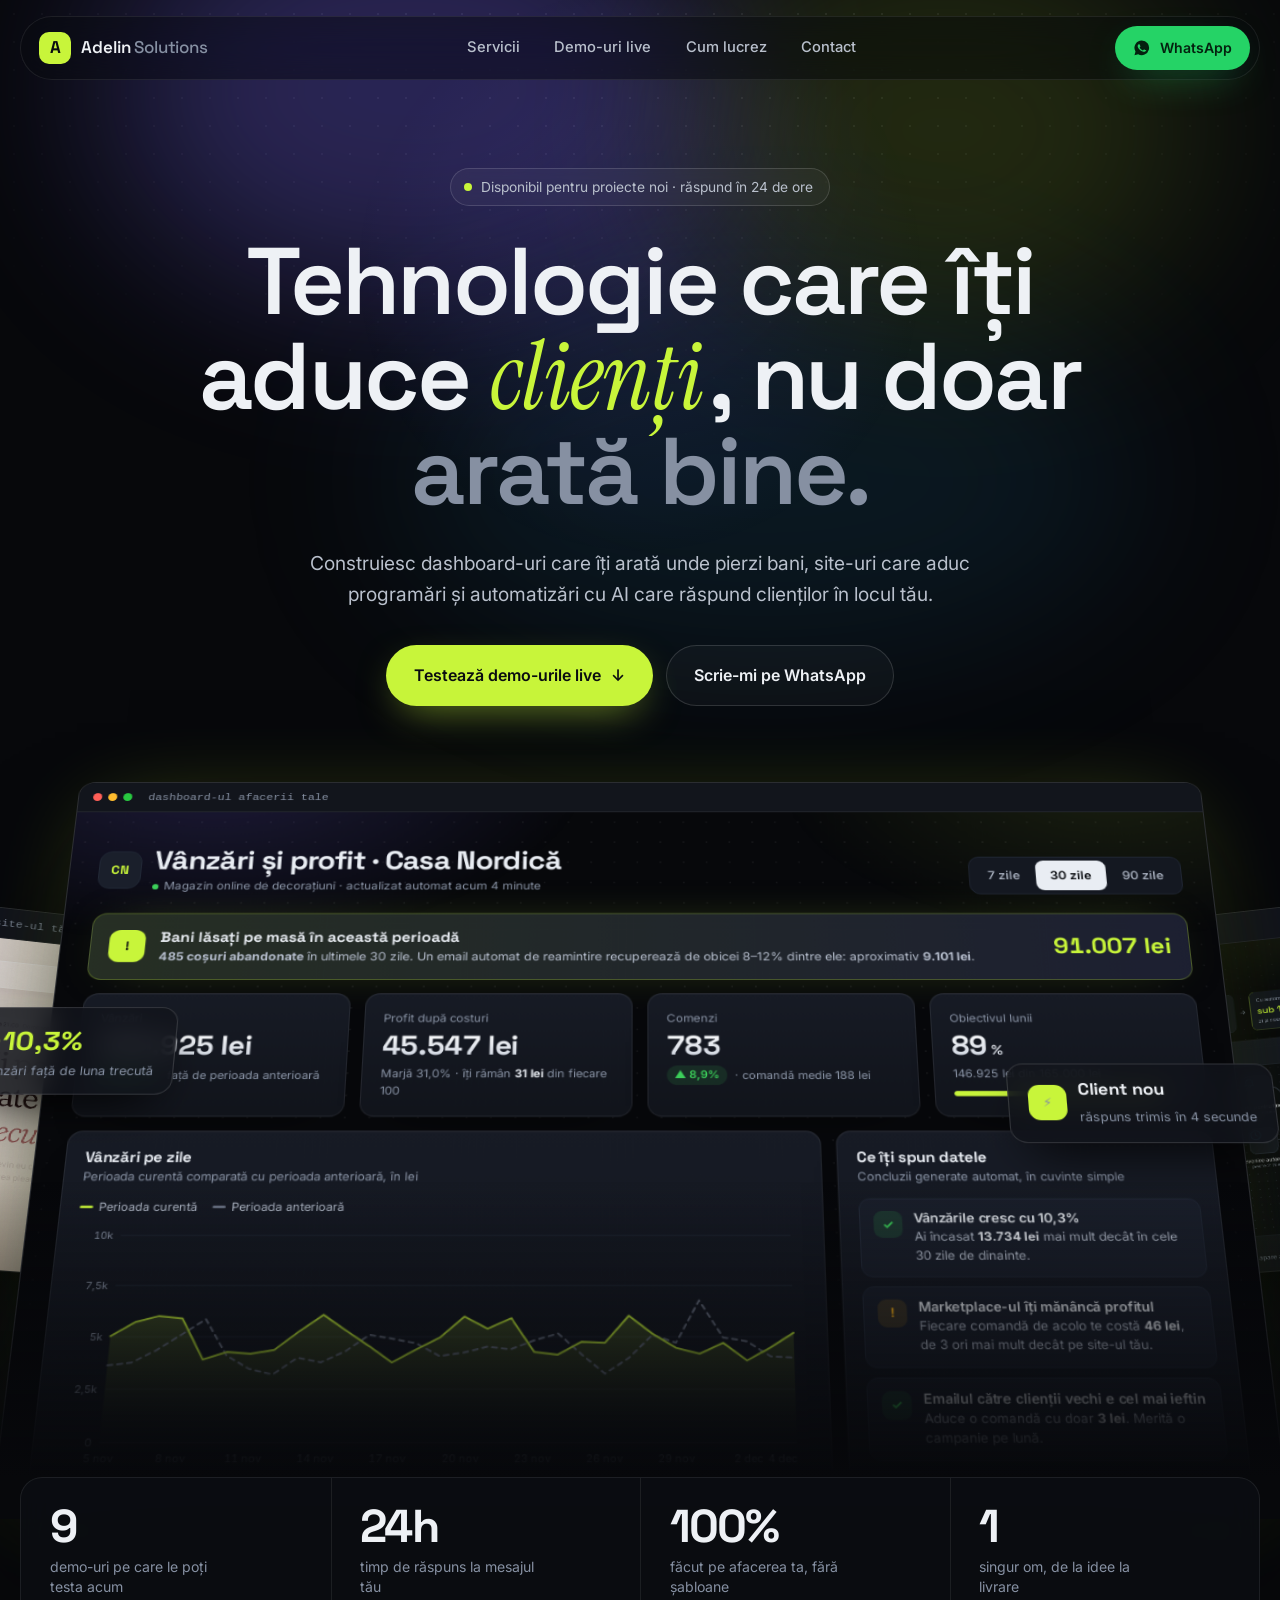
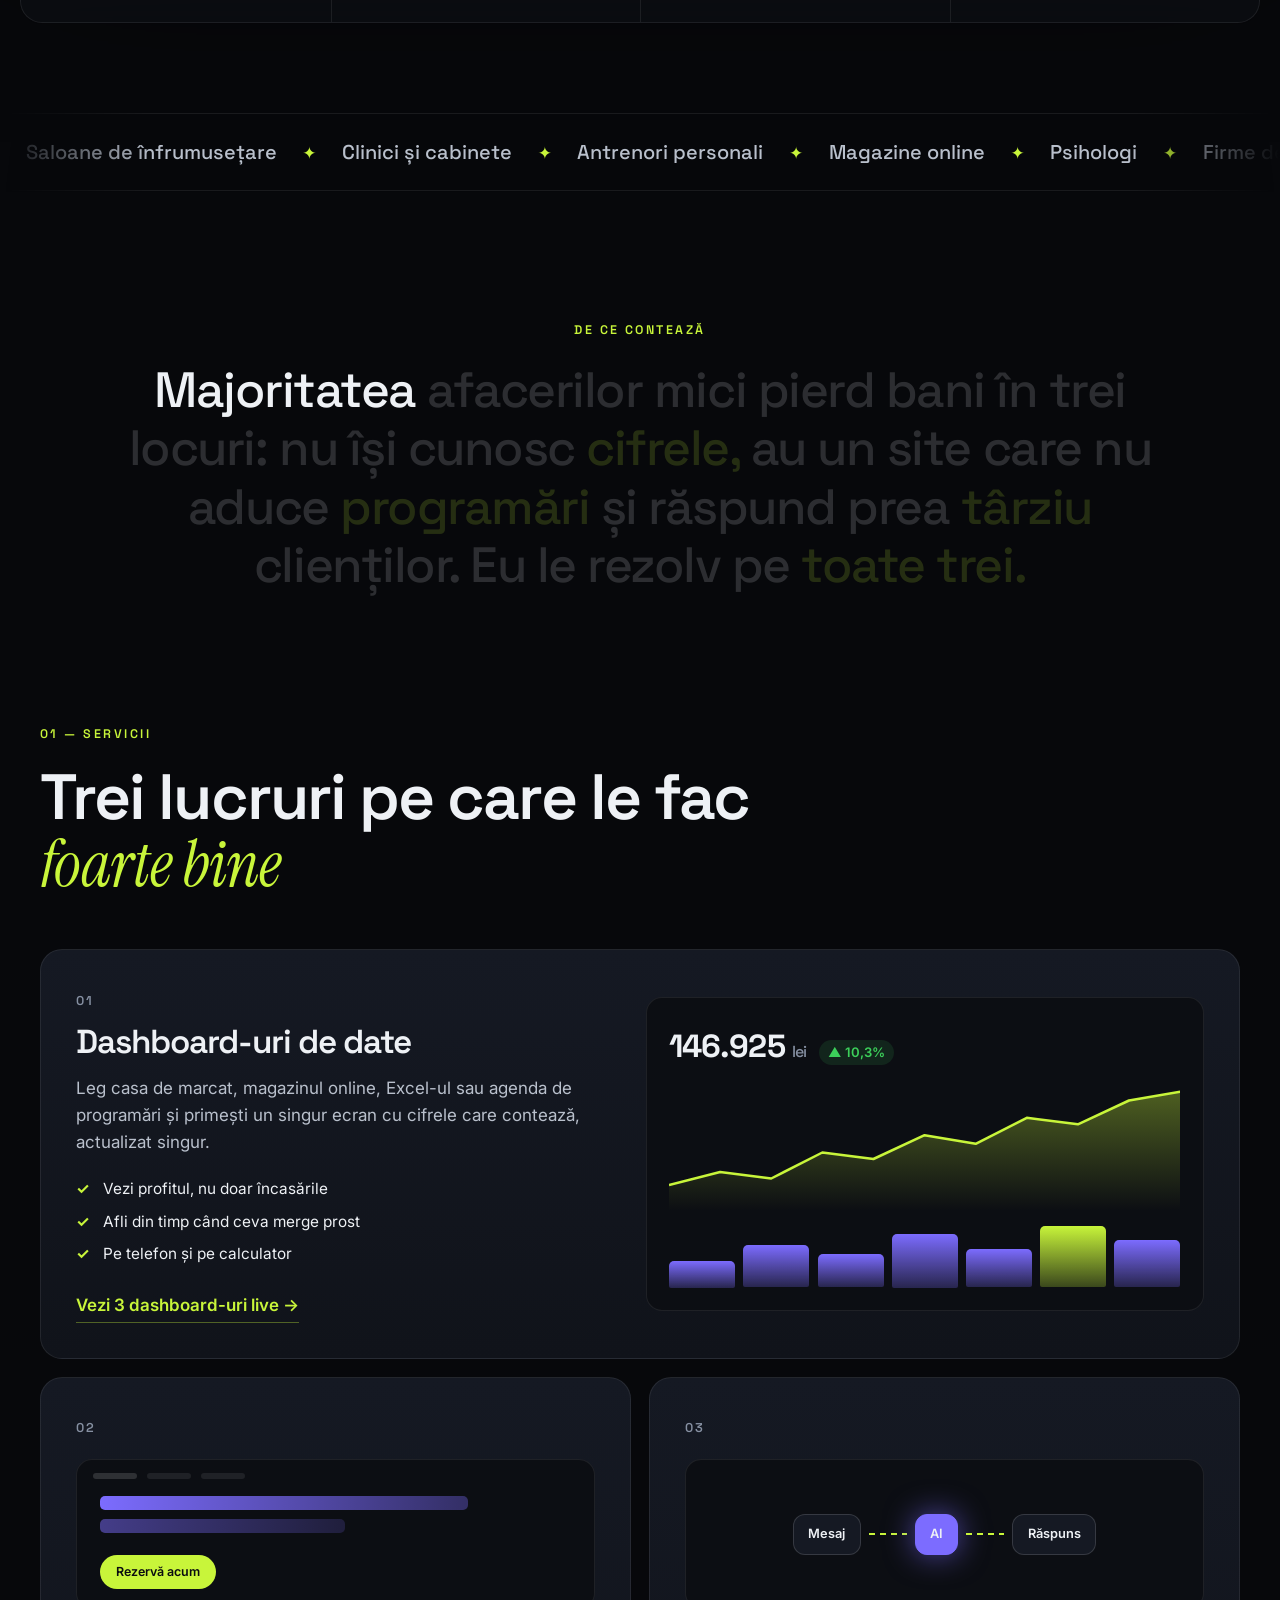
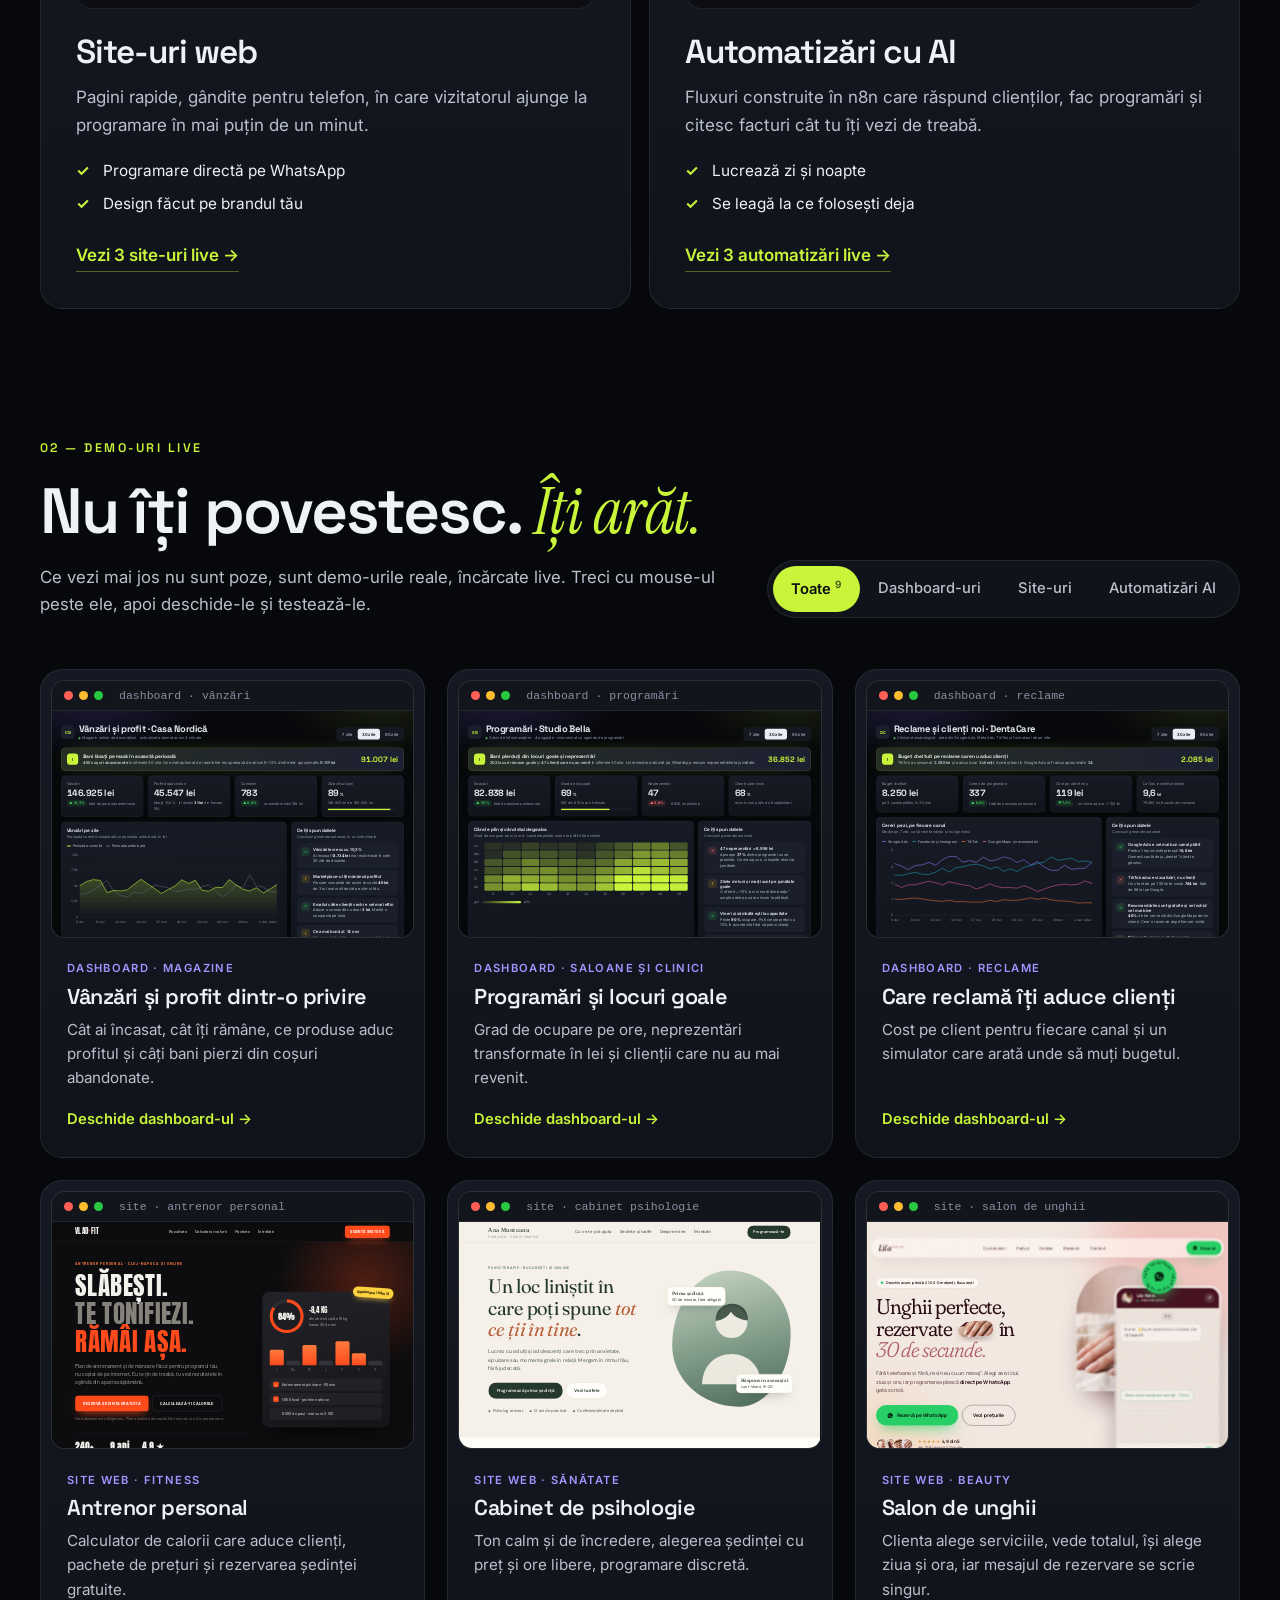
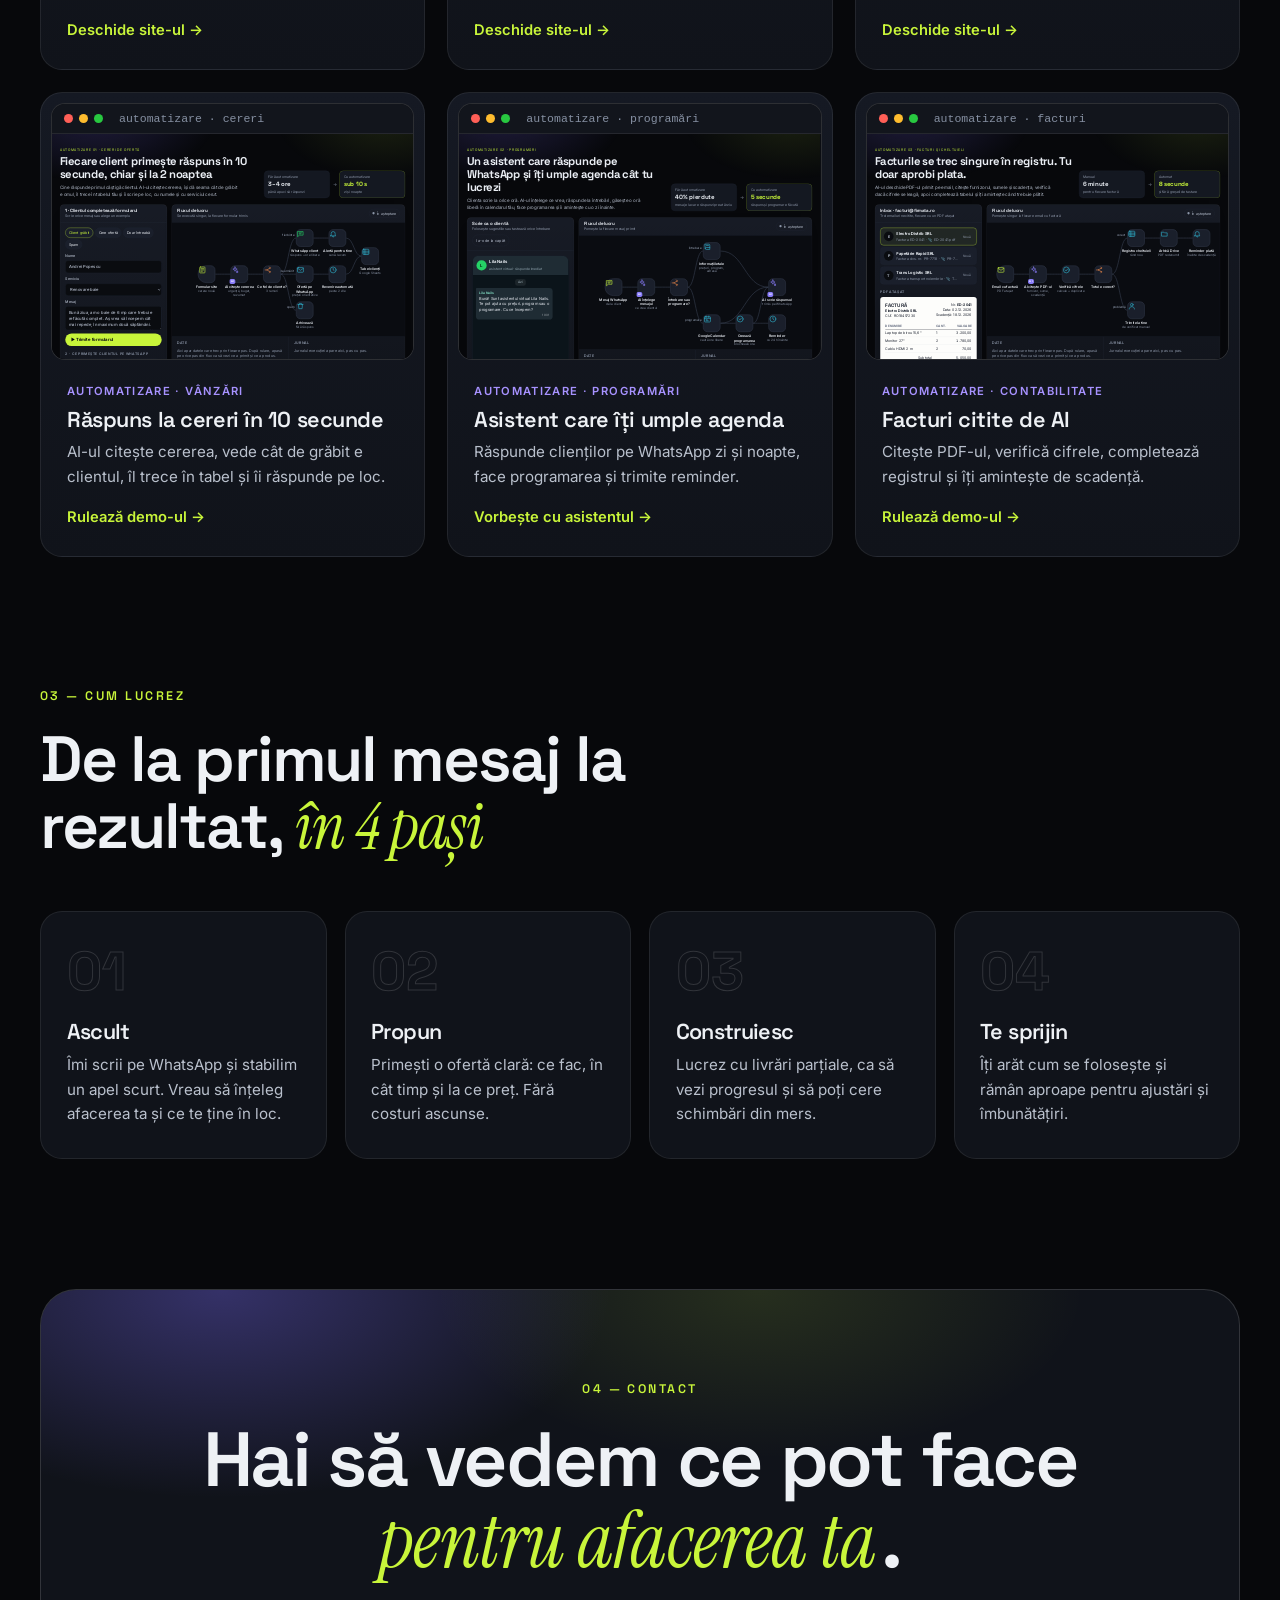
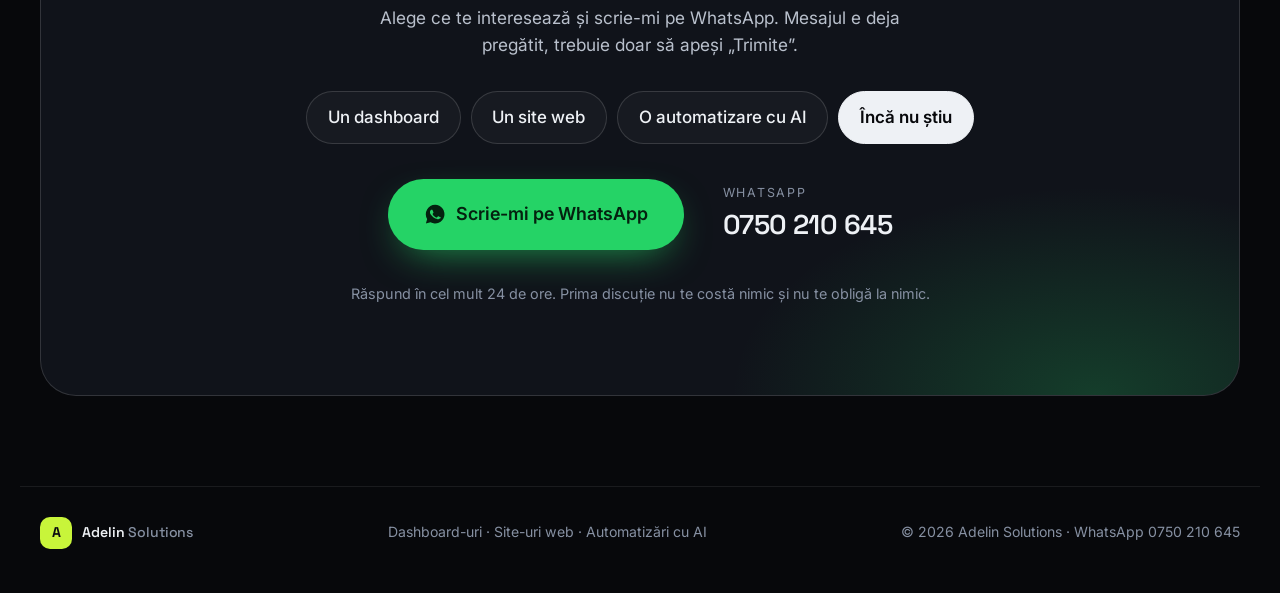
<file: index.html>
<!DOCTYPE html>
<html lang="ro">
<head>
  <meta charset="UTF-8">
  <meta name="viewport" content="width=device-width, initial-scale=1.0">
  <link rel="icon" href="favicon.svg" type="image/svg+xml">
  <title>Adelin Solutions · Dashboard-uri, site-uri web și automatizări cu AI</title>
  <meta name="description" content="Dashboard-uri care îți arată unde pierzi bani, site-uri care aduc programări și automatizări cu AI care răspund clienților în locul tău. Testează 9 demo-uri live.">
  <link rel="preconnect" href="https://fonts.googleapis.com">
  <link rel="preconnect" href="https://fonts.gstatic.com" crossorigin>
  <link href="https://fonts.googleapis.com/css2?family=Inter:wght@400;500;600&family=Space+Grotesk:wght@500;600;700&family=Instrument+Serif:ital@1&display=swap" rel="stylesheet">
  <link rel="stylesheet" href="css/styles.css">
</head>
<body>

  <svg width="0" height="0" style="position:absolute" aria-hidden="true">
    <symbol id="wa" viewBox="0 0 24 24"><path d="M12 2a10 10 0 0 0-8.600 15.100L2 22l5-1.300A10 10 0 1 0 12 2zm5.300 14.200c-.200.600-1.300 1.200-1.800 1.200-.500.100-1 .200-3.300-.700-2.800-1.100-4.500-3.900-4.700-4.100-.100-.200-1.100-1.500-1.100-2.800 0-1.300.700-2 1-2.300.200-.200.500-.300.700-.300h.500c.200 0 .400 0 .600.500l.900 2.100c.100.200.100.400 0 .600l-.400.600-.400.400c-.100.200-.300.300-.100.600.200.300.800 1.300 1.700 2.100 1.200 1 2.100 1.400 2.400 1.500.300.100.500.100.600-.100l.900-1.100c.200-.300.400-.200.700-.100l2 .900c.300.200.500.200.600.400 0 .100 0 .600-.200 1.100z"/></symbol>
  </svg>

  <div class="glow" aria-hidden="true"></div>

  <!-- Navigație -->
  <header class="nav" id="nav">
    <a href="#acasa" class="nav__brand"><span class="mark">A</span><span>Adelin <b>Solutions</b></span></a>
    <nav class="nav__links" aria-label="Secțiuni">
      <a href="#servicii">Servicii</a>
      <a href="#proiecte">Demo-uri live</a>
      <a href="#proces">Cum lucrez</a>
      <a href="#contact">Contact</a>
    </nav>
    <a class="btn btn--wa btn--sm" href="https://wa.me/40750210645" data-wa="Salut, Adelin! Am văzut site-ul tău și aș vrea să discutăm despre un proiect." target="_blank" rel="noopener"><svg aria-hidden="true"><use href="#wa"/></svg>WhatsApp</a>
  </header>

  <main>

    <!-- HERO -->
    <section class="hero" id="acasa">
      <div class="aurora" aria-hidden="true"><i></i><i></i><i></i></div>
      <div class="hero__copy">
        <p class="chip"><span class="chip__dot"></span>Disponibil pentru proiecte noi · răspund în 24 de ore</p>
        <h1 class="hero__title">
          <span class="line"><span>Tehnologie care îți</span></span>
          <span class="line"><span>aduce <em>clienți</em>, nu doar</span></span>
          <span class="line"><span>arată bine.</span></span>
        </h1>
        <p class="hero__lead">Construiesc dashboard-uri care îți arată unde pierzi bani, site-uri care aduc programări și automatizări cu AI care răspund clienților în locul tău.</p>
        <div class="hero__actions">
          <a href="#proiecte" class="btn btn--primary btn--lg">Testează demo-urile live <span aria-hidden="true">↓</span></a>
          <a class="btn btn--ghost btn--lg" href="https://wa.me/40750210645" data-wa="Salut, Adelin! Am văzut site-ul tău și aș vrea să discutăm despre un proiect." target="_blank" rel="noopener">Scrie-mi pe WhatsApp</a>
        </div>
      </div>

      <!-- Scenă cu demo-uri reale, încărcate live -->
      <div class="stage" id="stage" aria-hidden="true">
        <div class="stage__tilt">
          <div class="win win--left"><div class="win__bar"><i></i><i></i><i></i><span>site-ul tău</span></div><div class="pv" data-src="demos/salon/index.html" data-eager></div></div>
          <div class="win win--right"><div class="win__bar"><i></i><i></i><i></i><span>automatizare cu AI</span></div><div class="pv" data-src="automatizari/lead-uri.html" data-eager></div></div>
          <div class="win win--main"><div class="win__bar"><i></i><i></i><i></i><span>dashboard-ul afacerii tale</span></div><div class="pv" data-src="dashboards/vanzari.html" data-eager></div></div>
          <div class="float float--a"><b>+10,3%</b><span>vânzări față de luna trecută</span></div>
          <div class="float float--b"><span class="float__ic">⚡</span><div><b>Client nou</b><span>răspuns trimis în 4 secunde</span></div></div>
        </div>
      </div>

      <ul class="stats">
        <li><strong data-count="9">0</strong><span>demo-uri pe care le poți testa acum</span></li>
        <li><strong data-count="24" data-suffix="h">0</strong><span>timp de răspuns la mesajul tău</span></li>
        <li><strong data-count="100" data-suffix="%">0</strong><span>făcut pe afacerea ta, fără șabloane</span></li>
        <li><strong data-count="1">0</strong><span>singur om, de la idee la livrare</span></li>
      </ul>
    </section>

    <!-- Bandă cu domenii -->
    <div class="marquee" aria-hidden="true">
      <div class="marquee__track">
        <span>Saloane de înfrumusețare</span><i>✦</i><span>Clinici și cabinete</span><i>✦</i><span>Antrenori personali</span><i>✦</i><span>Magazine online</span><i>✦</i><span>Psihologi</span><i>✦</i><span>Firme de servicii</span><i>✦</i><span>Restaurante</span><i>✦</i>
        <span>Saloane de înfrumusețare</span><i>✦</i><span>Clinici și cabinete</span><i>✦</i><span>Antrenori personali</span><i>✦</i><span>Magazine online</span><i>✦</i><span>Psihologi</span><i>✦</i><span>Firme de servicii</span><i>✦</i><span>Restaurante</span><i>✦</i>
      </div>
    </div>

    <!-- Problema -->
    <section class="section manifest">
      <p class="eyebrow">De ce contează</p>
      <p class="manifest__text" id="manifest">Majoritatea afacerilor mici pierd bani în trei locuri: nu își cunosc cifrele, au un site care nu aduce programări și răspund prea târziu clienților. Eu le rezolv pe toate trei.</p>
    </section>

    <!-- SERVICII -->
    <section class="section" id="servicii">
      <header class="section__head">
        <p class="eyebrow">01 — Servicii</p>
        <h2 class="section__title">Trei lucruri pe care le fac <em>foarte bine</em></h2>
      </header>

      <div class="bento">
        <article class="tile tile--wide reveal" data-spot>
          <div class="tile__text">
            <span class="tile__n">01</span>
            <h3>Dashboard-uri de date</h3>
            <p>Leg casa de marcat, magazinul online, Excel-ul sau agenda de programări și primești un singur ecran cu cifrele care contează, actualizat singur.</p>
            <ul class="ticks"><li>Vezi profitul, nu doar încasările</li><li>Afli din timp când ceva merge prost</li><li>Pe telefon și pe calculator</li></ul>
            <a href="#proiecte" class="link" data-tab="dashboard">Vezi 3 dashboard-uri live →</a>
          </div>
          <div class="art art--chart" aria-hidden="true">
            <div class="art__kpis"><b>146.925 <small>lei</small></b><span>▲ 10,3%</span></div>
            <svg viewBox="0 0 320 120" preserveAspectRatio="none"><defs><linearGradient id="ga" x1="0" x2="0" y1="0" y2="1"><stop offset="0" stop-color="#c8f53a" stop-opacity=".35"/><stop offset="1" stop-color="#c8f53a" stop-opacity="0"/></linearGradient></defs><path d="M0,96 L32,84 L64,90 L96,66 L128,72 L160,50 L192,58 L224,34 L256,40 L288,18 L320,10 L320,120 L0,120Z" fill="url(#ga)"/><path class="art__line" d="M0,96 L32,84 L64,90 L96,66 L128,72 L160,50 L192,58 L224,34 L256,40 L288,18 L320,10" fill="none" stroke="#c8f53a" stroke-width="2.500" stroke-linejoin="round" vector-effect="non-scaling-stroke"/></svg>
            <div class="art__bars"><i style="--h:42%"></i><i style="--h:66%"></i><i style="--h:52%"></i><i style="--h:84%"></i><i style="--h:60%"></i><i style="--h:96%"></i><i style="--h:74%"></i></div>
          </div>
        </article>

        <article class="tile reveal" data-spot>
          <span class="tile__n">02</span>
          <div class="art art--site" aria-hidden="true"><span></span><b></b><b class="s"></b><em>Rezervă acum</em></div>
          <h3>Site-uri web</h3>
          <p>Pagini rapide, gândite pentru telefon, în care vizitatorul ajunge la programare în mai puțin de un minut.</p>
          <ul class="ticks"><li>Programare directă pe WhatsApp</li><li>Design făcut pe brandul tău</li></ul>
          <a href="#proiecte" class="link" data-tab="web">Vezi 3 site-uri live →</a>
        </article>

        <article class="tile reveal" data-spot>
          <span class="tile__n">03</span>
          <div class="art art--flow" aria-hidden="true"><span>Mesaj</span><i></i><span class="ai">AI</span><i></i><span>Răspuns</span></div>
          <h3>Automatizări cu AI</h3>
          <p>Fluxuri construite în n8n care răspund clienților, fac programări și citesc facturi cât tu îți vezi de treabă.</p>
          <ul class="ticks"><li>Lucrează zi și noapte</li><li>Se leagă la ce folosești deja</li></ul>
          <a href="#proiecte" class="link" data-tab="auto">Vezi 3 automatizări live →</a>
        </article>
      </div>
    </section>

    <!-- DEMO-URI -->
    <section class="section" id="proiecte">
      <span id="dashboarduri" class="anchor"></span><span id="site-uri" class="anchor"></span><span id="automatizari" class="anchor"></span>
      <header class="section__head section__head--row">
        <div>
          <p class="eyebrow">02 — Demo-uri live</p>
          <h2 class="section__title">Nu îți povestesc. <em>Îți arăt.</em></h2>
          <p class="section__sub">Ce vezi mai jos nu sunt poze, sunt demo-urile reale, încărcate live. Treci cu mouse-ul peste ele, apoi deschide-le și testează-le.</p>
        </div>
        <div class="tabs" role="tablist" id="tabs">
          <span class="tabs__pill" aria-hidden="true"></span>
          <button role="tab" aria-selected="true" data-filter="all">Toate <sup>9</sup></button>
          <button role="tab" aria-selected="false" data-filter="dashboard">Dashboard-uri</button>
          <button role="tab" aria-selected="false" data-filter="web">Site-uri</button>
          <button role="tab" aria-selected="false" data-filter="auto">Automatizări AI</button>
        </div>
      </header>

      <div class="demos" id="demos">
        <article class="demo reveal" data-cat="dashboard">
          <div class="win"><div class="win__bar"><i></i><i></i><i></i><span>dashboard · vânzări</span></div><div class="pv" data-src="dashboards/vanzari.html"></div></div>
          <div class="demo__body"><span class="tag">Dashboard · Magazine</span><h3><a href="dashboards/vanzari.html">Vânzări și profit dintr-o privire</a></h3><p>Cât ai încasat, cât îți rămâne, ce produse aduc profitul și câți bani pierzi din coșuri abandonate.</p><span class="go">Deschide dashboard-ul <i>→</i></span></div>
        </article>
        <article class="demo reveal" data-cat="dashboard">
          <div class="win"><div class="win__bar"><i></i><i></i><i></i><span>dashboard · programări</span></div><div class="pv" data-src="dashboards/programari.html"></div></div>
          <div class="demo__body"><span class="tag">Dashboard · Saloane și clinici</span><h3><a href="dashboards/programari.html">Programări și locuri goale</a></h3><p>Grad de ocupare pe ore, neprezentări transformate în lei și clienții care nu au mai revenit.</p><span class="go">Deschide dashboard-ul <i>→</i></span></div>
        </article>
        <article class="demo reveal" data-cat="dashboard">
          <div class="win"><div class="win__bar"><i></i><i></i><i></i><span>dashboard · reclame</span></div><div class="pv" data-src="dashboards/marketing.html"></div></div>
          <div class="demo__body"><span class="tag">Dashboard · Reclame</span><h3><a href="dashboards/marketing.html">Care reclamă îți aduce clienți</a></h3><p>Cost pe client pentru fiecare canal și un simulator care arată unde să muți bugetul.</p><span class="go">Deschide dashboard-ul <i>→</i></span></div>
        </article>

        <article class="demo reveal" data-cat="web">
          <div class="win"><div class="win__bar"><i></i><i></i><i></i><span>site · antrenor personal</span></div><div class="pv" data-src="demos/antrenor/index.html"></div></div>
          <div class="demo__body"><span class="tag">Site web · Fitness</span><h3><a href="demos/antrenor/index.html">Antrenor personal</a></h3><p>Calculator de calorii care aduce clienți, pachete de prețuri și rezervarea ședinței gratuite.</p><span class="go">Deschide site-ul <i>→</i></span></div>
        </article>
        <article class="demo reveal" data-cat="web">
          <div class="win"><div class="win__bar"><i></i><i></i><i></i><span>site · cabinet psihologie</span></div><div class="pv" data-src="demos/psiholog/index.html"></div></div>
          <div class="demo__body"><span class="tag">Site web · Sănătate</span><h3><a href="demos/psiholog/index.html">Cabinet de psihologie</a></h3><p>Ton calm și de încredere, alegerea ședinței cu preț și ore libere, programare discretă.</p><span class="go">Deschide site-ul <i>→</i></span></div>
        </article>
        <article class="demo reveal" data-cat="web">
          <div class="win"><div class="win__bar"><i></i><i></i><i></i><span>site · salon de unghii</span></div><div class="pv" data-src="demos/salon/index.html"></div></div>
          <div class="demo__body"><span class="tag">Site web · Beauty</span><h3><a href="demos/salon/index.html">Salon de unghii</a></h3><p>Clienta alege serviciile, vede totalul, își alege ziua și ora, iar mesajul de rezervare se scrie singur.</p><span class="go">Deschide site-ul <i>→</i></span></div>
        </article>

        <article class="demo reveal" data-cat="auto">
          <div class="win"><div class="win__bar"><i></i><i></i><i></i><span>automatizare · cereri</span></div><div class="pv" data-src="automatizari/lead-uri.html"></div></div>
          <div class="demo__body"><span class="tag">Automatizare · Vânzări</span><h3><a href="automatizari/lead-uri.html">Răspuns la cereri în 10 secunde</a></h3><p>AI-ul citește cererea, vede cât de grăbit e clientul, îl trece în tabel și îi răspunde pe loc.</p><span class="go">Rulează demo-ul <i>→</i></span></div>
        </article>
        <article class="demo reveal" data-cat="auto">
          <div class="win"><div class="win__bar"><i></i><i></i><i></i><span>automatizare · programări</span></div><div class="pv" data-src="automatizari/asistent-programari.html"></div></div>
          <div class="demo__body"><span class="tag">Automatizare · Programări</span><h3><a href="automatizari/asistent-programari.html">Asistent care îți umple agenda</a></h3><p>Răspunde clienților pe WhatsApp zi și noapte, face programarea și trimite reminder.</p><span class="go">Vorbește cu asistentul <i>→</i></span></div>
        </article>
        <article class="demo reveal" data-cat="auto">
          <div class="win"><div class="win__bar"><i></i><i></i><i></i><span>automatizare · facturi</span></div><div class="pv" data-src="automatizari/facturi.html"></div></div>
          <div class="demo__body"><span class="tag">Automatizare · Contabilitate</span><h3><a href="automatizari/facturi.html">Facturi citite de AI</a></h3><p>Citește PDF-ul, verifică cifrele, completează registrul și îți amintește de scadență.</p><span class="go">Rulează demo-ul <i>→</i></span></div>
        </article>
      </div>
    </section>

    <!-- PROCES -->
    <section class="section" id="proces">
      <header class="section__head">
        <p class="eyebrow">03 — Cum lucrez</p>
        <h2 class="section__title">De la primul mesaj la rezultat, <em>în 4 pași</em></h2>
      </header>
      <ol class="steps">
        <li class="reveal"><span>01</span><h3>Ascult</h3><p>Îmi scrii pe WhatsApp și stabilim un apel scurt. Vreau să înțeleg afacerea ta și ce te ține în loc.</p></li>
        <li class="reveal"><span>02</span><h3>Propun</h3><p>Primești o ofertă clară: ce fac, în cât timp și la ce preț. Fără costuri ascunse.</p></li>
        <li class="reveal"><span>03</span><h3>Construiesc</h3><p>Lucrez cu livrări parțiale, ca să vezi progresul și să poți cere schimbări din mers.</p></li>
        <li class="reveal"><span>04</span><h3>Te sprijin</h3><p>Îți arăt cum se folosește și rămân aproape pentru ajustări și îmbunătățiri.</p></li>
      </ol>
    </section>

    <!-- CONTACT -->
    <section class="section" id="contact">
      <div class="cta reveal">
        <div class="cta__aurora" aria-hidden="true"></div>
        <p class="eyebrow">04 — Contact</p>
        <h2 class="cta__title">Hai să vedem ce pot face <em>pentru afacerea ta</em>.</h2>
        <p class="cta__lead">Alege ce te interesează și scrie-mi pe WhatsApp. Mesajul e deja pregătit, trebuie doar să apeși „Trimite”.</p>
        <div class="choices" id="choices" role="group" aria-label="Ce te interesează">
          <button type="button" aria-pressed="false" data-msg="un dashboard pentru afacerea mea">Un dashboard</button>
          <button type="button" aria-pressed="false" data-msg="un site web">Un site web</button>
          <button type="button" aria-pressed="false" data-msg="o automatizare cu AI">O automatizare cu AI</button>
          <button type="button" aria-pressed="true" data-msg="">Încă nu știu</button>
        </div>
        <div class="cta__actions">
          <a class="btn btn--wa btn--xl" id="wa-main" href="https://wa.me/40750210645" target="_blank" rel="noopener"><svg aria-hidden="true"><use href="#wa"/></svg>Scrie-mi pe WhatsApp</a>
          <p class="cta__phone"><span>WhatsApp</span><a id="wa-num" href="https://wa.me/40750210645" target="_blank" rel="noopener">0750 210 645</a></p>
        </div>
        <p class="cta__note">Răspund în cel mult 24 de ore. Prima discuție nu te costă nimic și nu te obligă la nimic.</p>
      </div>
    </section>
  </main>

  <footer class="footer">
    <a href="#acasa" class="nav__brand"><span class="mark">A</span><span>Adelin <b>Solutions</b></span></a>
    <p>Dashboard-uri · Site-uri web · Automatizări cu AI</p>
    <p>© <span id="year"></span> Adelin Solutions · WhatsApp <a href="https://wa.me/40750210645" target="_blank" rel="noopener">0750 210 645</a></p>
  </footer>

  <a class="fab" href="https://wa.me/40750210645" data-wa="Salut, Adelin! Am văzut site-ul tău și aș vrea să discutăm despre un proiect." target="_blank" rel="noopener" aria-label="Scrie-mi pe WhatsApp"><svg aria-hidden="true"><use href="#wa"/></svg></a>

  <script src="js/main.js"></script>
</body>
</html>
</file>
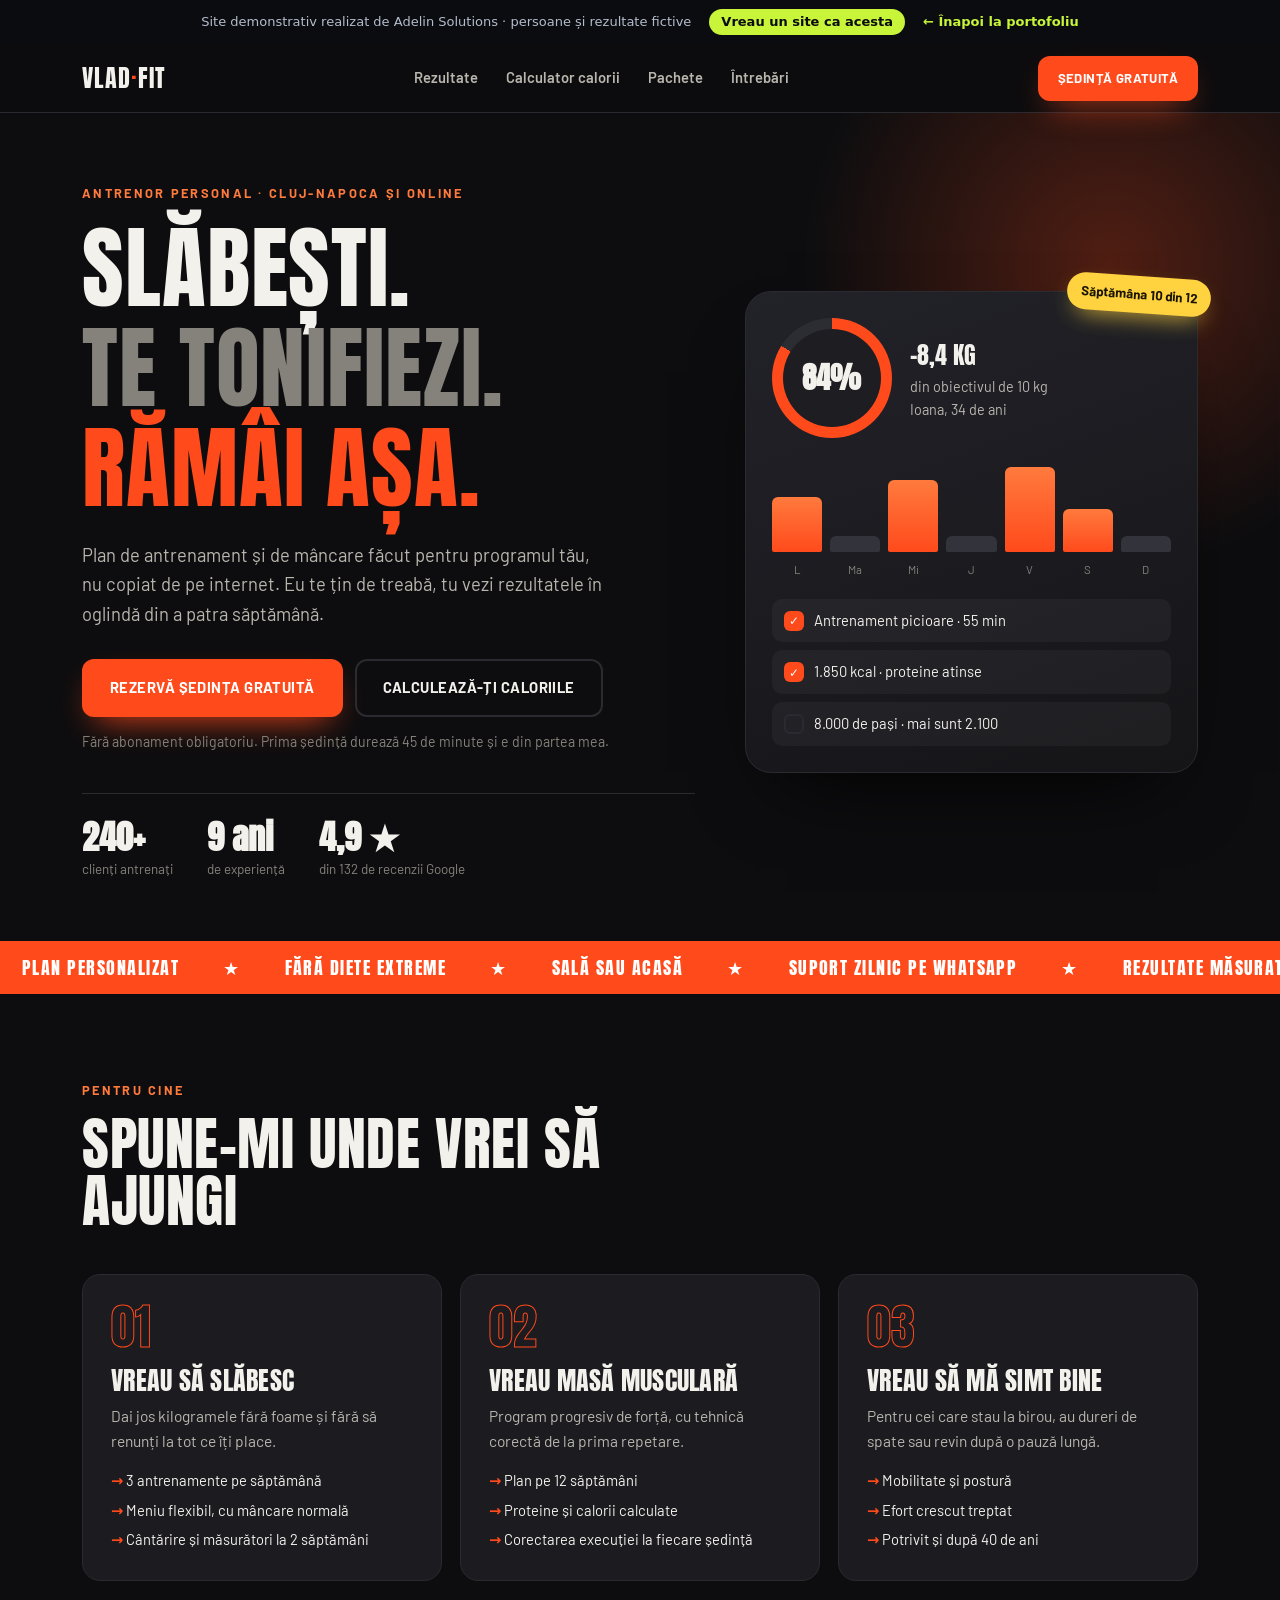
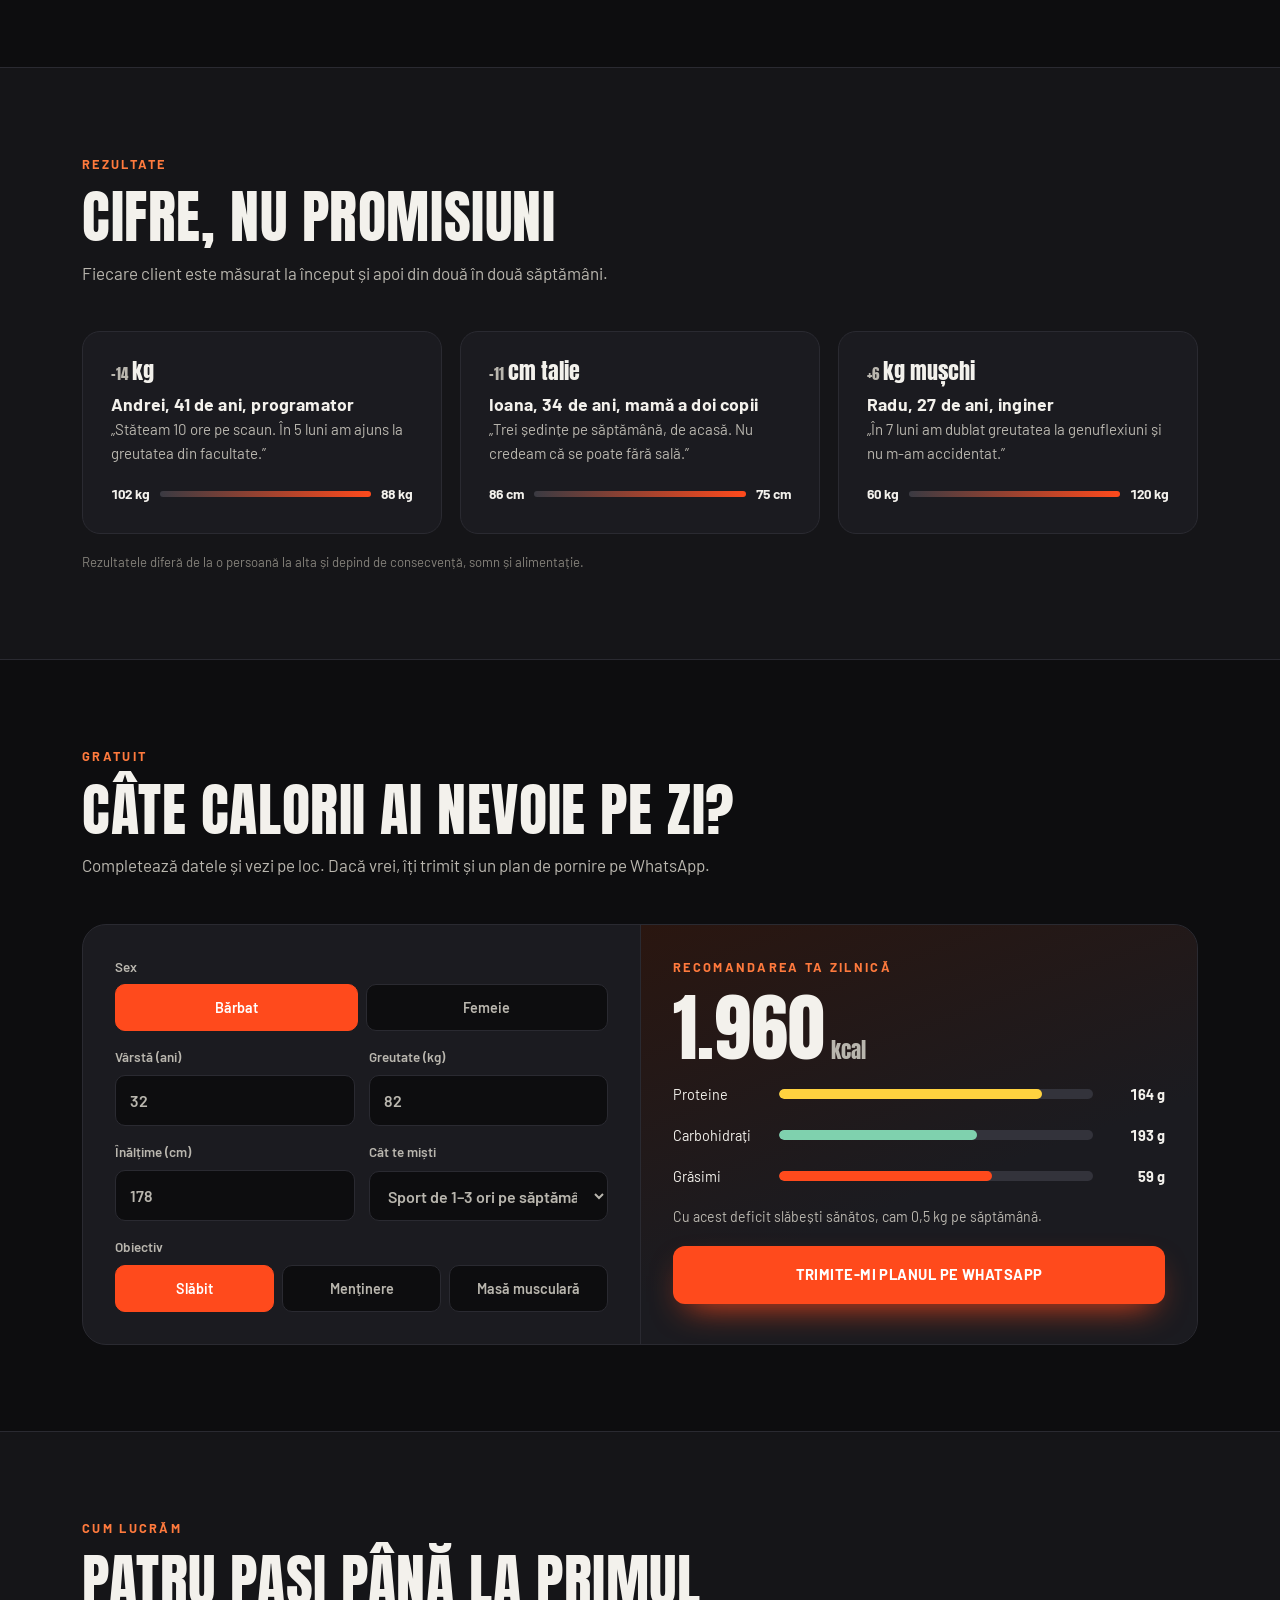
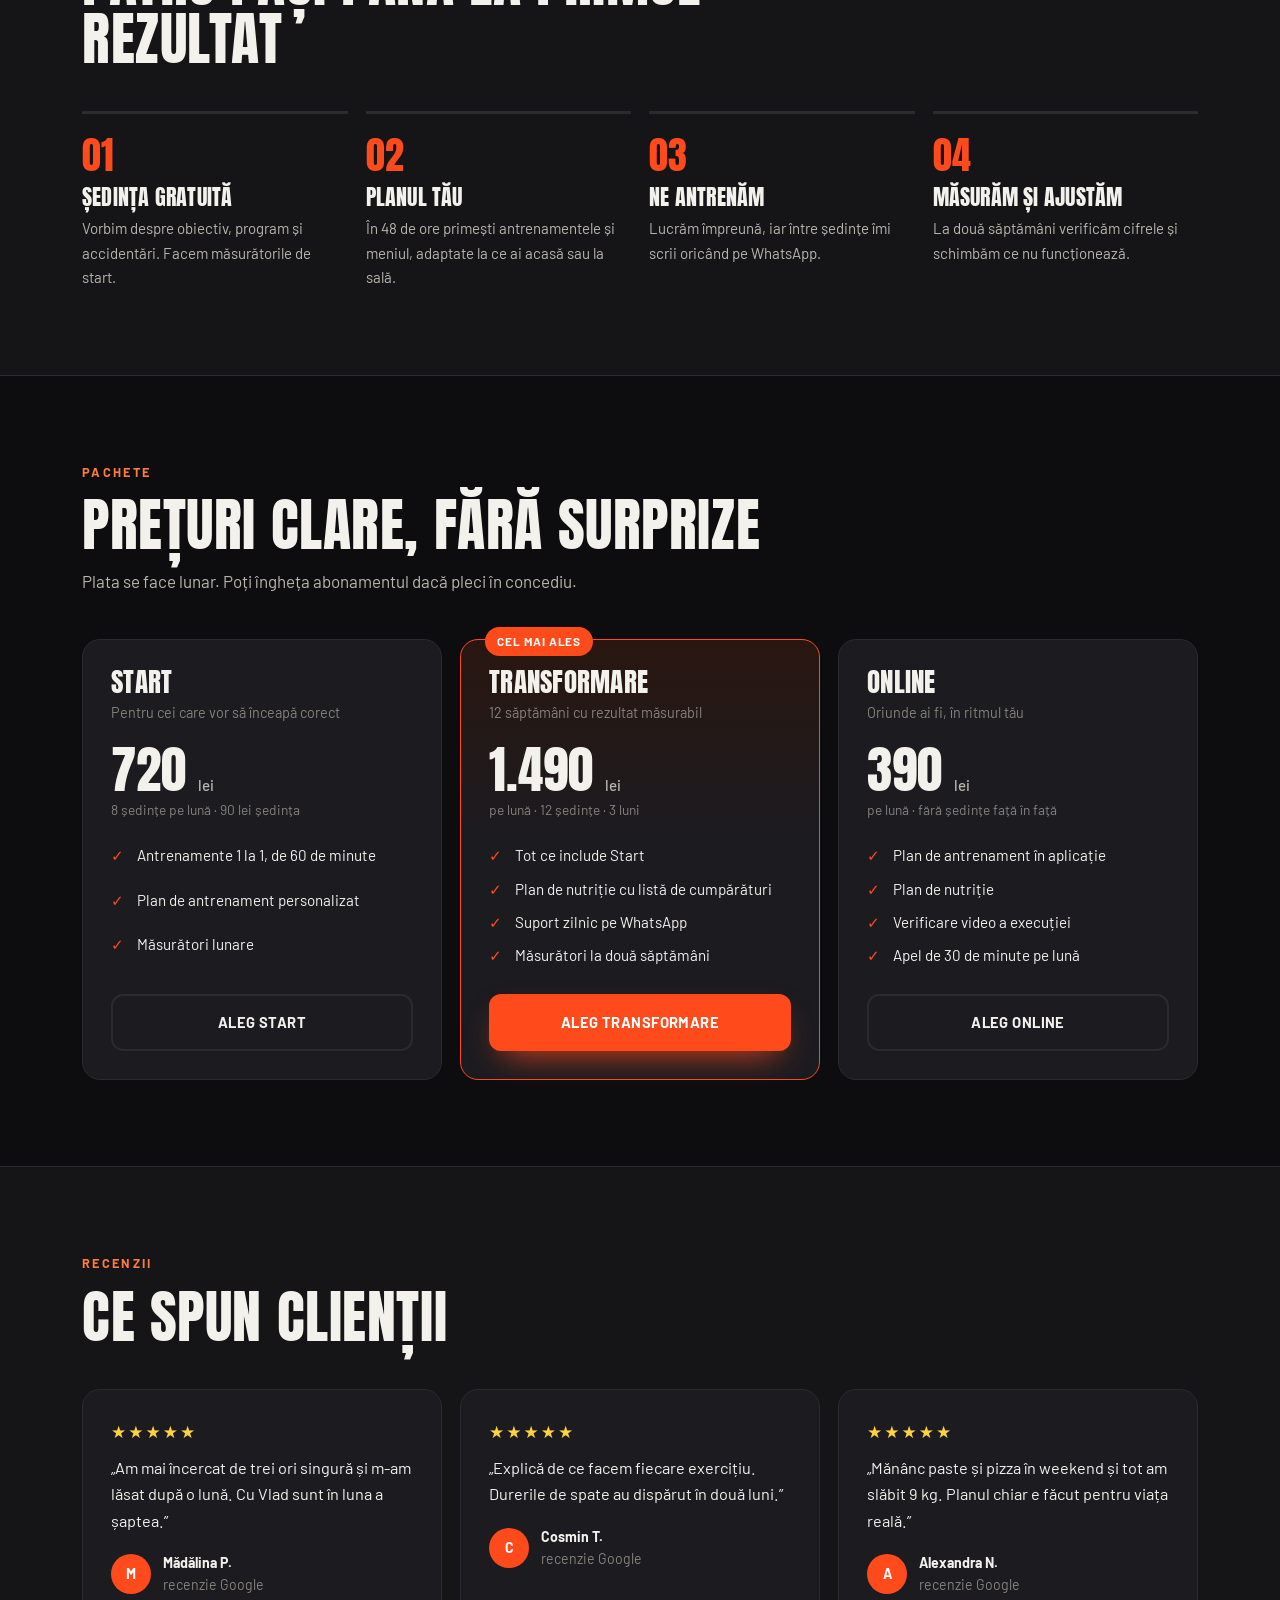
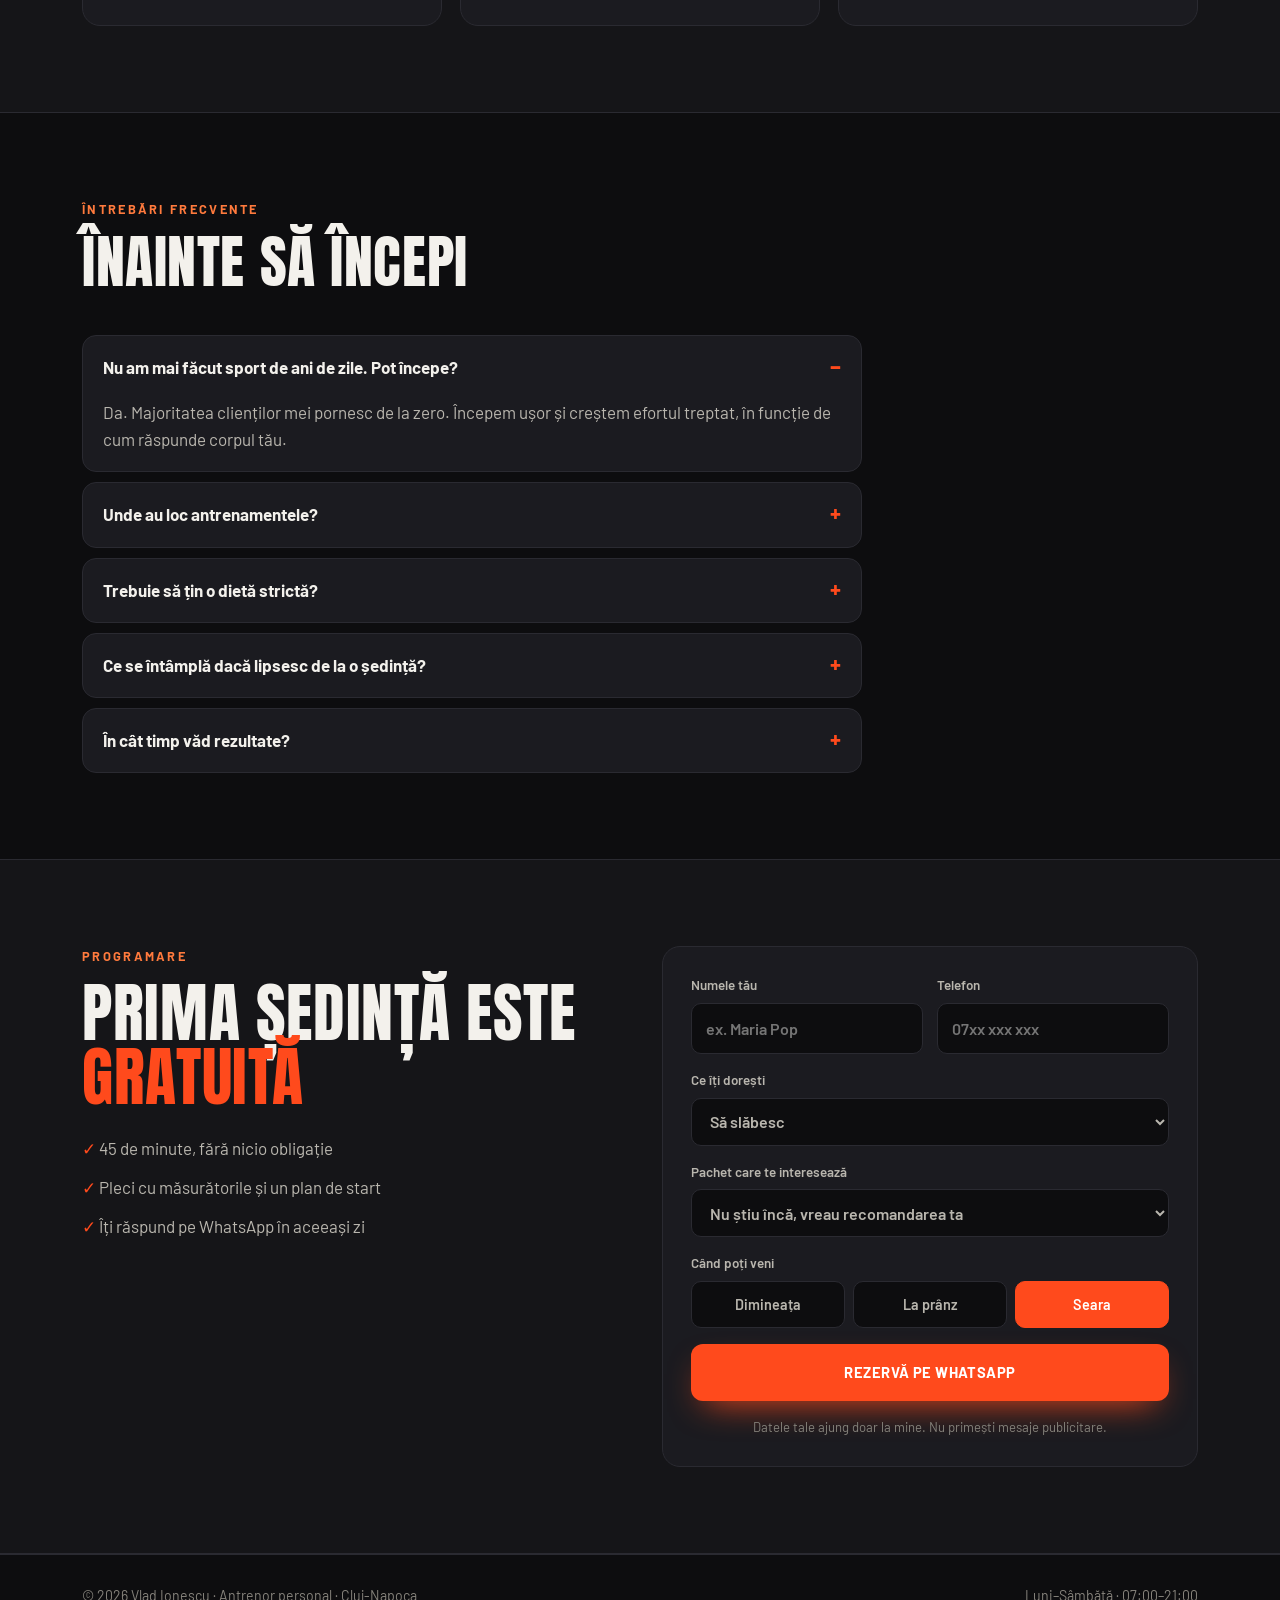
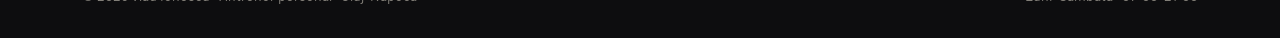
<file: demos/antrenor/index.html>
<!DOCTYPE html>
<html lang="ro">
<head>
  <meta charset="UTF-8">
  <meta name="viewport" content="width=device-width, initial-scale=1.0">
  <link rel="icon" href="data:,">
  <title>Vlad Ionescu · Antrenor personal în Cluj-Napoca și online</title>
  <meta name="description" content="Antrenor personal în Cluj-Napoca. Slăbește și tonifiază-te cu un plan făcut pentru tine: antrenamente, nutriție și cineva care te ține de program. Prima ședință este gratuită.">
  <link rel="preconnect" href="https://fonts.googleapis.com">
  <link rel="preconnect" href="https://fonts.gstatic.com" crossorigin>
  <link href="https://fonts.googleapis.com/css2?family=Anton&family=Barlow:wght@400;500;600;700&display=swap" rel="stylesheet">
  <link rel="stylesheet" href="../demo.css">
  <style>
    :root {
      --bg: #0d0d0f; --bg-2: #151518; --card: #1b1b20; --line: #2a2a31;
      --ink: #f3f1ec; --ink-2: #b9b6ae; --mute: #85827b;
      --fire: #ff4a1c; --fire-2: #ff7a3d; --gold: #ffd23f; --wa: #25d366;
      --head: "Anton", Impact, sans-serif; --body: "Barlow", system-ui, sans-serif;
      --r: 18px;
    }
    *, *::before, *::after { box-sizing: border-box; }
    html { scroll-behavior: smooth; scroll-padding-top: 80px; }
    body { margin: 0; background: var(--bg); color: var(--ink); font: 400 17px/1.6 var(--body); -webkit-font-smoothing: antialiased; overflow-x: hidden; }
    a { color: inherit; text-decoration: none; }
    h1, h2, h3 { font-family: var(--head); font-weight: 400; text-transform: uppercase; line-height: 1; margin: 0; letter-spacing: .01em; }
    p { margin: 0; } ul, ol { margin: 0; padding: 0; list-style: none; }
    button, input, select { font: inherit; color: inherit; }
    .c { max-width: 1160px; margin: 0 auto; padding: 0 22px; }
    .fire { color: var(--fire); }
    .eyebrow { font-weight: 700; font-size: .8rem; letter-spacing: .18em; text-transform: uppercase; color: var(--fire-2); margin-bottom: 14px; display: block; }
    .btn { display: inline-flex; align-items: center; justify-content: center; gap: 10px; padding: 15px 26px; border-radius: 12px; font-weight: 700; letter-spacing: .03em; text-transform: uppercase; font-size: .92rem; border: 2px solid transparent; cursor: pointer; transition: transform .2s, background .2s, border-color .2s; }
    .btn:hover { transform: translateY(-2px); }
    .btn--fire { background: var(--fire); color: #fff; box-shadow: 0 14px 34px -14px var(--fire); }
    .btn--fire:hover { background: #ff5c33; }
    .btn--line { border-color: var(--line); }
    .btn--line:hover { border-color: var(--ink); }
    .btn--block { width: 100%; }

    /* Nav */
    .nav { position: sticky; top: 0; z-index: 50; background: rgba(13,13,15,.88); backdrop-filter: blur(12px); border-bottom: 1px solid var(--line); }
    .nav .c { display: flex; align-items: center; justify-content: space-between; height: 68px; gap: 20px; }
    .logo { font-family: var(--head); font-size: 1.5rem; letter-spacing: .04em; }
    .logo span { color: var(--fire); }
    .nav__links { display: flex; gap: 28px; font-weight: 600; font-size: .92rem; color: var(--ink-2); }
    .nav__links a:hover { color: var(--ink); }
    .nav .btn { padding: 10px 18px; font-size: .82rem; }
    .burger { display: none; width: 44px; height: 44px; border-radius: 10px; border: 1px solid var(--line); background: var(--card); cursor: pointer; }
    .burger::before { content: ""; display: block; width: 18px; height: 2px; margin: 0 auto; background: var(--ink); box-shadow: 0 6px 0 var(--ink), 0 -6px 0 var(--ink); }

    /* Hero */
    .hero { position: relative; padding: 70px 0 60px; overflow: hidden; }
    .hero::before { content: ""; position: absolute; width: 700px; height: 700px; right: -180px; top: -200px; background: radial-gradient(circle, rgba(255,74,28,.28), transparent 62%); pointer-events: none; }
    .hero .c { display: grid; grid-template-columns: 1.15fr .85fr; gap: 50px; align-items: center; position: relative; }
    .hero h1 { font-size: clamp(3rem, 7vw, 5.6rem); line-height: 1.12; }
    .hero h1 span, .hero h1 em { display: block; }
    .hero h1 em { font-style: normal; color: var(--mute); }
    .hero__lead { color: var(--ink-2); font-size: 1.15rem; max-width: 520px; margin: 22px 0 30px; }
    .hero__cta { display: flex; gap: 12px; flex-wrap: wrap; }
    .hero__note { margin-top: 14px; font-size: .88rem; color: var(--mute); }
    .trust { display: flex; gap: 34px; flex-wrap: wrap; margin-top: 40px; padding-top: 26px; border-top: 1px solid var(--line); }
    .trust b { display: block; font-family: var(--head); font-size: 2.1rem; line-height: 1; }
    .trust span { font-size: .84rem; color: var(--mute); }

    .board { position: relative; background: linear-gradient(160deg, #222229, var(--bg-2)); border: 1px solid var(--line); border-radius: 26px; padding: 26px; box-shadow: 0 40px 80px -40px #000; }
    .board__top { display: flex; align-items: center; gap: 18px; }
    .ring { --p: 84; width: 120px; height: 120px; border-radius: 50%; flex: none; display: grid; place-items: center; background: conic-gradient(var(--fire) calc(var(--p) * 1%), #2c2c33 0); position: relative; }
    .ring::before { content: ""; position: absolute; inset: 11px; border-radius: 50%; background: #1d1d22; }
    .ring b { position: relative; font-family: var(--head); font-size: 1.8rem; }
    .board__top p { font-size: .9rem; color: var(--ink-2); }
    .board__top strong { display: block; font-family: var(--head); font-size: 1.5rem; color: var(--ink); text-transform: uppercase; font-weight: 400; }
    .week { display: flex; align-items: flex-end; gap: 8px; height: 90px; margin: 24px 0 8px; }
    .week i { flex: 1; height: var(--h); border-radius: 6px 6px 2px 2px; background: #33333b; }
    .week i.on { background: linear-gradient(var(--fire-2), var(--fire)); }
    .week-l { display: flex; gap: 8px; font-size: .72rem; color: var(--mute); text-align: center; }
    .week-l span { flex: 1; }
    .todo { margin-top: 20px; display: grid; gap: 8px; }
    .todo li { display: flex; align-items: center; gap: 10px; font-size: .92rem; padding: 10px 12px; border-radius: 10px; background: rgba(255,255,255,.04); }
    .todo li::before { content: "✓"; width: 20px; height: 20px; border-radius: 6px; display: grid; place-items: center; font-size: .75rem; font-weight: 700; background: var(--fire); color: #fff; flex: none; }
    .todo li.wait::before { content: ""; background: transparent; border: 2px solid var(--line); }
    .pill { position: absolute; right: -14px; top: -16px; background: var(--gold); color: #1a1500; font-weight: 700; font-size: .82rem; padding: 8px 14px; border-radius: 999px; transform: rotate(4deg); box-shadow: 0 10px 24px -10px var(--gold); }

    .strip { background: var(--fire); color: #fff; overflow: hidden; white-space: nowrap; padding: 12px 0; font-family: var(--head); font-size: 1.15rem; letter-spacing: .08em; text-transform: uppercase; }
    .strip div { display: inline-block; animation: slide 26s linear infinite; }
    .strip span { margin: 0 22px; }
    @keyframes slide { to { transform: translateX(-50%); } }

    section { padding: 86px 0; }
    .alt { background: var(--bg-2); border-block: 1px solid var(--line); }
    .sh { max-width: 680px; margin-bottom: 44px; }
    .sh h2 { font-size: clamp(2.2rem, 5vw, 3.6rem); }
    .sh p { color: var(--ink-2); margin-top: 14px; }
    .g3 { display: grid; grid-template-columns: repeat(3, 1fr); gap: 18px; }
    .card { background: var(--card); border: 1px solid var(--line); border-radius: var(--r); padding: 28px; }

    .goal span { font-family: var(--head); font-size: 3rem; color: transparent; -webkit-text-stroke: 1px var(--fire); line-height: 1; }
    .goal h3 { font-size: 1.6rem; margin: 14px 0 10px; }
    .goal p { color: var(--ink-2); font-size: .97rem; }
    .goal ul { margin-top: 16px; display: grid; gap: 6px; font-size: .92rem; }
    .goal li::before { content: "→ "; color: var(--fire); font-weight: 700; }

    .res { position: relative; overflow: hidden; }
    .res__num { font-family: var(--head); font-size: 4.2rem; line-height: .95; color: var(--fire); }
    .res__num small { font-size: 1.4rem; color: var(--ink); }
    .res h3 { font-family: var(--body); text-transform: none; font-weight: 700; font-size: 1.1rem; margin: 14px 0 4px; }
    .res p { color: var(--ink-2); font-size: .94rem; }
    .ba { display: flex; align-items: center; gap: 10px; margin-top: 18px; font-size: .86rem; color: var(--mute); }
    .ba b { color: var(--ink); font-variant-numeric: tabular-nums; }
    .ba i { flex: 1; height: 6px; border-radius: 999px; background: linear-gradient(90deg, #3a3a42, var(--fire)); }
    .disclaimer { color: var(--mute); font-size: .82rem; margin-top: 18px; }

    /* Calculator */
    .calc { display: grid; grid-template-columns: 1fr 1fr; gap: 0; background: var(--card); border: 1px solid var(--line); border-radius: 24px; overflow: hidden; }
    .calc__form { padding: 32px; display: grid; gap: 16px; align-content: start; }
    .calc__out { padding: 32px; background: linear-gradient(160deg, #2a1610, #1b1b20 60%); border-left: 1px solid var(--line); display: flex; flex-direction: column; gap: 18px; }
    .row2 { display: grid; grid-template-columns: 1fr 1fr; gap: 14px; }
    label, .lbl { display: grid; gap: 6px; font-size: .84rem; font-weight: 600; color: var(--ink-2); }
    input, select { background: var(--bg); border: 1px solid var(--line); border-radius: 10px; padding: 12px 14px; font-size: 1rem; width: 100%; min-height: 48px; }
    input:focus, select:focus { outline: 2px solid var(--fire); outline-offset: 1px; }
    .chips { display: flex; gap: 8px; flex-wrap: wrap; }
    .chips button { flex: 1; min-width: 90px; padding: 11px 10px; border-radius: 10px; border: 1px solid var(--line); background: var(--bg); cursor: pointer; font-weight: 600; font-size: .9rem; }
    .chips button[aria-pressed="true"] { background: var(--fire); border-color: var(--fire); color: #fff; }
    .kcal { font-family: var(--head); font-size: 4.6rem; line-height: 1; }
    .kcal small { font-size: 1.3rem; color: var(--ink-2); margin-left: 6px; }
    .macro { display: grid; grid-template-columns: 96px 1fr 62px; gap: 10px; align-items: center; font-size: .9rem; }
    .macro i { height: 10px; border-radius: 999px; background: #33333b; overflow: hidden; }
    .macro i b { display: block; height: 100%; border-radius: 999px; background: var(--fire); transition: width .5s; }
    .macro:nth-of-type(2) i b { background: var(--gold); }
    .macro:nth-of-type(3) i b { background: #7fd1ae; }
    .macro span:last-child { text-align: right; font-weight: 700; font-variant-numeric: tabular-nums; }
    .calc__tip { font-size: .88rem; color: var(--ink-2); }

    .steps { display: grid; grid-template-columns: repeat(4, 1fr); gap: 18px; counter-reset: s; }
    .steps li { counter-increment: s; padding-top: 22px; border-top: 3px solid var(--line); }
    .steps li::before { content: "0" counter(s); font-family: var(--head); font-size: 2.4rem; color: var(--fire); display: block; line-height: 1; margin-bottom: 12px; }
    .steps h3 { font-size: 1.35rem; margin-bottom: 8px; }
    .steps p { color: var(--ink-2); font-size: .94rem; }

    .plan { display: flex; flex-direction: column; position: relative; }
    .plan--top { border-color: var(--fire); background: linear-gradient(180deg, #2a1610, var(--card) 45%); }
    .plan__tag { position: absolute; top: -13px; left: 24px; background: var(--fire); color: #fff; font-size: .74rem; font-weight: 700; letter-spacing: .08em; text-transform: uppercase; padding: 5px 12px; border-radius: 999px; }
    .plan h3 { font-size: 1.7rem; }
    .plan__for { color: var(--mute); font-size: .9rem; margin-top: 6px; }
    .plan__price { font-family: var(--head); font-size: 3.2rem; margin: 20px 0 4px; line-height: 1; }
    .plan__price small { font-family: var(--body); font-size: .95rem; color: var(--ink-2); font-weight: 500; }
    .plan__per { font-size: .86rem; color: var(--mute); }
    .plan ul { margin: 22px 0 26px; display: grid; gap: 9px; font-size: .95rem; flex: 1; }
    .plan li { padding-left: 26px; position: relative; }
    .plan li::before { content: "✓"; position: absolute; left: 0; color: var(--fire); font-weight: 700; }

    .quote p { font-size: 1.02rem; }
    .quote footer { margin-top: 18px; display: flex; align-items: center; gap: 12px; font-size: .88rem; color: var(--mute); }
    .quote footer i { width: 40px; height: 40px; border-radius: 50%; background: var(--fire); color: #fff; display: grid; place-items: center; font-style: normal; font-weight: 700; }
    .quote footer b { display: block; color: var(--ink); }
    .stars { color: var(--gold); letter-spacing: 2px; margin-bottom: 10px; }

    .faq { max-width: 780px; display: grid; gap: 10px; }
    details { background: var(--card); border: 1px solid var(--line); border-radius: 14px; padding: 0 20px; }
    summary { cursor: pointer; padding: 18px 0; font-weight: 700; list-style: none; display: flex; justify-content: space-between; gap: 16px; }
    summary::-webkit-details-marker { display: none; }
    summary::after { content: "+"; color: var(--fire); font-size: 1.4rem; line-height: 1; }
    details[open] summary::after { content: "−"; }
    details p { color: var(--ink-2); padding-bottom: 18px; }

    .book { display: grid; grid-template-columns: 1fr 1fr; gap: 44px; align-items: start; }
    .book h2 { font-size: clamp(2.4rem, 5.4vw, 4rem); }
    .book__list { margin-top: 26px; display: grid; gap: 12px; color: var(--ink-2); }
    .book__list li::before { content: "✓ "; color: var(--fire); font-weight: 700; }
    .book form { display: grid; gap: 16px; }
    .book small { color: var(--mute); font-size: .82rem; text-align: center; }

    footer.site { border-top: 1px solid var(--line); padding: 30px 0; color: var(--mute); font-size: .88rem; }
    footer.site .c { display: flex; justify-content: space-between; gap: 14px; flex-wrap: wrap; }
    .sticky-cta { display: none; }

    @media (max-width: 960px) {
      .hero .c, .calc, .book { grid-template-columns: 1fr; }
      .calc__out { border-left: 0; border-top: 1px solid var(--line); }
      .g3 { grid-template-columns: 1fr; } .steps { grid-template-columns: 1fr 1fr; }
      .nav__links { position: absolute; left: 0; right: 0; top: 68px; background: var(--bg-2); border-bottom: 1px solid var(--line); flex-direction: column; gap: 0; padding: 8px 22px 16px; display: none; }
      .nav__links.is-open { display: flex; } .nav__links a { padding: 12px 0; }
      .burger { display: block; } .nav .btn { display: none; }
      section { padding: 62px 0; } .hero { padding-top: 44px; } .pill { right: 10px; }
      .sticky-cta { display: block; position: fixed; left: 12px; right: 12px; bottom: 12px; z-index: 60; }
      body { padding-bottom: 76px; }
    }
    @media (max-width: 520px) { .steps { grid-template-columns: 1fr; } .row2 { grid-template-columns: 1fr; } .calc__form, .calc__out { padding: 22px; } .kcal { font-size: 3.6rem; } .trust { gap: 22px; } }
    @media (prefers-reduced-motion: reduce) { .strip div { animation: none; } html { scroll-behavior: auto; } }
  </style>
</head>
<body>
  <div class="demo-bar"><span>Site demonstrativ realizat de Adelin Solutions · persoane și rezultate fictive</span><a href="https://wa.me/40750210645?text=Salut%2C%20Adelin%21%20Am%20v%C4%83zut%20site-ul%20demo%20pentru%20antrenor%20personal%20%C8%99i%20a%C8%99%20vrea%20un%20site%20asem%C4%83n%C4%83tor%20pentru%20afacerea%20mea." target="_blank" rel="noopener" data-own>Vreau un site ca acesta</a><a href="../../index.html#proiecte">← Înapoi la portofoliu</a></div>

  <header class="nav">
    <div class="c">
      <a href="#top" class="logo">VLAD<span>·</span>FIT</a>
      <nav class="nav__links" data-menu>
        <a href="#rezultate">Rezultate</a><a href="#calculator">Calculator calorii</a><a href="#pachete">Pachete</a><a href="#intrebari">Întrebări</a>
      </nav>
      <a href="#programare" class="btn btn--fire">Ședință gratuită</a>
      <button class="burger" data-menu-toggle aria-label="Meniu" aria-expanded="false"></button>
    </div>
  </header>

  <main id="top">
    <section class="hero">
      <div class="c">
        <div>
          <span class="eyebrow">Antrenor personal · Cluj-Napoca și online</span>
          <h1><span>Slăbești.</span><em>Te tonifiezi.</em><span class="fire">Rămâi așa.</span></h1>
          <p class="hero__lead">Plan de antrenament și de mâncare făcut pentru programul tău, nu copiat de pe internet. Eu te țin de treabă, tu vezi rezultatele în oglindă din a patra săptămână.</p>
          <div class="hero__cta">
            <a href="#programare" class="btn btn--fire">Rezervă ședința gratuită</a>
            <a href="#calculator" class="btn btn--line">Calculează-ți caloriile</a>
          </div>
          <p class="hero__note">Fără abonament obligatoriu. Prima ședință durează 45 de minute și e din partea mea.</p>
          <div class="trust">
            <div><b>240+</b><span>clienți antrenați</span></div>
            <div><b>9 ani</b><span>de experiență</span></div>
            <div><b>4,9 ★</b><span>din 132 de recenzii Google</span></div>
          </div>
        </div>
        <div class="board">
          <span class="pill">Săptămâna 10 din 12</span>
          <div class="board__top">
            <div class="ring"><b>84%</b></div>
            <p><strong>−8,4 kg</strong>din obiectivul de 10 kg<br>Ioana, 34 de ani</p>
          </div>
          <div class="week"><i class="on" style="--h:62%"></i><i style="--h:18%"></i><i class="on" style="--h:80%"></i><i style="--h:18%"></i><i class="on" style="--h:95%"></i><i class="on" style="--h:48%"></i><i style="--h:18%"></i></div>
          <div class="week-l"><span>L</span><span>Ma</span><span>Mi</span><span>J</span><span>V</span><span>S</span><span>D</span></div>
          <ul class="todo"><li>Antrenament picioare · 55 min</li><li>1.850 kcal · proteine atinse</li><li class="wait">8.000 de pași · mai sunt 2.100</li></ul>
        </div>
      </div>
    </section>

    <div class="strip" aria-hidden="true"><div>
      <span>Plan personalizat</span><span>★</span><span>Fără diete extreme</span><span>★</span><span>Sală sau acasă</span><span>★</span><span>Suport zilnic pe WhatsApp</span><span>★</span><span>Rezultate măsurate</span><span>★</span>
      <span>Plan personalizat</span><span>★</span><span>Fără diete extreme</span><span>★</span><span>Sală sau acasă</span><span>★</span><span>Suport zilnic pe WhatsApp</span><span>★</span><span>Rezultate măsurate</span><span>★</span>
    </div></div>

    <section>
      <div class="c">
        <div class="sh"><span class="eyebrow">Pentru cine</span><h2>Spune-mi unde vrei să ajungi</h2></div>
        <div class="g3">
          <article class="card goal" data-reveal><span>01</span><h3>Vreau să slăbesc</h3><p>Dai jos kilogramele fără foame și fără să renunți la tot ce îți place.</p><ul><li>3 antrenamente pe săptămână</li><li>Meniu flexibil, cu mâncare normală</li><li>Cântărire și măsurători la 2 săptămâni</li></ul></article>
          <article class="card goal" data-reveal><span>02</span><h3>Vreau masă musculară</h3><p>Program progresiv de forță, cu tehnică corectă de la prima repetare.</p><ul><li>Plan pe 12 săptămâni</li><li>Proteine și calorii calculate</li><li>Corectarea execuției la fiecare ședință</li></ul></article>
          <article class="card goal" data-reveal><span>03</span><h3>Vreau să mă simt bine</h3><p>Pentru cei care stau la birou, au dureri de spate sau revin după o pauză lungă.</p><ul><li>Mobilitate și postură</li><li>Efort crescut treptat</li><li>Potrivit și după 40 de ani</li></ul></article>
        </div>
      </div>
    </section>

    <section class="alt" id="rezultate">
      <div class="c">
        <div class="sh"><span class="eyebrow">Rezultate</span><h2>Cifre, nu promisiuni</h2><p>Fiecare client este măsurat la început și apoi din două în două săptămâni.</p></div>
        <div class="g3">
          <article class="card res" data-reveal><p class="res__num">−14 <small>kg</small></p><h3>Andrei, 41 de ani, programator</h3><p>„Stăteam 10 ore pe scaun. În 5 luni am ajuns la greutatea din facultate.”</p><div class="ba"><b>102 kg</b><i></i><b>88 kg</b></div></article>
          <article class="card res" data-reveal><p class="res__num">−11 <small>cm talie</small></p><h3>Ioana, 34 de ani, mamă a doi copii</h3><p>„Trei ședințe pe săptămână, de acasă. Nu credeam că se poate fără sală.”</p><div class="ba"><b>86 cm</b><i></i><b>75 cm</b></div></article>
          <article class="card res" data-reveal><p class="res__num">+6 <small>kg mușchi</small></p><h3>Radu, 27 de ani, inginer</h3><p>„În 7 luni am dublat greutatea la genuflexiuni și nu m-am accidentat.”</p><div class="ba"><b>60 kg</b><i></i><b>120 kg</b></div></article>
        </div>
        <p class="disclaimer">Rezultatele diferă de la o persoană la alta și depind de consecvență, somn și alimentație.</p>
      </div>
    </section>

    <section id="calculator">
      <div class="c">
        <div class="sh"><span class="eyebrow">Gratuit</span><h2>Câte calorii ai nevoie pe zi?</h2><p>Completează datele și vezi pe loc. Dacă vrei, îți trimit și un plan de pornire pe WhatsApp.</p></div>
        <div class="calc" data-reveal>
          <form class="calc__form" id="calc" onsubmit="return false">
            <div class="lbl">Sex<div class="chips" data-chips="sex"><button type="button" data-v="m" aria-pressed="true">Bărbat</button><button type="button" data-v="f" aria-pressed="false">Femeie</button></div></div>
            <div class="row2">
              <label>Vârstă (ani)<input type="number" id="c-age" value="32" min="16" max="80" inputmode="numeric"></label>
              <label>Greutate (kg)<input type="number" id="c-kg" value="82" min="40" max="200" inputmode="decimal"></label>
            </div>
            <div class="row2">
              <label>Înălțime (cm)<input type="number" id="c-cm" value="178" min="140" max="220" inputmode="numeric"></label>
              <label>Cât te miști<select id="c-act"><option value="1.2">Muncă de birou, fără sport</option><option value="1.375" selected>Sport de 1–3 ori pe săptămână</option><option value="1.55">Sport de 3–5 ori pe săptămână</option><option value="1.725">Sport zilnic sau muncă fizică</option></select></label>
            </div>
            <div class="lbl">Obiectiv<div class="chips" data-chips="goal"><button type="button" data-v="-0.2" aria-pressed="true">Slăbit</button><button type="button" data-v="0" aria-pressed="false">Menținere</button><button type="button" data-v="0.12" aria-pressed="false">Masă musculară</button></div></div>
          </form>
          <div class="calc__out" aria-live="polite">
            <div><span class="eyebrow">Recomandarea ta zilnică</span><p class="kcal"><span id="o-kcal">0</span><small>kcal</small></p></div>
            <div class="macro"><span>Proteine</span><i><b id="b-p"></b></i><span id="o-p"></span></div>
            <div class="macro"><span>Carbohidrați</span><i><b id="b-c"></b></i><span id="o-c"></span></div>
            <div class="macro"><span>Grăsimi</span><i><b id="b-f"></b></i><span id="o-f"></span></div>
            <p class="calc__tip" id="o-tip"></p>
            <button class="btn btn--fire btn--block" id="calc-send" type="button">Trimite-mi planul pe WhatsApp</button>
          </div>
        </div>
      </div>
    </section>

    <section class="alt">
      <div class="c">
        <div class="sh"><span class="eyebrow">Cum lucrăm</span><h2>Patru pași până la primul rezultat</h2></div>
        <ol class="steps">
          <li data-reveal><h3>Ședința gratuită</h3><p>Vorbim despre obiectiv, program și accidentări. Facem măsurătorile de start.</p></li>
          <li data-reveal><h3>Planul tău</h3><p>În 48 de ore primești antrenamentele și meniul, adaptate la ce ai acasă sau la sală.</p></li>
          <li data-reveal><h3>Ne antrenăm</h3><p>Lucrăm împreună, iar între ședințe îmi scrii oricând pe WhatsApp.</p></li>
          <li data-reveal><h3>Măsurăm și ajustăm</h3><p>La două săptămâni verificăm cifrele și schimbăm ce nu funcționează.</p></li>
        </ol>
      </div>
    </section>

    <section id="pachete">
      <div class="c">
        <div class="sh"><span class="eyebrow">Pachete</span><h2>Prețuri clare, fără surprize</h2><p>Plata se face lunar. Poți îngheța abonamentul dacă pleci în concediu.</p></div>
        <div class="g3">
          <article class="card plan" data-reveal><h3>Start</h3><p class="plan__for">Pentru cei care vor să înceapă corect</p><p class="plan__price">720 <small>lei</small></p><p class="plan__per">8 ședințe pe lună · 90 lei ședința</p><ul><li>Antrenamente 1 la 1, de 60 de minute</li><li>Plan de antrenament personalizat</li><li>Măsurători lunare</li></ul><a href="#programare" class="btn btn--line btn--block" data-plan="Start · 720 lei">Aleg Start</a></article>
          <article class="card plan plan--top" data-reveal><span class="plan__tag">Cel mai ales</span><h3>Transformare</h3><p class="plan__for">12 săptămâni cu rezultat măsurabil</p><p class="plan__price">1.490 <small>lei</small></p><p class="plan__per">pe lună · 12 ședințe · 3 luni</p><ul><li>Tot ce include Start</li><li>Plan de nutriție cu listă de cumpărături</li><li>Suport zilnic pe WhatsApp</li><li>Măsurători la două săptămâni</li></ul><a href="#programare" class="btn btn--fire btn--block" data-plan="Transformare · 1.490 lei/lună">Aleg Transformare</a></article>
          <article class="card plan" data-reveal><h3>Online</h3><p class="plan__for">Oriunde ai fi, în ritmul tău</p><p class="plan__price">390 <small>lei</small></p><p class="plan__per">pe lună · fără ședințe față în față</p><ul><li>Plan de antrenament în aplicație</li><li>Plan de nutriție</li><li>Verificare video a execuției</li><li>Apel de 30 de minute pe lună</li></ul><a href="#programare" class="btn btn--line btn--block" data-plan="Online · 390 lei/lună">Aleg Online</a></article>
        </div>
      </div>
    </section>

    <section class="alt">
      <div class="c">
        <div class="sh"><span class="eyebrow">Recenzii</span><h2>Ce spun clienții</h2></div>
        <div class="g3">
          <blockquote class="card quote" data-reveal style="margin:0"><div class="stars">★★★★★</div><p>„Am mai încercat de trei ori singură și m-am lăsat după o lună. Cu Vlad sunt în luna a șaptea.”</p><footer><i>M</i><span><b>Mădălina P.</b>recenzie Google</span></footer></blockquote>
          <blockquote class="card quote" data-reveal style="margin:0"><div class="stars">★★★★★</div><p>„Explică de ce facem fiecare exercițiu. Durerile de spate au dispărut în două luni.”</p><footer><i>C</i><span><b>Cosmin T.</b>recenzie Google</span></footer></blockquote>
          <blockquote class="card quote" data-reveal style="margin:0"><div class="stars">★★★★★</div><p>„Mănânc paste și pizza în weekend și tot am slăbit 9 kg. Planul chiar e făcut pentru viața reală.”</p><footer><i>A</i><span><b>Alexandra N.</b>recenzie Google</span></footer></blockquote>
        </div>
      </div>
    </section>

    <section id="intrebari">
      <div class="c">
        <div class="sh"><span class="eyebrow">Întrebări frecvente</span><h2>Înainte să începi</h2></div>
        <div class="faq">
          <details open><summary>Nu am mai făcut sport de ani de zile. Pot începe?</summary><p>Da. Majoritatea clienților mei pornesc de la zero. Începem ușor și creștem efortul treptat, în funcție de cum răspunde corpul tău.</p></details>
          <details><summary>Unde au loc antrenamentele?</summary><p>La sala din centrul Clujului, la tine acasă sau online. Alegi varianta la ședința gratuită.</p></details>
          <details><summary>Trebuie să țin o dietă strictă?</summary><p>Nu. Primești un meniu cu mâncare obișnuită și porții calculate. Poți mânca și în oraș, îți arăt cum.</p></details>
          <details><summary>Ce se întâmplă dacă lipsesc de la o ședință?</summary><p>O reprogramăm fără costuri dacă mă anunți cu cel puțin 12 ore înainte.</p></details>
          <details><summary>În cât timp văd rezultate?</summary><p>De obicei hainele se simt diferit după 3–4 săptămâni, iar schimbările vizibile apar după 8–12 săptămâni.</p></details>
        </div>
      </div>
    </section>

    <section class="alt" id="programare">
      <div class="c book">
        <div>
          <span class="eyebrow">Programare</span>
          <h2>Prima ședință este <span class="fire">gratuită</span></h2>
          <ul class="book__list"><li>45 de minute, fără nicio obligație</li><li>Pleci cu măsurătorile și un plan de start</li><li>Îți răspund pe WhatsApp în aceeași zi</li></ul>
        </div>
        <form class="card" id="book" novalidate>
          <div class="row2">
            <label>Numele tău<input name="nume" required autocomplete="name" placeholder="ex. Maria Pop"></label>
            <label>Telefon<input name="telefon" required type="tel" autocomplete="tel" inputmode="tel" placeholder="07xx xxx xxx"></label>
          </div>
          <label>Ce îți dorești<select name="obiectiv"><option>Să slăbesc</option><option>Masă musculară</option><option>Să mă simt mai bine și să scap de dureri</option></select></label>
          <label>Pachet care te interesează<select name="pachet" id="f-plan"><option>Nu știu încă, vreau recomandarea ta</option><option>Start · 720 lei</option><option>Transformare · 1.490 lei/lună</option><option>Online · 390 lei/lună</option></select></label>
          <div class="lbl">Când poți veni<div class="chips" data-chips="when"><button type="button" data-v="dimineața" aria-pressed="false">Dimineața</button><button type="button" data-v="la prânz" aria-pressed="false">La prânz</button><button type="button" data-v="seara" aria-pressed="true">Seara</button></div></div>
          <button class="btn btn--fire btn--block" type="submit">Rezervă pe WhatsApp</button>
          <small>Datele tale ajung doar la mine. Nu primești mesaje publicitare.</small>
        </form>
      </div>
    </section>
  </main>

  <footer class="site"><div class="c"><span>© <span data-year></span> Vlad Ionescu · Antrenor personal · Cluj-Napoca</span><span>Luni–Sâmbătă · 07:00–21:00</span></div></footer>
  <a href="#programare" class="btn btn--fire sticky-cta">Rezervă ședința gratuită</a>

  <script src="../demo.js"></script>
  <script>
  (() => {
    const BIZ = "Vlad Ionescu · Antrenor";
    const state = { sex: "m", goal: "-0.2", when: "seara" };
    document.querySelectorAll("[data-chips]").forEach((g) => g.addEventListener("click", (e) => {
      const b = e.target.closest("button"); if (!b) return;
      g.querySelectorAll("button").forEach((x) => x.setAttribute("aria-pressed", String(x === b)));
      state[g.dataset.chips] = b.dataset.v; calc();
    }));
    const $ = (id) => document.getElementById(id);
    const nf = new Intl.NumberFormat("ro-RO");
    let last = {};
    function calc() {
      const age = +$("c-age").value || 30, kg = +$("c-kg").value || 75, cm = +$("c-cm").value || 175;
      const bmr = 10 * kg + 6.25 * cm - 5 * age + (state.sex === "m" ? 5 : -161); // Mifflin-St Jeor
      const kcal = Math.round((bmr * +$("c-act").value * (1 + +state.goal)) / 10) * 10;
      const p = Math.round(kg * (state.goal === "0" ? 1.6 : 2)), f = Math.round((kcal * 0.27) / 9), c = Math.max(0, Math.round((kcal - p * 4 - f * 9) / 4));
      $("o-kcal").textContent = nf.format(kcal);
      $("o-p").textContent = p + " g"; $("o-c").textContent = c + " g"; $("o-f").textContent = f + " g";
      $("b-p").style.width = Math.min(100, (p * 4 / kcal) * 250) + "%";
      $("b-c").style.width = Math.min(100, (c * 4 / kcal) * 160) + "%";
      $("b-f").style.width = Math.min(100, (f * 9 / kcal) * 250) + "%";
      $("o-tip").textContent = state.goal === "-0.2" ? "Cu acest deficit slăbești sănătos, cam 0,5 kg pe săptămână." : state.goal === "0" ? "Atât ai nevoie ca să îți păstrezi greutatea actuală." : "Un surplus mic, ca să pui mușchi fără grăsime în exces.";
      last = { kcal, p, c, f, kg, cm, age };
    }
    $("calc").addEventListener("input", calc); calc();

    const goalName = () => ({ "-0.2": "slăbit", "0": "menținere", "0.12": "masă musculară" }[state.goal]);
    $("calc-send").addEventListener("click", () => Demo.openWa(BIZ,
      `Salut, Vlad! Am folosit calculatorul de pe site.\n\n• Obiectiv: ${goalName()}\n• Date: ${last.age} ani, ${last.kg} kg, ${last.cm} cm\n• Recomandare: ${nf.format(last.kcal)} kcal (P ${last.p} g · C ${last.c} g · G ${last.f} g)\n\nPoți să îmi trimiți un plan de pornire?`));

    document.querySelectorAll("[data-plan]").forEach((a) => a.addEventListener("click", () => { $("f-plan").value = a.dataset.plan; }));
    $("book").addEventListener("submit", (e) => {
      e.preventDefault();
      const f = e.target; if (!Demo.validate(f)) return;
      Demo.openWa(BIZ, `Salut, Vlad! Aș vrea să rezerv ședința gratuită.\n\n• Nume: ${f.nume.value.trim()}\n• Telefon: ${f.telefon.value.trim()}\n• Obiectiv: ${f.obiectiv.value}\n• Pachet: ${f.pachet.value}\n• Pot veni: ${state.when}\n\nMulțumesc!`);
    });
  })();
  </script>
</body>
</html>
</file>
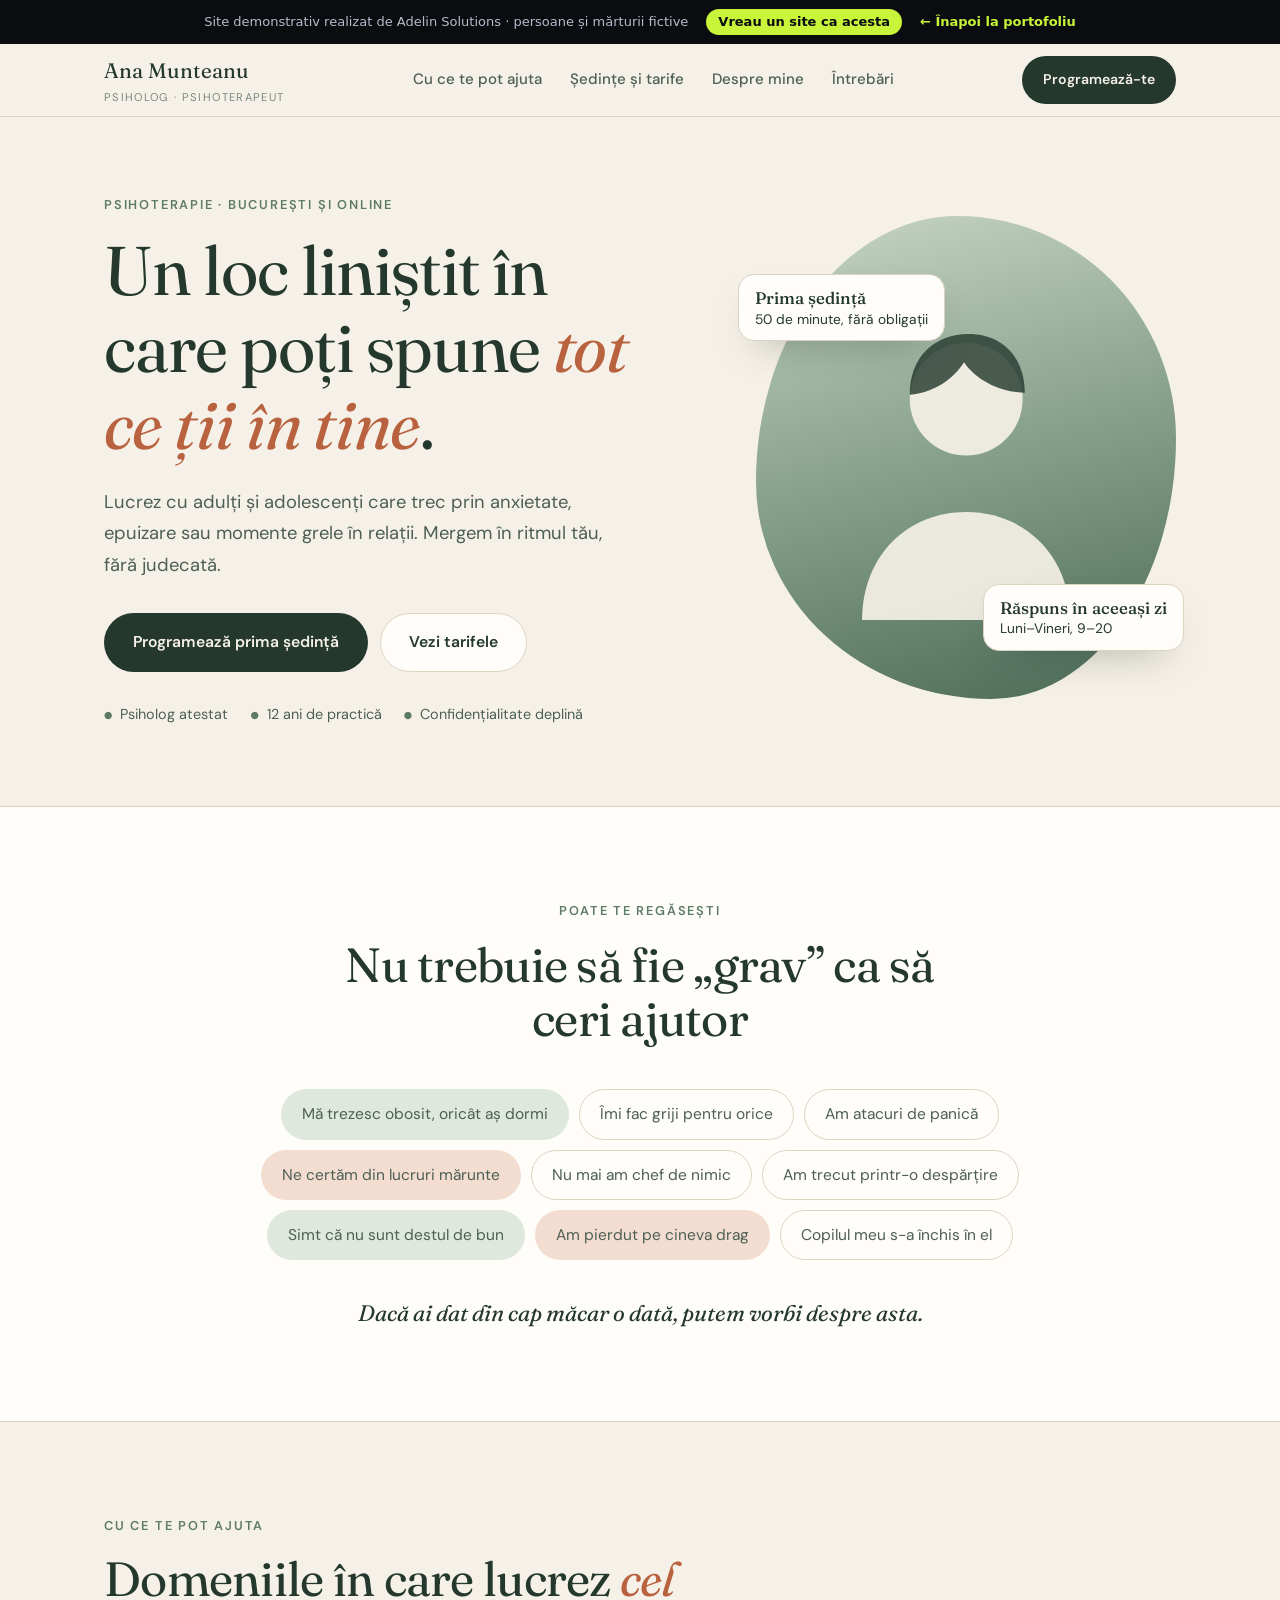
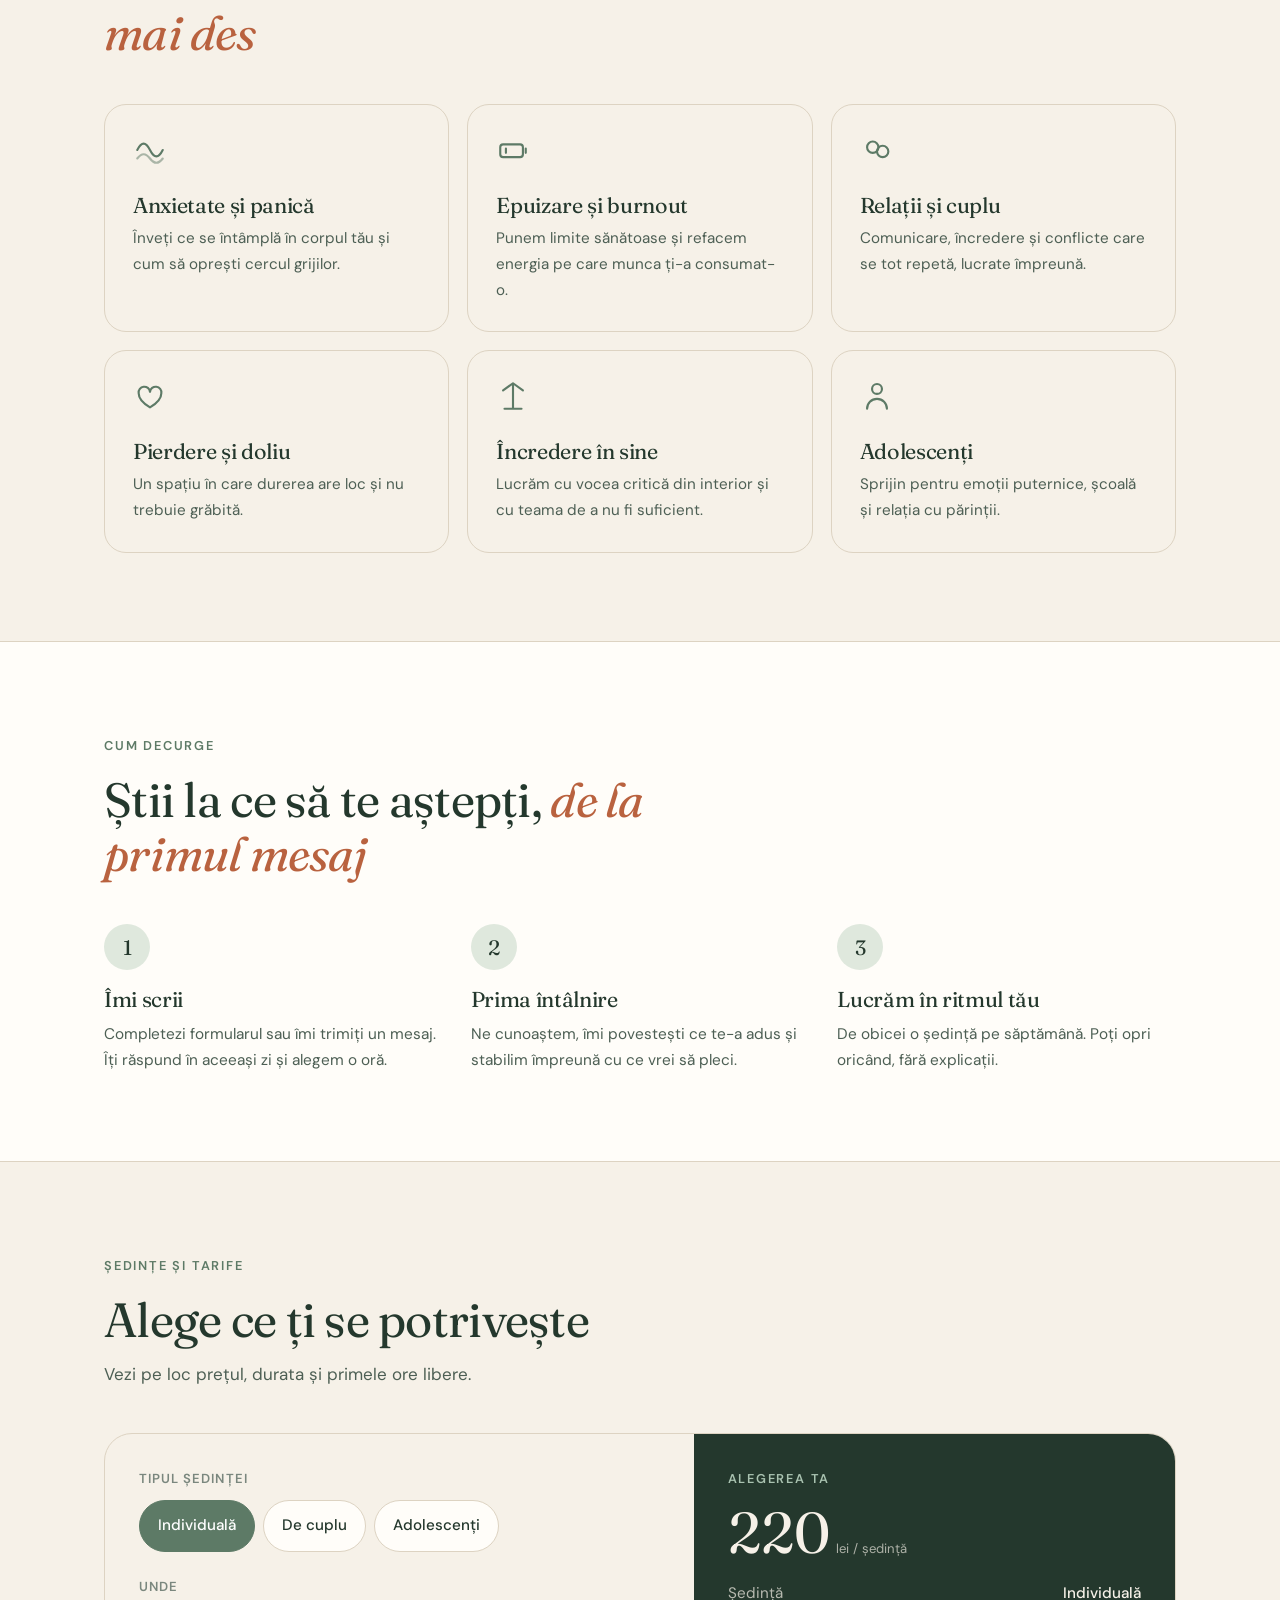
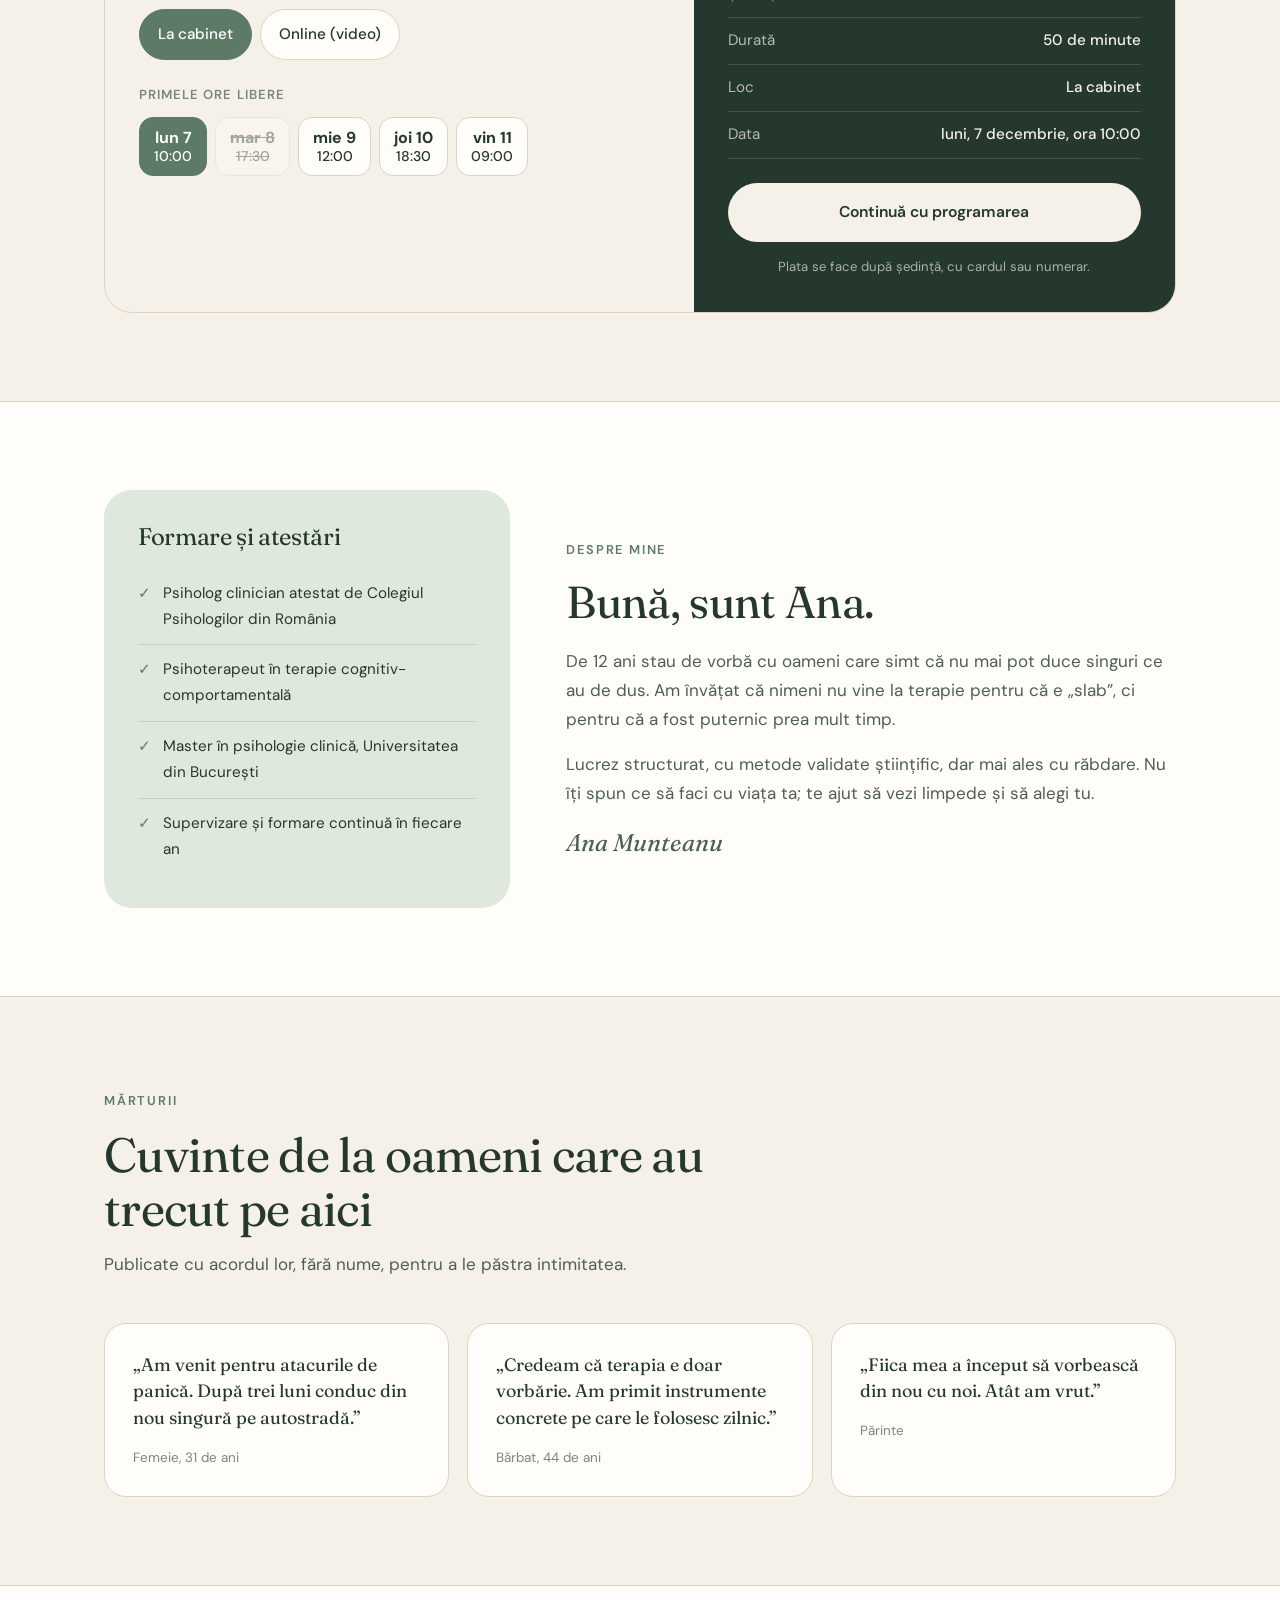
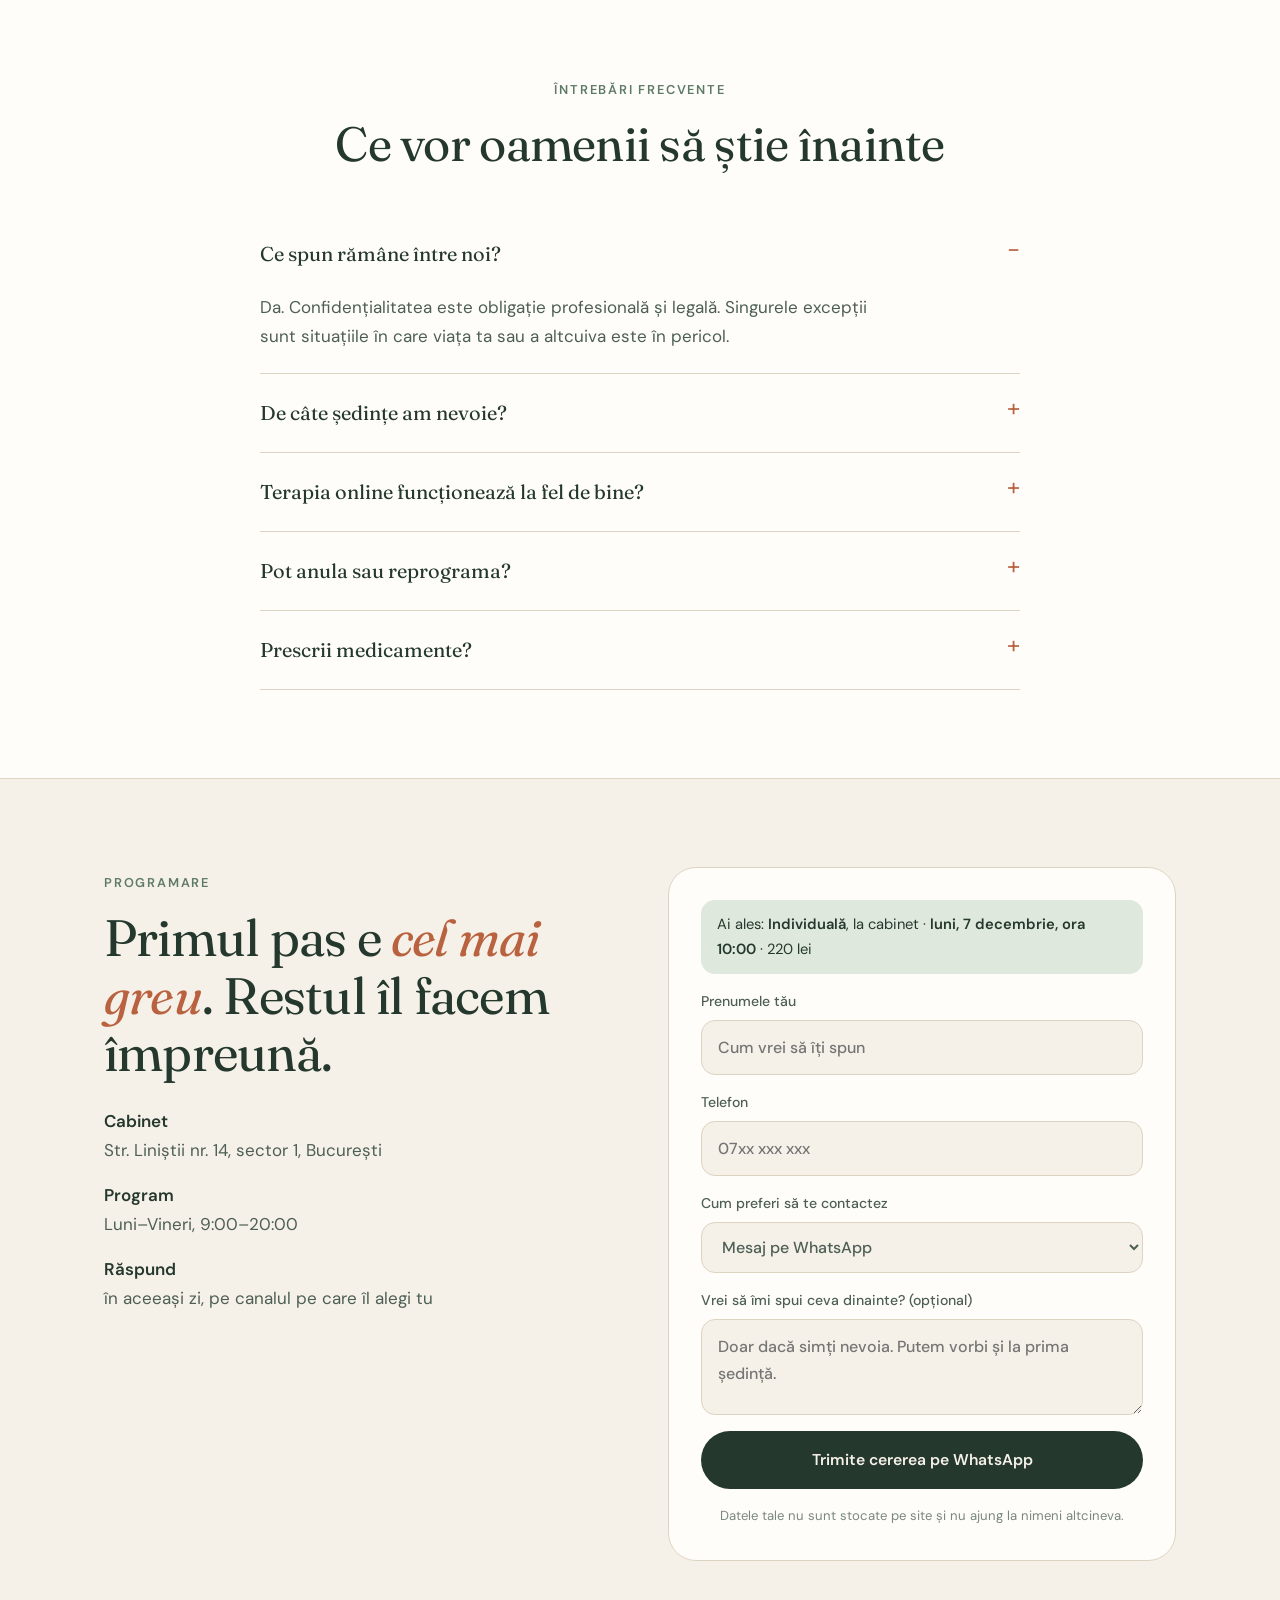
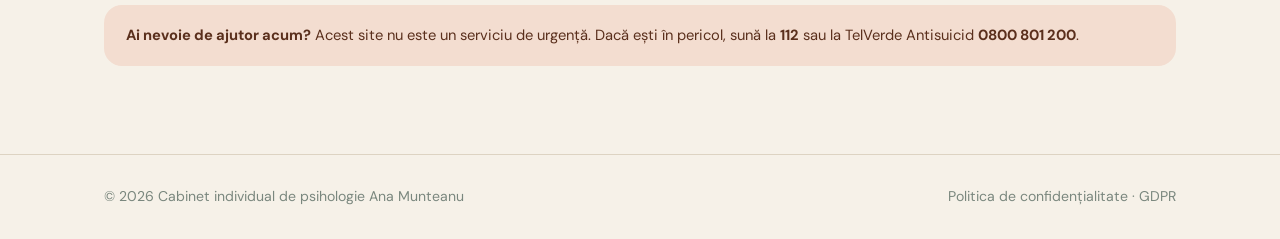
<file: demos/psiholog/index.html>
<!DOCTYPE html>
<html lang="ro">
<head>
  <meta charset="UTF-8">
  <meta name="viewport" content="width=device-width, initial-scale=1.0">
  <link rel="icon" href="data:,">
  <title>Ana Munteanu · Psiholog și psihoterapeut în București și online</title>
  <meta name="description" content="Psihoterapie pentru anxietate, epuizare, relații și perioade grele. Ședințe la cabinet în București sau online. Programare discretă, răspuns în aceeași zi.">
  <link rel="preconnect" href="https://fonts.googleapis.com">
  <link rel="preconnect" href="https://fonts.gstatic.com" crossorigin>
  <link href="https://fonts.googleapis.com/css2?family=Fraunces:ital,opsz,wght@0,9..144,400;0,9..144,500;1,9..144,400&family=DM+Sans:wght@400;500;600&display=swap" rel="stylesheet">
  <link rel="stylesheet" href="../demo.css">
  <style>
    :root {
      --cream: #f6f1e8; --paper: #fffdf9; --sand: #ebe3d5; --line: #ddd3c2;
      --ink: #24382d; --ink-2: #4d5f54; --mute: #7a877e;
      --sage: #5d7a66; --sage-l: #dfe8dd; --terra: #b9623f; --terra-l: #f3ddd0;
      --serif: "Fraunces", Georgia, serif; --sans: "DM Sans", system-ui, sans-serif;
      --r: 22px;
    }
    *, *::before, *::after { box-sizing: border-box; }
    html { scroll-behavior: smooth; scroll-padding-top: 84px; }
    body { margin: 0; background: var(--cream); color: var(--ink); font: 400 17px/1.7 var(--sans); -webkit-font-smoothing: antialiased; overflow-x: hidden; }
    a { color: inherit; text-decoration: none; }
    h1, h2, h3 { font-family: var(--serif); font-weight: 400; margin: 0; line-height: 1.12; letter-spacing: -0.015em; }
    h1 em, h2 em { font-style: italic; color: var(--terra); }
    p { margin: 0; } ul, ol { margin: 0; padding: 0; list-style: none; }
    button, input, select, textarea { font: inherit; color: inherit; }
    .c { max-width: 1120px; margin: 0 auto; padding: 0 24px; }
    .eyebrow { display: inline-block; font-size: .8rem; font-weight: 600; letter-spacing: .14em; text-transform: uppercase; color: var(--sage); margin-bottom: 16px; }
    .btn { display: inline-flex; align-items: center; justify-content: center; gap: 8px; padding: 15px 28px; border-radius: 999px; font-weight: 600; font-size: .98rem; border: 1.5px solid transparent; cursor: pointer; transition: background .25s, transform .25s, border-color .25s; }
    .btn:hover { transform: translateY(-2px); }
    .btn--ink { background: var(--ink); color: var(--cream); }
    .btn--ink:hover { background: #1a2a21; }
    .btn--soft { border-color: var(--line); background: var(--paper); }
    .btn--soft:hover { border-color: var(--sage); }
    .btn--block { width: 100%; }

    .nav { position: sticky; top: 0; z-index: 50; background: rgba(246,241,232,.9); backdrop-filter: blur(12px); border-bottom: 1px solid var(--line); }
    .nav .c { display: flex; align-items: center; justify-content: space-between; gap: 20px; height: 72px; }
    .logo { font-family: var(--serif); font-size: 1.3rem; }
    .logo small { display: block; font-family: var(--sans); font-size: .7rem; letter-spacing: .12em; text-transform: uppercase; color: var(--mute); }
    .nav__links { display: flex; gap: 28px; font-size: .94rem; color: var(--ink-2); font-weight: 500; }
    .nav__links a:hover { color: var(--terra); }
    .nav .btn { padding: 11px 20px; font-size: .88rem; }
    .burger { display: none; width: 44px; height: 44px; border-radius: 50%; border: 1px solid var(--line); background: var(--paper); cursor: pointer; }
    .burger::before { content: ""; display: block; width: 16px; height: 1.5px; margin: 0 auto; background: var(--ink); box-shadow: 0 5px 0 var(--ink), 0 -5px 0 var(--ink); }

    .hero { padding: 72px 0 80px; }
    .hero .c { display: grid; grid-template-columns: 1.1fr .9fr; gap: 56px; align-items: center; }
    .hero h1 { font-size: clamp(2.5rem, 5.6vw, 4.3rem); }
    .hero__lead { font-size: 1.15rem; color: var(--ink-2); max-width: 520px; margin: 24px 0 32px; }
    .hero__cta { display: flex; gap: 12px; flex-wrap: wrap; }
    .hero__facts { display: flex; gap: 10px 22px; flex-wrap: wrap; margin-top: 30px; font-size: .9rem; color: var(--ink-2); }
    .hero__facts li::before { content: "●"; color: var(--sage); font-size: .6rem; margin-right: 8px; vertical-align: middle; }
    .portrait { position: relative; aspect-ratio: 4 / 4.6; max-width: 420px; margin-left: auto; width: 100%; }
    .portrait__shape { position: absolute; inset: 0; border-radius: 48% 52% 44% 56% / 55% 46% 54% 45%; background: linear-gradient(165deg, #c9d6c6, #7f9a86 55%, #4c6a57); display: grid; place-items: center; overflow: hidden; animation: morph 14s ease-in-out infinite alternate; }
    @keyframes morph { to { border-radius: 54% 46% 56% 44% / 46% 54% 46% 54%; } }
    .portrait__shape svg { width: 62%; opacity: .92; }
    .note { position: absolute; background: var(--paper); border: 1px solid var(--line); border-radius: 16px; padding: 12px 16px; font-size: .86rem; box-shadow: 0 18px 40px -22px rgba(36,56,45,.5); line-height: 1.35; }
    .note b { display: block; font-family: var(--serif); font-weight: 500; font-size: 1.05rem; }
    .note--a { left: -18px; top: 12%; }
    .note--b { right: -8px; bottom: 10%; }

    section { padding: 88px 0; }
    .tint { background: var(--paper); border-block: 1px solid var(--line); }
    .sh { max-width: 640px; margin-bottom: 44px; }
    .sh--mid { margin-inline: auto; text-align: center; }
    .sh h2 { font-size: clamp(2rem, 4.2vw, 3rem); }
    .sh p { color: var(--ink-2); margin-top: 14px; }

    .feel { display: flex; flex-wrap: wrap; gap: 10px; justify-content: center; max-width: 860px; margin: 0 auto; }
    .feel li { background: var(--paper); border: 1px solid var(--line); border-radius: 999px; padding: 11px 20px; font-size: .97rem; color: var(--ink-2); }
    .feel li:nth-child(3n+1) { background: var(--sage-l); border-color: transparent; }
    .feel li:nth-child(4n) { background: var(--terra-l); border-color: transparent; }
    .feel-end { text-align: center; margin-top: 34px; font-family: var(--serif); font-size: 1.4rem; font-style: italic; }

    .g3 { display: grid; grid-template-columns: repeat(3, 1fr); gap: 18px; }
    .area { background: var(--cream); border: 1px solid var(--line); border-radius: var(--r); padding: 28px; transition: transform .3s, border-color .3s; }
    .area:hover { transform: translateY(-4px); border-color: var(--sage); }
    .area svg { width: 34px; height: 34px; stroke: var(--sage); fill: none; stroke-width: 1.5; stroke-linecap: round; stroke-linejoin: round; margin-bottom: 18px; }
    .area h3 { font-size: 1.35rem; margin-bottom: 8px; }
    .area p { color: var(--ink-2); font-size: .95rem; }

    .steps { display: grid; grid-template-columns: repeat(3, 1fr); gap: 28px; counter-reset: s; }
    .steps li { counter-increment: s; }
    .steps li::before { content: counter(s); width: 46px; height: 46px; border-radius: 50%; display: grid; place-items: center; font-family: var(--serif); font-size: 1.3rem; background: var(--sage-l); color: var(--ink); margin-bottom: 18px; }
    .steps h3 { font-size: 1.35rem; margin-bottom: 8px; }
    .steps p { color: var(--ink-2); font-size: .96rem; }

    /* Configurator */
    .pick { display: grid; grid-template-columns: 1.1fr .9fr; background: var(--cream); border: 1px solid var(--line); border-radius: 28px; overflow: hidden; }
    .pick__left { padding: 34px; display: grid; gap: 24px; align-content: start; }
    .pick__right { padding: 34px; background: var(--ink); color: var(--cream); display: flex; flex-direction: column; gap: 14px; }
    .lbl { font-size: .82rem; font-weight: 600; letter-spacing: .08em; text-transform: uppercase; color: var(--mute); margin-bottom: 10px; display: block; }
    .opts { display: flex; gap: 8px; flex-wrap: wrap; }
    .opts button { padding: 12px 18px; border-radius: 999px; border: 1.5px solid var(--line); background: var(--paper); cursor: pointer; font-weight: 500; font-size: .95rem; min-height: 46px; }
    .opts button:hover { border-color: var(--sage); }
    .opts button[aria-pressed="true"] { background: var(--sage); border-color: var(--sage); color: #fff; }
    .opts button:disabled { opacity: .4; cursor: not-allowed; text-decoration: line-through; }
    .slots button { border-radius: 14px; padding: 10px 14px; text-align: center; line-height: 1.25; font-size: .88rem; }
    .slots button b { display: block; font-size: 1rem; }
    .pick__right .eyebrow { color: #a9c2b0; margin: 0; }
    .price { font-family: var(--serif); font-size: 3.6rem; line-height: 1; }
    .price small { font-family: var(--sans); font-size: 1rem; opacity: .75; margin-left: 6px; }
    .sum { display: grid; gap: 10px; font-size: .95rem; margin: 6px 0 auto; }
    .sum li { display: flex; justify-content: space-between; gap: 16px; padding-bottom: 10px; border-bottom: 1px solid rgba(255,255,255,.14); }
    .sum span { opacity: .7; } .sum b { font-weight: 500; text-align: right; }
    .pick__right .btn { background: var(--cream); color: var(--ink); margin-top: 10px; }
    .pick__right small { opacity: .65; font-size: .82rem; text-align: center; }

    .about { display: grid; grid-template-columns: .8fr 1.2fr; gap: 56px; align-items: center; }
    .about__card { background: var(--sage-l); border-radius: 28px; padding: 34px; }
    .about__card h3 { font-size: 1.5rem; margin-bottom: 18px; }
    .about__card li { padding: 12px 0; border-bottom: 1px solid rgba(36,56,45,.14); font-size: .95rem; display: flex; gap: 12px; }
    .about__card li:last-child { border: 0; }
    .about__card li::before { content: "✓"; color: var(--sage); font-weight: 700; }
    .about h2 { font-size: clamp(2rem, 4vw, 2.8rem); margin-bottom: 20px; }
    .about p + p { margin-top: 16px; }
    .about p { color: var(--ink-2); }
    .sign { font-family: var(--serif); font-style: italic; font-size: 1.5rem; color: var(--ink); margin-top: 24px; }

    .quotes { display: grid; grid-template-columns: repeat(3, 1fr); gap: 18px; }
    .quotes blockquote { margin: 0; background: var(--paper); border: 1px solid var(--line); border-radius: var(--r); padding: 28px; font-family: var(--serif); font-size: 1.12rem; line-height: 1.5; }
    .quotes footer { font-family: var(--sans); font-size: .84rem; color: var(--mute); margin-top: 16px; }

    .faq { max-width: 760px; margin: 0 auto; }
    details { border-bottom: 1px solid var(--line); }
    summary { cursor: pointer; padding: 22px 0; font-family: var(--serif); font-size: 1.25rem; list-style: none; display: flex; justify-content: space-between; gap: 18px; }
    summary::-webkit-details-marker { display: none; }
    summary::after { content: "+"; font-family: var(--sans); color: var(--terra); font-size: 1.5rem; line-height: 1; }
    details[open] summary::after { content: "−"; }
    details p { color: var(--ink-2); padding: 0 0 22px; max-width: 640px; }

    .book { display: grid; grid-template-columns: 1fr 1fr; gap: 56px; align-items: start; }
    .book h2 { font-size: clamp(2.1rem, 4.4vw, 3.2rem); }
    .book__info { margin-top: 26px; display: grid; gap: 16px; color: var(--ink-2); }
    .book__info b { display: block; color: var(--ink); font-weight: 600; }
    form.card { background: var(--paper); border: 1px solid var(--line); border-radius: 28px; padding: 32px; display: grid; gap: 16px; }
    label { display: grid; gap: 6px; font-size: .88rem; font-weight: 500; color: var(--ink-2); }
    input, select, textarea { background: var(--cream); border: 1px solid var(--line); border-radius: 14px; padding: 13px 16px; font-size: 1rem; width: 100%; min-height: 50px; }
    textarea { min-height: 96px; resize: vertical; }
    input:focus, select:focus, textarea:focus { outline: 2px solid var(--sage); outline-offset: 1px; }
    .chosen { background: var(--sage-l); border-radius: 14px; padding: 12px 16px; font-size: .92rem; }
    .chosen b { font-weight: 600; }
    form small { color: var(--mute); font-size: .82rem; text-align: center; }
    .urgent { margin-top: 44px; background: var(--terra-l); border-radius: 18px; padding: 18px 22px; font-size: .92rem; color: #5a2f1c; }

    footer.site { border-top: 1px solid var(--line); padding: 30px 0; font-size: .88rem; color: var(--mute); }
    footer.site .c { display: flex; justify-content: space-between; gap: 12px; flex-wrap: wrap; }

    @media (max-width: 940px) {
      .hero .c, .pick, .about, .book { grid-template-columns: 1fr; }
      .portrait { margin: 0 auto; max-width: 320px; } .note--a { left: -6px; } .note--b { right: -6px; }
      .g3, .quotes, .steps { grid-template-columns: 1fr; }
      .nav__links { position: absolute; left: 0; right: 0; top: 72px; background: var(--paper); border-bottom: 1px solid var(--line); flex-direction: column; gap: 0; padding: 8px 24px 18px; display: none; }
      .nav__links.is-open { display: flex; } .nav__links a { padding: 12px 0; }
      .burger { display: block; } .nav .btn { display: none; }
      section { padding: 62px 0; } .hero { padding: 44px 0 60px; }
      .pick__left, .pick__right, form.card { padding: 24px; }
    }
    @media (prefers-reduced-motion: reduce) { .portrait__shape { animation: none; } html { scroll-behavior: auto; } }
  </style>
</head>
<body>
  <div class="demo-bar"><span>Site demonstrativ realizat de Adelin Solutions · persoane și mărturii fictive</span><a href="https://wa.me/40750210645?text=Salut%2C%20Adelin%21%20Am%20v%C4%83zut%20site-ul%20demo%20pentru%20cabinet%20de%20psihologie%20%C8%99i%20a%C8%99%20vrea%20un%20site%20asem%C4%83n%C4%83tor%20pentru%20afacerea%20mea." target="_blank" rel="noopener" data-own>Vreau un site ca acesta</a><a href="../../index.html#proiecte">← Înapoi la portofoliu</a></div>

  <header class="nav">
    <div class="c">
      <a href="#top" class="logo">Ana Munteanu<small>Psiholog · Psihoterapeut</small></a>
      <nav class="nav__links" data-menu><a href="#domenii">Cu ce te pot ajuta</a><a href="#sedinte">Ședințe și tarife</a><a href="#despre">Despre mine</a><a href="#intrebari">Întrebări</a></nav>
      <a href="#programare" class="btn btn--ink">Programează-te</a>
      <button class="burger" data-menu-toggle aria-label="Meniu" aria-expanded="false"></button>
    </div>
  </header>

  <main id="top">
    <section class="hero">
      <div class="c">
        <div>
          <span class="eyebrow">Psihoterapie · București și online</span>
          <h1>Un loc liniștit în care poți spune <em>tot ce ții în tine</em>.</h1>
          <p class="hero__lead">Lucrez cu adulți și adolescenți care trec prin anxietate, epuizare sau momente grele în relații. Mergem în ritmul tău, fără judecată.</p>
          <div class="hero__cta">
            <a href="#programare" class="btn btn--ink">Programează prima ședință</a>
            <a href="#sedinte" class="btn btn--soft">Vezi tarifele</a>
          </div>
          <ul class="hero__facts"><li>Psiholog atestat</li><li>12 ani de practică</li><li>Confidențialitate deplină</li></ul>
        </div>
        <div class="portrait">
          <div class="portrait__shape" role="img" aria-label="Ilustrație: portretul terapeutei">
            <svg viewBox="0 0 120 150" fill="none"><circle cx="60" cy="48" r="26" fill="#f6f1e8"/><path d="M12 150c0-30 21-50 48-50s48 20 48 50z" fill="#f6f1e8"/><path d="M34 46c0-18 12-28 27-28 16 0 26 11 26 27-10 0-22-5-28-14-5 8-14 14-25 15z" fill="#24382d" opacity=".85"/></svg>
          </div>
          <div class="note note--a"><b>Prima ședință</b>50 de minute, fără obligații</div>
          <div class="note note--b"><b>Răspuns în aceeași zi</b>Luni–Vineri, 9–20</div>
        </div>
      </div>
    </section>

    <section class="tint">
      <div class="c">
        <div class="sh sh--mid"><span class="eyebrow">Poate te regăsești</span><h2>Nu trebuie să fie „grav” ca să ceri ajutor</h2></div>
        <ul class="feel" data-reveal>
          <li>Mă trezesc obosit, oricât aș dormi</li><li>Îmi fac griji pentru orice</li><li>Am atacuri de panică</li><li>Ne certăm din lucruri mărunte</li><li>Nu mai am chef de nimic</li><li>Am trecut printr-o despărțire</li><li>Simt că nu sunt destul de bun</li><li>Am pierdut pe cineva drag</li><li>Copilul meu s-a închis în el</li>
        </ul>
        <p class="feel-end">Dacă ai dat din cap măcar o dată, putem vorbi despre asta.</p>
      </div>
    </section>

    <section id="domenii">
      <div class="c">
        <div class="sh"><span class="eyebrow">Cu ce te pot ajuta</span><h2>Domeniile în care lucrez <em>cel mai des</em></h2></div>
        <div class="g3">
          <article class="area" data-reveal><svg viewBox="0 0 24 24"><path d="M3 12c3-6 6-6 9 0s6 6 9 0"/><path d="M3 18c3-4 6-4 9 0s6 4 9 0" opacity=".5"/></svg><h3>Anxietate și panică</h3><p>Înveți ce se întâmplă în corpul tău și cum să oprești cercul grijilor.</p></article>
          <article class="area" data-reveal><svg viewBox="0 0 24 24"><rect x="3" y="8" width="16" height="9" rx="2"/><path d="M21 11v3M7 11v3"/></svg><h3>Epuizare și burnout</h3><p>Punem limite sănătoase și refacem energia pe care munca ți-a consumat-o.</p></article>
          <article class="area" data-reveal><svg viewBox="0 0 24 24"><circle cx="9" cy="10" r="4"/><circle cx="16" cy="13" r="4"/></svg><h3>Relații și cuplu</h3><p>Comunicare, încredere și conflicte care se tot repetă, lucrate împreună.</p></article>
          <article class="area" data-reveal><svg viewBox="0 0 24 24"><path d="M12 20c-5-3-8-6.5-8-10a4 4 0 0 1 8-1 4 4 0 0 1 8 1c0 3.500-3 7-8 10z"/></svg><h3>Pierdere și doliu</h3><p>Un spațiu în care durerea are loc și nu trebuie grăbită.</p></article>
          <article class="area" data-reveal><svg viewBox="0 0 24 24"><path d="M12 3v18M5 8l7-5 7 5M6 21h12"/></svg><h3>Încredere în sine</h3><p>Lucrăm cu vocea critică din interior și cu teama de a nu fi suficient.</p></article>
          <article class="area" data-reveal><svg viewBox="0 0 24 24"><circle cx="12" cy="7" r="3.500"/><path d="M5 21c0-4 3-7 7-7s7 3 7 7"/></svg><h3>Adolescenți</h3><p>Sprijin pentru emoții puternice, școală și relația cu părinții.</p></article>
        </div>
      </div>
    </section>

    <section class="tint">
      <div class="c">
        <div class="sh"><span class="eyebrow">Cum decurge</span><h2>Știi la ce să te aștepți, <em>de la primul mesaj</em></h2></div>
        <ol class="steps">
          <li data-reveal><h3>Îmi scrii</h3><p>Completezi formularul sau îmi trimiți un mesaj. Îți răspund în aceeași zi și alegem o oră.</p></li>
          <li data-reveal><h3>Prima întâlnire</h3><p>Ne cunoaștem, îmi povestești ce te-a adus și stabilim împreună cu ce vrei să pleci.</p></li>
          <li data-reveal><h3>Lucrăm în ritmul tău</h3><p>De obicei o ședință pe săptămână. Poți opri oricând, fără explicații.</p></li>
        </ol>
      </div>
    </section>

    <section id="sedinte">
      <div class="c">
        <div class="sh"><span class="eyebrow">Ședințe și tarife</span><h2>Alege ce ți se potrivește</h2><p>Vezi pe loc prețul, durata și primele ore libere.</p></div>
        <div class="pick" data-reveal>
          <div class="pick__left">
            <div><span class="lbl">Tipul ședinței</span><div class="opts" id="p-type"><button type="button" data-v="ind" aria-pressed="true">Individuală</button><button type="button" data-v="cup" aria-pressed="false">De cuplu</button><button type="button" data-v="ado" aria-pressed="false">Adolescenți</button></div></div>
            <div><span class="lbl">Unde</span><div class="opts" id="p-where"><button type="button" data-v="cab" aria-pressed="true">La cabinet</button><button type="button" data-v="onl" aria-pressed="false">Online (video)</button></div></div>
            <div><span class="lbl">Primele ore libere</span><div class="opts slots" id="p-slots"></div></div>
          </div>
          <div class="pick__right" aria-live="polite">
            <span class="eyebrow">Alegerea ta</span>
            <p class="price"><span id="p-price"></span><small>lei / ședință</small></p>
            <ul class="sum"><li><span>Ședință</span><b id="s-type"></b></li><li><span>Durată</span><b id="s-dur"></b></li><li><span>Loc</span><b id="s-where"></b></li><li><span>Data</span><b id="s-slot"></b></li></ul>
            <a href="#programare" class="btn btn--block">Continuă cu programarea</a>
            <small>Plata se face după ședință, cu cardul sau numerar.</small>
          </div>
        </div>
      </div>
    </section>

    <section class="tint" id="despre">
      <div class="c about">
        <div class="about__card" data-reveal>
          <h3>Formare și atestări</h3>
          <ul><li>Psiholog clinician atestat de Colegiul Psihologilor din România</li><li>Psihoterapeut în terapie cognitiv-comportamentală</li><li>Master în psihologie clinică, Universitatea din București</li><li>Supervizare și formare continuă în fiecare an</li></ul>
        </div>
        <div>
          <span class="eyebrow">Despre mine</span>
          <h2>Bună, sunt Ana.</h2>
          <p>De 12 ani stau de vorbă cu oameni care simt că nu mai pot duce singuri ce au de dus. Am învățat că nimeni nu vine la terapie pentru că e „slab”, ci pentru că a fost puternic prea mult timp.</p>
          <p>Lucrez structurat, cu metode validate științific, dar mai ales cu răbdare. Nu îți spun ce să faci cu viața ta; te ajut să vezi limpede și să alegi tu.</p>
          <p class="sign">Ana Munteanu</p>
        </div>
      </div>
    </section>

    <section>
      <div class="c">
        <div class="sh"><span class="eyebrow">Mărturii</span><h2>Cuvinte de la oameni care au trecut pe aici</h2><p>Publicate cu acordul lor, fără nume, pentru a le păstra intimitatea.</p></div>
        <div class="quotes">
          <blockquote data-reveal>„Am venit pentru atacurile de panică. După trei luni conduc din nou singură pe autostradă.”<footer>Femeie, 31 de ani</footer></blockquote>
          <blockquote data-reveal>„Credeam că terapia e doar vorbărie. Am primit instrumente concrete pe care le folosesc zilnic.”<footer>Bărbat, 44 de ani</footer></blockquote>
          <blockquote data-reveal>„Fiica mea a început să vorbească din nou cu noi. Atât am vrut.”<footer>Părinte</footer></blockquote>
        </div>
      </div>
    </section>

    <section class="tint" id="intrebari">
      <div class="c">
        <div class="sh sh--mid"><span class="eyebrow">Întrebări frecvente</span><h2>Ce vor oamenii să știe înainte</h2></div>
        <div class="faq">
          <details open><summary>Ce spun rămâne între noi?</summary><p>Da. Confidențialitatea este obligație profesională și legală. Singurele excepții sunt situațiile în care viața ta sau a altcuiva este în pericol.</p></details>
          <details><summary>De câte ședințe am nevoie?</summary><p>Depinde de ce te aduce. Pentru o problemă punctuală sunt de obicei 8–16 ședințe. Stabilim împreună un obiectiv și verificăm periodic unde suntem.</p></details>
          <details><summary>Terapia online funcționează la fel de bine?</summary><p>Pentru majoritatea situațiilor, da. Ai nevoie doar de un loc în care să poți vorbi liber și de o conexiune bună la internet.</p></details>
          <details><summary>Pot anula sau reprograma?</summary><p>Sigur, gratuit, dacă mă anunți cu cel puțin 24 de ore înainte.</p></details>
          <details><summary>Prescrii medicamente?</summary><p>Nu. Psihoterapeuții nu prescriu medicație. Dacă este cazul, îți recomand un medic psihiatru cu care colaborez.</p></details>
        </div>
      </div>
    </section>

    <section id="programare">
      <div class="c">
        <div class="book">
          <div>
            <span class="eyebrow">Programare</span>
            <h2>Primul pas e <em>cel mai greu</em>. Restul îl facem împreună.</h2>
            <div class="book__info">
              <p><b>Cabinet</b>Str. Liniștii nr. 14, sector 1, București</p>
              <p><b>Program</b>Luni–Vineri, 9:00–20:00</p>
              <p><b>Răspund</b>în aceeași zi, pe canalul pe care îl alegi tu</p>
            </div>
          </div>
          <form class="card" id="book" novalidate>
            <div class="chosen" id="chosen"></div>
            <label>Prenumele tău<input name="nume" required autocomplete="given-name" placeholder="Cum vrei să îți spun"></label>
            <label>Telefon<input name="telefon" required type="tel" autocomplete="tel" inputmode="tel" placeholder="07xx xxx xxx"></label>
            <label>Cum preferi să te contactez<select name="contact"><option>Mesaj pe WhatsApp</option><option>Apel telefonic</option><option>SMS</option></select></label>
            <label>Vrei să îmi spui ceva dinainte? (opțional)<textarea name="mesaj" placeholder="Doar dacă simți nevoia. Putem vorbi și la prima ședință."></textarea></label>
            <button class="btn btn--ink btn--block" type="submit">Trimite cererea pe WhatsApp</button>
            <small>Datele tale nu sunt stocate pe site și nu ajung la nimeni altcineva.</small>
          </form>
        </div>
        <p class="urgent"><b>Ai nevoie de ajutor acum?</b> Acest site nu este un serviciu de urgență. Dacă ești în pericol, sună la <b>112</b> sau la TelVerde Antisuicid <b>0800 801 200</b>.</p>
      </div>
    </section>
  </main>

  <footer class="site"><div class="c"><span>© <span data-year></span> Cabinet individual de psihologie Ana Munteanu</span><span>Politica de confidențialitate · GDPR</span></div></footer>

  <script src="../demo.js"></script>
  <script>
  (() => {
    const BIZ = "Ana Munteanu · Psiholog";
    const TYPES = { ind: ["Individuală", 50, 220], cup: ["De cuplu", 75, 320], ado: ["Adolescenți", 50, 200] };
    const WHERE = { cab: ["La cabinet", 0], onl: ["Online (video)", -20] };
    const st = { type: "ind", where: "cab", slot: null };
    const $ = (id) => document.getElementById(id);

    // primele ore libere: următoarele 5 zile lucrătoare, cu ore fixe; două sunt deja ocupate
    const hours = ["10:00", "17:30", "12:00", "18:30", "09:00"];
    const slots = Demo.nextDays(5, [0, 6]).map((d, i) => ({ label: `${d.long}, ora ${hours[i]}`, short: d.short, day: d.day, hour: hours[i], taken: i === 1 }));
    $("p-slots").innerHTML = slots.map((s, i) => `<button type="button" data-v="${i}" aria-pressed="false" ${s.taken ? 'disabled title="Ocupat"' : ""}><b>${s.short} ${s.day}</b>${s.hour}</button>`).join("");
    st.slot = 0; $("p-slots").children[0].setAttribute("aria-pressed", "true");

    function bind(id, key) {
      $(id).addEventListener("click", (e) => {
        const b = e.target.closest("button"); if (!b || b.disabled) return;
        $(id).querySelectorAll("button").forEach((x) => x.setAttribute("aria-pressed", String(x === b)));
        st[key] = key === "slot" ? +b.dataset.v : b.dataset.v; render();
      });
    }
    bind("p-type", "type"); bind("p-where", "where"); bind("p-slots", "slot");

    const price = () => TYPES[st.type][2] + WHERE[st.where][1];
    function render() {
      const [name, dur] = TYPES[st.type];
      $("p-price").textContent = price();
      $("s-type").textContent = name; $("s-dur").textContent = dur + " de minute";
      $("s-where").textContent = WHERE[st.where][0]; $("s-slot").textContent = slots[st.slot].label;
      $("chosen").innerHTML = `Ai ales: <b>${name}</b>, ${WHERE[st.where][0].toLowerCase()} · <b>${slots[st.slot].label}</b> · ${price()} lei`;
    }
    render();

    $("book").addEventListener("submit", (e) => {
      e.preventDefault();
      const f = e.target; if (!Demo.validate(f)) return;
      const [name, dur] = TYPES[st.type];
      Demo.openWa(BIZ, `Bună ziua! Aș dori o programare.\n\n• Ședință: ${name} (${dur} min), ${WHERE[st.where][0].toLowerCase()}\n• Data dorită: ${slots[st.slot].label}\n• Prenume: ${f.nume.value.trim()}\n• Telefon: ${f.telefon.value.trim()}\n• Prefer: ${f.contact.value}${f.mesaj.value.trim() ? "\n\n" + f.mesaj.value.trim() : ""}\n\nMulțumesc!`);
    });
  })();
  </script>
</body>
</html>
</file>
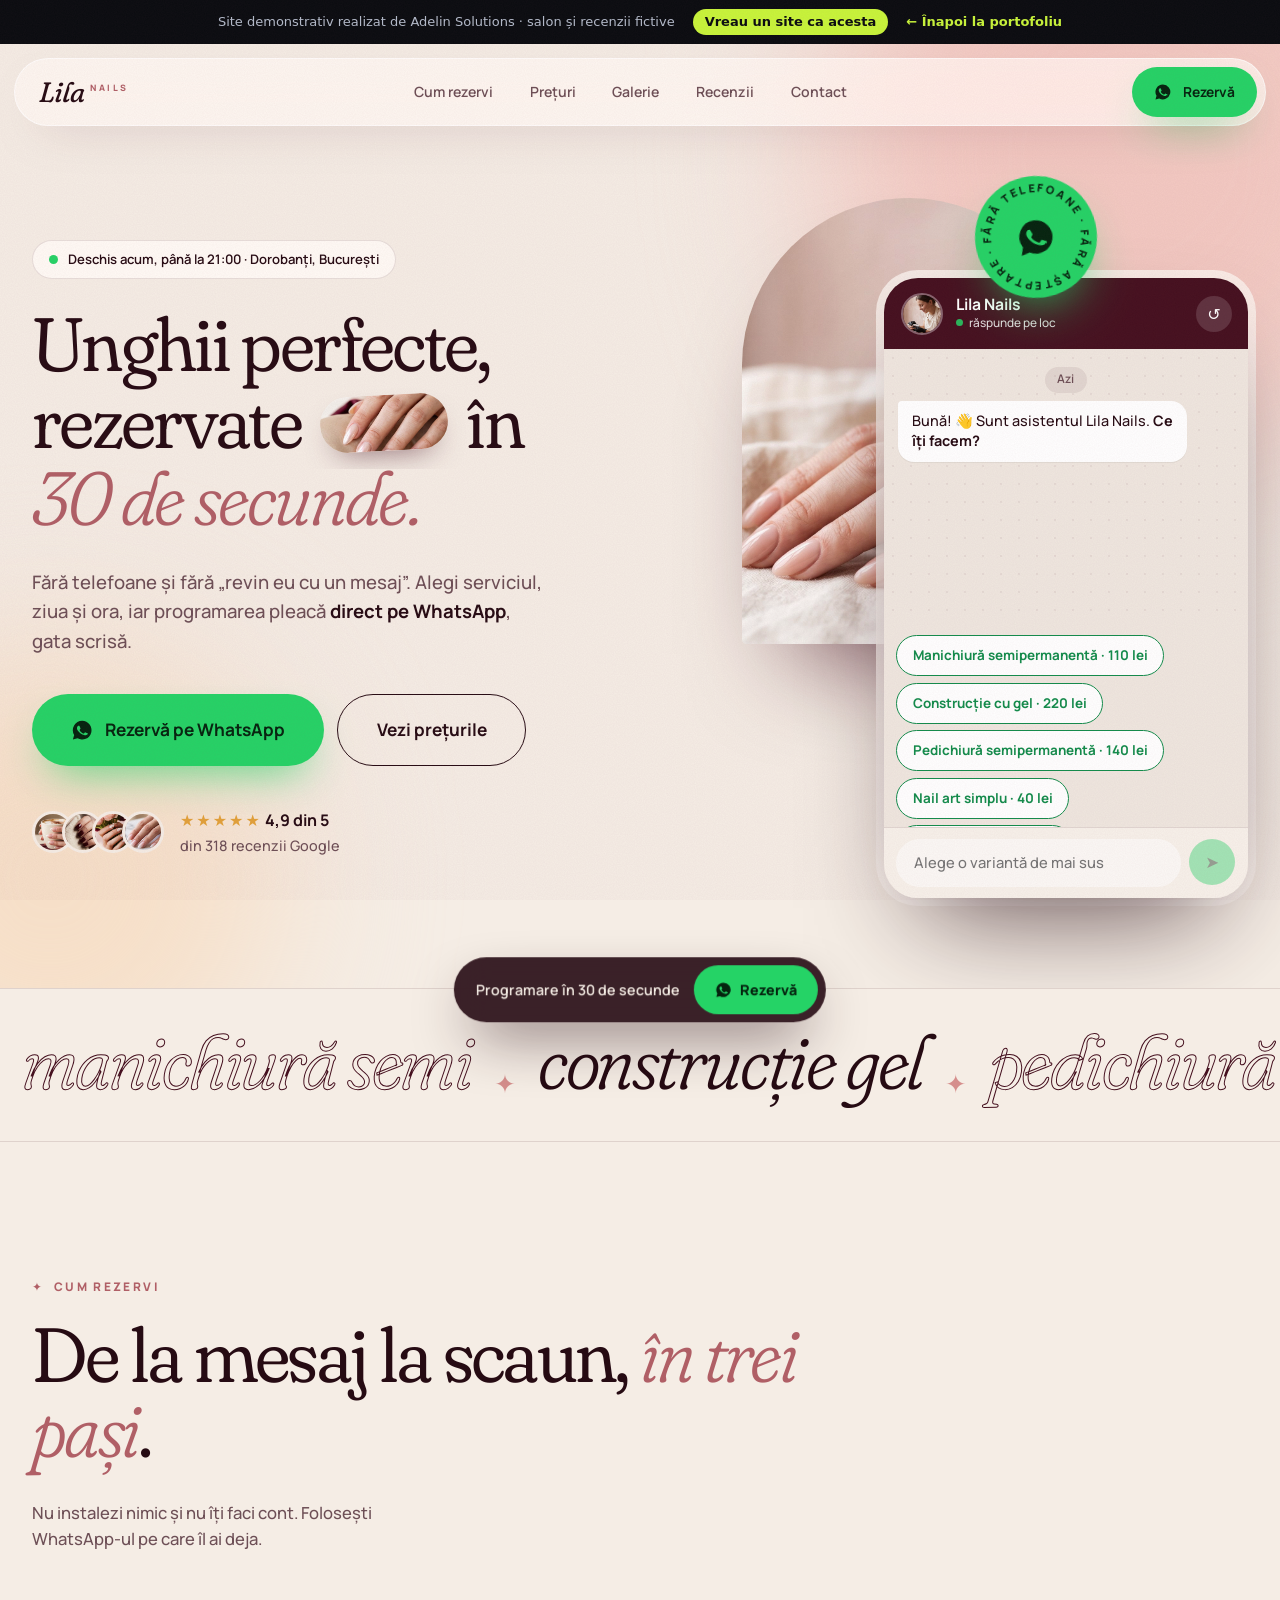
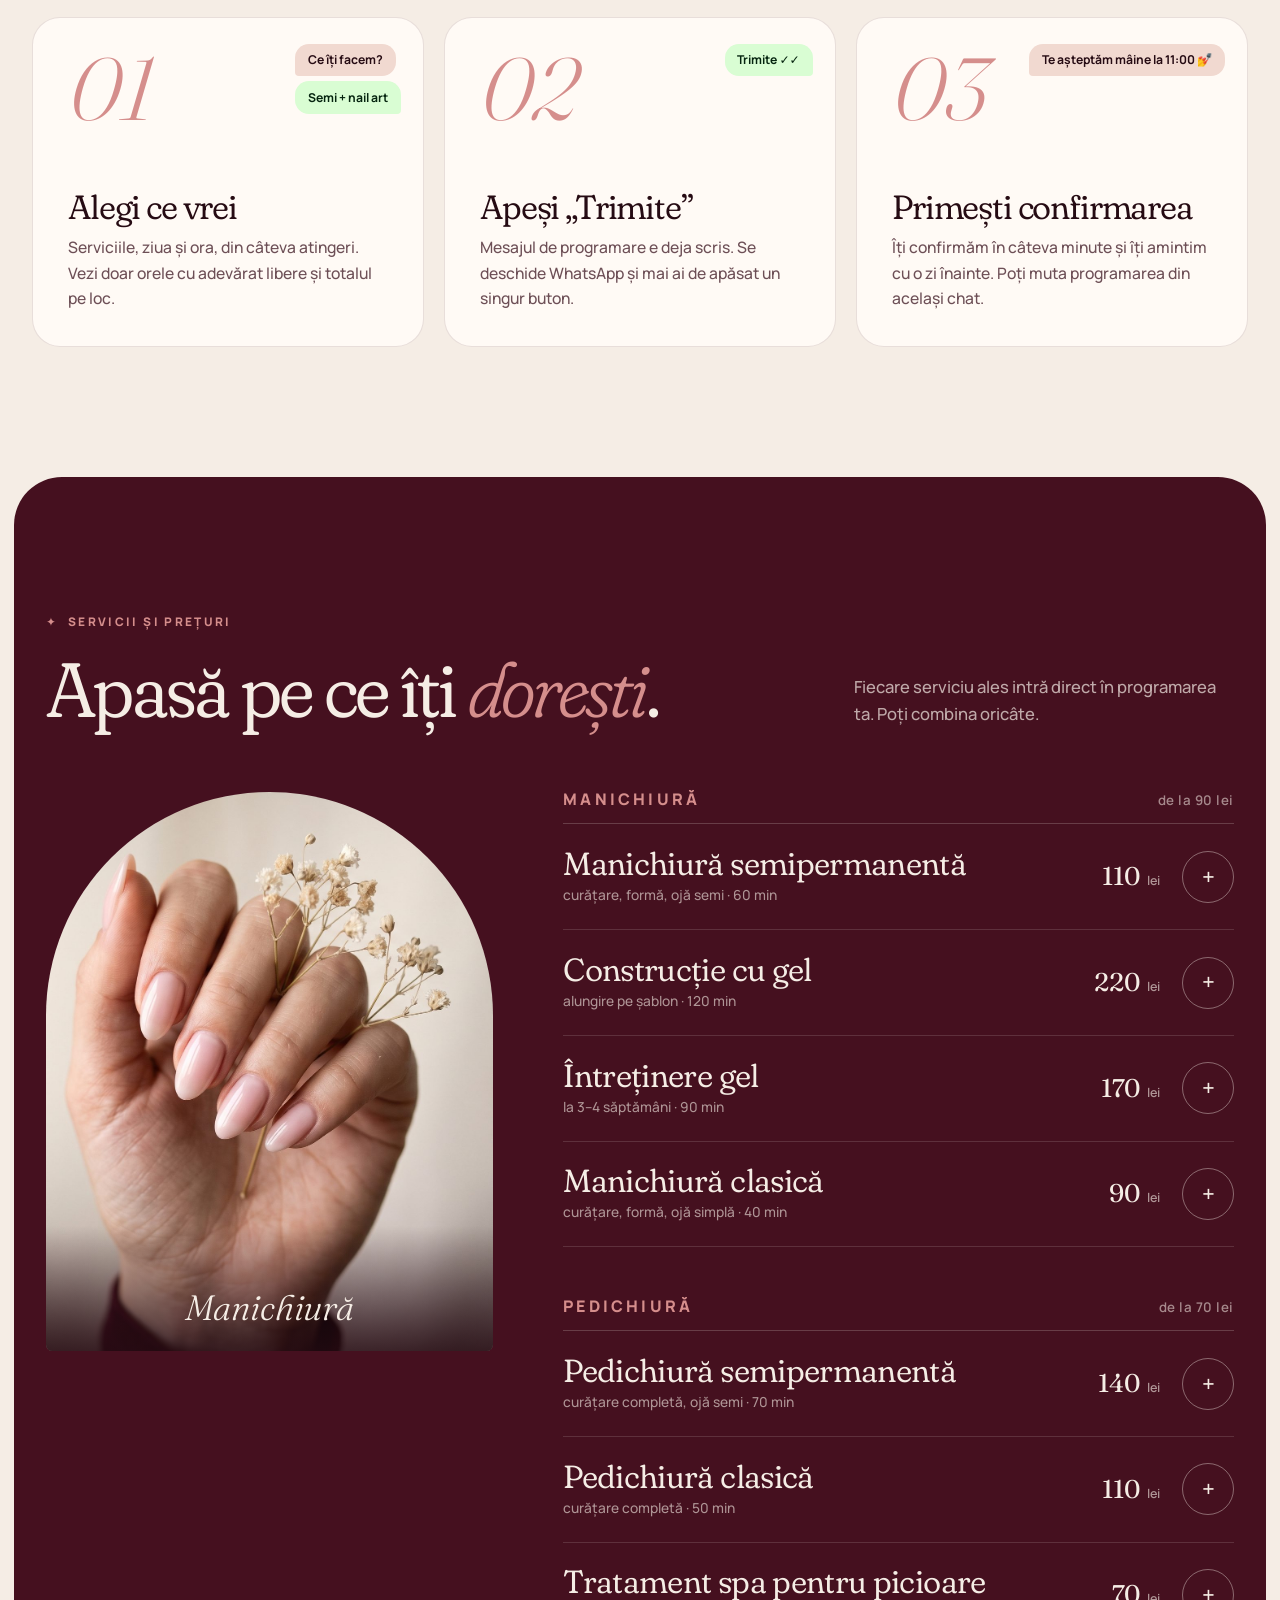
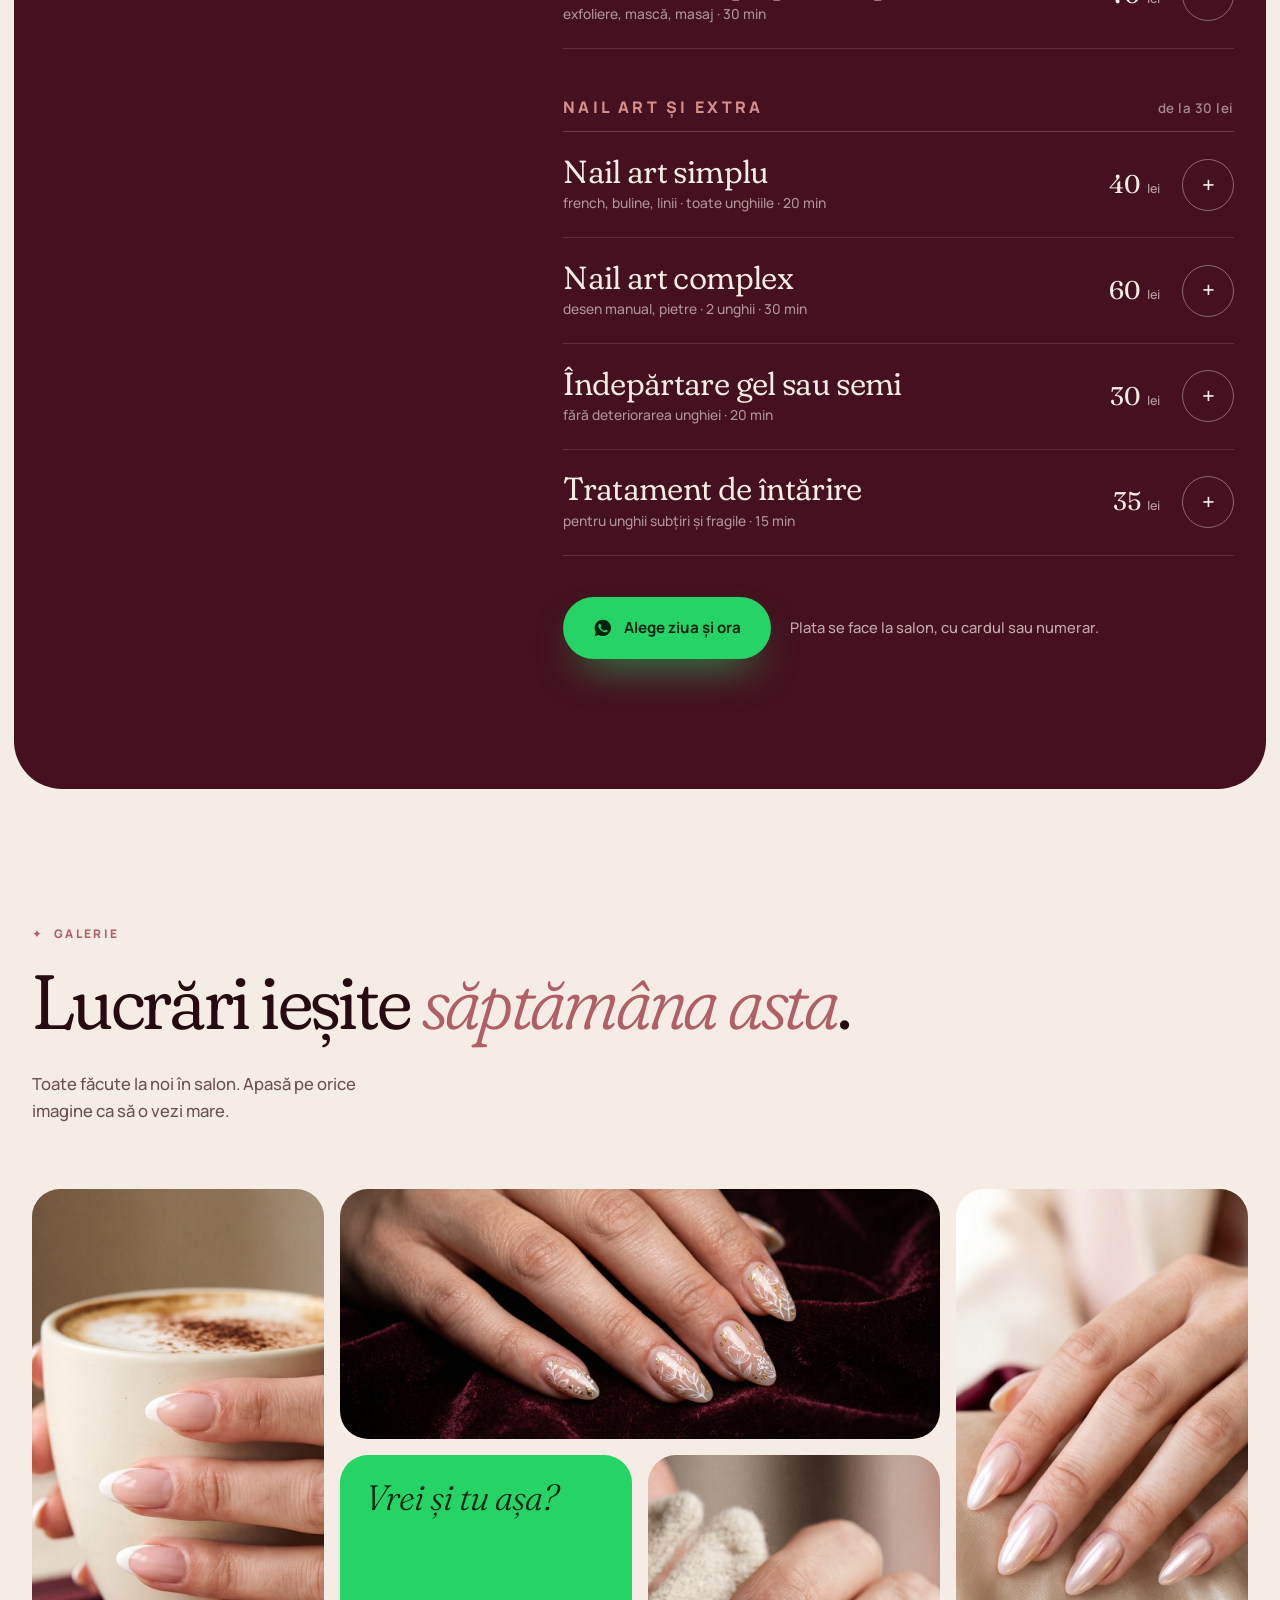
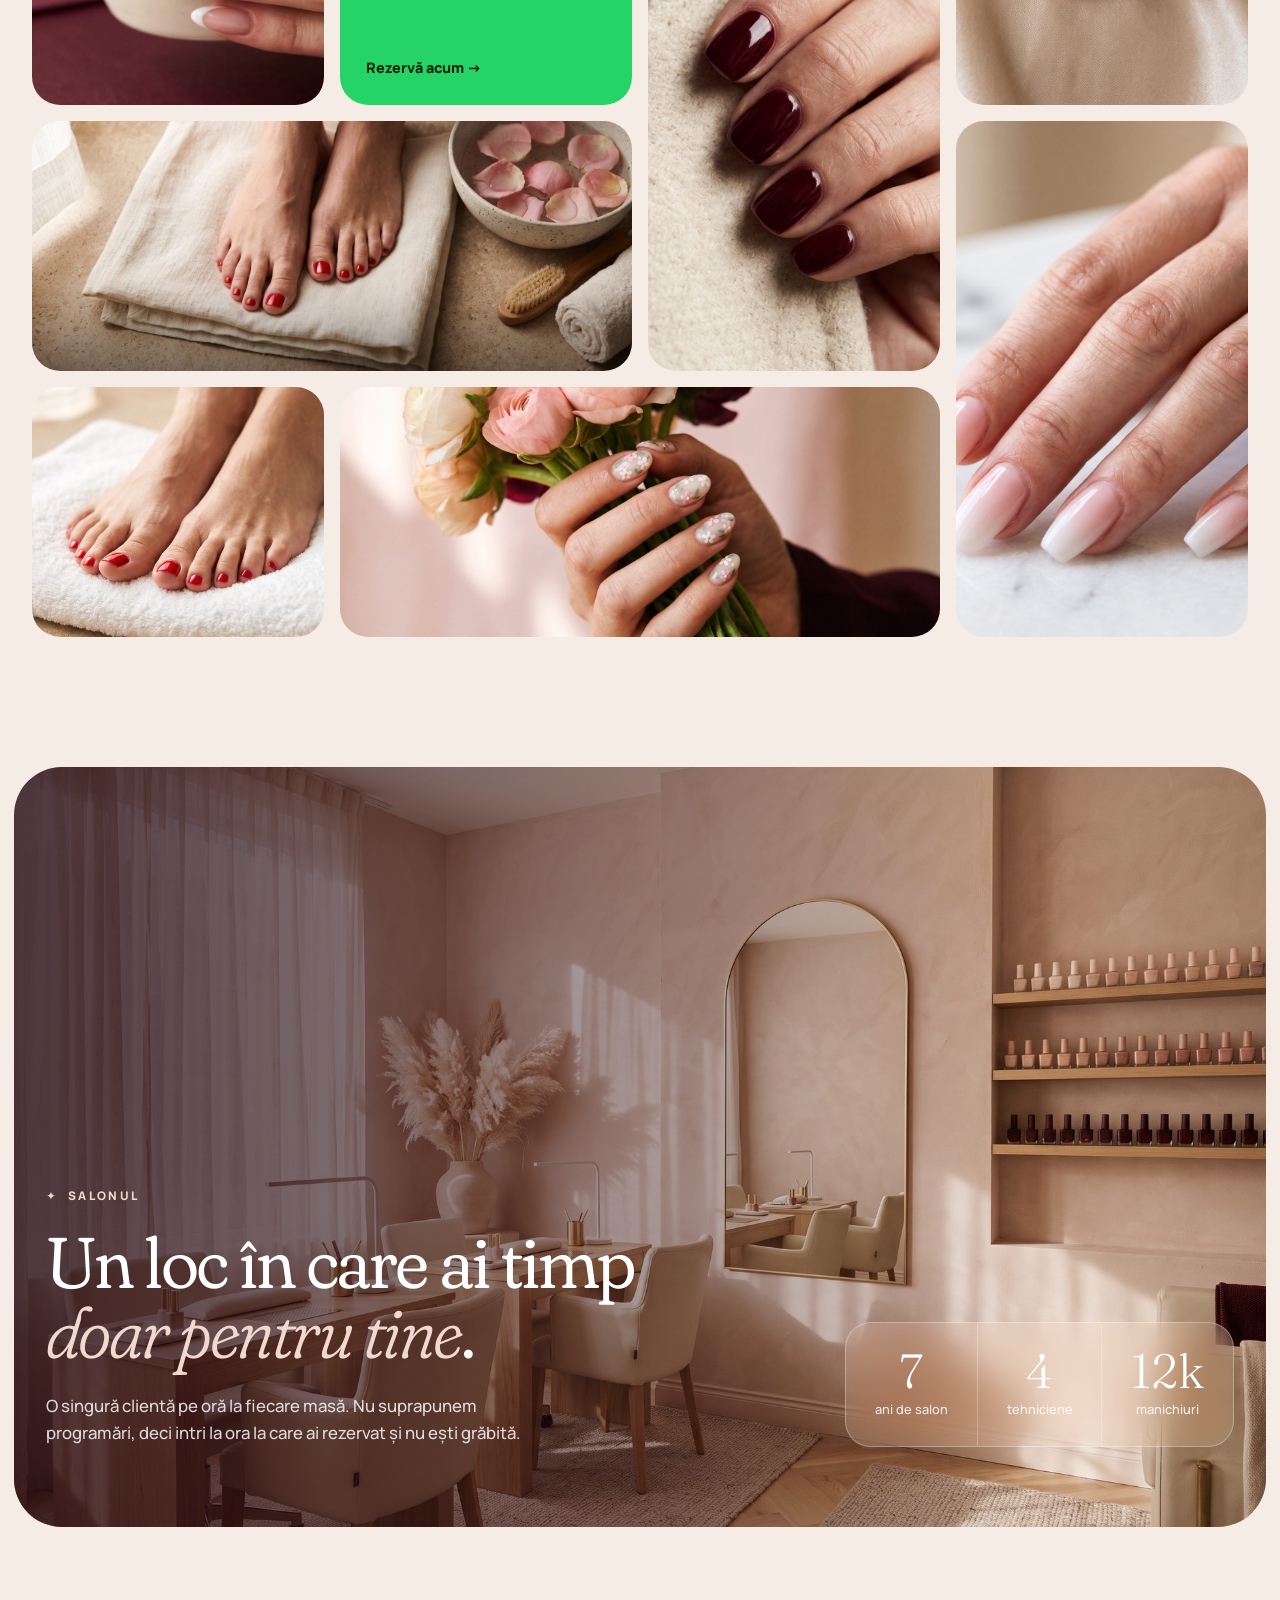
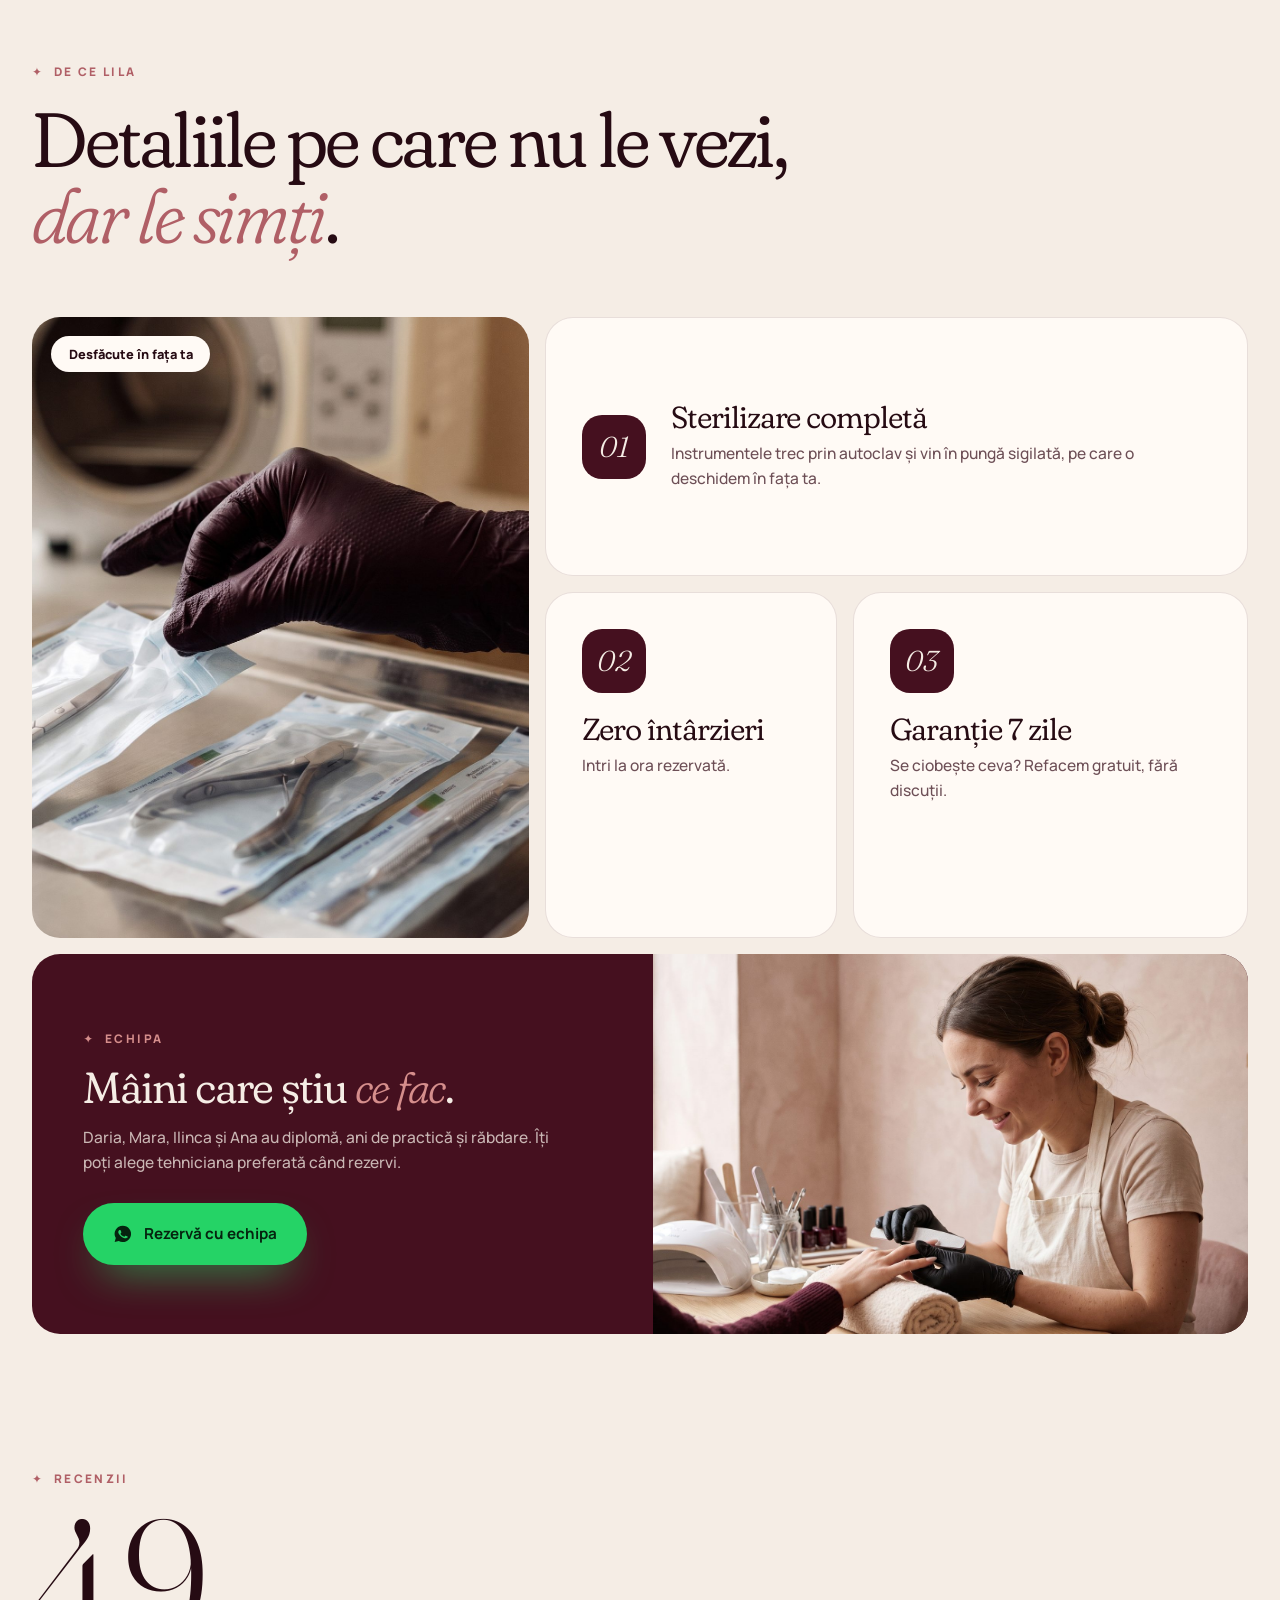
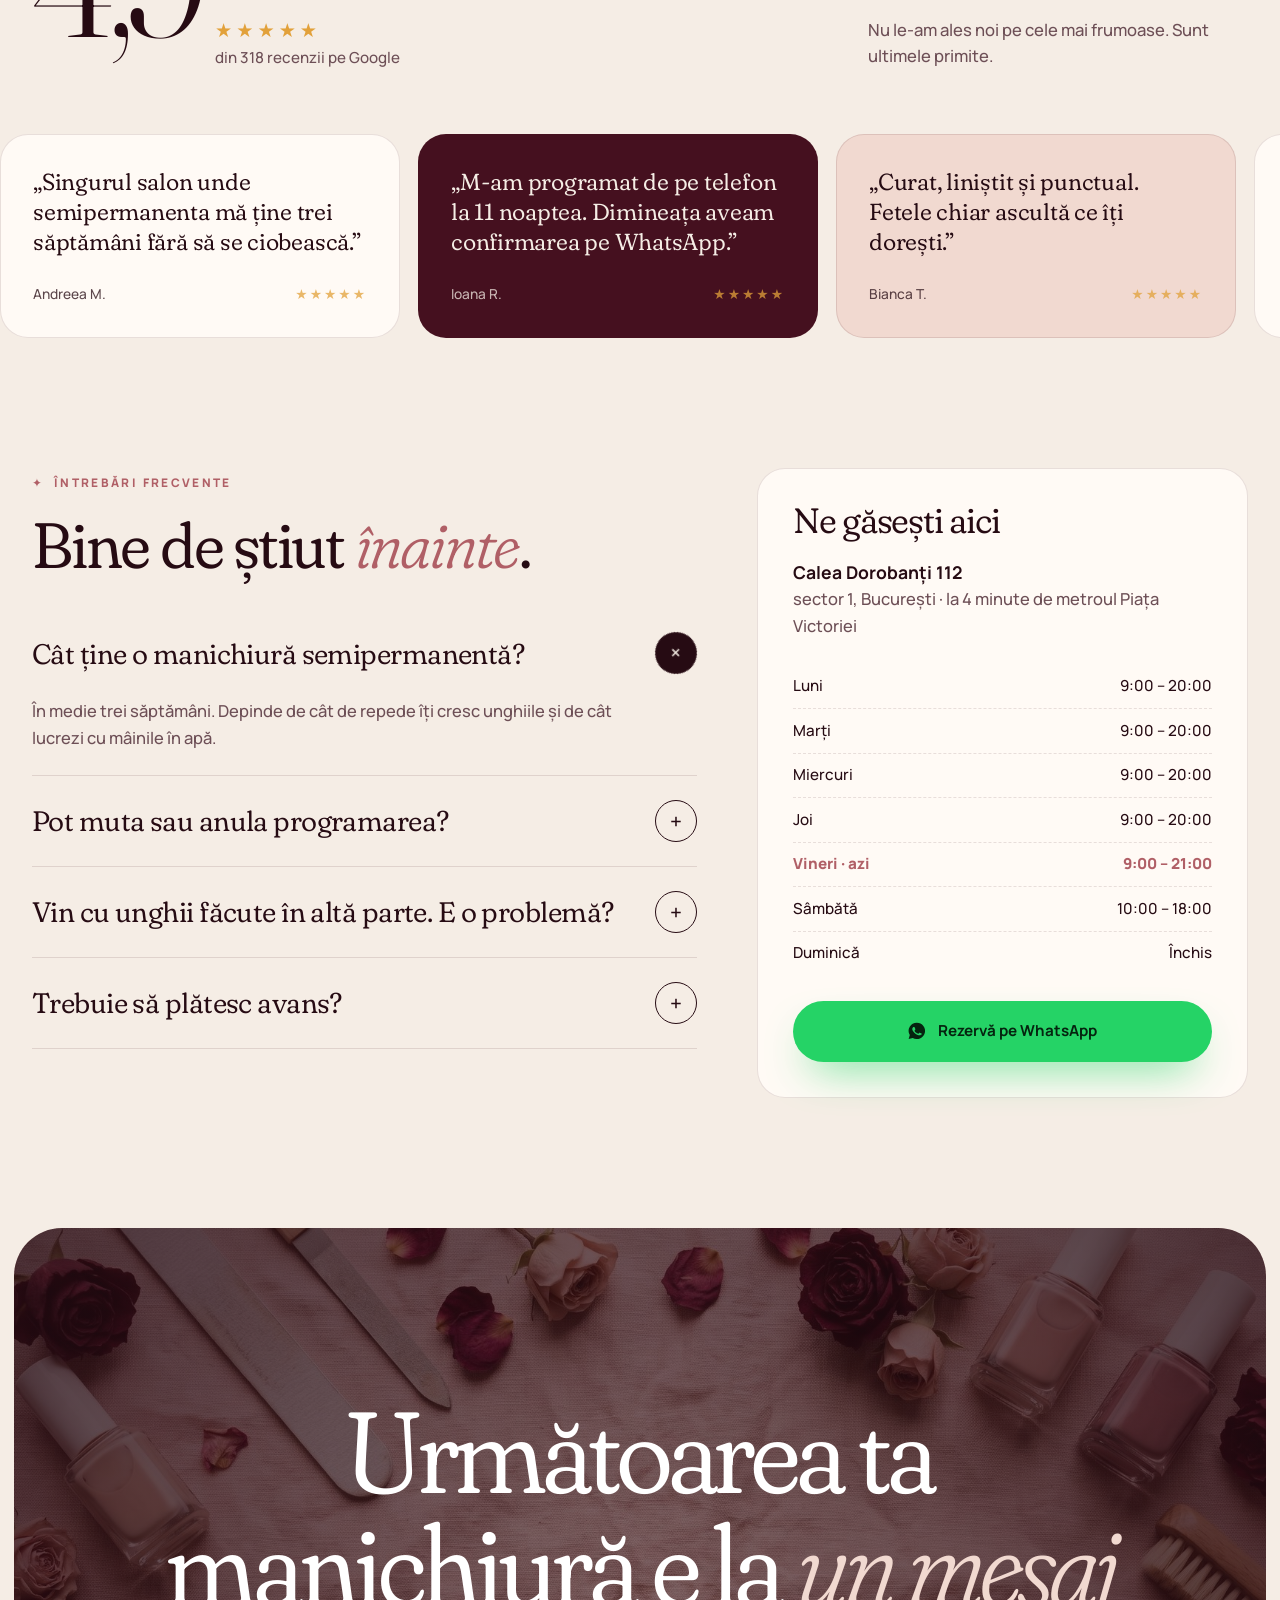
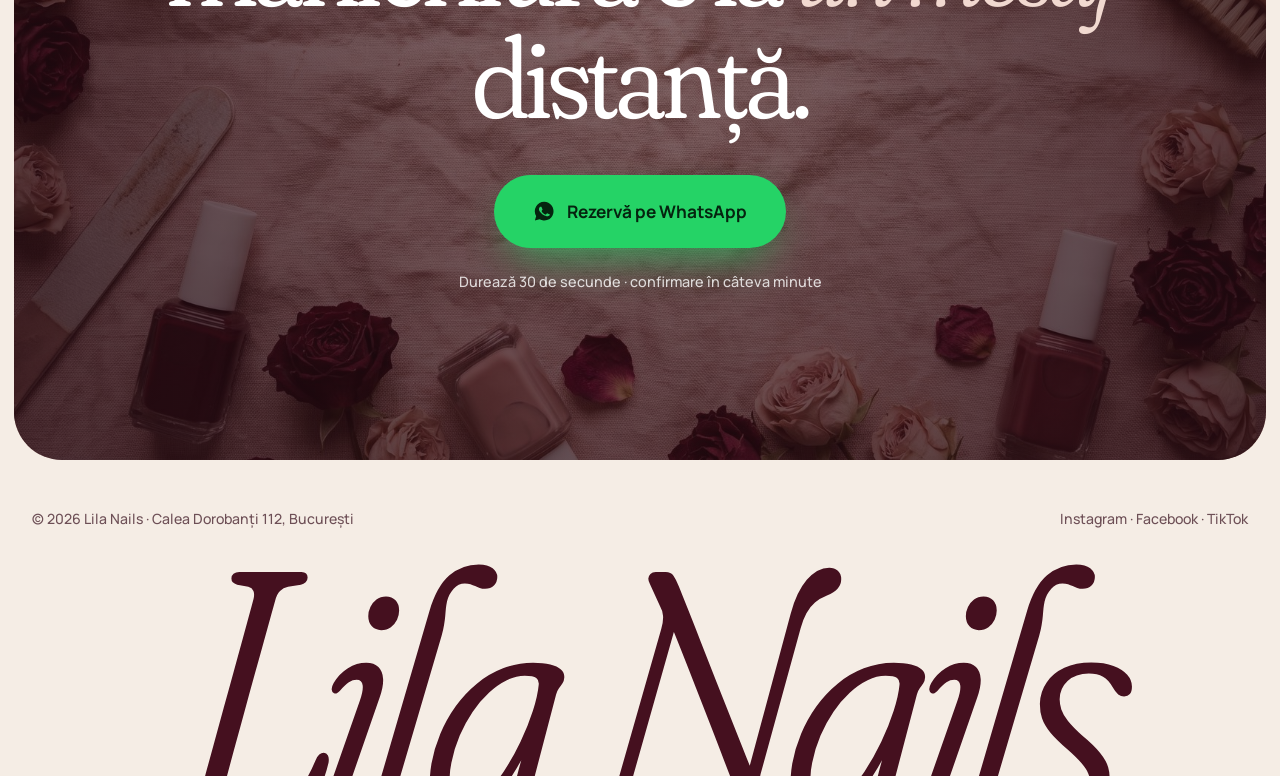
<file: demos/salon/index.html>
<!DOCTYPE html>
<html lang="ro">
<head>
  <meta charset="UTF-8">
  <meta name="viewport" content="width=device-width, initial-scale=1.0">
  <link rel="icon" href="data:,">
  <title>Lila Nails · Salon de unghii în București · Programare pe WhatsApp</title>
  <meta name="description" content="Manichiură semipermanentă, construcție cu gel, pedichiură și nail art în București. Îți faci programarea în 30 de secunde, direct pe WhatsApp.">
  <link rel="preconnect" href="https://fonts.googleapis.com">
  <link rel="preconnect" href="https://fonts.gstatic.com" crossorigin>
  <link href="https://fonts.googleapis.com/css2?family=Fraunces:ital,opsz,wght,SOFT@0,9..144,300..600,0..100;1,9..144,300..600,0..100&family=Manrope:wght@400;500;600;700;800&display=swap" rel="stylesheet">
  <link rel="stylesheet" href="../demo.css">
  <style>
    :root {
      --bg: #f5ede5; --paper: #fffaf5; --blush: #f1d9d0; --rose: #d58e8c; --rose-d: #b05f66;
      --wine: #45101f; --wine-2: #631c31; --ink: #260b13; --ink-2: #6d4f56; --mute: #a08a8d; --line: rgba(69,16,31,.12);
      --wa: #25d366; --wa-d: #128c4b; --wa-ink: #05240f;
      --serif: "Fraunces", Georgia, serif; --sans: "Manrope", system-ui, sans-serif;
      --r: 28px; --ease: cubic-bezier(.2, .8, .2, 1); --max: 1320px;
    }
    *, *::before, *::after { box-sizing: border-box; }
    html { scroll-behavior: smooth; scroll-padding-top: 100px; }
    body { margin: 0; background: var(--bg); color: var(--ink); font: 500 16.5px/1.6 var(--sans); -webkit-font-smoothing: antialiased; overflow-x: hidden; }
    /* granulație fină peste tot */
    body::after { content: ""; position: fixed; inset: 0; z-index: 300; pointer-events: none; opacity: .28;
      background-image: url("data:image/svg+xml,%3Csvg xmlns='http://www.w3.org/2000/svg' width='160' height='160'%3E%3Cfilter id='n'%3E%3CfeTurbulence type='fractalNoise' baseFrequency='.9' numOctaves='2' stitchTiles='stitch'/%3E%3CfeColorMatrix values='0 0 0 0 .3 0 0 0 0 .1 0 0 0 0 .15 0 0 0 .22 0'/%3E%3C/filter%3E%3Crect width='100%25' height='100%25' filter='url(%23n)'/%3E%3C/svg%3E"); }
    a { color: inherit; text-decoration: none; }
    h1, h2, h3 { font-family: var(--serif); font-weight: 350; font-variation-settings: "SOFT" 100; margin: 0; line-height: .98; letter-spacing: -0.035em; }
    h1 em, h2 em, h3 em { font-style: italic; font-weight: 300; color: var(--rose-d); }
    p { margin: 0; } ul, ol { margin: 0; padding: 0; list-style: none; }
    button, input { font: inherit; color: inherit; }
    img { display: block; width: 100%; height: 100%; object-fit: cover; }
    ::selection { background: var(--wine); color: var(--bg); }
    :focus-visible { outline: 2px solid var(--rose-d); outline-offset: 3px; }
    .c { max-width: var(--max); margin: 0 auto; padding: 0 32px; }
    .tagline { display: inline-flex; align-items: center; gap: .6rem; font-size: .74rem; font-weight: 800; letter-spacing: .2em; text-transform: uppercase; color: var(--rose-d); }
    .tagline::before { content: "✦"; }

    .btn { display: inline-flex; align-items: center; justify-content: center; gap: .7rem; padding: 1.1rem 1.8rem; border-radius: 999px; border: 1.5px solid transparent; font-weight: 700; font-size: .95rem; cursor: pointer; white-space: nowrap; transition: transform .35s var(--ease), background .3s, color .3s, box-shadow .3s, border-color .3s; }
    .btn:hover { transform: translateY(-3px); }
    .btn svg { width: 1.3em; height: 1.3em; fill: currentColor; flex: none; }
    .btn--wa { background: var(--wa); color: var(--wa-ink); box-shadow: 0 20px 44px -18px rgba(37,211,102,.85); }
    .btn--wa:hover { background: #3fe37e; box-shadow: 0 0 0 7px rgba(37,211,102,.16), 0 24px 50px -18px rgba(37,211,102,.95); }
    .btn--ghost { border-color: var(--ink); }
    .btn--ghost:hover { background: var(--ink); color: var(--bg); }
    .btn--light { border-color: rgba(255,255,255,.45); color: #fff; }
    .btn--light:hover { background: #fff; color: var(--wine); }
    .btn--xl { padding: 1.35rem 2.4rem; font-size: 1.08rem; }

    /* ---------- Navigație plutitoare ---------- */
    .nav { position: fixed; z-index: 90; top: 14px; left: 50%; transform: translateX(-50%); width: min(var(--max), calc(100% - 28px)); display: flex; align-items: center; justify-content: space-between; gap: 16px; padding: 8px 8px 8px 24px; border-radius: 999px; background: rgba(255,250,245,.72); backdrop-filter: blur(18px) saturate(1.4); border: 1px solid rgba(255,255,255,.7); box-shadow: 0 18px 50px -30px rgba(69,16,31,.55); transition: top .3s; }
    .has-bar .nav { top: calc(var(--bar, 40px) + 14px); }
    .logo { font: italic 400 1.75rem/1 var(--serif); font-variation-settings: "SOFT" 100; letter-spacing: -0.03em; }
    .logo sup { font: 800 .55rem/1 var(--sans); letter-spacing: .28em; color: var(--rose-d); margin-left: .35rem; vertical-align: super; }
    .nav__links { display: flex; gap: .3rem; font-size: .88rem; font-weight: 600; }
    .nav__links a { padding: .6rem 1rem; border-radius: 999px; color: var(--ink-2); transition: background .25s, color .25s; }
    .nav__links a:hover { background: var(--wine); color: var(--bg); }
    .nav .btn { padding: .8rem 1.3rem; font-size: .86rem; }

    /* ---------- HERO ---------- */
    .hero { position: relative; padding: calc(var(--bar, 40px) + 110px) 0 90px; overflow: clip; }
    .blob { position: absolute; border-radius: 50%; filter: blur(80px); z-index: -1; animation: drift 16s ease-in-out infinite alternate; }
    .blob--a { width: 620px; height: 620px; right: -160px; top: -200px; background: #f3c9c2; }
    .blob--b { width: 460px; height: 460px; left: -180px; bottom: -120px; background: #f6dfc8; animation-delay: -7s; }
    @keyframes drift { to { transform: translate(50px, 40px) scale(1.12); } }
    .hero .c { display: grid; grid-template-columns: minmax(0, 1.25fr) minmax(0, .95fr); gap: 44px; align-items: center; }
    .status { display: inline-flex; align-items: center; gap: .6rem; padding: .5rem 1rem; border-radius: 999px; background: var(--paper); border: 1px solid var(--line); font-size: .82rem; font-weight: 600; margin-bottom: 1.8rem; animation: fade .9s var(--ease) both; }
    .status i { width: 9px; height: 9px; border-radius: 50%; background: var(--wa); animation: ping 2s infinite; }
    .status.closed i { background: #d08872; animation: none; }
    @keyframes ping { 0% { box-shadow: 0 0 0 0 rgba(37,211,102,.6); } 70%, 100% { box-shadow: 0 0 0 10px rgba(37,211,102,0); } }
    .hero h1 { font-size: clamp(3rem, 5.9vw, 5.7rem); line-height: .96; white-space: nowrap; }
    .hero h1 .ln { display: block; overflow: hidden; padding: .06em 0 .16em; margin: -.06em 0 -.16em; }
    .hero h1 .ln > span { display: inline-block; transform: translateY(112%); animation: lift 1.15s var(--ease) forwards; }
    .hero h1 .ln:nth-child(2) > span { animation-delay: .09s; } .hero h1 .ln:nth-child(3) > span { animation-delay: .18s; }
    @keyframes lift { to { transform: none; } }
    @keyframes fade { from { opacity: 0; transform: translateY(22px); } }
    .pic { display: inline-block; width: 1.7em; height: .74em; border-radius: 999px; overflow: hidden; vertical-align: -0.04em; margin: 0 .08em; box-shadow: 0 14px 30px -16px rgba(69,16,31,.7); transform: rotate(-3deg); transition: transform .5s var(--ease), width .5s var(--ease); }
    .pic:nth-of-type(2) { transform: rotate(3deg); }
    .hero h1:hover .pic { transform: rotate(0); width: 2.1em; }
    .hero__lead { font-size: 1.16rem; color: var(--ink-2); max-width: 520px; margin: 2.1rem 0 2.3rem; animation: fade 1s .4s var(--ease) both; }
    .hero__lead b { color: var(--ink); font-weight: 700; }
    .hero__cta { display: flex; gap: .8rem; flex-wrap: wrap; animation: fade 1s .5s var(--ease) both; }
    .proof { display: flex; align-items: center; gap: 1rem; margin-top: 2.6rem; font-size: .9rem; color: var(--ink-2); animation: fade 1s .6s var(--ease) both; }
    .proof__faces { display: flex; }
    .proof__faces span { width: 42px; height: 42px; border-radius: 50%; border: 3px solid var(--bg); margin-left: -12px; overflow: hidden; background: var(--blush); }
    .proof__faces span:first-child { margin-left: 0; }
    .proof b { display: block; color: var(--ink); font-size: 1rem; }
    .proof b i { font-style: normal; color: #e2a13a; letter-spacing: 2px; }

    .hero__right { position: relative; min-height: 700px; animation: fade 1.2s .25s var(--ease) both; }
    .hero__img { position: absolute; left: 0; top: 0; width: 66%; aspect-ratio: 3 / 4; border-radius: 999px 999px var(--r) var(--r); overflow: hidden; box-shadow: 0 60px 100px -50px rgba(69,16,31,.7); }
    .hero__img img { object-position: 0% 60%; }
    .sticker { position: absolute; left: 46%; top: -22px; z-index: 3; width: 122px; height: 122px; border-radius: 50%; background: var(--wa); color: var(--wa-ink); display: grid; place-items: center; transform: rotate(-8deg); box-shadow: 0 24px 50px -22px rgba(37,211,102,.9); }
    .sticker svg.ring { position: absolute; inset: 0; width: 100%; height: 100%; animation: spin 20s linear infinite; }
    .sticker text { font: 800 11px var(--sans); letter-spacing: .22em; fill: currentColor; text-transform: uppercase; }
    .sticker svg.ic { width: 40px; height: 40px; fill: currentColor; }
    @keyframes spin { to { transform: rotate(360deg); } }
    .chat-slot { position: absolute; right: 0; bottom: 0; width: min(390px, 72%); height: 620px; }
    .chat-slot__ghost { position: absolute; inset: 0; border-radius: 34px; border: 2px dashed var(--line); display: grid; place-items: center; text-align: center; padding: 2rem; color: var(--mute); font-size: .9rem; }

    /* ---------- CHAT de programare ---------- */
    .chat { position: absolute; inset: 0; z-index: 2; display: flex; flex-direction: column; border-radius: 34px; overflow: hidden; background: #efe7df; box-shadow: 0 50px 110px -40px rgba(38,11,19,.75), 0 0 0 8px rgba(255,250,245,.75); }
    .chat__head { display: flex; align-items: center; gap: .8rem; padding: .9rem 1rem .9rem 1.1rem; background: var(--wine); color: #fff; }
    .chat__av { width: 42px; height: 42px; border-radius: 50%; overflow: hidden; flex: none; border: 2px solid rgba(255,255,255,.35); }
    .chat__head b { display: block; font-size: .98rem; line-height: 1.2; }
    .chat__head small { display: flex; align-items: center; gap: .4rem; font-size: .74rem; opacity: .85; }
    .chat__head small::before { content: ""; width: 7px; height: 7px; border-radius: 50%; background: var(--wa); }
    .chat__tools { margin-left: auto; display: flex; gap: .3rem; }
    .chat__tools button { width: 36px; height: 36px; border-radius: 50%; border: 0; background: rgba(255,255,255,.14); color: #fff; cursor: pointer; font-size: 1rem; line-height: 1; }
    .chat__tools button:hover { background: rgba(255,255,255,.28); }
    #chat-close { display: none; }
    .chat__log { flex: 1; overflow-y: auto; padding: 1.1rem .9rem .6rem; display: flex; flex-direction: column; gap: .5rem; scrollbar-width: thin;
      background-image: radial-gradient(rgba(69,16,31,.06) 1px, transparent 1px); background-size: 18px 18px; }
    .b { max-width: 86%; padding: .62rem .85rem; border-radius: 16px; font-size: .9rem; line-height: 1.42; animation: pop .35s var(--ease); }
    @keyframes pop { from { opacity: 0; transform: translateY(10px) scale(.96); } }
    .b--bot { align-self: flex-start; background: #fff; border-top-left-radius: 4px; box-shadow: 0 1px 1px rgba(0,0,0,.06); }
    .b--user { align-self: flex-end; background: #d9fdd3; border-top-right-radius: 4px; box-shadow: 0 1px 1px rgba(0,0,0,.06); }
    .b--sys { align-self: center; background: rgba(69,16,31,.08); color: var(--ink-2); font-size: .74rem; font-weight: 600; padding: .3rem .8rem; border-radius: 999px; }
    .b--typing { align-self: flex-start; background: #fff; border-top-left-radius: 4px; display: flex; gap: 4px; padding: .8rem .9rem; }
    .b--typing i { width: 6px; height: 6px; border-radius: 50%; background: var(--mute); animation: bounce 1s infinite; }
    .b--typing i:nth-child(2) { animation-delay: .15s; } .b--typing i:nth-child(3) { animation-delay: .3s; }
    @keyframes bounce { 30% { transform: translateY(-4px); } }
    .sumcard { min-width: 230px; }
    .sumcard h4 { margin: 0 0 .5rem; font: 500 1.25rem/1.1 var(--serif); }
    .sumcard li { display: flex; justify-content: space-between; gap: 1rem; font-size: .86rem; padding: .22rem 0; }
    .sumcard li span:last-child { font-weight: 700; white-space: nowrap; }
    .sumcard .tot { margin-top: .4rem; padding-top: .5rem; border-top: 1px dashed var(--line); font-size: .95rem; }
    .sumcard p { margin-top: .5rem; font-size: .84rem; color: var(--ink-2); }
    .chat__quick { display: flex; gap: .4rem; flex-wrap: wrap; padding: .5rem .8rem .7rem; max-height: 200px; overflow-y: auto; scrollbar-width: none; }
    .chat__quick button { border: 1.5px solid var(--wa-d); background: #fff; color: var(--wa-d); border-radius: 999px; padding: .55rem .95rem; font-size: .84rem; font-weight: 700; cursor: pointer; min-height: 40px; transition: background .2s, color .2s, transform .2s; animation: pop .35s var(--ease) both; }
    .chat__quick button:hover { background: var(--wa-d); color: #fff; transform: translateY(-1px); }
    .chat__quick button.go { background: var(--wa); border-color: var(--wa); color: var(--wa-ink); }
    .chat__quick button.go:hover { background: #3fe37e; }
    .chat__quick button.ghost { border-color: var(--line); color: var(--ink-2); }
    .chat__quick button.ghost:hover { background: var(--ink); color: #fff; }
    .chat__form { display: flex; gap: .5rem; padding: .7rem .8rem; background: #f7f1ea; border-top: 1px solid var(--line); }
    .chat__form input { flex: 1; min-width: 0; border: 0; border-radius: 999px; background: #fff; padding: .75rem 1.1rem; font-size: .92rem; min-height: 46px; }
    .chat__form input:disabled { background: rgba(255,255,255,.55); }
    .chat__form input:focus { outline: 2px solid var(--wa); }
    .chat__form button { width: 46px; height: 46px; border-radius: 50%; border: 0; background: var(--wa); color: var(--wa-ink); cursor: pointer; font-weight: 800; flex: none; }
    .chat__form button:disabled { opacity: .4; cursor: default; }
    .chat.flash { animation: flash 1s var(--ease); }
    @keyframes flash { 30% { box-shadow: 0 50px 110px -40px rgba(38,11,19,.75), 0 0 0 14px rgba(37,211,102,.55); } }
    /* chat desprins: fereastră plutitoare în colț */
    .chat.is-float { position: fixed; inset: auto 24px 24px auto; width: 400px; height: min(640px, calc(100vh - 48px)); z-index: 200; animation: rise .45s var(--ease); }
    .chat.is-float #chat-close { display: block; }
    @keyframes rise { from { opacity: 0; transform: translateY(30px) scale(.96); } }

    /* ---------- Bandă mare ---------- */
    .tape { padding: 2.2rem 0; overflow: hidden; white-space: nowrap; border-block: 1px solid var(--line); }
    .tape div { display: inline-block; animation: slide 50s linear infinite; }
    .tape span { font: italic 300 clamp(2.6rem, 6vw, 5.2rem)/1 var(--serif); font-variation-settings: "SOFT" 100; letter-spacing: -0.03em; margin: 0 1.4rem; }
    .tape span:nth-child(4n+1) { color: transparent; -webkit-text-stroke: 1px var(--wine); }
    .tape i { font-style: normal; color: var(--rose); font-size: 1.6rem; vertical-align: middle; }
    @keyframes slide { to { transform: translateX(-50%); } }

    section { padding: 130px 0; position: relative; }
    .sh { display: flex; align-items: flex-end; justify-content: space-between; gap: 2rem 4rem; flex-wrap: wrap; margin-bottom: 4rem; }
    .sh h2 { font-size: clamp(2.7rem, 6vw, 5.6rem); max-width: 820px; margin-top: 1.2rem; }
    .sh p { max-width: 380px; color: var(--ink-2); font-size: 1.04rem; }

    /* ---------- Cum funcționează ---------- */
    .how { display: grid; grid-template-columns: repeat(3, minmax(0, 1fr)); gap: 20px; }
    .how li { position: relative; padding: 2.2rem; border-radius: var(--r); background: var(--paper); border: 1px solid var(--line); min-height: 330px; display: flex; flex-direction: column; overflow: hidden; transition: transform .5s var(--ease), background .4s, color .4s; }
    .how li:hover { transform: translateY(-8px) rotate(-.6deg); background: var(--wine); color: var(--bg); }
    .how li:nth-child(2):hover { transform: translateY(-8px) rotate(.6deg); }
    .how__n { font: italic 300 5.5rem/.8 var(--serif); color: var(--rose); }
    .how h3 { font-size: 2.1rem; margin: auto 0 .7rem; padding-top: 2rem; }
    .how p { color: var(--ink-2); font-size: .98rem; transition: color .4s; }
    .how li:hover p { color: rgba(245,237,229,.75); }
    .how__demo { position: absolute; right: 1.4rem; top: 1.6rem; display: grid; gap: .35rem; justify-items: end; font-size: .76rem; font-weight: 700; }
    .how__demo span { padding: .4rem .8rem; border-radius: 14px 14px 4px 14px; background: #d9fdd3; color: var(--wa-ink); }
    .how__demo span.l { justify-self: start; border-radius: 14px 14px 14px 4px; background: var(--blush); color: var(--ink); }

    /* ---------- Servicii ---------- */
    .menu-sec { background: var(--wine); color: var(--bg); border-radius: 48px; margin: 0 14px; }
    .menu-sec .tagline { color: var(--rose); } .menu-sec h2 em { color: var(--rose); } .menu-sec .sh p { color: rgba(245,237,229,.7); }
    .menu { display: grid; grid-template-columns: minmax(0, .8fr) minmax(0, 1.2fr); gap: 70px; align-items: start; }
    .menu__pics { position: sticky; top: 110px; aspect-ratio: 4 / 5; border-radius: 999px 999px var(--r) var(--r); overflow: hidden; }
    .menu__pics img { position: absolute; inset: 0; opacity: 0; transform: scale(1.08); transition: opacity .7s var(--ease), transform 1.2s var(--ease); }
    .menu__pics img.on { opacity: 1; transform: none; }
    .menu__pics figcaption { position: absolute; left: 0; right: 0; bottom: 0; padding: 4rem 1.6rem 1.6rem; background: linear-gradient(transparent, rgba(38,11,19,.8)); font: italic 300 2.2rem/1 var(--serif); text-align: center; }
    .grp + .grp { margin-top: 3.2rem; }
    .grp h3 { display: flex; align-items: baseline; gap: 1rem; font-size: 1rem; font-family: var(--sans); font-weight: 800; letter-spacing: .2em; text-transform: uppercase; color: var(--rose); padding-bottom: 1rem; border-bottom: 1px solid rgba(245,237,229,.2); }
    .grp h3 small { margin-left: auto; font-weight: 600; letter-spacing: .04em; text-transform: none; color: rgba(245,237,229,.55); }
    .row { width: 100%; display: grid; grid-template-columns: minmax(0, 1fr) auto 52px; gap: 1.4rem; align-items: center; text-align: left; padding: 1.35rem 0; background: none; border: 0; border-bottom: 1px solid rgba(245,237,229,.14); cursor: pointer; color: inherit; transition: padding .4s var(--ease); }
    .row:hover { padding-left: 1rem; }
    .row b { display: block; font: 350 clamp(1.5rem, 2.5vw, 2.1rem)/1.1 var(--serif); font-variation-settings: "SOFT" 100; letter-spacing: -0.02em; transition: color .3s; }
    .row:hover b { color: var(--rose); }
    .row small { color: rgba(245,237,229,.6); font-size: .86rem; }
    .row__p { font: 400 1.6rem/1 var(--serif); white-space: nowrap; }
    .row__p small { font: 600 .78rem var(--sans); }
    .row__add { width: 52px; height: 52px; border-radius: 50%; border: 1.5px solid rgba(245,237,229,.4); display: grid; place-items: center; font-size: 1.4rem; line-height: 1; transition: all .4s var(--ease); }
    .row:hover .row__add { border-color: var(--wa); color: var(--wa); }
    .row[aria-pressed="true"] .row__add { background: var(--wa); border-color: var(--wa); color: var(--wa-ink); transform: rotate(360deg); }
    .menu__cta { margin-top: 2.6rem; display: flex; align-items: center; gap: 1.2rem; flex-wrap: wrap; color: rgba(245,237,229,.7); font-size: .92rem; }

    /* ---------- Galerie bento ---------- */
    .bento { display: grid; grid-template-columns: repeat(4, minmax(0, 1fr)); grid-auto-rows: 250px; gap: 16px;
      grid-template-areas: "a b b c" "a d e c" "f f e g" "h i i g"; }
    .t { position: relative; border-radius: var(--r); overflow: hidden; cursor: zoom-in; border: 0; padding: 0; background: var(--blush); }
    .t img { transition: transform 1.1s var(--ease); }
    .t:hover img { transform: scale(1.07); }
    .t span { position: absolute; left: 1rem; bottom: 1rem; background: rgba(255,250,245,.93); color: var(--ink); font-size: .8rem; font-weight: 700; padding: .45rem 1rem; border-radius: 999px; opacity: 0; transform: translateY(10px); transition: opacity .35s, transform .35s var(--ease); }
    .t:hover span, .t:focus-visible span { opacity: 1; transform: none; }
    .t--cta { cursor: pointer; background: var(--wa); color: var(--wa-ink); display: flex; flex-direction: column; justify-content: space-between; padding: 1.6rem; text-align: left; transition: transform .4s var(--ease); }
    .t--cta:hover { transform: scale(.97) rotate(-1.5deg); }
    .t--cta b { font: italic 300 2.2rem/1 var(--serif); letter-spacing: -0.02em; }
    .t--cta i { font-style: normal; font-weight: 800; font-size: .9rem; }
    .lightbox { position: fixed; inset: 0; z-index: 250; display: none; place-items: center; padding: 24px; background: rgba(38,11,19,.92); backdrop-filter: blur(10px); cursor: zoom-out; }
    .lightbox.is-open { display: grid; }
    .lightbox figure { margin: 0; width: min(1100px, 100%); }
    .lightbox img { height: auto; max-height: 78vh; object-fit: contain; border-radius: 20px; }
    .lightbox figcaption { margin-top: 1rem; text-align: center; color: var(--bg); font: italic 300 1.6rem var(--serif); }

    /* ---------- Salon ---------- */
    .salon { position: relative; border-radius: 48px; overflow: hidden; margin: 0 14px; min-height: 760px; display: flex; align-items: flex-end; color: #fff; isolation: isolate; padding: 0; }
    .salon > img { position: absolute; inset: 0; z-index: -2; }
    .salon::after { content: ""; position: absolute; inset: 0; z-index: -1; background: linear-gradient(90deg, rgba(38,11,19,.82) 0%, rgba(38,11,19,.35) 55%, transparent 80%); }
    .salon .c { width: 100%; padding-block: 5rem; display: grid; grid-template-columns: minmax(0, 1fr) auto; gap: 3rem; align-items: end; }
    .salon h2 { font-size: clamp(2.6rem, 5.6vw, 5.2rem); max-width: 640px; margin: 1.2rem 0 1.6rem; }
    .salon h2 em { color: var(--blush); }
    .salon .tagline { color: var(--blush); }
    .salon p { max-width: 480px; color: rgba(255,255,255,.82); font-size: 1.05rem; }
    .glass { display: grid; grid-template-columns: repeat(3, auto); gap: 0; border-radius: 26px; background: rgba(255,250,245,.14); backdrop-filter: blur(18px) saturate(1.4); border: 1px solid rgba(255,255,255,.3); }
    .glass li { padding: 1.5rem 1.8rem; text-align: center; }
    .glass li + li { border-left: 1px solid rgba(255,255,255,.25); }
    .glass strong { display: block; font: 300 3rem/1 var(--serif); }
    .glass span { font-size: .8rem; opacity: .85; }

    /* ---------- De ce noi ---------- */
    .why { display: grid; grid-template-columns: repeat(12, minmax(0, 1fr)); gap: 16px; }
    .why > * { border-radius: var(--r); overflow: hidden; }
    .why__pic { grid-column: span 5; grid-row: span 2; position: relative; min-height: 520px; }
    .why__pic figcaption { position: absolute; left: 1.2rem; top: 1.2rem; background: var(--paper); border-radius: 999px; padding: .5rem 1.1rem; font-size: .8rem; font-weight: 800; }
    .feat { grid-column: span 7; background: var(--paper); border: 1px solid var(--line); padding: 2.2rem; display: grid; grid-template-columns: auto minmax(0, 1fr); gap: 1.6rem; align-items: center; transition: background .4s, transform .4s var(--ease); }
    .feat--half { grid-column: span 3; display: block; }
    .feat--half + .feat--half { grid-column: span 4; }
    .feat:hover { background: var(--blush); transform: translateY(-4px); }
    .feat__ic { width: 64px; height: 64px; border-radius: 20px; background: var(--wine); color: var(--bg); display: grid; place-items: center; font: italic 300 1.8rem var(--serif); }
    .feat--half .feat__ic { margin-bottom: 1.4rem; }
    .feat h3 { font-size: 1.9rem; margin-bottom: .5rem; }
    .feat p { color: var(--ink-2); font-size: .97rem; }
    .feat--tech { grid-column: span 12; padding: 0; display: grid; grid-template-columns: minmax(0, 1fr) minmax(0, 1fr); background: var(--wine); color: var(--bg); border: 0; min-height: 380px; }
    .feat--tech:hover { background: var(--wine); }
    .feat--tech > div { padding: clamp(2rem, 4vw, 3.6rem); align-self: center; }
    .feat--tech h3 { font-size: clamp(2rem, 3.4vw, 3rem); margin: 1rem 0; }
    .feat--tech h3 em { color: var(--rose); }
    .feat--tech p { color: rgba(245,237,229,.75); margin-bottom: 1.8rem; }
    .feat--tech .tagline { color: var(--rose); }

    /* ---------- Recenzii ---------- */
    .rev-sec { overflow: hidden; }
    .big-rate { display: flex; align-items: baseline; gap: 1rem; }
    .big-rate strong { font: 300 clamp(5rem, 13vw, 11rem)/.8 var(--serif); letter-spacing: -0.06em; }
    .big-rate span { font-size: .95rem; color: var(--ink-2); }
    .big-rate span b { display: block; color: #e2a13a; letter-spacing: 4px; font-size: 1.2rem; }
    .revs { display: flex; gap: 18px; width: max-content; animation: slide 60s linear infinite; }
    .revs:hover { animation-play-state: paused; }
    .rev { margin: 0; width: 400px; background: var(--paper); border: 1px solid var(--line); border-radius: var(--r); padding: 2rem; display: flex; flex-direction: column; }
    .rev:nth-child(3n+2) { background: var(--wine); color: var(--bg); border-color: transparent; }
    .rev:nth-child(3n+3) { background: var(--blush); }
    .rev p { font: 350 1.45rem/1.3 var(--serif); font-variation-settings: "SOFT" 100; letter-spacing: -0.01em; flex: 1; }
    .rev footer { margin-top: 1.6rem; font-size: .86rem; opacity: .75; display: flex; justify-content: space-between; gap: 1rem; }
    .rev footer b { color: #e2a13a; letter-spacing: 2px; }

    /* ---------- Întrebări + vizită ---------- */
    .info { display: grid; grid-template-columns: minmax(0, 1.15fr) minmax(0, .85fr); gap: 60px; align-items: start; }
    details { border-bottom: 1px solid var(--line); }
    summary { cursor: pointer; list-style: none; display: flex; justify-content: space-between; align-items: center; gap: 1.5rem; padding: 1.5rem 0; font: 350 clamp(1.4rem, 2.2vw, 1.8rem)/1.2 var(--serif); font-variation-settings: "SOFT" 100; letter-spacing: -0.02em; }
    summary::-webkit-details-marker { display: none; }
    summary::after { content: "+"; flex: none; width: 42px; height: 42px; border-radius: 50%; border: 1.5px solid var(--ink); display: grid; place-items: center; font: 500 1.3rem var(--sans); transition: transform .45s var(--ease), background .3s, color .3s; }
    details[open] summary::after { transform: rotate(135deg); background: var(--ink); color: var(--bg); }
    details p { color: var(--ink-2); padding: 0 4rem 1.5rem 0; }
    .visit { position: sticky; top: 110px; background: var(--paper); border: 1px solid var(--line); border-radius: var(--r); padding: 2.2rem; }
    .visit h3 { font-size: 2.2rem; margin-bottom: 1.2rem; }
    .visit address { font-style: normal; color: var(--ink-2); margin-bottom: 1.6rem; }
    .visit address b { display: block; color: var(--ink); font-size: 1.1rem; }
    .hours li { display: flex; justify-content: space-between; padding: .6rem 0; border-bottom: 1px dashed var(--line); font-size: .95rem; }
    .hours li:last-child { border: 0; }
    .hours li.today { font-weight: 800; color: var(--rose-d); }
    .visit .btn { width: 100%; margin-top: 1.6rem; }

    /* ---------- Final + footer ---------- */
    .final { position: relative; margin: 0 14px; border-radius: 48px; overflow: hidden; color: #fff; text-align: center; padding: clamp(5rem, 13vw, 11rem) 1.5rem; isolation: isolate; }
    .final > img { position: absolute; inset: 0; z-index: -2; }
    .final::after { content: ""; position: absolute; inset: 0; z-index: -1; background: radial-gradient(circle at 50% 50%, rgba(38,11,19,.55), rgba(38,11,19,.8)); }
    .final h2 { font-size: clamp(3rem, 9vw, 8.5rem); max-width: 1000px; margin: 0 auto 2.6rem; }
    .final h2 em { color: var(--blush); }
    .final small { display: block; margin-top: 1.4rem; opacity: .8; font-size: .9rem; }
    footer.site { padding: 3rem 0 0; overflow: hidden; }
    footer.site .c { display: flex; justify-content: space-between; gap: 1rem 2rem; flex-wrap: wrap; font-size: .88rem; color: var(--ink-2); }
    .wordmark { font: italic 300 clamp(6rem, 27vw, 26rem)/.74 var(--serif); font-variation-settings: "SOFT" 100; letter-spacing: -0.06em; text-align: center; color: var(--wine); margin: 2rem 0 -0.12em; white-space: nowrap; user-select: none; }

    /* ---------- Bară de rezervare plutitoare ---------- */
    .dock { position: fixed; z-index: 150; left: 50%; bottom: 20px; transform: translate(-50%, 220%); display: flex; align-items: center; gap: .9rem; padding: 8px 8px 8px 22px; border-radius: 999px; background: rgba(38,11,19,.9); color: var(--bg); backdrop-filter: blur(16px); box-shadow: 0 24px 60px -20px rgba(38,11,19,.9); transition: transform .55s var(--ease); font-size: .9rem; font-weight: 600; white-space: nowrap; max-width: calc(100% - 24px); }
    .dock.is-on { transform: translate(-50%, 0); }
    .dock b { color: #fff; }
    .dock button { display: inline-flex; align-items: center; gap: .5rem; border: 0; border-radius: 999px; background: var(--wa); color: var(--wa-ink); font-weight: 800; padding: .8rem 1.3rem; cursor: pointer; transition: background .2s; }
    .dock button:hover { background: #3fe37e; }
    .dock svg { width: 1.2em; height: 1.2em; fill: currentColor; }

    [data-reveal] { transition-duration: 1.1s; transform: translateY(40px); }

    @media (max-width: 1080px) {
      .hero .c { grid-template-columns: minmax(0, 1fr); }
      .hero__right { min-height: 0; max-width: 520px; margin: 1rem auto 0; width: 100%; }
      .hero__img { position: relative; width: 100%; aspect-ratio: 1 / 1; border-radius: 999px 999px var(--r) var(--r); }
      .hero__img img { object-position: 50% 50%; }
      .sticker { left: auto; right: 4%; top: -30px; width: 104px; height: 104px; }
      .chat-slot { display: none; }
      .chat:not(.is-float) { display: none; }
      .chat.is-float { animation: none; }
      .chat.is-float { inset: 0; width: auto; height: auto; border-radius: 0; box-shadow: none; }
      .nav__links { display: none; }
      .how, .info { grid-template-columns: minmax(0, 1fr); }
      .how li { min-height: 260px; }
      .menu { grid-template-columns: minmax(0, 1fr); gap: 40px; }
      .menu__pics { position: relative; top: 0; aspect-ratio: 16 / 10; border-radius: var(--r); }
      .bento { grid-template-columns: repeat(2, minmax(0, 1fr)); grid-auto-rows: 210px; grid-template-areas: "a c" "a c" "b b" "d e" "g e" "f f" "h g" "i i"; }
      .salon .c { grid-template-columns: minmax(0, 1fr); }
      .salon::after { background: linear-gradient(0deg, rgba(38,11,19,.9) 0%, rgba(38,11,19,.45) 60%, rgba(38,11,19,.2)); }
      .glass { justify-self: start; }
      .why__pic, .feat, .feat--half, .feat--half + .feat--half { grid-column: span 12; }
      .why__pic { min-height: 340px; grid-row: auto; }
      .feat--tech { grid-template-columns: minmax(0, 1fr); }
      .feat--tech img { aspect-ratio: 16 / 10; height: auto; }
      .visit { position: static; }
      section { padding: 90px 0; }
      .menu-sec, .salon, .final { margin: 0 8px; border-radius: 34px; }
      .sh { margin-bottom: 2.6rem; }
    }
    @media (max-width: 620px) {
      body { font-size: 16px; }
      .c { padding: 0 18px; }
      .nav { padding-left: 18px; } .logo { font-size: 1.5rem; }
      .hero { padding: calc(var(--bar, 60px) + 96px) 0 70px; }
      .hero h1 { font-size: clamp(2.3rem, 11.4vw, 3.6rem); }
      .hero__cta .btn { width: 100%; }
      .how__n { font-size: 4rem; } .how h3 { font-size: 1.8rem; }
      .row { grid-template-columns: minmax(0, 1fr) 46px; row-gap: .3rem; }
      .row__p { grid-column: 1; grid-row: 2; font-size: 1.3rem; } .row__add { grid-column: 2; grid-row: 1 / span 2; width: 46px; height: 46px; }
      .bento { grid-auto-rows: 170px; gap: 10px; }
      .t span { opacity: 1; transform: none; font-size: .72rem; padding: .35rem .8rem; }
      .t--cta b { font-size: 1.6rem; }
      .glass li { padding: 1rem 1.1rem; } .glass strong { font-size: 2.2rem; }
      .salon { min-height: 640px; }
      .feat { grid-template-columns: minmax(0, 1fr); }
      .rev { width: 300px; padding: 1.5rem; } .rev p { font-size: 1.2rem; }
      details p { padding-right: 0; }
      .btn--xl { width: 100%; padding: 1.2rem 1.4rem; font-size: 1rem; }
      .dock { width: calc(100% - 24px); justify-content: space-between; padding-left: 18px; font-size: .84rem; }
      .dock span { overflow: hidden; text-overflow: ellipsis; }
      .tape span { margin: 0 .8rem; }
    }
    @media (prefers-reduced-motion: reduce) {
      html { scroll-behavior: auto; }
      *, *::before, *::after { animation: none !important; transition: none !important; }
      .hero h1 .ln > span { transform: none; }
    }
  </style>
</head>
<body class="has-bar">
  <svg width="0" height="0" style="position:absolute" aria-hidden="true"><symbol id="wa" viewBox="0 0 24 24"><path d="M12 2a10 10 0 0 0-8.600 15.100L2 22l5-1.300A10 10 0 1 0 12 2zm5.300 14.200c-.200.600-1.300 1.200-1.800 1.200-.500.100-1 .200-3.300-.700-2.800-1.100-4.500-3.900-4.700-4.100-.100-.200-1.100-1.500-1.100-2.800 0-1.300.700-2 1-2.300.200-.200.500-.300.700-.300h.500c.200 0 .400 0 .600.500l.900 2.100c.100.200.100.400 0 .600l-.400.600-.400.400c-.100.200-.300.300-.100.600.200.300.800 1.300 1.700 2.100 1.200 1 2.100 1.400 2.400 1.500.300.100.500.100.600-.100l.900-1.100c.200-.300.400-.200.700-.100l2 .900c.300.200.500.200.600.400 0 .100 0 .600-.200 1.100z"/></symbol></svg>

  <div class="demo-bar"><span>Site demonstrativ realizat de Adelin Solutions · salon și recenzii fictive</span><a href="https://wa.me/40750210645?text=Salut%2C%20Adelin%21%20Am%20v%C4%83zut%20site-ul%20demo%20pentru%20salon%20de%20unghii%20%C8%99i%20a%C8%99%20vrea%20un%20site%20asem%C4%83n%C4%83tor%20pentru%20afacerea%20mea." target="_blank" rel="noopener" data-own>Vreau un site ca acesta</a><a href="../../index.html#proiecte">← Înapoi la portofoliu</a></div>

  <header class="nav">
    <a href="#top" class="logo">Lila<sup>NAILS</sup></a>
    <nav class="nav__links"><a href="#cum">Cum rezervi</a><a href="#servicii">Prețuri</a><a href="#galerie">Galerie</a><a href="#recenzii">Recenzii</a><a href="#contact">Contact</a></nav>
    <button class="btn btn--wa" type="button" data-book><svg aria-hidden="true"><use href="#wa"/></svg>Rezervă</button>
  </header>

  <main id="top">
    <!-- HERO -->
    <section class="hero">
      <i class="blob blob--a"></i><i class="blob blob--b"></i>
      <div class="c">
        <div>
          <p class="status" id="open-now"><i></i><span></span></p>
          <h1>
            <span class="ln"><span>Unghii perfecte,</span></span>
            <span class="ln"><span>rezervate <span class="pic"><img src="img/g3.jpg" alt=""></span> în</span></span>
            <span class="ln"><span><em>30 de secunde.</em></span></span>
          </h1>
          <p class="hero__lead">Fără telefoane și fără „revin eu cu un mesaj”. Alegi serviciul, ziua și ora, iar programarea pleacă <b>direct pe WhatsApp</b>, gata scrisă.</p>
          <div class="hero__cta">
            <button class="btn btn--wa btn--xl" type="button" data-book><svg aria-hidden="true"><use href="#wa"/></svg>Rezervă pe WhatsApp</button>
            <a href="#servicii" class="btn btn--ghost btn--xl">Vezi prețurile</a>
          </div>
          <div class="proof">
            <div class="proof__faces"><span><img src="img/g1.jpg" alt=""></span><span><img src="img/g2.jpg" alt=""></span><span><img src="img/g4.jpg" alt=""></span><span><img src="img/g5.jpg" alt=""></span></div>
            <p><b><i>★★★★★</i> 4,9 din 5</b>din 318 recenzii Google</p>
          </div>
        </div>

        <div class="hero__right">
          <div class="hero__img"><img src="img/hero.jpg" alt="Mâini cu manichiură nude lucioasă, formă migdală" fetchpriority="high"></div>
          <div class="sticker" aria-hidden="true">
            <svg class="ring" viewBox="0 0 122 122"><defs><path id="circ" d="M61,61 m-45,0 a45,45 0 1,1 90,0 a45,45 0 1,1 -90,0"/></defs><text><textPath href="#circ">fără telefoane · fără așteptare · </textPath></text></svg>
            <svg class="ic"><use href="#wa"/></svg>
          </div>
          <div class="chat-slot" id="rezervare">
            <div class="chat-slot__ghost">Conversația e deschisă în colțul ecranului ↘</div>
            <!-- Chat de programare -->
            <div class="chat" id="chat" role="region" aria-label="Programare prin chat">
              <div class="chat__head">
                <span class="chat__av"><img src="img/tehnician.jpg" alt=""></span>
                <div><b>Lila Nails</b><small>răspunde pe loc</small></div>
                <div class="chat__tools"><button type="button" id="chat-reset" aria-label="Ia-o de la capăt" title="Ia-o de la capăt">↺</button><button type="button" id="chat-close" aria-label="Închide">×</button></div>
              </div>
              <div class="chat__log" id="chat-log" aria-live="polite"></div>
              <div class="chat__quick" id="chat-quick"></div>
              <form class="chat__form" id="chat-form"><input id="chat-inp" placeholder="Alege o variantă de mai sus" autocomplete="given-name" aria-label="Mesajul tău" disabled><button type="submit" aria-label="Trimite" disabled>➤</button></form>
            </div>
          </div>
        </div>
      </div>
    </section>

    <div class="tape" aria-hidden="true"><div>
      <span>manichiură semi</span><i>✦</i><span>construcție gel</span><i>✦</i><span>pedichiură spa</span><i>✦</i><span>nail art manual</span><i>✦</i><span>baby boomer</span><i>✦</i><span>french</span><i>✦</i><span>întreținere</span><i>✦</i><span>chrome</span><i>✦</i>
      <span>manichiură semi</span><i>✦</i><span>construcție gel</span><i>✦</i><span>pedichiură spa</span><i>✦</i><span>nail art manual</span><i>✦</i><span>baby boomer</span><i>✦</i><span>french</span><i>✦</i><span>întreținere</span><i>✦</i><span>chrome</span><i>✦</i>
    </div></div>

    <!-- CUM FUNCȚIONEAZĂ -->
    <section id="cum">
      <div class="c">
        <div class="sh"><div><span class="tagline">Cum rezervi</span><h2>De la mesaj la scaun, <em>în trei pași</em>.</h2></div><p>Nu instalezi nimic și nu îți faci cont. Folosești WhatsApp-ul pe care îl ai deja.</p></div>
        <ol class="how">
          <li data-reveal><span class="how__n">01</span><div class="how__demo"><span class="l">Ce îți facem?</span><span>Semi + nail art</span></div><h3>Alegi ce vrei</h3><p>Serviciile, ziua și ora, din câteva atingeri. Vezi doar orele cu adevărat libere și totalul pe loc.</p></li>
          <li data-reveal><span class="how__n">02</span><div class="how__demo"><span>Trimite ✓✓</span></div><h3>Apeși „Trimite”</h3><p>Mesajul de programare e deja scris. Se deschide WhatsApp și mai ai de apăsat un singur buton.</p></li>
          <li data-reveal><span class="how__n">03</span><div class="how__demo"><span class="l">Te așteptăm mâine la 11:00 💅</span></div><h3>Primești confirmarea</h3><p>Îți confirmăm în câteva minute și îți amintim cu o zi înainte. Poți muta programarea din același chat.</p></li>
        </ol>
      </div>
    </section>

    <!-- SERVICII -->
    <section class="menu-sec" id="servicii">
      <div class="c">
        <div class="sh"><div><span class="tagline">Servicii și prețuri</span><h2>Apasă pe ce îți <em>dorești</em>.</h2></div><p>Fiecare serviciu ales intră direct în programarea ta. Poți combina oricâte.</p></div>
        <div class="menu">
          <figure class="menu__pics" style="margin:0" aria-hidden="true">
            <img class="on" data-cat="Manichiură" src="img/serv-manichiura.jpg" alt="" loading="lazy">
            <img data-cat="Pedichiură" src="img/serv-pedichiura.jpg" alt="" loading="lazy">
            <img data-cat="Nail art și extra" src="img/serv-nailart.jpg" alt="" loading="lazy">
            <figcaption id="menu-cap">Manichiură</figcaption>
          </figure>
          <div>
            <div id="menu"></div>
            <div class="menu__cta"><button class="btn btn--wa" type="button" data-book><svg aria-hidden="true"><use href="#wa"/></svg><span id="menu-btn">Alege ziua și ora</span></button><span>Plata se face la salon, cu cardul sau numerar.</span></div>
          </div>
        </div>
      </div>
    </section>

    <!-- GALERIE -->
    <section id="galerie">
      <div class="c">
        <div class="sh"><div><span class="tagline">Galerie</span><h2>Lucrări ieșite <em>săptămâna asta</em>.</h2></div><p>Toate făcute la noi în salon. Apasă pe orice imagine ca să o vezi mare.</p></div>
        <div class="bento" id="gal">
          <button class="t" style="grid-area:a" data-full="img/g1-full.jpg" data-reveal><img src="img/g1.jpg" alt="French clasic pe unghii migdală" loading="lazy"><span>French clasic</span></button>
          <button class="t" style="grid-area:b" data-full="img/nailart-wide.jpg" data-reveal><img src="img/nailart-wide.jpg" alt="Nail art pictat manual, alb cu foiță aurie" loading="lazy"><span>Nail art cu foiță aurie</span></button>
          <button class="t" style="grid-area:c" data-full="img/g3-full.jpg" data-reveal><img src="img/g3.jpg" alt="Nude lăptos cu efect chrome" loading="lazy"><span>Nude chrome</span></button>
          <button class="t t--cta" style="grid-area:d" type="button" data-book data-reveal><b>Vrei și tu așa?</b><i>Rezervă acum →</i></button>
          <button class="t" style="grid-area:e" data-full="img/g2-full.jpg" data-reveal><img src="img/g2.jpg" alt="Vișiniu lucios pe unghii scurte" loading="lazy"><span>Vișiniu lucios</span></button>
          <button class="t" style="grid-area:f" data-full="img/pedi-wide.jpg" data-reveal><img src="img/pedi-wide.jpg" alt="Pedichiură roșie, cadru spa" loading="lazy"><span>Pedichiură spa</span></button>
          <button class="t" style="grid-area:g" data-full="img/g5-full.jpg" data-reveal><img src="img/g5.jpg" alt="Baby boomer roz și alb" loading="lazy"><span>Baby boomer</span></button>
          <button class="t" style="grid-area:h" data-full="img/g6-full.jpg" data-reveal><img src="img/g6.jpg" alt="Pedichiură roșu clasic" loading="lazy"><span>Roșu clasic</span></button>
          <button class="t" style="grid-area:i" data-full="img/g4-full.jpg" data-reveal><img src="img/g4-full.jpg" alt="Nail art floral pictat manual" loading="lazy"><span>Floral pictat manual</span></button>
        </div>
      </div>
    </section>

    <!-- SALON -->
    <section class="salon">
      <img src="img/salon-wide.jpg" alt="Interiorul salonului Lila Nails" loading="lazy">
      <div class="c">
        <div data-reveal>
          <span class="tagline">Salonul</span>
          <h2>Un loc în care ai timp <em>doar pentru tine</em>.</h2>
          <p>O singură clientă pe oră la fiecare masă. Nu suprapunem programări, deci intri la ora la care ai rezervat și nu ești grăbită.</p>
        </div>
        <ul class="glass" data-reveal><li><strong>7</strong><span>ani de salon</span></li><li><strong>4</strong><span>tehniciene</span></li><li><strong>12k</strong><span>manichiuri</span></li></ul>
      </div>
    </section>

    <!-- DE CE NOI -->
    <section>
      <div class="c">
        <div class="sh"><div><span class="tagline">De ce Lila</span><h2>Detaliile pe care nu le vezi, <em>dar le simți</em>.</h2></div></div>
        <div class="why">
          <figure class="why__pic" style="margin:0" data-reveal><img src="img/igiena.jpg" alt="Instrumente sterilizate, în pungi sigilate" loading="lazy"><figcaption>Desfăcute în fața ta</figcaption></figure>
          <article class="feat" data-reveal><span class="feat__ic">01</span><div><h3>Sterilizare completă</h3><p>Instrumentele trec prin autoclav și vin în pungă sigilată, pe care o deschidem în fața ta.</p></div></article>
          <article class="feat feat--half" data-reveal><span class="feat__ic">02</span><h3>Zero întârzieri</h3><p>Intri la ora rezervată.</p></article>
          <article class="feat feat--half" data-reveal><span class="feat__ic">03</span><h3>Garanție 7 zile</h3><p>Se ciobește ceva? Refacem gratuit, fără discuții.</p></article>
          <article class="feat feat--tech" data-reveal>
            <div><span class="tagline">Echipa</span><h3>Mâini care știu <em>ce fac</em>.</h3><p>Daria, Mara, Ilinca și Ana au diplomă, ani de practică și răbdare. Îți poți alege tehniciana preferată când rezervi.</p><button class="btn btn--wa" type="button" data-book><svg aria-hidden="true"><use href="#wa"/></svg>Rezervă cu echipa</button></div>
            <img src="img/tehnician-wide.jpg" alt="Tehniciană lucrând la o manichiură" loading="lazy">
          </article>
        </div>
      </div>
    </section>

    <!-- RECENZII -->
    <section class="rev-sec" id="recenzii" style="padding-top:0">
      <div class="c"><div class="sh"><div><span class="tagline">Recenzii</span><div class="big-rate" style="margin-top:1.2rem"><strong>4,9</strong><span><b>★★★★★</b>din 318 recenzii pe Google</span></div></div><p>Nu le-am ales noi pe cele mai frumoase. Sunt ultimele primite.</p></div></div>
      <div class="revs" id="revs">
        <blockquote class="rev"><p>„Singurul salon unde semipermanenta mă ține trei săptămâni fără să se ciobească.”</p><footer><span>Andreea M.</span><b>★★★★★</b></footer></blockquote>
        <blockquote class="rev"><p>„M-am programat de pe telefon la 11 noaptea. Dimineața aveam confirmarea pe WhatsApp.”</p><footer><span>Ioana R.</span><b>★★★★★</b></footer></blockquote>
        <blockquote class="rev"><p>„Curat, liniștit și punctual. Fetele chiar ascultă ce îți dorești.”</p><footer><span>Bianca T.</span><b>★★★★★</b></footer></blockquote>
        <blockquote class="rev"><p>„Am venit cu o poză de pe Pinterest și am plecat cu exact acel model.”</p><footer><span>Daniela P.</span><b>★★★★★</b></footer></blockquote>
        <blockquote class="rev"><p>„Îmi place că văd prețul total înainte să rezerv. Fără surprize la final.”</p><footer><span>Cristina V.</span><b>★★★★★</b></footer></blockquote>
        <blockquote class="rev"><p>„Am primit reminder cu o zi înainte, altfel sigur uitam.”</p><footer><span>Mădălina S.</span><b>★★★★★</b></footer></blockquote>
      </div>
    </section>

    <!-- ÎNTREBĂRI + CONTACT -->
    <section id="contact" style="padding-top:0">
      <div class="c info">
        <div>
          <span class="tagline">Întrebări frecvente</span>
          <h2 style="font-size:clamp(2.4rem,5vw,4.4rem);margin:1.2rem 0 2rem">Bine de știut <em>înainte</em>.</h2>
          <details open><summary>Cât ține o manichiură semipermanentă?</summary><p>În medie trei săptămâni. Depinde de cât de repede îți cresc unghiile și de cât lucrezi cu mâinile în apă.</p></details>
          <details><summary>Pot muta sau anula programarea?</summary><p>Da, gratuit, dacă ne scrii cu cel puțin 12 ore înainte, în același chat de WhatsApp.</p></details>
          <details><summary>Vin cu unghii făcute în altă parte. E o problemă?</summary><p>Deloc. Adaugă „Îndepărtare gel sau semi” la rezervare, ca să îți păstrăm timpul necesar.</p></details>
          <details><summary>Trebuie să plătesc avans?</summary><p>Nu. Plătești la salon, cu cardul sau numerar.</p></details>
        </div>
        <aside class="visit" data-reveal>
          <h3>Ne găsești aici</h3>
          <address><b>Calea Dorobanți 112</b>sector 1, București · la 4 minute de metroul Piața Victoriei</address>
          <ul class="hours" id="hours"></ul>
          <button class="btn btn--wa" type="button" data-book><svg aria-hidden="true"><use href="#wa"/></svg>Rezervă pe WhatsApp</button>
        </aside>
      </div>
    </section>

    <!-- FINAL -->
    <section class="final">
      <img src="img/cta.jpg" alt="" loading="lazy">
      <h2 data-reveal>Următoarea ta manichiură e la <em>un mesaj</em> distanță.</h2>
      <button class="btn btn--wa btn--xl" type="button" data-book><svg aria-hidden="true"><use href="#wa"/></svg>Rezervă pe WhatsApp</button>
      <small>Durează 30 de secunde · confirmare în câteva minute</small>
    </section>
  </main>

  <footer class="site">
    <div class="c"><span>© <span data-year></span> Lila Nails · Calea Dorobanți 112, București</span><span>Instagram · Facebook · TikTok</span></div>
    <p class="wordmark" aria-hidden="true">Lila Nails</p>
  </footer>

  <div class="dock" id="dock"><span id="dock-txt">Programare în 30 de secunde</span><button type="button" data-book><svg aria-hidden="true"><use href="#wa"/></svg><span id="dock-btn">Rezervă</span></button></div>
  <div class="lightbox" id="lightbox" role="dialog" aria-modal="true" aria-label="Imagine mărită"><figure><img alt=""><figcaption></figcaption></figure></div>

  <script src="../demo.js"></script>
  <script>
  (() => {
    const BIZ = "Lila Nails";
    const $ = (id) => document.getElementById(id);
    const reduced = matchMedia("(prefers-reduced-motion: reduce)").matches;
    const desktop = () => innerWidth > 1080;
    const sleep = (ms) => new Promise((r) => setTimeout(r, reduced ? 0 : ms));
    const cap = (s) => s[0].toUpperCase() + s.slice(1);

    /* ---------- Servicii: [id, nume, detalii, minute, preț] ---------- */
    const MENU = {
      "Manichiură": [["m1", "Manichiură semipermanentă", "curățare, formă, ojă semi", 60, 110], ["m3", "Construcție cu gel", "alungire pe șablon", 120, 220], ["m4", "Întreținere gel", "la 3–4 săptămâni", 90, 170], ["m2", "Manichiură clasică", "curățare, formă, ojă simplă", 40, 90]],
      "Pedichiură": [["p1", "Pedichiură semipermanentă", "curățare completă, ojă semi", 70, 140], ["p2", "Pedichiură clasică", "curățare completă", 50, 110], ["p3", "Tratament spa pentru picioare", "exfoliere, mască, masaj", 30, 70]],
      "Nail art și extra": [["x1", "Nail art simplu", "french, buline, linii · toate unghiile", 20, 40], ["x2", "Nail art complex", "desen manual, pietre · 2 unghii", 30, 60], ["x3", "Îndepărtare gel sau semi", "fără deteriorarea unghiei", 20, 30], ["x4", "Tratament de întărire", "pentru unghii subțiri și fragile", 15, 35]],
    };
    const ALL = Object.values(MENU).flat(), byId = Object.fromEntries(ALL.map((s) => [s[0], s]));
    const POPULAR = ["m1", "m3", "p1", "x1", "m4", "x3", "p2", "m2", "x2", "p3", "x4"];
    const cart = new Set();
    const picked = () => ALL.filter((s) => cart.has(s[0]));
    const total = () => picked().reduce((s, x) => s + x[4], 0);
    const duration = () => { const m = picked().reduce((s, x) => s + x[3], 0); return m >= 60 ? `${Math.floor(m / 60)} h${m % 60 ? " " + (m % 60) + " min" : ""}` : m + " min"; };

    $("menu").innerHTML = Object.entries(MENU).map(([cat, list]) => `
      <div class="grp" data-cat="${cat}"><h3>${cat}<small>de la ${Math.min(...list.map((s) => s[4]))} lei</small></h3>
      ${list.map(([id, n, d, min, p]) => `<button type="button" class="row" data-id="${id}" aria-pressed="false"><span><b>${n}</b><small>${d} · ${min} min</small></span><span class="row__p">${p} <small>lei</small></span><span class="row__add" aria-hidden="true">+</span></button>`).join("")}</div>`).join("");
    $("menu").addEventListener("click", (e) => { const r = e.target.closest(".row"); if (r) toggle(r.dataset.id, true); });
    // imaginea din stânga urmărește categoria peste care ești
    const showCat = (cat) => { document.querySelectorAll(".menu__pics img").forEach((i) => i.classList.toggle("on", i.dataset.cat === cat)); $("menu-cap").textContent = cat; };
    document.querySelectorAll(".grp").forEach((g) => { g.addEventListener("mouseenter", () => showCat(g.dataset.cat)); g.addEventListener("focusin", () => showCat(g.dataset.cat)); });

    /* ---------- Zile și ore ---------- */
    const days = Demo.nextDays(6, [0]);
    const HOURS = ["09:30", "11:00", "12:30", "14:00", "15:30", "17:00", "18:30"];
    const freeOn = (d) => HOURS.filter((_, h) => (d * 5 + h * 2 + days[d].day) % 3 !== 0); // ocupare fictivă, dar stabilă

    /* ---------- Chat de programare ---------- */
    const chat = $("chat"), log = $("chat-log"), quick = $("chat-quick"), form = $("chat-form"), inp = $("chat-inp");
    const S = { step: "svc", day: null, time: null, name: "" };
    let token = 0;
    const bubble = (kind, html) => { const d = document.createElement("div"); d.className = "b b--" + kind; d.innerHTML = html; log.appendChild(d); log.scrollTop = log.scrollHeight; return d; };
    const user = (text) => bubble("user", Demo ? text.replace(/</g, "&lt;") : text);
    async function bot(html) {
      const my = ++token; quick.innerHTML = "";
      const t = bubble("typing", "<i></i><i></i><i></i>"); await sleep(560); t.remove();
      if (my !== token) return false;
      bubble("bot", html); return true;
    }
    const chips = (list) => { quick.innerHTML = list.map(([label, act, cls], i) => `<button type="button" data-act="${act}" class="${cls || ""}" style="animation-delay:${i * 45}ms">${label}</button>`).join(""); log.scrollTop = log.scrollHeight; };
    const compose = (on) => { inp.disabled = !on; form.querySelector("button").disabled = !on; inp.placeholder = on ? "Scrie prenumele tău…" : "Alege o variantă de mai sus"; if (on && (desktop() || chat.classList.contains("is-float"))) inp.focus({ preventScroll: true }); };
    const summary = () => `<div class="sumcard"><h4>Programarea ta</h4><ul>${picked().map((s) => `<li><span>${s[1]}</span><span>${s[4]} lei</span></li>`).join("")}<li class="tot"><span>Total · ${duration()}</span><span>${total()} lei</span></li></ul><p>📅 ${cap(days[S.day].long)}, ora ${S.time}<br>👤 ${S.name.replace(/</g, "&lt;")}</p></div>`;

    async function ask(intro) {
      compose(false);
      if (S.step === "svc") {
        if (!(await bot(intro || (cart.size ? "Mai adaugi ceva?" : "Ce îți facem?")))) return;
        const rest = POPULAR.filter((id) => !cart.has(id)).slice(0, 5).map((id) => [`${byId[id][1]} · ${byId[id][4]} lei`, "add:" + id]);
        chips([...(cart.size ? [["Atât, mergem mai departe →", "next", "go"]] : []), ...rest, ["Vezi toate prețurile", "menu", "ghost"]]);
      } else if (S.step === "day") {
        if (!(await bot(intro || "În ce zi ai vrea să vii?"))) return;
        chips(days.map((d, i) => [`${cap(d.short)} ${d.day}`, "day:" + i]));
      } else if (S.step === "time") {
        if (!(await bot(`<b>${cap(days[S.day].long)}</b> am liber la:`))) return;
        chips([...freeOn(S.day).map((h) => [h, "time:" + h]), ["← Altă zi", "back", "ghost"]]);
      } else if (S.step === "name") {
        if (!(await bot("Aproape gata! Cum te cheamă?"))) return;
        compose(true);
      } else {
        if (!(await bot(summary()))) return;
        bubble("bot", "Apasă pe buton și mesajul pleacă pe WhatsApp, gata scris. 💅");
        chips([["Trimite pe WhatsApp ✓", "send", "go"], ["Modifică", "edit", "ghost"]]);
      }
    }
    const afterTime = () => { S.step = S.name ? "done" : "name"; ask(); };

    quick.addEventListener("click", (e) => {
      const b = e.target.closest("button"); if (!b) return;
      const [act, arg] = b.dataset.act.split(/:(.*)/);
      if (act === "add") { user(byId[arg][1]); cart.add(arg); sync(); ask(`Am notat ✓ <b>${byId[arg][1]}</b>, ${byId[arg][4]} lei. Mai adaugi ceva?`); }
      else if (act === "next") { user("Atât, mulțumesc"); S.step = "day"; ask(`Total: <b>${total()} lei</b>, durează ${duration()}. În ce zi ai vrea să vii?`); }
      else if (act === "day") { S.day = +arg; S.time = null; user(cap(days[S.day].long)); S.step = "time"; ask(); }
      else if (act === "time") { S.time = arg; user("Ora " + arg); afterTime(); }
      else if (act === "back") { S.step = "day"; ask(); }
      else if (act === "edit") { user("Vreau să modific"); S.step = "svc"; ask("Sigur. Poți adăuga servicii aici sau scoate din lista de prețuri."); }
      else if (act === "menu") { closeChat(); document.getElementById("servicii").scrollIntoView({ behavior: reduced ? "auto" : "smooth" }); }
      else if (act === "send") send();
    });
    form.addEventListener("submit", (e) => {
      e.preventDefault(); const v = inp.value.trim(); if (!v || inp.disabled) return;
      S.name = v.slice(0, 40); inp.value = ""; user(S.name); S.step = "done"; ask();
    });
    function send() {
      Demo.openWa(BIZ, `Bună! Aș dori o programare la Lila Nails.\n\n${picked().map((s) => `• ${s[1]} — ${s[4]} lei`).join("\n")}\n\nTotal: ${total()} lei · durată ${duration()}\nCând: ${days[S.day].long}, ora ${S.time}\nNume: ${S.name}\n\nMulțumesc!`);
    }
    function reset() {
      token++; cart.clear(); Object.assign(S, { step: "svc", day: null, time: null, name: "" }); log.innerHTML = ""; sync();
      bubble("sys", "Azi"); ask("Bună! 👋 Sunt asistentul Lila Nails. <b>Ce îți facem?</b>");
    }
    $("chat-reset").addEventListener("click", reset);

    // serviciu adăugat sau scos din lista de prețuri
    function toggle(id, fromList) {
      const add = !cart.has(id); add ? cart.add(id) : cart.delete(id); sync();
      if (fromList) bubble("sys", `${add ? "＋" : "−"} ${byId[id][1]}`);
      if (!cart.size) { S.step = "svc"; ask("Ai scos toate serviciile. Ce îți facem?"); }
      else if (S.step === "svc" || S.step === "done") ask(S.step === "svc" ? (add ? `Am notat ✓ <b>${byId[id][1]}</b>. Mai adaugi ceva?` : "Am scos. Mai adaugi ceva?") : undefined);
    }
    function sync() {
      document.querySelectorAll(".row").forEach((r) => { const on = cart.has(r.dataset.id); r.setAttribute("aria-pressed", String(on)); r.querySelector(".row__add").textContent = on ? "✓" : "+"; });
      const n = cart.size;
      $("dock-txt").innerHTML = n ? `<b>${n} ${n === 1 ? "serviciu" : "servicii"}</b> · ${total()} lei · ${duration()}` : "Programare în 30 de secunde";
      $("dock-btn").textContent = n ? "Alege ora" : "Rezervă";
      $("menu-btn").textContent = n ? `Continuă cu ${n} ${n === 1 ? "serviciu" : "servicii"} · ${total()} lei` : "Alege ziua și ora";
    }

    /* ---------- Deschiderea chatului: la locul lui sau desprins în colț ---------- */
    const slot = $("rezervare"), dock = $("dock");
    const slotVisible = () => { if (!desktop()) return false; const r = slot.getBoundingClientRect(); return r.top > 60 && r.bottom < innerHeight + 140; };
    function openChat() {
      if (slotVisible()) { chat.classList.remove("flash"); void chat.offsetWidth; chat.classList.add("flash"); }
      else { document.body.appendChild(chat); chat.classList.add("is-float"); if (!desktop()) document.documentElement.style.overflow = "hidden"; }
      if (S.step === "svc" && cart.size && quick.children.length) quick.querySelector(".go")?.focus({ preventScroll: true });
      log.scrollTop = log.scrollHeight; place();
    }
    function dockBack() { if (chat.parentElement !== slot) slot.appendChild(chat); chat.classList.remove("is-float"); document.documentElement.style.overflow = ""; log.scrollTop = log.scrollHeight; }
    function closeChat() { dockBack(); place(); }
    $("chat-close").addEventListener("click", closeChat);
    document.addEventListener("click", (e) => { if (e.target.closest("[data-book]")) openChat(); });
    document.addEventListener("keydown", (e) => { if (e.key === "Escape") { closeChat(); $("lightbox").classList.remove("is-open"); } });
    function place() {
      if (chat.classList.contains("is-float") && slotVisible()) dockBack(); // revine la locul lui
      const floating = chat.classList.contains("is-float");
      dock.classList.toggle("is-on", !floating && scrollY > 420 && !slotVisible());
    }
    addEventListener("scroll", place, { passive: true }); addEventListener("resize", place);

    /* ---------- Galerie mărită ---------- */
    const lb = $("lightbox");
    $("gal").addEventListener("click", (e) => {
      const t = e.target.closest(".t[data-full]"); if (!t) return;
      lb.querySelector("img").src = t.dataset.full; lb.querySelector("img").alt = t.querySelector("img").alt;
      lb.querySelector("figcaption").textContent = t.querySelector("span").textContent; lb.classList.add("is-open");
    });
    lb.addEventListener("click", () => lb.classList.remove("is-open"));

    // banda de recenzii: dublată ca să curgă fără pauză
    $("revs").innerHTML += $("revs").innerHTML;

    /* ---------- Program + „deschis acum” ---------- */
    const PROG = [null, [9, 20], [9, 20], [9, 20], [9, 20], [9, 21], [10, 18]]; // 0 = duminică
    const NAMES = ["Duminică", "Luni", "Marți", "Miercuri", "Joi", "Vineri", "Sâmbătă"];
    const now = new Date(), today = now.getDay(), hour = now.getHours() + now.getMinutes() / 60;
    $("hours").innerHTML = [1, 2, 3, 4, 5, 6, 0].map((d) => `<li class="${d === today ? "today" : ""}"><span>${NAMES[d]}${d === today ? " · azi" : ""}</span><span>${PROG[d] ? `${PROG[d][0]}:00 – ${PROG[d][1]}:00` : "Închis"}</span></li>`).join("");
    const isOpen = PROG[today] && hour >= PROG[today][0] && hour < PROG[today][1];
    $("open-now").classList.toggle("closed", !isOpen);
    $("open-now").lastElementChild.textContent = isOpen ? `Deschis acum, până la ${PROG[today][1]}:00 · Dorobanți, București` : "Închis acum · rezervările online merg oricând";

    // bara de demo e sus doar la începutul paginii
    const bar = document.querySelector(".demo-bar"), setBar = () => document.body.style.setProperty("--bar", bar.offsetHeight + "px");
    setBar(); addEventListener("resize", setBar);
    addEventListener("scroll", () => document.body.classList.toggle("has-bar", scrollY < 30), { passive: true });

    reset(); place();
  })();
  </script>
</body>
</html>
</file>
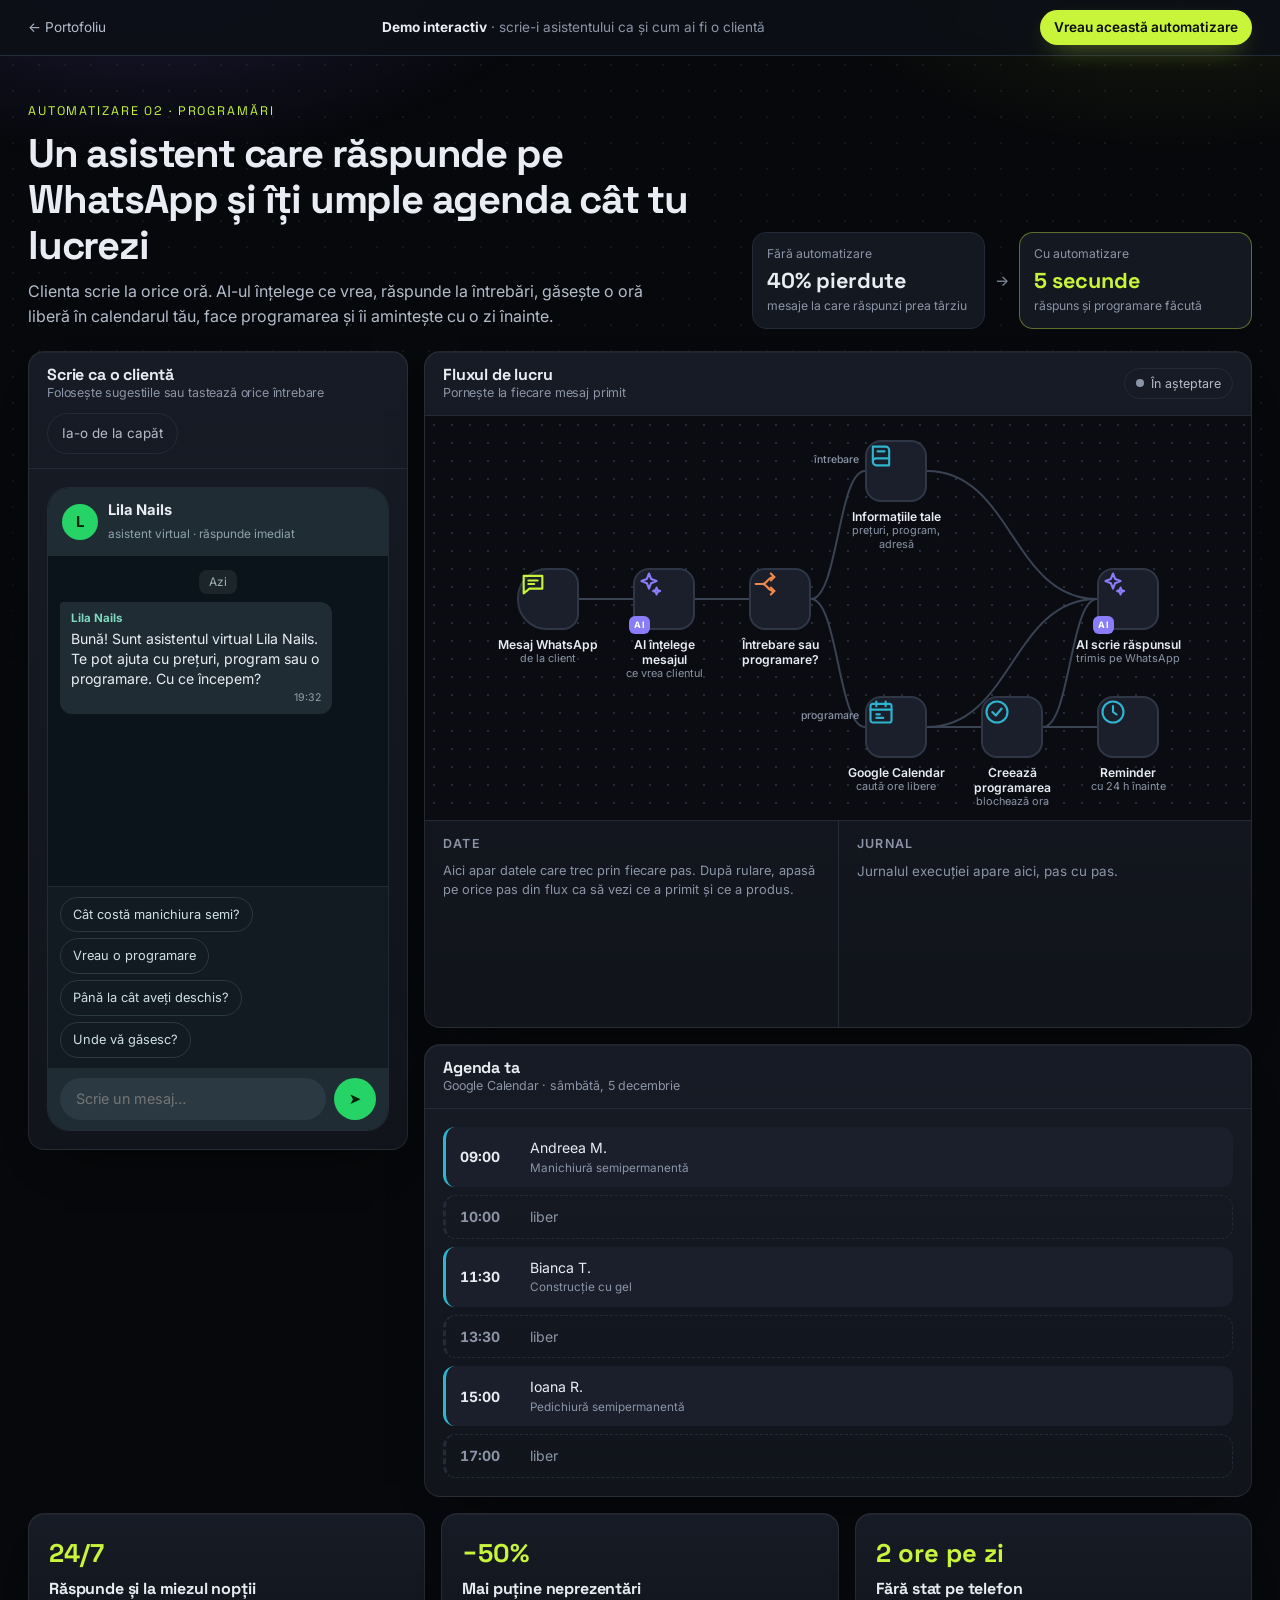
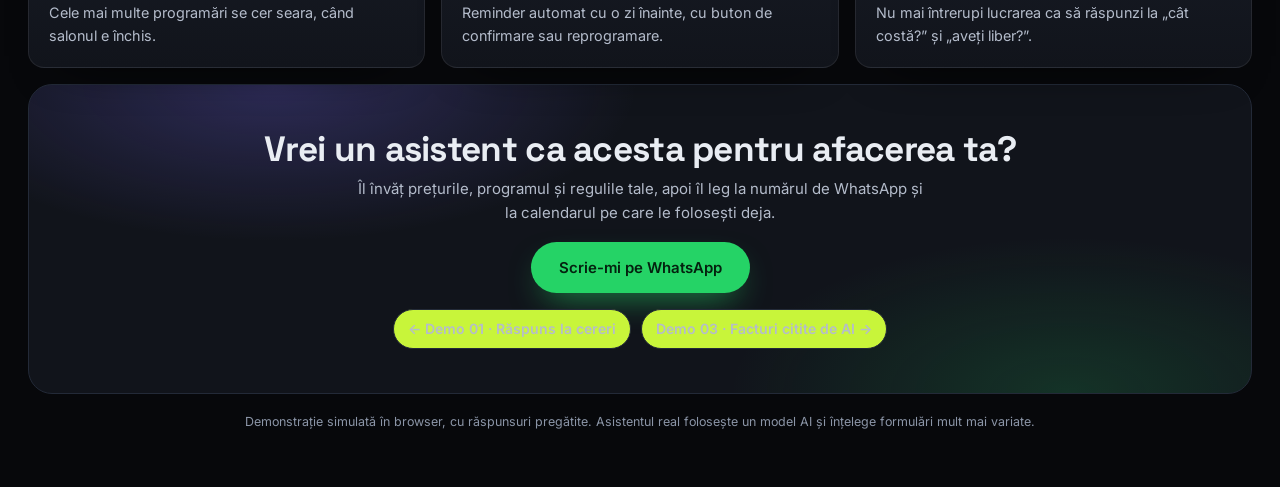
<file: automatizari/asistent-programari.html>
<!DOCTYPE html>
<html lang="ro">
<head>
  <meta charset="UTF-8">
  <meta name="viewport" content="width=device-width, initial-scale=1.0">
  <link rel="icon" href="../favicon.svg" type="image/svg+xml">
  <title>Asistent AI pentru programări pe WhatsApp · Demo automatizare · Adelin Solutions</title>
  <meta name="description" content="Demo interactiv: un asistent AI răspunde clienților pe WhatsApp, verifică agenda, face programarea și trimite reminder cu o zi înainte.">
  <link rel="preconnect" href="https://fonts.googleapis.com">
  <link rel="preconnect" href="https://fonts.gstatic.com" crossorigin>
  <link href="https://fonts.googleapis.com/css2?family=Inter:wght@400;500;600;700&family=Space+Grotesk:wght@500;600;700&display=swap" rel="stylesheet">
  <link rel="stylesheet" href="auto.css">
  <style>
    .agenda { display: grid; gap: 8px; }
    .ev { display: grid; grid-template-columns: 58px minmax(0, 1fr) auto; gap: 12px; align-items: center; padding: 10px 14px; border-radius: 12px; background: var(--surface-2); border-left: 3px solid var(--app); font-size: .88rem; }
    .ev time { font-weight: 700; font-variant-numeric: tabular-nums; }
    .ev small { display: block; color: var(--muted); }
    .ev em { font-style: normal; font-size: .74rem; color: var(--muted); }
    .ev.new { border-left-color: var(--accent); animation: flash 1.8s; }
    .ev.new em { color: var(--accent); }
    .ev.free { background: transparent; border: 1px dashed var(--line); border-left: 3px dashed var(--line); color: var(--muted); }
    .ev.gone { opacity: .45; text-decoration: line-through; }
  </style>
</head>
<body>
  <div class="demo-bar">
    <a href="../index.html#automatizari" class="demo-bar__back">← Portofoliu</a>
    <span class="demo-bar__note"><strong>Demo interactiv</strong> · scrie-i asistentului ca și cum ai fi o clientă</span>
    <a href="https://wa.me/40750210645?text=Salut%2C%20Adelin%21%20Am%20v%C4%83zut%20demo-ul%20cu%20asistentul%20AI%20de%20program%C4%83ri%20%C8%99i%20a%C8%99%20vrea%20ceva%20asem%C4%83n%C4%83tor%20pentru%20afacerea%20mea." target="_blank" rel="noopener" class="demo-bar__cta">Vreau această automatizare</a>
  </div>

  <div class="wrap">
    <header class="a-head">
      <div>
        <span class="eyebrow">Automatizare 02 · Programări</span>
        <h1>Un asistent care răspunde pe WhatsApp și îți umple agenda cât tu lucrezi</h1>
        <p>Clienta scrie la orice oră. AI-ul înțelege ce vrea, răspunde la întrebări, găsește o oră liberă în calendarul tău, face programarea și îi amintește cu o zi înainte.</p>
      </div>
      <div class="versus">
        <div><span>Fără automatizare</span><strong>40% pierdute</strong><span>mesaje la care răspunzi prea târziu</span></div>
        <i>→</i>
        <div class="now"><span>Cu automatizare</span><strong>5 secunde</strong><span>răspuns și programare făcută</span></div>
      </div>
    </header>

    <div class="lab">
      <section class="card">
        <div class="card__bar"><h2>Scrie ca o clientă<small>Folosește sugestiile sau tastează orice întrebare</small></h2><button type="button" class="btn-ghost" id="restart">Ia-o de la capăt</button></div>
        <div class="pad">
          <div class="phone">
            <div class="phone__head"><i>L</i><div><b>Lila Nails</b><small>asistent virtual · răspunde imediat</small></div></div>
            <div class="chat" id="chat"></div>
            <div class="quick" id="quick"></div>
            <form class="compose" id="compose"><input id="inp" placeholder="Scrie un mesaj…" autocomplete="off" aria-label="Mesajul tău"><button type="submit" aria-label="Trimite" data-lock>➤</button></form>
          </div>
        </div>
      </section>

      <div style="display:grid;gap:16px;min-width:0">
        <section class="card">
          <div class="card__bar">
            <h2>Fluxul de lucru<small>Pornește la fiecare mesaj primit</small></h2>
            <span class="status" id="status"><i></i><span>În așteptare</span></span>
          </div>
          <div class="canvas-wrap"><div class="canvas" id="canvas"></div></div>
          <div class="flow__bottom">
            <div class="pane"><h3 id="data-title">Date</h3><dl class="data" id="data" style="margin:0"></dl></div>
            <div class="pane"><h3>Jurnal</h3><ol class="log" id="log"></ol></div>
          </div>
          <div class="summary" id="summary" hidden></div>
        </section>

        <section class="card">
          <div class="card__bar"><h2>Agenda ta<small id="agenda-day">Google Calendar · se actualizează singură</small></h2></div>
          <div class="pad"><div class="agenda" id="agenda"></div></div>
        </section>
      </div>
    </div>

    <div class="gains">
      <div class="card gain"><strong>24/7</strong><h3>Răspunde și la miezul nopții</h3><p>Cele mai multe programări se cer seara, când salonul e închis.</p></div>
      <div class="card gain"><strong>−50%</strong><h3>Mai puține neprezentări</h3><p>Reminder automat cu o zi înainte, cu buton de confirmare sau reprogramare.</p></div>
      <div class="card gain"><strong>2 ore pe zi</strong><h3>Fără stat pe telefon</h3><p>Nu mai întrerupi lucrarea ca să răspunzi la „cât costă?” și „aveți liber?”.</p></div>
    </div>

    <section class="cta">
      <h2>Vrei un asistent ca acesta pentru afacerea ta?</h2>
      <p>Îl învăț prețurile, programul și regulile tale, apoi îl leg la numărul de WhatsApp și la calendarul pe care le folosești deja.</p>
      <a href="https://wa.me/40750210645?text=Salut%2C%20Adelin%21%20Am%20v%C4%83zut%20demo-ul%20cu%20asistentul%20AI%20de%20program%C4%83ri%20%C8%99i%20a%C8%99%20vrea%20ceva%20asem%C4%83n%C4%83tor%20pentru%20afacerea%20mea." target="_blank" rel="noopener">Scrie-mi pe WhatsApp</a>
      <div class="others"><a href="lead-uri.html">← Demo 01 · Răspuns la cereri</a><a href="facturi.html">Demo 03 · Facturi citite de AI →</a></div>
    </section>
    <p class="foot">Demonstrație simulată în browser, cu răspunsuri pregătite. Asistentul real folosește un model AI și înțelege formulări mult mai variate.</p>
  </div>

  <script src="auto.js"></script>
  <script>
  (() => {
    const $ = (id) => document.getElementById(id);
    const tomorrow = new Date(); tomorrow.setDate(tomorrow.getDate() + 1);
    if (tomorrow.getDay() === 0) tomorrow.setDate(tomorrow.getDate() + 1); // duminica e închis
    const DAY = tomorrow.toLocaleDateString("ro-RO", { weekday: "long", day: "numeric", month: "long" });
    $("agenda-day").textContent = `Google Calendar · ${DAY}`;

    const SERVICES = {
      semi: { name: "Manichiură semipermanentă", price: 110, min: 60, re: /(semi|manichiur|unghii)/ },
      pedi: { name: "Pedichiură semipermanentă", price: 140, min: 70, re: /(pedichiur|picioare)/ },
      gel: { name: "Construcție cu gel", price: 220, min: 120, re: /(gel|construc|alungire)/ },
    };
    const FREE = ["10:00", "13:30", "17:00"];
    let agenda, st;

    function resetState() {
      agenda = [{ t: "09:00", n: "Andreea M.", s: "Manichiură semipermanentă" }, { t: "10:00", free: true }, { t: "11:30", n: "Bianca T.", s: "Construcție cu gel" }, { t: "13:30", free: true }, { t: "15:00", n: "Ioana R.", s: "Pedichiură semipermanentă" }, { t: "17:00", free: true }];
      st = { step: "idle", service: null, booked: null };
    }
    function renderAgenda(newT) {
      $("agenda").innerHTML = agenda.map((e) => e.free
        ? `<div class="ev free"><time>${e.t}</time><span>liber</span><em></em></div>`
        : `<div class="ev ${e.t === newT ? "new" : ""}"><time>${e.t}</time><span>${e.n}<small>${e.s}</small></span><em>${e.auto ? "făcută de asistent" : ""}</em></div>`).join("");
    }

    Auto.init({
      nodes: [
        { id: "msg", col: 0, row: 1, icon: "chat", kind: "trigger", title: "Mesaj WhatsApp", sub: "de la client" },
        { id: "ai", col: 1, row: 1, icon: "ai", kind: "ai", title: "AI înțelege mesajul", sub: "ce vrea clientul" },
        { id: "sw", col: 2, row: 1, icon: "split", kind: "logic", title: "Întrebare sau programare?", sub: "" },
        { id: "kb", col: 3, row: 0, icon: "book", title: "Informațiile tale", sub: "prețuri, program, adresă" },
        { id: "cal", col: 3, row: 2, icon: "cal", title: "Google Calendar", sub: "caută ore libere" },
        { id: "create", col: 4, row: 2, icon: "check", title: "Creează programarea", sub: "blochează ora" },
        { id: "reply", col: 5, row: 1, icon: "ai", kind: "ai", title: "AI scrie răspunsul", sub: "trimis pe WhatsApp" },
        { id: "remind", col: 5, row: 2, icon: "clock", title: "Reminder", sub: "cu 24 h înainte" },
      ],
      edges: [["msg", "ai"], ["ai", "sw"], ["sw", "kb", "întrebare"], ["sw", "cal", "programare"], ["kb", "reply"], ["cal", "reply"], ["cal", "create"], ["create", "reply"], ["create", "remind"]],
    });

    const chat = Auto.chat($("chat"));
    const QUICK = {
      idle: ["Cât costă manichiura semi?", "Vreau o programare", "Până la cât aveți deschis?", "Unde vă găsesc?"],
      service: ["Manichiură semipermanentă", "Pedichiură", "Construcție cu gel"],
      slot: FREE,
      booked: ["Mulțumesc!", "Cât costă pedichiura?", "Vreau să anulez"],
    };
    function renderQuick() {
      const list = st.step === "slot" ? agenda.filter((e) => e.free).map((e) => e.t) : QUICK[st.booked && st.step === "idle" ? "booked" : st.step];
      $("quick").innerHTML = list.map((q) => `<button type="button">${q}</button>`).join("");
    }
    $("quick").addEventListener("click", (e) => { const b = e.target.closest("button"); if (b) send(b.textContent); });
    $("compose").addEventListener("submit", (e) => { e.preventDefault(); const v = $("inp").value.trim(); if (v) { $("inp").value = ""; send(v); } });
    $("restart").addEventListener("click", () => { if (!Auto.busy) start(); });

    function start() {
      resetState(); chat.clear(); Auto.reset(); renderAgenda(); renderQuick();
      chat.add("sys", "Azi");
      chat.add("in", "Bună! Sunt asistentul virtual Lila Nails. Te pot ajuta cu prețuri, program sau o programare. Cu ce începem?", "Lila Nails");
    }

    const findService = (t) => Object.values(SERVICES).find((s) => s.re.test(t));
    const freeSlots = () => agenda.filter((e) => e.free).map((e) => e.t);

    // „AI” simulat: recunoaște intenția după cuvinte-cheie
    function understand(text) {
      const t = text.toLowerCase(), svc = findService(t);
      const time = t.match(/\b(\d{1,2})[:.](\d{2})\b/) || t.match(/\bla (\d{1,2})\b/);
      if (st.step === "slot" && time) { const hh = time[1].padStart(2, "0") + ":" + (time[2] || "00"); return { intent: "alege ora", slot: hh }; }
      if (/(anul|nu mai pot|renunț)/.test(t)) return { intent: "anulare" };
      if (/(programare|programez|rezerv|vreau să vin|liber|un loc)/.test(t)) return { intent: "programare", svc };
      if (st.step === "service" && svc) return { intent: "programare", svc };
      if (/(preț|pret|cost|cât e|cat e|tarif|cât face)/.test(t)) return { intent: "preț", svc };
      if (/(program|orar|deschis|închide|până la)/.test(t)) return { intent: "program" };
      if (/(adres|unde|locați|parcare|ajung)/.test(t)) return { intent: "adresă" };
      if (/(mulțum|mersi|super|perfect|ok)/.test(t)) return { intent: "mulțumire" };
      if (/^(bun|salut|hei|alo)/.test(t)) return { intent: "salut" };
      return { intent: "neclar" };
    }

    async function send(text) {
      if (Auto.busy) return;
      chat.add("out", text);
      const u = understand(text);
      Auto.begin(); $("quick").innerHTML = "";
      await Auto.step("msg", { ms: 450, sec: 0.1, out: { de_la: "+40 7xx xxx 214", text }, log: "mesaj nou pe WhatsApp" });
      await Auto.step("ai", { ms: 1000, sec: 1.3, out: { intentie: u.intent, serviciu: u.svc ? u.svc.name : st.service ? st.service.name : "—", ora: u.slot || "—", incredere: u.intent === "neclar" ? "41%" : "96%" }, log: `a înțeles: ${u.intent}` });
      const booking = ["programare", "alege ora", "anulare"].includes(u.intent);
      await Auto.step("sw", { ms: 400, sec: 0.1, out: { ramura: booking ? "programare" : "întrebare" }, log: booking ? "merge spre calendar" : "caută răspunsul în informațiile tale" });

      let answer, summary;
      if (!booking) {
        Auto.skip(["cal", "create", "remind"]);
        const info = {
          "preț": u.svc ? `${u.svc.name} costă ${u.svc.price} lei și durează ${u.svc.min} de minute. Vrei să îți caut o oră liberă?` : "Manichiura semipermanentă e 110 lei, pedichiura 140 lei, iar construcția cu gel 220 lei. Vrei să îți fac o programare?",
          "program": "Suntem deschise de luni până vineri între 9:00 și 20:00, iar sâmbăta între 10:00 și 18:00. Duminica e închis.",
          "adresă": "Ne găsești pe Calea Dorobanți 112, la 4 minute de metroul Piața Victoriei. Ai parcare chiar în față.",
          "mulțumire": "Cu drag! Dacă mai ai nevoie de ceva, sunt aici. 💅",
          "salut": "Bună! Cu ce te pot ajuta: prețuri, program sau o programare?",
          "neclar": "Nu sunt sigură că am înțeles. Te pot ajuta cu prețuri, program, adresă sau o programare. Dacă preferi, îi las un mesaj colegei mele și te sună ea.",
        }[u.intent];
        await Auto.step("kb", { sec: 0.3, out: { cautat: u.intent, sursa: u.intent === "neclar" ? "nimic potrivit" : "fișa salonului", gasit: u.intent === "neclar" ? "nu" : "da" }, log: u.intent === "neclar" ? "nu a găsit un răspuns sigur, nu inventează" : "a găsit informația în fișa salonului" });
        answer = info; summary = u.intent === "neclar" ? `<strong>Asistentul nu inventează răspunsuri.</strong> Când nu e sigur, spune asta și îți poate trimite ție conversația.` : `<strong>Întrebare rezolvată în {t} secunde</strong>, fără să lași clienta din scaun ca să răspunzi la telefon.`;
        await chat.typing(600);
        await Auto.step("reply", { sec: 1.1, from: "kb", out: { canal: "WhatsApp", mesaj: answer }, log: "răspuns trimis" });
      } else if (u.intent === "anulare") {
        Auto.skip(["kb", "create", "remind"]);
        if (st.booked) {
          const i = agenda.findIndex((e) => e.t === st.booked);
          await Auto.step("cal", { sec: 0.6, out: { actiune: "șterge programarea", ora: st.booked, rezultat: "ora este din nou liberă" }, log: `a eliberat ora ${st.booked}` });
          agenda[i] = { t: st.booked, free: true }; answer = `Am anulat programarea de la ${st.booked}. Vrei să alegem altă oră?`; st.booked = null; st.step = "slot";
        } else {
          await Auto.step("cal", { sec: 0.5, out: { cautat: "programări pe numărul tău", gasit: "niciuna" }, log: "nu a găsit nicio programare" });
          answer = "Nu găsesc nicio programare pe numărul tău. Vrei să facem una?";
        }
        renderAgenda(); summary = `<strong>Anulare procesată în {t} secunde.</strong> Ora s-a eliberat singură și poate fi oferită imediat altei cliente.`;
        await chat.typing(600);
        await Auto.step("reply", { sec: 1, from: "cal", out: { canal: "WhatsApp", mesaj: answer }, log: "răspuns trimis" });
      } else if (u.intent === "alege ora" && st.service && freeSlots().includes(u.slot)) {
        Auto.skip(["kb"]);
        await Auto.step("cal", { sec: 0.5, out: { verifica: `${DAY}, ${u.slot}`, liber: "da" }, log: `ora ${u.slot} este încă liberă` });
        await Auto.step("create", { sec: 0.7, out: { eveniment: st.service.name, cand: `${DAY}, ${u.slot}`, durata: st.service.min + " min", client: "+40 7xx xxx 214" }, log: "programare salvată în calendar" });
        const i = agenda.findIndex((e) => e.t === u.slot);
        agenda[i] = { t: u.slot, n: "Clientă nouă (WhatsApp)", s: st.service.name, auto: true }; renderAgenda(u.slot);
        answer = `Gata, te-am programat ${DAY} la ${u.slot} pentru ${st.service.name.toLowerCase()} (${st.service.price} lei). Îți trimit un mesaj de reamintire cu o zi înainte. Te așteptăm!`;
        st.booked = u.slot; st.step = "idle";
        await chat.typing(600);
        await Auto.step("reply", { sec: 1, from: "create", out: { canal: "WhatsApp", mesaj: answer }, log: "confirmare trimisă clientei" });
        chat.add("in", answer, "Lila Nails"); answer = null;
        await Auto.step("remind", { sec: 0.2, out: { programat: "cu 24 h înainte", mesaj: `„Te așteptăm mâine la ${u.slot}. Confirmi?”`, butoane: "Confirm · Reprogramez" }, log: "reminder programat automat" });
        chat.add("sys", "Cu 24 h înainte: reminder automat cu buton de confirmare");
        summary = `<strong>Programare făcută în {t} secunde</strong>, fără ca tu să atingi telefonul. A apărut deja în agendă, iar reminderul e programat.`;
      } else {
        Auto.skip(["kb", "create", "remind"]);
        if (u.svc) st.service = u.svc;
        const free = freeSlots();
        await Auto.step("cal", { sec: 0.8, out: { zi: DAY, ore_libere: free.join(", ") || "niciuna", durata_necesara: st.service ? st.service.min + " min" : "—" }, log: `${free.length} ore libere găsite` });
        if (!st.service) { st.step = "service"; answer = "Sigur! Pentru ce serviciu dorești programarea?"; }
        else if (u.intent === "alege ora") { st.step = "slot"; answer = `Ora aceea nu mai e liberă. Pentru ${st.service.name.toLowerCase()} am ${DAY} la ${free.join(", ")}. Care ți se potrivește?`; }
        else { st.step = "slot"; answer = `Pentru ${st.service.name.toLowerCase()} (${st.service.price} lei, ${st.service.min} min) am liber ${DAY} la ${free.join(", ")}. Ce oră alegi?`; }
        summary = `<strong>Calendar verificat în {t} secunde.</strong> Asistentul oferă doar orele cu adevărat libere, deci nu apar suprapuneri.`;
        await chat.typing(600);
        await Auto.step("reply", { sec: 1, from: "cal", out: { canal: "WhatsApp", mesaj: answer }, log: "răspuns trimis" });
      }
      if (answer) chat.add("in", answer, "Lila Nails");
      Auto.end(summary); renderQuick(); $("inp").focus({ preventScroll: true });
    }

    start();
  })();
  </script>
</body>
</html>
</file>
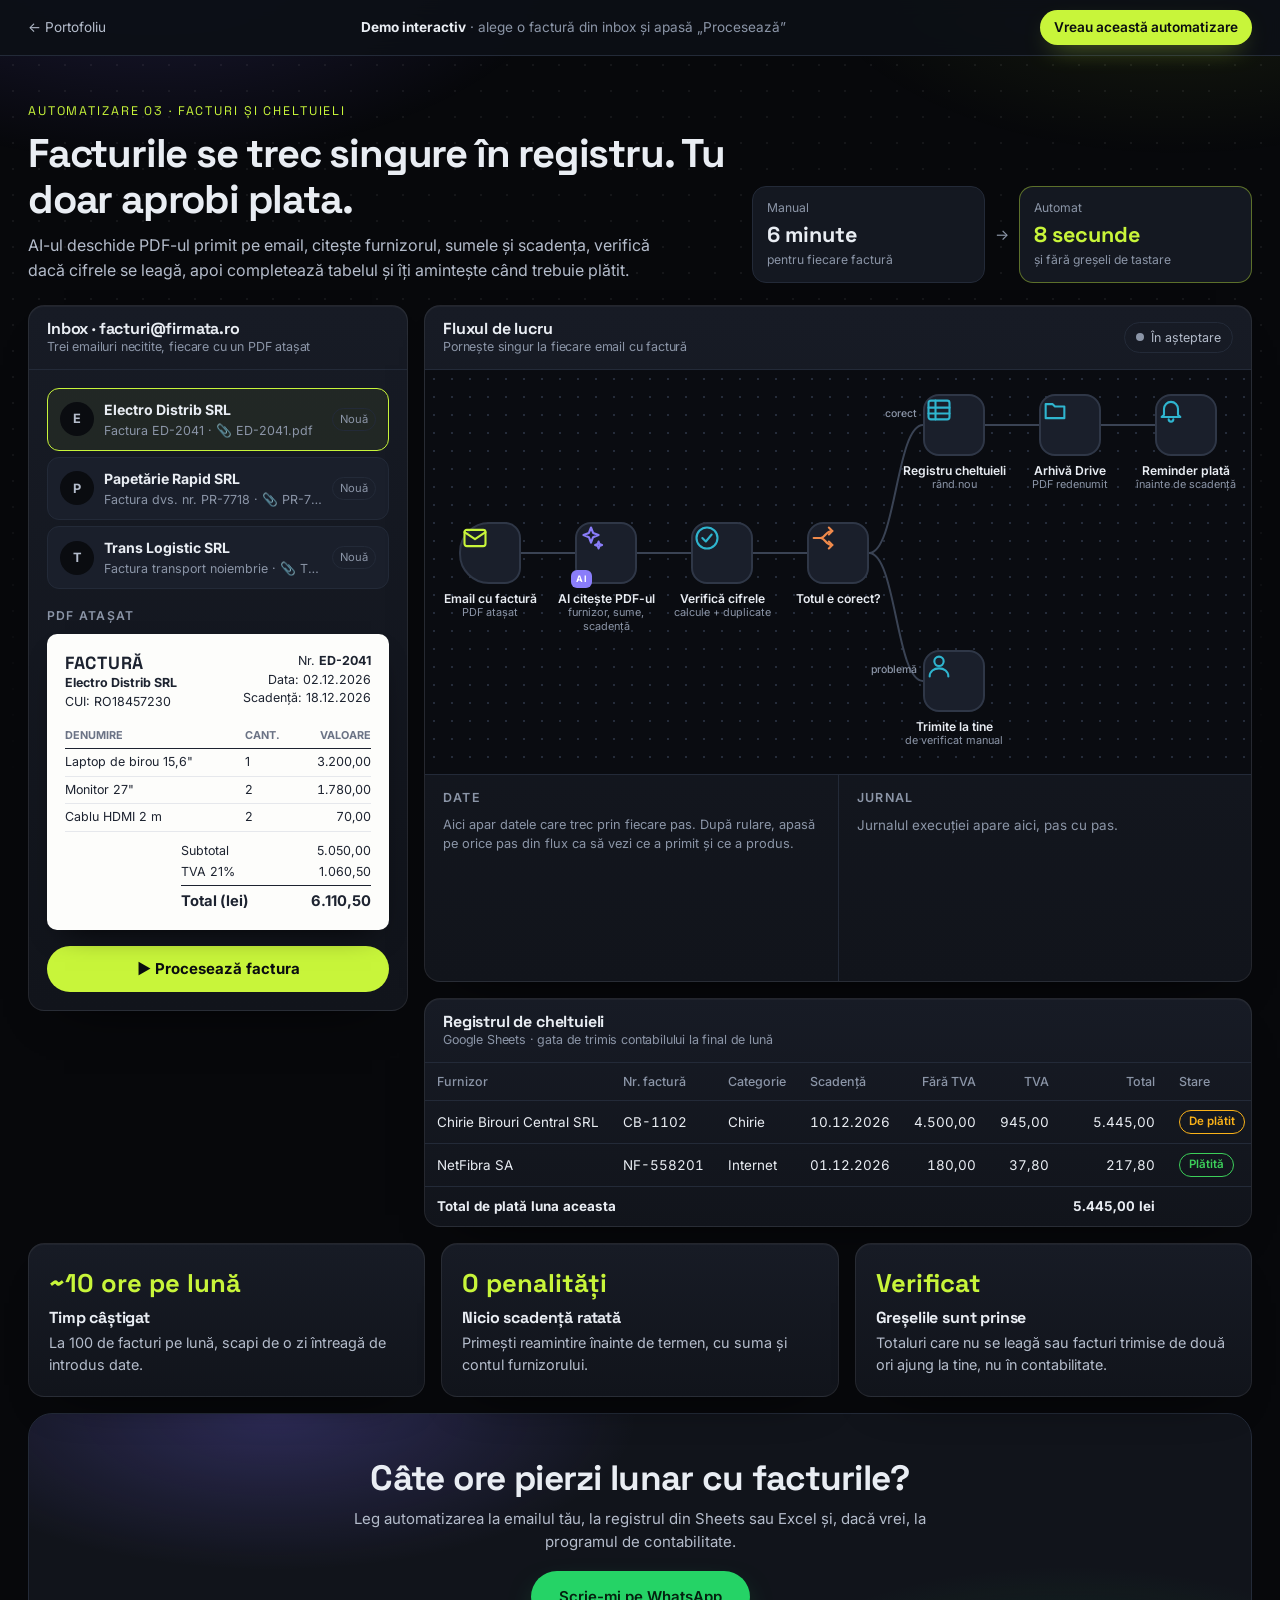
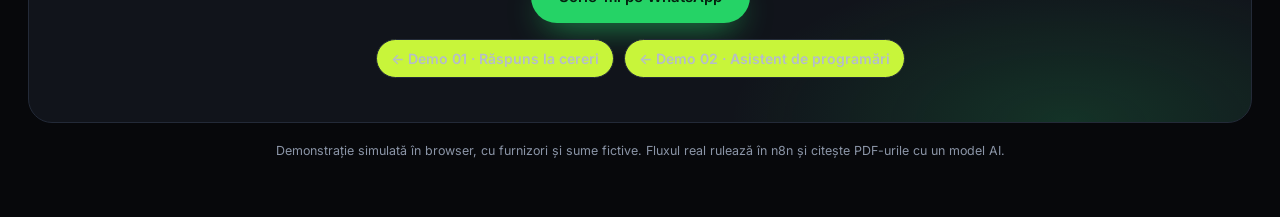
<file: automatizari/facturi.html>
<!DOCTYPE html>
<html lang="ro">
<head>
  <meta charset="UTF-8">
  <meta name="viewport" content="width=device-width, initial-scale=1.0">
  <link rel="icon" href="../favicon.svg" type="image/svg+xml">
  <title>Facturi citite de AI · Demo automatizare · Adelin Solutions</title>
  <meta name="description" content="Demo interactiv: AI-ul citește facturile primite pe email, verifică cifrele, le trece în registrul de cheltuieli, arhivează PDF-ul și îți amintește de scadență.">
  <link rel="preconnect" href="https://fonts.googleapis.com">
  <link rel="preconnect" href="https://fonts.gstatic.com" crossorigin>
  <link href="https://fonts.googleapis.com/css2?family=Inter:wght@400;500;600;700&family=Space+Grotesk:wght@500;600;700&display=swap" rel="stylesheet">
  <link rel="stylesheet" href="auto.css">
  <style>
    .inbox { display: grid; gap: 6px; }
    .mail { display: grid; grid-template-columns: 34px minmax(0, 1fr) auto; gap: 10px; align-items: center; text-align: left; padding: 10px 12px; border-radius: 12px; border: 1px solid var(--line); background: var(--surface-2); cursor: pointer; width: 100%; }
    .mail:hover { border-color: var(--muted); }
    .mail[aria-pressed="true"] { border-color: var(--accent); background: rgba(200,245,58,.06); }
    .mail i { width: 34px; height: 34px; border-radius: 50%; background: var(--page); display: grid; place-items: center; font-style: normal; font-weight: 700; font-size: .8rem; color: var(--text-2); }
    .mail b { display: block; font-size: .88rem; white-space: nowrap; overflow: hidden; text-overflow: ellipsis; }
    .mail small { color: var(--muted); font-size: .78rem; display: block; white-space: nowrap; overflow: hidden; text-overflow: ellipsis; }
    .mail em { font-style: normal; font-size: .7rem; color: var(--muted); border: 1px solid var(--line); padding: 2px 7px; border-radius: 999px; white-space: nowrap; }
    .mail.is-done em { color: var(--good); border-color: currentColor; }
    .mail.is-flag em { color: var(--warn); border-color: currentColor; }

    .paper { background: #fdfdfb; color: #1d2330; border-radius: 10px; padding: 18px; font-size: .78rem; line-height: 1.5; box-shadow: 0 14px 30px -18px #000; position: relative; overflow: hidden; }
    .paper h4 { margin: 0; font: 700 1.1rem var(--font-head); letter-spacing: .04em; }
    .paper__top { display: flex; justify-content: space-between; gap: 12px; margin-bottom: 12px; }
    .paper__top div:last-child { text-align: right; }
    .paper table { width: 100%; border-collapse: collapse; margin: 10px 0; }
    .paper th { text-align: left; font-size: .68rem; text-transform: uppercase; color: #6b7385; border-bottom: 1.5px solid #1d2330; padding: 4px 0; }
    .paper td { padding: 4px 0; border-bottom: 1px solid #e6e8ec; }
    .paper td:last-child, .paper th:last-child { text-align: right; font-variant-numeric: tabular-nums; }
    .paper__sum { margin-left: auto; width: 62%; display: grid; gap: 2px; }
    .paper__sum p { display: flex; justify-content: space-between; }
    .paper__sum p:last-child { font-weight: 700; font-size: .92rem; border-top: 1.5px solid #1d2330; padding-top: 4px; margin-top: 2px; }
    .paper .f { border-radius: 4px; padding: 0 3px; margin: 0 -3px; transition: background .3s, box-shadow .3s; }
    .paper .f.hl { background: #e4dfff; box-shadow: 0 0 0 1.5px #8a7dfa; }
    .paper .f.err { background: #ffe0e0; box-shadow: 0 0 0 1.5px #e5484d; }
    .scan { position: absolute; left: 0; right: 0; top: 0; height: 40px; background: linear-gradient(180deg, transparent, rgba(138,125,250,.28)); border-bottom: 2px solid #8a7dfa; opacity: 0; pointer-events: none; }
    .scan.on { animation: scan 1.5s ease-in-out; }
    @keyframes scan { 0% { top: -40px; opacity: 1; } 100% { top: 100%; opacity: 1; } }
    .tot-row td { font-weight: 700; border-bottom: 0; }
  </style>
</head>
<body>
  <div class="demo-bar">
    <a href="../index.html#automatizari" class="demo-bar__back">← Portofoliu</a>
    <span class="demo-bar__note"><strong>Demo interactiv</strong> · alege o factură din inbox și apasă „Procesează”</span>
    <a href="https://wa.me/40750210645?text=Salut%2C%20Adelin%21%20Am%20v%C4%83zut%20demo-ul%20cu%20automatizarea%20pentru%20facturi%20%C8%99i%20a%C8%99%20vrea%20ceva%20asem%C4%83n%C4%83tor%20pentru%20afacerea%20mea." target="_blank" rel="noopener" class="demo-bar__cta">Vreau această automatizare</a>
  </div>

  <div class="wrap">
    <header class="a-head">
      <div>
        <span class="eyebrow">Automatizare 03 · Facturi și cheltuieli</span>
        <h1>Facturile se trec singure în registru. Tu doar aprobi plata.</h1>
        <p>AI-ul deschide PDF-ul primit pe email, citește furnizorul, sumele și scadența, verifică dacă cifrele se leagă, apoi completează tabelul și îți amintește când trebuie plătit.</p>
      </div>
      <div class="versus">
        <div><span>Manual</span><strong>6 minute</strong><span>pentru fiecare factură</span></div>
        <i>→</i>
        <div class="now"><span>Automat</span><strong>8 secunde</strong><span>și fără greșeli de tastare</span></div>
      </div>
    </header>

    <div class="lab">
      <section class="card">
        <div class="card__bar"><h2>Inbox · facturi@firmata.ro<small>Trei emailuri necitite, fiecare cu un PDF atașat</small></h2></div>
        <div class="pad">
          <div class="inbox" id="inbox"></div>
          <p class="sub-h">PDF atașat</p>
          <div class="paper" id="paper"></div>
          <button class="btn-run" id="run" type="button" data-lock style="margin-top:16px;width:100%;justify-content:center">▶ Procesează factura</button>
        </div>
      </section>

      <div style="display:grid;gap:16px;min-width:0">
        <section class="card">
          <div class="card__bar">
            <h2>Fluxul de lucru<small>Pornește singur la fiecare email cu factură</small></h2>
            <span class="status" id="status"><i></i><span>În așteptare</span></span>
          </div>
          <div class="canvas-wrap"><div class="canvas" id="canvas"></div></div>
          <div class="flow__bottom">
            <div class="pane"><h3 id="data-title">Date</h3><dl class="data" id="data" style="margin:0"></dl></div>
            <div class="pane"><h3>Jurnal</h3><ol class="log" id="log"></ol></div>
          </div>
          <div class="summary" id="summary" hidden></div>
        </section>

        <section class="card">
          <div class="card__bar"><h2>Registrul de cheltuieli<small>Google Sheets · gata de trimis contabilului la final de lună</small></h2></div>
          <div class="tbl-wrap">
            <table class="tbl" id="reg">
              <thead><tr><th>Furnizor</th><th>Nr. factură</th><th>Categorie</th><th>Scadență</th><th class="r">Fără TVA</th><th class="r">TVA</th><th class="r">Total</th><th>Stare</th></tr></thead>
              <tbody></tbody>
              <tfoot><tr class="tot-row"><td colspan="6">Total de plată luna aceasta</td><td class="r" id="reg-tot"></td><td></td></tr></tfoot>
            </table>
          </div>
        </section>
      </div>
    </div>

    <div class="gains">
      <div class="card gain"><strong>~10 ore pe lună</strong><h3>Timp câștigat</h3><p>La 100 de facturi pe lună, scapi de o zi întreagă de introdus date.</p></div>
      <div class="card gain"><strong>0 penalități</strong><h3>Nicio scadență ratată</h3><p>Primești reamintire înainte de termen, cu suma și contul furnizorului.</p></div>
      <div class="card gain"><strong>Verificat</strong><h3>Greșelile sunt prinse</h3><p>Totaluri care nu se leagă sau facturi trimise de două ori ajung la tine, nu în contabilitate.</p></div>
    </div>

    <section class="cta">
      <h2>Câte ore pierzi lunar cu facturile?</h2>
      <p>Leg automatizarea la emailul tău, la registrul din Sheets sau Excel și, dacă vrei, la programul de contabilitate.</p>
      <a href="https://wa.me/40750210645?text=Salut%2C%20Adelin%21%20Am%20v%C4%83zut%20demo-ul%20cu%20automatizarea%20pentru%20facturi%20%C8%99i%20a%C8%99%20vrea%20ceva%20asem%C4%83n%C4%83tor%20pentru%20afacerea%20mea." target="_blank" rel="noopener">Scrie-mi pe WhatsApp</a>
      <div class="others"><a href="lead-uri.html">← Demo 01 · Răspuns la cereri</a><a href="asistent-programari.html">← Demo 02 · Asistent de programări</a></div>
    </section>
    <p class="foot">Demonstrație simulată în browser, cu furnizori și sume fictive. Fluxul real rulează în n8n și citește PDF-urile cu un model AI.</p>
  </div>

  <script src="auto.js"></script>
  <script>
  (() => {
    const $ = (id) => document.getElementById(id);
    const money = (n) => new Intl.NumberFormat("ro-RO", { minimumFractionDigits: 2, maximumFractionDigits: 2 }).format(n);
    const dstr = (off) => { const d = new Date(); d.setDate(d.getDate() + off); return d.toLocaleDateString("ro-RO", { day: "2-digit", month: "2-digit", year: "numeric" }); };
    const VAT = 0.21;

    // total = suma tipărită pe factură; a treia are intenționat o greșeală
    const INV = [
      { id: "a", from: "Electro Distrib SRL", cui: "RO18457230", nr: "ED-2041", cat: "Echipamente", issued: -2, due: 14, subj: "Factura ED-2041", items: [["Laptop de birou 15,6\"", 1, 3200], ["Monitor 27\"", 2, 890], ["Cablu HDMI 2 m", 2, 35]] },
      { id: "b", from: "Papetărie Rapid SRL", cui: "RO30911874", nr: "PR-7718", cat: "Consumabile", issued: -9, due: 3, subj: "Factura dvs. nr. PR-7718", items: [["Hârtie A4, 5 topuri", 4, 115], ["Toner imprimantă", 1, 310]] },
      { id: "c", from: "Trans Logistic SRL", cui: "RO22760415", nr: "TL-0389", cat: "Transport", issued: -1, due: 20, subj: "Factura transport noiembrie", items: [["Transport marfă București–Cluj", 2, 1450], ["Taxă urgență", 1, 200]], printedTotal: 3951.00 },
    ];
    INV.forEach((v) => { v.sub = v.items.reduce((s, [, q, p]) => s + q * p, 0); v.vat = +(v.sub * VAT).toFixed(2); v.calc = +(v.sub + v.vat).toFixed(2); v.total = v.printedTotal || v.calc; });

    const reg = [
      { f: "Chirie Birouri Central SRL", nr: "CB-1102", cat: "Chirie", due: dstr(6), sub: 4500, vat: 945, total: 5445, st: "De plătit" },
      { f: "NetFibra SA", nr: "NF-558201", cat: "Internet", due: dstr(-3), sub: 180, vat: 37.8, total: 217.8, st: "Plătită" },
    ];
    const state = {}; let sel = "a";

    function renderInbox() {
      $("inbox").innerHTML = INV.map((v) => `
        <button type="button" class="mail ${state[v.id] === "ok" ? "is-done" : state[v.id] === "flag" ? "is-flag" : ""}" data-id="${v.id}" aria-pressed="${v.id === sel}">
          <i>${v.from[0]}</i><span><b>${v.from}</b><small>${v.subj} · 📎 ${v.nr}.pdf</small></span><em>${state[v.id] === "ok" ? "✓ Procesată" : state[v.id] === "flag" ? "! De verificat" : "Nouă"}</em>
        </button>`).join("");
    }
    function renderPaper() {
      const v = INV.find((x) => x.id === sel);
      $("paper").innerHTML = `<div class="scan" id="scan"></div>
        <div class="paper__top"><div><h4>FACTURĂ</h4><span class="f" data-f="from"><b>${v.from}</b></span><br>CUI: <span class="f" data-f="cui">${v.cui}</span></div>
        <div>Nr. <span class="f" data-f="nr"><b>${v.nr}</b></span><br>Data: ${dstr(v.issued)}<br>Scadență: <span class="f" data-f="due">${dstr(v.due)}</span></div></div>
        <table><thead><tr><th>Denumire</th><th>Cant.</th><th>Valoare</th></tr></thead><tbody>${v.items.map(([n, q, p]) => `<tr><td>${n}</td><td>${q}</td><td>${money(q * p)}</td></tr>`).join("")}</tbody></table>
        <div class="paper__sum"><p><span>Subtotal</span><span class="f" data-f="sub">${money(v.sub)}</span></p><p><span>TVA 21%</span><span class="f" data-f="vat">${money(v.vat)}</span></p><p><span>Total (lei)</span><span class="f" data-f="total">${money(v.total)}</span></p></div>`;
    }
    function renderReg(newNr) {
      document.querySelector("#reg tbody").innerHTML = reg.map((r) => `<tr class="${r.nr === newNr ? "new" : ""}"><td>${r.f}</td><td>${r.nr}</td><td>${r.cat}</td><td>${r.due}</td><td class="r">${money(r.sub)}</td><td class="r">${money(r.vat)}</td><td class="r">${money(r.total)}</td><td><span class="pill pill--${r.st === "Plătită" ? "ok" : "warm"}">${r.st}</span></td></tr>`).join("");
      $("reg-tot").textContent = money(reg.filter((r) => r.st !== "Plătită").reduce((s, r) => s + r.total, 0)) + " lei";
    }
    $("inbox").addEventListener("click", (e) => { const b = e.target.closest(".mail"); if (!b || Auto.busy) return; sel = b.dataset.id; renderInbox(); renderPaper(); Auto.reset(); });

    Auto.init({
      nodes: [
        { id: "mail", col: 0, row: 1, icon: "mail", kind: "trigger", title: "Email cu factură", sub: "PDF atașat" },
        { id: "ai", col: 1, row: 1, icon: "ai", kind: "ai", title: "AI citește PDF-ul", sub: "furnizor, sume, scadență" },
        { id: "check", col: 2, row: 1, icon: "check", title: "Verifică cifrele", sub: "calcule + duplicate" },
        { id: "sw", col: 3, row: 1, icon: "split", kind: "logic", title: "Totul e corect?", sub: "" },
        { id: "sheet", col: 4, row: 0, icon: "sheet", title: "Registru cheltuieli", sub: "rând nou" },
        { id: "drive", col: 5, row: 0, icon: "drive", title: "Arhivă Drive", sub: "PDF redenumit" },
        { id: "remind", col: 6, row: 0, icon: "bell", title: "Reminder plată", sub: "înainte de scadență" },
        { id: "review", col: 4, row: 2, icon: "user", title: "Trimite la tine", sub: "de verificat manual" },
      ],
      edges: [["mail", "ai"], ["ai", "check"], ["check", "sw"], ["sw", "sheet", "corect"], ["sheet", "drive"], ["drive", "remind"], ["sw", "review", "problemă"]],
    });

    const mark = async (f, cls = "hl") => { const el = document.querySelector(`#paper [data-f="${f}"]`); el && el.classList.add(cls); await Auto.sleep(170); };

    $("run").addEventListener("click", async () => {
      if (Auto.busy) return;
      const v = INV.find((x) => x.id === sel), dup = reg.some((r) => r.nr === v.nr), mismatch = Math.abs(v.calc - v.total) > 0.01;
      renderPaper(); Auto.begin();
      await Auto.step("mail", { ms: 500, sec: 0.2, out: { de_la: v.from, subiect: v.subj, atasament: v.nr + ".pdf" }, log: "email nou cu atașament PDF" });
      $("scan").classList.add("on");
      const reading = Auto.step("ai", { ms: 1700, sec: 3.4, out: { furnizor: v.from, cui: v.cui, numar: v.nr, scadenta: dstr(v.due), fara_tva: money(v.sub), tva: money(v.vat), total: money(v.total), categorie: v.cat + " (dedusă de AI)" }, log: "a extras 7 câmpuri din PDF și a ales categoria" });
      await Auto.sleep(500); for (const f of ["from", "cui", "nr", "due", "sub", "vat", "total"]) await mark(f);
      await reading;
      await Auto.step("check", { ms: 800, sec: 0.5, out: { "subtotal + TVA": money(v.calc), total_pe_factura: money(v.total), se_potriveste: mismatch ? "NU, diferență " + money(v.calc - v.total) + " lei" : "da", deja_in_registru: dup ? "DA" : "nu" }, log: dup ? "factura există deja în registru" : mismatch ? `totalul nu se leagă: diferență de ${money(v.calc - v.total)} lei` : "calculele se potrivesc, nu e duplicat" });
      const bad = dup || mismatch;
      await Auto.step("sw", { ms: 400, sec: 0.1, out: { ramura: bad ? "problemă" : "corect" }, log: bad ? "oprește înregistrarea automată" : "continuă automat" });

      if (bad) {
        Auto.skip(["sheet", "drive", "remind"]);
        if (mismatch) await mark("total", "err");
        await Auto.step("review", { sec: 0.6, out: { catre: "tine, pe email și WhatsApp", motiv: dup ? "factură duplicată" : "total greșit pe factură", actiune: "aștept decizia ta" }, log: "ți-a trimis factura cu problema explicată" });
        if (!dup) state[v.id] = "flag"; renderInbox();
        return Auto.end(dup
          ? `<strong>Duplicat prins în {t} secunde.</strong> Factura ${v.nr} era deja în registru, deci nu a fost adăugată a doua oară și nu riști să o plătești de două ori.`
          : `<strong>Greșeală prinsă în {t} secunde.</strong> Pe factură scrie ${money(v.total)} lei, dar subtotalul plus TVA dau ${money(v.calc)} lei. Nu a intrat nimic în registru până nu decizi tu.`);
      }

      await Auto.step("sheet", { sec: 0.6, out: { rand_nou: "da", furnizor: v.from, total: money(v.total) + " lei", stare: "De plătit" }, log: "rând adăugat în registrul de cheltuieli" });
      reg.unshift({ f: v.from, nr: v.nr, cat: v.cat, due: dstr(v.due), sub: v.sub, vat: v.vat, total: v.total, st: "De plătit" }); renderReg(v.nr);
      const file = `${new Date().getFullYear()}-${String(new Date().getMonth() + 1).padStart(2, "0")}_${v.from.split(" ")[0]}_${v.nr}.pdf`;
      await Auto.step("drive", { sec: 0.8, out: { folder: "Facturi / " + v.cat, fisier: file }, log: "PDF arhivat și redenumit ordonat" });
      const soon = v.due <= 5;
      await Auto.step("remind", { sec: 0.3, out: { cand: soon ? "azi, scadența e în " + v.due + " zile" : "cu 3 zile înainte de " + dstr(v.due), mesaj: `De plătit ${money(v.total)} lei către ${v.from}` }, log: soon ? "scadență apropiată: te-a anunțat acum" : "reamintire programată înainte de scadență" });
      state[v.id] = "ok"; renderInbox();
      Auto.end(`<strong>Factură înregistrată în {t} secunde</strong>, față de aproximativ 6 minute manual. ${soon ? "Scadența e în " + v.due + " zile, așa că ai primit deja reamintirea de plată." : "Reamintirea de plată e programată."}`);
    });

    renderInbox(); renderPaper(); renderReg();
  })();
  </script>
</body>
</html>
</file>
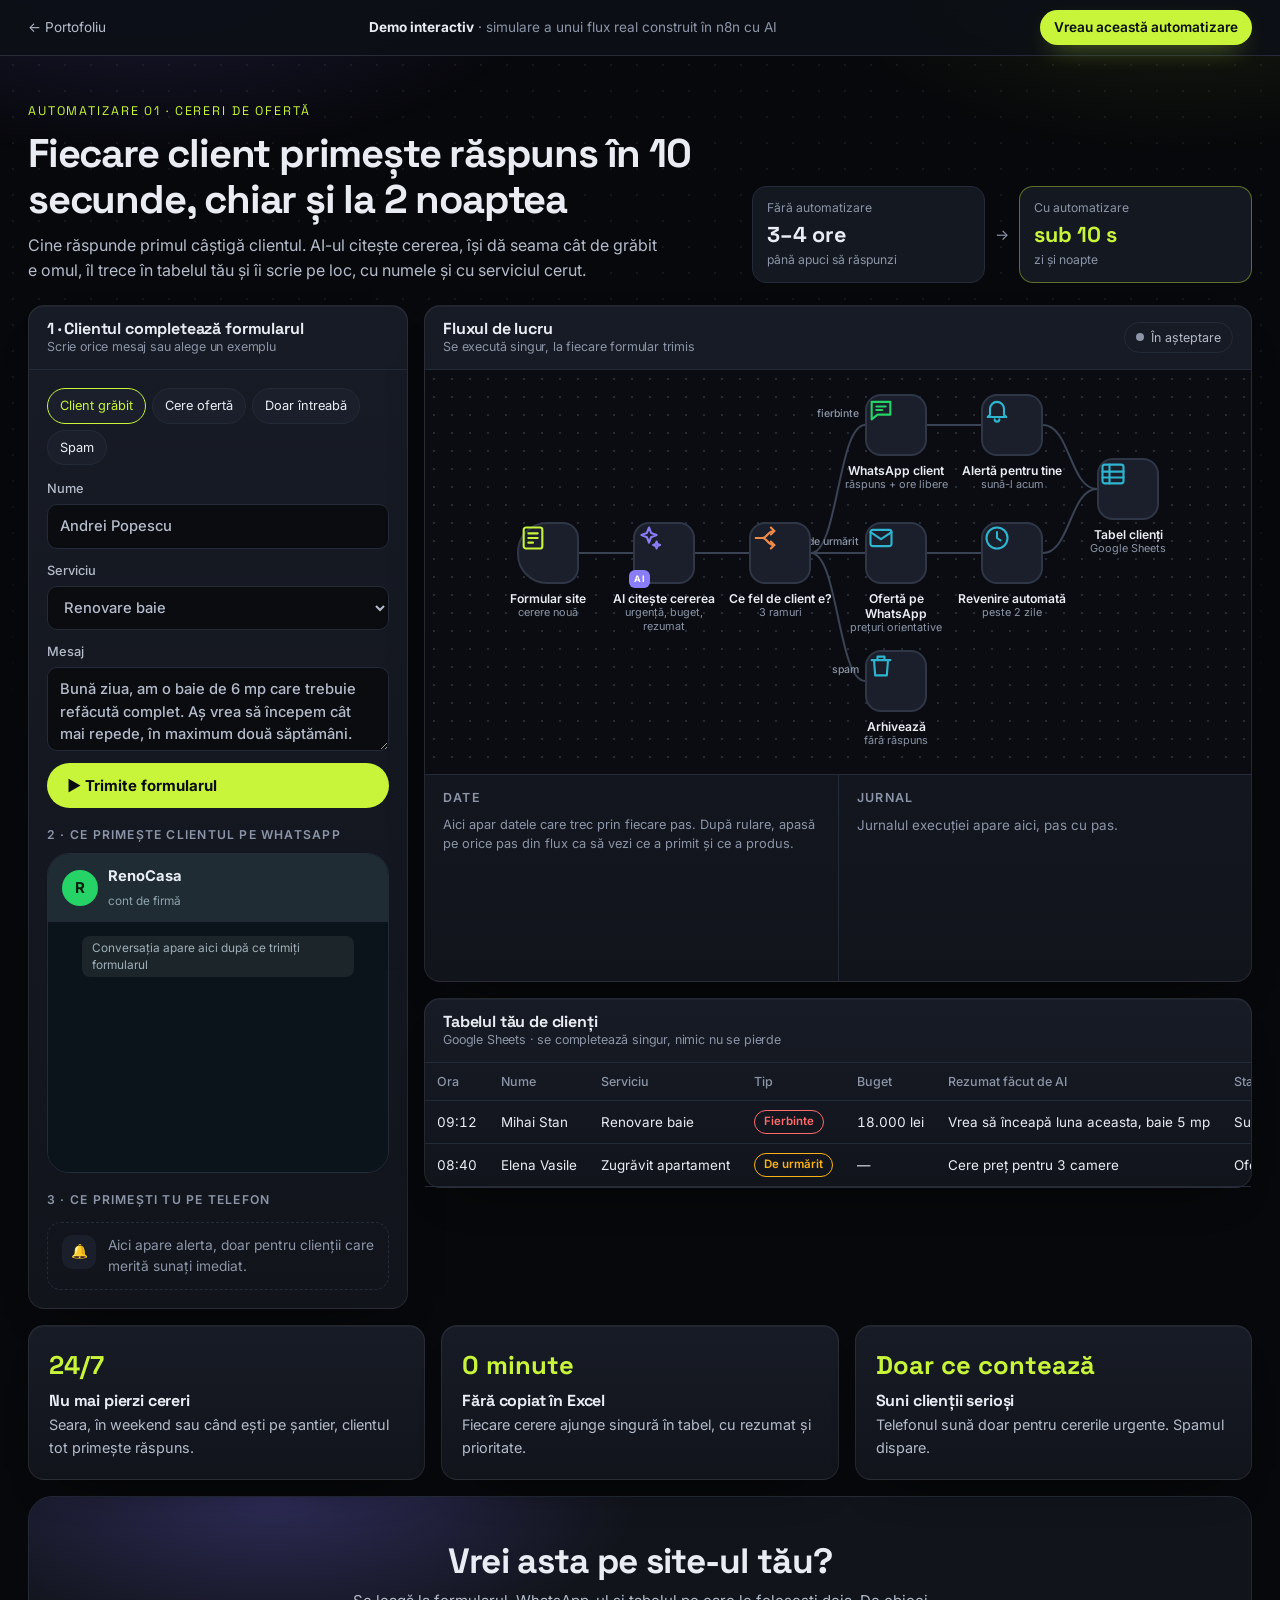
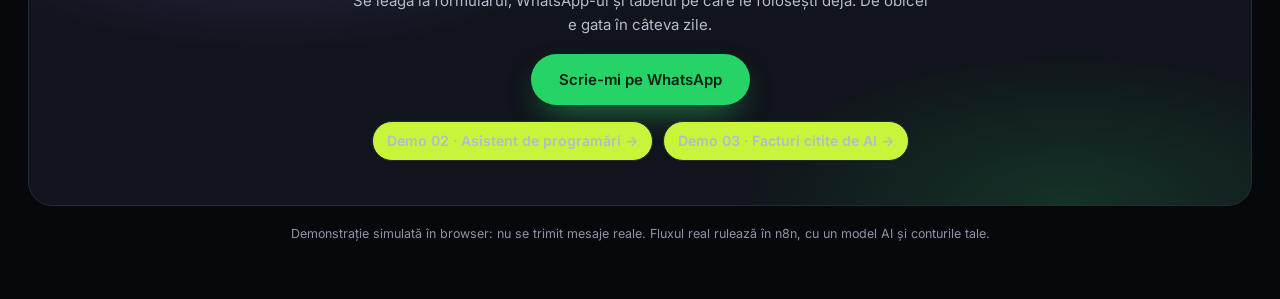
<file: automatizari/lead-uri.html>
<!DOCTYPE html>
<html lang="ro">
<head>
  <meta charset="UTF-8">
  <meta name="viewport" content="width=device-width, initial-scale=1.0">
  <link rel="icon" href="../favicon.svg" type="image/svg+xml">
  <title>Răspuns automat la cereri · Demo automatizare cu AI · Adelin Solutions</title>
  <meta name="description" content="Demo interactiv: o cerere venită din formularul site-ului este citită de AI, clasificată, salvată în tabelul de clienți și primește răspuns pe WhatsApp în câteva secunde.">
  <link rel="preconnect" href="https://fonts.googleapis.com">
  <link rel="preconnect" href="https://fonts.gstatic.com" crossorigin>
  <link href="https://fonts.googleapis.com/css2?family=Inter:wght@400;500;600;700&family=Space+Grotesk:wght@500;600;700&display=swap" rel="stylesheet">
  <link rel="stylesheet" href="auto.css">
  <style>
    .notif { margin-top: 12px; border: 1px dashed var(--line); border-radius: 14px; padding: 12px 14px; display: flex; gap: 12px; align-items: flex-start; font-size: .86rem; color: var(--muted); transition: border-color .3s, background .3s; }
    .notif.is-on { border: 1px solid rgba(200,245,58,.5); background: rgba(200,245,58,.07); color: var(--text); animation: rise .35s; }
    .notif i { width: 34px; height: 34px; border-radius: 10px; background: var(--surface-2); display: grid; place-items: center; font-style: normal; flex: none; }
    .notif b { display: block; }
    .phone .chat { height: 250px; }
  </style>
</head>
<body>
  <div class="demo-bar">
    <a href="../index.html#automatizari" class="demo-bar__back">← Portofoliu</a>
    <span class="demo-bar__note"><strong>Demo interactiv</strong> · simulare a unui flux real construit în n8n cu AI</span>
    <a href="https://wa.me/40750210645?text=Salut%2C%20Adelin%21%20Am%20v%C4%83zut%20demo-ul%20cu%20automatizarea%20de%20r%C4%83spuns%20la%20cereri%20%C8%99i%20a%C8%99%20vrea%20ceva%20asem%C4%83n%C4%83tor%20pentru%20afacerea%20mea." target="_blank" rel="noopener" class="demo-bar__cta">Vreau această automatizare</a>
  </div>

  <div class="wrap">
    <header class="a-head">
      <div>
        <span class="eyebrow">Automatizare 01 · Cereri de ofertă</span>
        <h1>Fiecare client primește răspuns în 10 secunde, chiar și la 2 noaptea</h1>
        <p>Cine răspunde primul câștigă clientul. AI-ul citește cererea, își dă seama cât de grăbit e omul, îl trece în tabelul tău și îi scrie pe loc, cu numele și cu serviciul cerut.</p>
      </div>
      <div class="versus">
        <div><span>Fără automatizare</span><strong>3–4 ore</strong><span>până apuci să răspunzi</span></div>
        <i>→</i>
        <div class="now"><span>Cu automatizare</span><strong>sub 10 s</strong><span>zi și noapte</span></div>
      </div>
    </header>

    <div class="lab">
      <section class="card">
        <div class="card__bar"><h2>1 · Clientul completează formularul<small>Scrie orice mesaj sau alege un exemplu</small></h2></div>
        <div class="pad">
          <div class="presets" id="presets">
            <button type="button" data-p="hot">Client grăbit</button>
            <button type="button" data-p="warm">Cere ofertă</button>
            <button type="button" data-p="cold">Doar întreabă</button>
            <button type="button" data-p="spam">Spam</button>
          </div>
          <form class="stage-form" id="form" style="margin-top:14px">
            <label>Nume<input id="f-name" required autocomplete="off"></label>
            <label>Serviciu<select id="f-serv"><option>Renovare baie</option><option>Renovare bucătărie</option><option>Zugrăvit apartament</option><option>Altceva</option></select></label>
            <label>Mesaj<textarea id="f-msg" required></textarea></label>
            <button class="btn-run" type="submit" data-lock>▶ Trimite formularul</button>
          </form>

          <p class="sub-h">2 · Ce primește clientul pe WhatsApp</p>
          <div class="phone">
            <div class="phone__head"><i>R</i><div><b>RenoCasa</b><small>cont de firmă</small></div></div>
            <div class="chat" id="chat"></div>
          </div>
          <p class="sub-h">3 · Ce primești tu pe telefon</p>
          <div class="notif" id="notif"><i>🔔</i><div>Aici apare alerta, doar pentru clienții care merită sunați imediat.</div></div>
        </div>
      </section>

      <div style="display:grid;gap:16px;min-width:0">
        <section class="card">
          <div class="card__bar">
            <h2>Fluxul de lucru<small>Se execută singur, la fiecare formular trimis</small></h2>
            <span class="status" id="status"><i></i><span>În așteptare</span></span>
          </div>
          <div class="canvas-wrap"><div class="canvas" id="canvas"></div></div>
          <div class="flow__bottom">
            <div class="pane"><h3 id="data-title">Date</h3><dl class="data" id="data" style="margin:0"></dl></div>
            <div class="pane"><h3>Jurnal</h3><ol class="log" id="log"></ol></div>
          </div>
          <div class="summary" id="summary" hidden></div>
        </section>

        <section class="card">
          <div class="card__bar"><h2>Tabelul tău de clienți<small>Google Sheets · se completează singur, nimic nu se pierde</small></h2></div>
          <div class="tbl-wrap">
            <table class="tbl" id="crm">
              <thead><tr><th>Ora</th><th>Nume</th><th>Serviciu</th><th>Tip</th><th>Buget</th><th>Rezumat făcut de AI</th><th>Stare</th></tr></thead>
              <tbody>
                <tr><td>09:12</td><td>Mihai Stan</td><td>Renovare baie</td><td><span class="pill pill--hot">Fierbinte</span></td><td>18.000 lei</td><td>Vrea să înceapă luna aceasta, baie 5 mp</td><td>Sunat</td></tr>
                <tr><td>08:40</td><td>Elena Vasile</td><td>Zugrăvit apartament</td><td><span class="pill pill--warm">De urmărit</span></td><td>—</td><td>Cere preț pentru 3 camere</td><td>Ofertă trimisă</td></tr>
              </tbody>
            </table>
          </div>
        </section>
      </div>
    </div>

    <div class="gains">
      <div class="card gain"><strong>24/7</strong><h3>Nu mai pierzi cereri</h3><p>Seara, în weekend sau când ești pe șantier, clientul tot primește răspuns.</p></div>
      <div class="card gain"><strong>0 minute</strong><h3>Fără copiat în Excel</h3><p>Fiecare cerere ajunge singură în tabel, cu rezumat și prioritate.</p></div>
      <div class="card gain"><strong>Doar ce contează</strong><h3>Suni clienții serioși</h3><p>Telefonul sună doar pentru cererile urgente. Spamul dispare.</p></div>
    </div>

    <section class="cta">
      <h2>Vrei asta pe site-ul tău?</h2>
      <p>Se leagă la formularul, WhatsApp-ul și tabelul pe care le folosești deja. De obicei e gata în câteva zile.</p>
      <a href="https://wa.me/40750210645?text=Salut%2C%20Adelin%21%20Am%20v%C4%83zut%20demo-ul%20cu%20automatizarea%20de%20r%C4%83spuns%20la%20cereri%20%C8%99i%20a%C8%99%20vrea%20ceva%20asem%C4%83n%C4%83tor%20pentru%20afacerea%20mea." target="_blank" rel="noopener">Scrie-mi pe WhatsApp</a>
      <div class="others"><a href="asistent-programari.html">Demo 02 · Asistent de programări →</a><a href="facturi.html">Demo 03 · Facturi citite de AI →</a></div>
    </section>
    <p class="foot">Demonstrație simulată în browser: nu se trimit mesaje reale. Fluxul real rulează în n8n, cu un model AI și conturile tale.</p>
  </div>

  <script src="auto.js"></script>
  <script>
  (() => {
    const $ = (id) => document.getElementById(id);
    const PRESETS = {
      hot: ["Andrei Popescu", "Renovare baie", "Bună ziua, am o baie de 6 mp care trebuie refăcută complet. Aș vrea să începem cât mai repede, în maximum două săptămâni. Am un buget de 25.000 lei. Puteți veni mâine la măsurători?"],
      warm: ["Ioana Marin", "Renovare bucătărie", "Bună, aș dori o ofertă de preț pentru renovarea unei bucătării de 10 mp, cu gresie și faianță. Nu ne grăbim, ne gândim la primăvară."],
      cold: ["Dan Tudor", "Altceva", "Lucrați și în afara orașului?"],
      spam: ["SEO Expert", "Altceva", "Promovăm site-ul tău pe prima pagină Google! Backlink-uri ieftine, click aici: http://seo-ieftin.example"],
    };
    function fill(k) {
      const [n, s, m] = PRESETS[k];
      $("f-name").value = n; $("f-serv").value = s; $("f-msg").value = m;
      $("presets").querySelectorAll("button").forEach((b) => b.setAttribute("aria-pressed", String(b.dataset.p === k)));
    }
    $("presets").addEventListener("click", (e) => { const b = e.target.closest("button"); if (b && !Auto.busy) fill(b.dataset.p); });
    fill("hot");

    Auto.init({
      nodes: [
        { id: "form", col: 0, row: 1, icon: "form", kind: "trigger", title: "Formular site", sub: "cerere nouă" },
        { id: "ai", col: 1, row: 1, icon: "ai", kind: "ai", title: "AI citește cererea", sub: "urgență, buget, rezumat" },
        { id: "sw", col: 2, row: 1, icon: "split", kind: "logic", title: "Ce fel de client e?", sub: "3 ramuri" },
        { id: "wa", col: 3, row: 0, icon: "chat", kind: "wa", title: "WhatsApp client", sub: "răspuns + ore libere" },
        { id: "alert", col: 4, row: 0, icon: "bell", title: "Alertă pentru tine", sub: "sună-l acum" },
        { id: "email", col: 3, row: 1, icon: "mail", title: "Ofertă pe WhatsApp", sub: "prețuri orientative" },
        { id: "follow", col: 4, row: 1, icon: "clock", title: "Revenire automată", sub: "peste 2 zile" },
        { id: "trash", col: 3, row: 2, icon: "trash", title: "Arhivează", sub: "fără răspuns" },
        { id: "crm", col: 5, row: 0.5, icon: "sheet", title: "Tabel clienți", sub: "Google Sheets" },
      ],
      edges: [["form", "ai"], ["ai", "sw"], ["sw", "wa", "fierbinte"], ["wa", "alert"], ["sw", "email", "de urmărit"], ["email", "follow"], ["sw", "trash", "spam"], ["alert", "crm"], ["follow", "crm"]],
    });

    // „AI” simulat: reguli simple care imită ce ar extrage un model real
    function analyze(msg) {
      const t = msg.toLowerCase();
      if (/(seo|backlink|crypto|click aici|https?:\/\/|câștig garantat|promovăm)/.test(t)) return { type: "spam", score: 0 };
      let score = 0;
      const urgent = /(urgent|cât mai repede|azi|mâine|săptămâna asta|două săptămâni|imediat|rapid)/.test(t);
      const budget = t.match(/(\d{1,3}(?:[.\s]\d{3})+|\d{4,})\s*(lei|ron|euro|eur)/);
      if (urgent) score += 2; if (budget) score += 2;
      if (/(\d+\s*(mp|m2|metri)|apartament|camere|baie|bucătări)/.test(t)) score += 1;
      if (/(ofert|preț|cât costă|deviz)/.test(t)) score += 1;
      if (msg.length > 80) score += 1;
      return { type: score >= 4 ? "hot" : score >= 2 ? "warm" : "cold", score, urgent, budget: budget ? budget[0] : null };
    }
    const first = (n) => n.trim().split(/\s+/)[0];
    const clock = () => new Date().toLocaleTimeString("ro-RO", { hour: "2-digit", minute: "2-digit" });
    const chat = Auto.chat($("chat"));
    chat.add("sys", "Conversația apare aici după ce trimiți formularul");

    $("form").addEventListener("submit", async (e) => {
      e.preventDefault();
      if (Auto.busy) return;
      const name = $("f-name").value.trim(), serv = $("f-serv").value, msg = $("f-msg").value.trim();
      if (!name || !msg) return;
      const a = analyze(msg), sum = msg.length > 62 ? msg.slice(0, 60).trim() + "…" : msg;
      Auto.begin(); chat.clear(); chat.add("sys", "Azi");
      const notif = $("notif"); notif.classList.remove("is-on"); notif.lastElementChild.textContent = "Se analizează cererea…";

      await Auto.step("form", { sec: 0.2, out: { nume: name, serviciu: serv, mesaj: msg, sursa: "formular site" }, log: "cerere primită de pe site" });
      await Auto.step("ai", { ms: 1300, sec: 2.1, out: { tip: { hot: "fierbinte", warm: "de urmărit", cold: "informativ", spam: "spam" }[a.type], scor: a.score + " / 7", urgent: a.urgent ? "da" : "nu", buget: a.budget || "nespecificat", rezumat: sum }, log: a.type === "spam" ? "mesaj publicitar, nu e client" : `scor ${a.score}/7${a.urgent ? ", client grăbit" : ""}${a.budget ? ", buget " + a.budget : ""}` });
      await Auto.step("sw", { ms: 500, sec: 0.1, out: { ramura: a.type === "hot" ? "fierbinte" : a.type === "spam" ? "spam" : "de urmărit" }, log: "alege ramura potrivită" });

      if (a.type === "spam") {
        Auto.skip(["wa", "alert", "email", "follow", "crm"]);
        await Auto.step("trash", { sec: 0.1, out: { actiune: "arhivat", notificare: "niciuna" }, log: "arhivat, nu te deranjează nimeni" });
        chat.add("sys", "Niciun mesaj trimis: era spam");
        notif.lastElementChild.textContent = "Nicio alertă. Spamul nu ajunge la tine.";
        return Auto.end(`<strong>Spam filtrat în {t} secunde.</strong> Nu ai pierdut niciun minut citindu-l și nu ți-a murdărit tabelul de clienți.`);
      }

      const row = (type, state) => {
        const tr = document.createElement("tr"); tr.className = "new";
        tr.innerHTML = `<td>${clock()}</td><td>${Auto.esc(name)}</td><td>${Auto.esc(serv)}</td><td><span class="pill pill--${type === "hot" ? "hot" : type === "warm" ? "warm" : "cold"}">${type === "hot" ? "Fierbinte" : type === "warm" ? "De urmărit" : "Informativ"}</span></td><td>${a.budget || "—"}</td><td>${Auto.esc(sum)}</td><td>${state}</td>`;
        document.querySelector("#crm tbody").prepend(tr);
      };

      if (a.type === "hot") {
        Auto.skip(["email", "follow", "trash"]);
        const text = `Bună ziua, ${first(name)}! Am primit cererea pentru ${serv.toLowerCase()}. Putem veni la măsurători mâine la 10:00 sau la 17:30. Care oră vă convine?`;
        await chat.typing(700);
        await Auto.step("wa", { ms: 600, sec: 1.4, out: { catre: name, canal: "WhatsApp", mesaj: text }, log: "răspuns personalizat trimis clientului" });
        chat.add("in", text, "RenoCasa");
        await Auto.step("alert", { sec: 0.3, out: { catre: "telefonul tău", prioritate: "ridicată", text: `${name} · ${serv} · ${a.budget || "buget nespecificat"}` }, log: "ai primit notificare pe telefon" });
        notif.classList.add("is-on"); notif.lastElementChild.innerHTML = `<b>Client fierbinte: ${Auto.esc(name)}</b>${Auto.esc(serv)} · ${a.budget ? "buget " + a.budget : "buget nespecificat"} · sună-l în următoarele 10 minute.`;
        await Auto.step("crm", { sec: 0.4, out: { rand_nou: "da", tip: "fierbinte", stare: "Răspuns trimis" }, log: "rând nou în tabelul de clienți" });
        row("hot", "Răspuns trimis");
        return Auto.end(`<strong>Clientul a primit răspuns în {t} secunde</strong> și tu ai fost anunțat. Cât timp concurența încă nu și-a deschis emailul, tu ai deja o măsurătoare programată.`);
      }

      Auto.skip(["wa", "alert", "trash"]);
      const text = a.type === "warm"
        ? `Bună ziua, ${first(name)}! Mulțumim pentru cerere. Pentru ${serv.toLowerCase()}, prețurile pornesc de la 450 lei/mp, cu materiale incluse. Vă trimit mai jos câteva lucrări recente. Când doriți, vă fac o ofertă exactă.`
        : `Bună ziua, ${first(name)}! Mulțumim pentru mesaj. Da, lucrăm în oraș și pe o rază de 40 km. Dacă îmi spuneți ce lucrare aveți în plan, vă trimit un preț orientativ.`;
      await chat.typing(700);
      await Auto.step("email", { ms: 600, sec: 1.5, out: { catre: name, canal: "WhatsApp", mesaj: text }, log: "ofertă orientativă trimisă" });
      chat.add("in", text, "RenoCasa");
      await Auto.step("follow", { sec: 0.2, out: { programat: "peste 2 zile, ora 10:00", mesaj: "„Ați apucat să vă uitați peste ofertă?”" }, log: "revenire programată automat peste 2 zile" });
      chat.add("sys", "Peste 2 zile: revenire automată dacă nu răspunde");
      notif.lastElementChild.textContent = "Nicio alertă. Nu e urgent, sistemul se ocupă singur și te anunță doar dacă clientul răspunde.";
      await Auto.step("crm", { sec: 0.4, out: { rand_nou: "da", tip: a.type === "warm" ? "de urmărit" : "informativ", stare: "Ofertă trimisă" }, log: "rând nou în tabelul de clienți" });
      row(a.type, "Ofertă trimisă");
      Auto.end(`<strong>Răspuns trimis în {t} secunde</strong>, fără să te întrerupă din lucru. Dacă omul nu răspunde, primește singur un mesaj de revenire peste două zile.`);
    });
  })();
  </script>
</body>
</html>
</file>
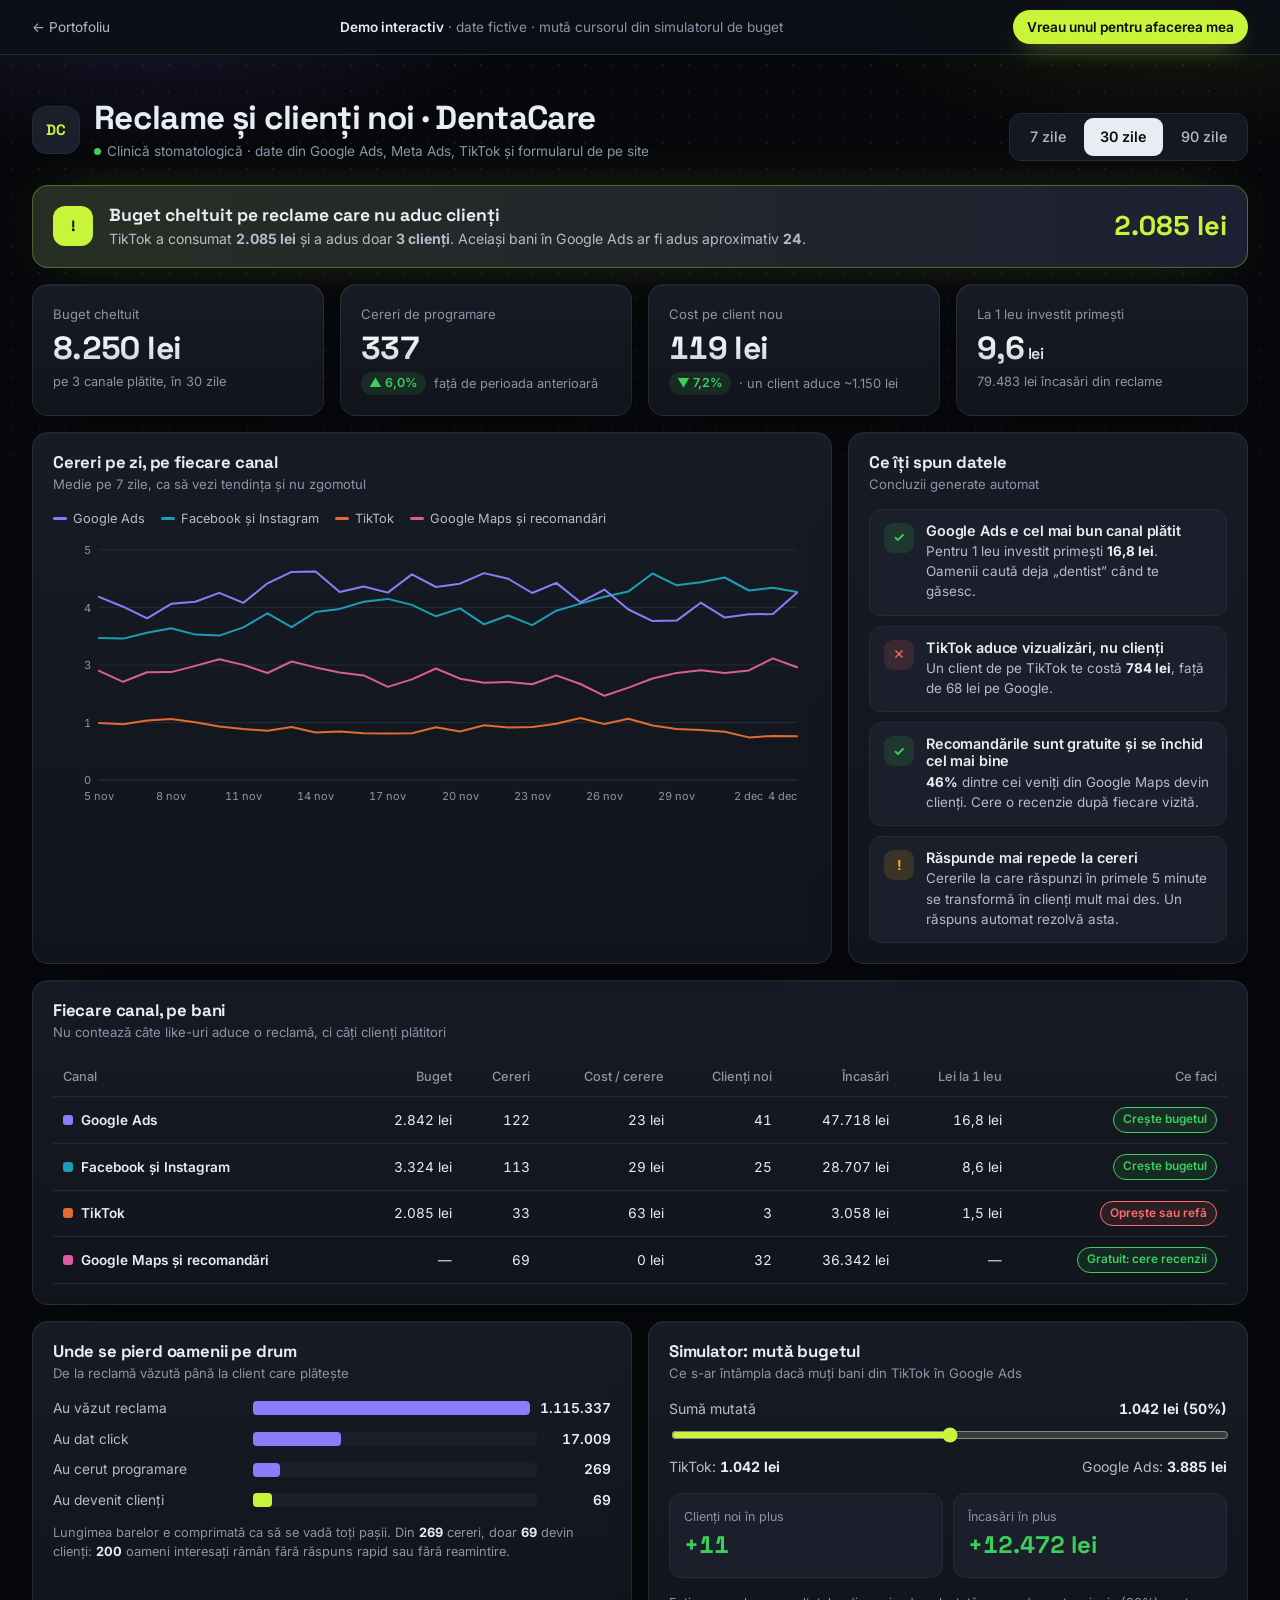
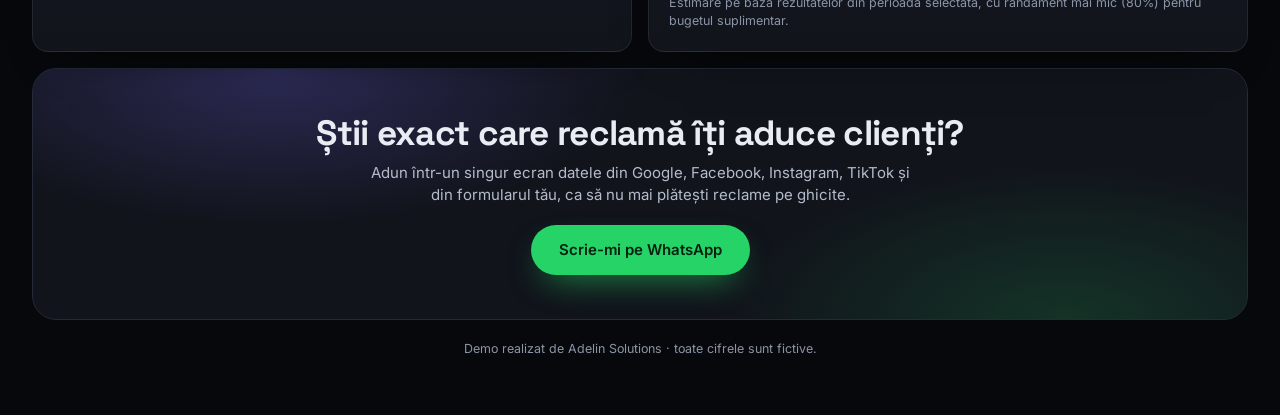
<file: dashboards/marketing.html>
<!DOCTYPE html>
<html lang="ro">
<head>
  <meta charset="UTF-8">
  <meta name="viewport" content="width=device-width, initial-scale=1.0">
  <link rel="icon" href="../favicon.svg" type="image/svg+xml">
  <title>Reclame și clienți noi · Demo dashboard · Adelin Solutions</title>
  <meta name="description" content="Demo de dashboard de marketing: cât cheltui pe reclame, câți clienți aduce fiecare canal, cât te costă un client și unde să muți bugetul.">
  <link rel="preconnect" href="https://fonts.googleapis.com">
  <link rel="preconnect" href="https://fonts.gstatic.com" crossorigin>
  <link href="https://fonts.googleapis.com/css2?family=Inter:wght@400;500;600;700&family=Space+Grotesk:wght@500;600;700&display=swap" rel="stylesheet">
  <link rel="stylesheet" href="dash.css">
  <style>
    .sim { display: grid; gap: 16px; }
    .sim__row { display: flex; justify-content: space-between; gap: 12px; font-size: .88rem; color: var(--text-2); }
    .sim__row b { color: var(--text); font-variant-numeric: tabular-nums; }
    .sim input[type=range] { width: 100%; accent-color: var(--accent); height: 28px; cursor: pointer; }
    .sim__out { display: grid; grid-template-columns: 1fr 1fr; gap: 10px; }
    .sim__box { padding: 14px; border-radius: 12px; background: var(--surface-2); border: 1px solid var(--line); }
    .sim__box span { color: var(--muted); font-size: .78rem; display: block; }
    .sim__box strong { font-family: var(--font-head); font-size: 1.5rem; font-variant-numeric: tabular-nums; }
    .sim__box strong.pos { color: var(--good); }
    .sim__note { color: var(--muted); font-size: .78rem; }
    .funnel-note { color: var(--muted); font-size: .8rem; margin-top: 12px; }
    .funnel-note b { color: var(--text); }
  </style>
</head>
<body>

  <div class="demo-bar">
    <a href="../index.html#proiecte" class="demo-bar__back">← Portofoliu</a>
    <span class="demo-bar__note"><strong>Demo interactiv</strong> · date fictive · mută cursorul din simulatorul de buget</span>
    <a href="https://wa.me/40750210645?text=Salut%2C%20Adelin%21%20Am%20v%C4%83zut%20demo-ul%20cu%20dashboard-ul%20de%20reclame%20%C8%99i%20a%C8%99%20vrea%20ceva%20asem%C4%83n%C4%83tor%20pentru%20afacerea%20mea." target="_blank" rel="noopener" class="demo-bar__cta">Vreau unul pentru afacerea mea</a>
  </div>

  <div class="wrap">
    <header class="head">
      <div class="head__biz">
        <div class="biz-logo">DC</div>
        <div>
          <h1>Reclame și clienți noi · DentaCare</h1>
          <p class="head__meta"><span class="live-dot"></span>Clinică stomatologică · date din Google Ads, Meta Ads, TikTok și formularul de pe site</p>
        </div>
      </div>
      <div class="seg" role="group" aria-label="Perioadă" id="period">
        <button type="button" data-v="7" aria-pressed="false">7 zile</button>
        <button type="button" data-v="30" aria-pressed="true">30 zile</button>
        <button type="button" data-v="90" aria-pressed="false">90 zile</button>
      </div>
    </header>

    <div class="money">
      <span class="money__icon">!</span>
      <div class="money__text">
        <strong>Buget cheltuit pe reclame care nu aduc clienți</strong>
        <span id="money-text"></span>
      </div>
      <span class="money__val num" id="money-val"></span>
    </div>

    <section class="kpis" aria-label="Indicatori principali">
      <article class="card"><p class="kpi__label">Buget cheltuit</p><p class="kpi__value num" id="k-sp"></p><p class="kpi__foot" id="k-sp-f"></p></article>
      <article class="card"><p class="kpi__label">Cereri de programare</p><p class="kpi__value num" id="k-ld"></p><p class="kpi__foot" id="k-ld-f"></p></article>
      <article class="card"><p class="kpi__label">Cost pe client nou</p><p class="kpi__value num" id="k-cac"></p><p class="kpi__foot" id="k-cac-f"></p></article>
      <article class="card"><p class="kpi__label">La 1 leu investit primești</p><p class="kpi__value num" id="k-roas"></p><p class="kpi__foot" id="k-roas-f"></p></article>
    </section>

    <div class="grid grid--21">
      <section class="card">
        <div class="card__head"><div><h2 class="card__title">Cereri pe zi, pe fiecare canal</h2><p class="card__sub">Medie pe 7 zile, ca să vezi tendința și nu zgomotul</p></div></div>
        <div class="legend" id="lg"></div>
        <div class="chart" id="c-line"></div>
      </section>
      <section class="card">
        <div class="card__head"><div><h2 class="card__title">Ce îți spun datele</h2><p class="card__sub">Concluzii generate automat</p></div></div>
        <div class="insights" id="insights"></div>
      </section>
    </div>

    <section class="card" style="margin-bottom:16px">
      <div class="card__head"><div><h2 class="card__title">Fiecare canal, pe bani</h2><p class="card__sub">Nu contează câte like-uri aduce o reclamă, ci câți clienți plătitori</p></div></div>
      <div class="tbl-wrap">
        <table class="tbl" id="t-ch">
          <thead><tr><th>Canal</th><th>Buget</th><th>Cereri</th><th>Cost / cerere</th><th>Clienți noi</th><th>Încasări</th><th>Lei la 1 leu</th><th>Ce faci</th></tr></thead>
          <tbody></tbody>
        </table>
      </div>
    </section>

    <div class="grid grid--11">
      <section class="card">
        <div class="card__head"><div><h2 class="card__title">Unde se pierd oamenii pe drum</h2><p class="card__sub">De la reclamă văzută până la client care plătește</p></div></div>
        <div id="c-funnel"></div>
        <p class="funnel-note" id="funnel-note"></p>
      </section>
      <section class="card">
        <div class="card__head"><div><h2 class="card__title">Simulator: mută bugetul</h2><p class="card__sub">Ce s-ar întâmpla dacă muți bani din TikTok în Google Ads</p></div></div>
        <div class="sim">
          <div>
            <div class="sim__row"><span>Sumă mutată</span><b id="sim-amt"></b></div>
            <input type="range" id="sim-r" min="0" max="100" value="50" step="5" aria-label="Procent din bugetul TikTok mutat în Google Ads">
            <div class="sim__row"><span id="sim-a"></span><span id="sim-b"></span></div>
          </div>
          <div class="sim__out">
            <div class="sim__box"><span>Clienți noi în plus</span><strong id="sim-cl"></strong></div>
            <div class="sim__box"><span>Încasări în plus</span><strong id="sim-rev"></strong></div>
          </div>
          <p class="sim__note">Estimare pe baza rezultatelor din perioada selectată, cu randament mai mic (80%) pentru bugetul suplimentar.</p>
        </div>
      </section>
    </div>

    <section class="cta">
      <h2>Știi exact care reclamă îți aduce clienți?</h2>
      <p>Adun într-un singur ecran datele din Google, Facebook, Instagram, TikTok și din formularul tău, ca să nu mai plătești reclame pe ghicite.</p>
      <a href="https://wa.me/40750210645?text=Salut%2C%20Adelin%21%20Am%20v%C4%83zut%20demo-ul%20cu%20dashboard-ul%20de%20reclame%20%C8%99i%20a%C8%99%20vrea%20ceva%20asem%C4%83n%C4%83tor%20pentru%20afacerea%20mea." target="_blank" rel="noopener">Scrie-mi pe WhatsApp</a>
    </section>
    <p class="foot">Demo realizat de Adelin Solutions · toate cifrele sunt fictive.</p>
  </div>

  <script src="dash.js"></script>
  <script>
  (() => {
    const { rng, sum, lei, num, dec } = D;
    const DAYS = 190, VAL = 1150; // valoare medie a unui client nou (lei)
    // [nume, culoare, buget/zi, cost/cerere, rată cerere→client, afișări la 1 leu, CTR]
    const CH = [
      { name: "Google Ads", color: "var(--s1)", day: 95, cpl: 24, close: 0.34, imp: 38, ctr: 0.052 },
      { name: "Facebook și Instagram", color: "var(--s2)", day: 110, cpl: 31, close: 0.22, imp: 140, ctr: 0.014 },
      { name: "TikTok", color: "var(--s3)", day: 70, cpl: 58, close: 0.08, imp: 260, ctr: 0.009 },
      { name: "Google Maps și recomandări", color: "var(--s4)", day: 0, free: 1.9, close: 0.46, imp: 0, ctr: 0 },
    ];
    CH.forEach((c, ci) => {
      const r = rng(100 + ci * 17);
      c.spend = []; c.leads = [];
      for (let i = 0; i < DAYS; i++) {
        const sp = c.day * (0.85 + r() * 0.3);
        const base = c.day ? sp / (c.cpl * (ci === 2 ? 0.9 + i / 900 : 1.08 - i / 1500)) : c.free * (0.9 + i / 600);
        c.spend.push(sp); c.leads.push(base * (0.55 + r() * 0.9));
      }
    });
    const smooth = (a) => a.map((_, i) => { const s = a.slice(Math.max(0, i - 6), i + 1); return sum(s) / s.length; });
    document.getElementById("lg").innerHTML = CH.map((c) => `<span><i style="background:${c.color}"></i>${c.name}</span>`).join("");

    let P = 30, S;
    function stats(off) {
      const sl = (a) => (off ? a.slice(-2 * P, -P) : a.slice(-P));
      const rows = CH.map((c) => {
        const spend = sum(sl(c.spend)), leads = sum(sl(c.leads)), clients = leads * c.close;
        return { ...c, spend, leads, clients, revenue: clients * VAL };
      });
      return { rows, spend: sum(rows.map((r) => r.spend)), leads: sum(rows.map((r) => r.leads)), clients: sum(rows.map((r) => r.clients)), revenue: sum(rows.map((r) => r.revenue)) };
    }

    function render() {
      S = stats(false); const Pv = stats(true);
      const paid = S.rows.filter((r) => r.day), paidCl = sum(paid.map((r) => r.clients)), paidRev = sum(paid.map((r) => r.revenue));
      const pvPaid = Pv.rows.filter((r) => r.day);
      const cac = S.spend / paidCl, cacP = Pv.spend / sum(pvPaid.map((r) => r.clients));
      D.set("k-sp", lei(S.spend));
      D.set("k-sp-f", `<span>pe 3 canale plătite, în ${P} zile</span>`);
      D.set("k-ld", num(S.leads));
      D.set("k-ld-f", D.delta(S.leads, Pv.leads, { suffix: " față de perioada anterioară" }));
      D.set("k-cac", lei(cac));
      D.set("k-cac-f", D.delta(cac, cacP, { invert: true, suffix: ` · un client aduce ~${lei(VAL)}` }));
      D.set("k-roas", `${dec(paidRev / S.spend)}<small>lei</small>`);
      D.set("k-roas-f", `<span>${lei(paidRev)} încasări din reclame</span>`);

      const tk = S.rows[2], g = S.rows[0];
      D.set("money-val", lei(tk.spend));
      D.set("money-text", `TikTok a consumat <b>${lei(tk.spend)}</b> și a adus doar <b>${num(tk.clients)} clienți</b>. Aceiași bani în Google Ads ar fi adus aproximativ <b>${num((tk.spend / g.spend) * g.clients * 0.8)}</b>.`);

      D.line("#c-line", { labels: D.dayLabels(P), series: CH.map((c) => ({ name: c.name, color: D.css(c.color.slice(4, -1)), values: smooth(c.leads).slice(-P) })), fmt: (v) => dec(v), area: false, height: 270 });

      document.querySelector("#t-ch tbody").innerHTML = S.rows.map((r) => {
        const roas = r.day ? r.revenue / r.spend : null;
        const b = roas === null ? ["good", "Gratuit: cere recenzii"] : roas >= 8 ? ["good", "Crește bugetul"] : roas >= 4 ? ["warn", "Păstrează"] : ["bad", "Oprește sau refă"];
        return `<tr><td><span class="sw" style="background:${r.color}"></span>${r.name}</td><td>${r.day ? lei(r.spend) : "—"}</td><td>${num(r.leads)}</td><td>${r.day ? lei(r.spend / r.leads) : "0 lei"}</td><td>${num(r.clients)}</td><td>${lei(r.revenue)}</td><td>${roas === null ? "—" : dec(roas) + " lei"}</td><td><span class="badge badge--${b[0]}">${b[1]}</span></td></tr>`;
      }).join("");

      // pâlnie (doar canale plătite)
      const imp = sum(paid.map((r) => r.spend * r.imp)), clicks = sum(paid.map((r) => r.spend * r.imp * r.ctr)), leads = sum(paid.map((r) => r.leads));
      const steps = [["Au văzut reclama", imp], ["Au dat click", clicks], ["Au cerut programare", leads], ["Au devenit clienți", paidCl]];
      D.hbars("#c-funnel", steps.map(([l, v], i) => ({ label: l, value: Math.pow(v / imp, 0.28) * 100, text: num(v), color: i === 3 ? D.css("--accent") : D.css("--s1"), raw: v, prev: i ? steps[i - 1][1] : null })), {
        max: 100,
        tipFn: (it) => D.tipRows(it.label, [{ label: "Persoane", value: num(it.raw) }, ...(it.prev ? [{ label: "Din pasul anterior", value: dec((it.raw / it.prev) * 100) + "%" }] : [])]),
      });
      D.set("funnel-note", `Lungimea barelor e comprimată ca să se vadă toți pașii. Din <b>${num(leads)}</b> cereri, doar <b>${num(paidCl)}</b> devin clienți: <b>${num(leads - paidCl)}</b> oameni interesați rămân fără răspuns rapid sau fără reamintire.`);

      D.insights("#insights", [
        { type: "good", title: "Google Ads e cel mai bun canal plătit", text: `Pentru 1 leu investit primești <strong>${dec(g.revenue / g.spend)} lei</strong>. Oamenii caută deja „dentist” când te găsesc.` },
        { type: "bad", title: "TikTok aduce vizualizări, nu clienți", text: `Un client de pe TikTok te costă <strong>${lei(tk.spend / tk.clients)}</strong>, față de ${lei(g.spend / g.clients)} pe Google.` },
        { type: "good", title: "Recomandările sunt gratuite și se închid cel mai bine", text: `<strong>46%</strong> dintre cei veniți din Google Maps devin clienți. Cere o recenzie după fiecare vizită.` },
        { type: "warn", title: "Răspunde mai repede la cereri", text: `Cererile la care răspunzi în primele 5 minute se transformă în clienți mult mai des. Un răspuns automat rezolvă asta.` },
      ]);
      sim();
    }

    const slider = document.getElementById("sim-r");
    function sim() {
      const tk = S.rows[2], g = S.rows[0], f = slider.value / 100, moved = tk.spend * f;
      const gain = (moved / g.spend) * g.clients * 0.8, loss = tk.clients * f, net = gain - loss;
      D.set("sim-amt", `${lei(moved)} (${slider.value}%)`);
      D.set("sim-a", `TikTok: <b>${lei(tk.spend - moved)}</b>`);
      D.set("sim-b", `Google Ads: <b>${lei(g.spend + moved)}</b>`);
      const cl = document.getElementById("sim-cl"), rv = document.getElementById("sim-rev");
      cl.textContent = "+" + num(net); rv.textContent = "+" + lei(net * VAL);
      cl.classList.toggle("pos", net >= 0.5); rv.classList.toggle("pos", net >= 0.5);
    }
    slider.addEventListener("input", sim);
    D.seg("#period", (v) => { P = +v; render(); });
    render();
  })();
  </script>
</body>
</html>
</file>
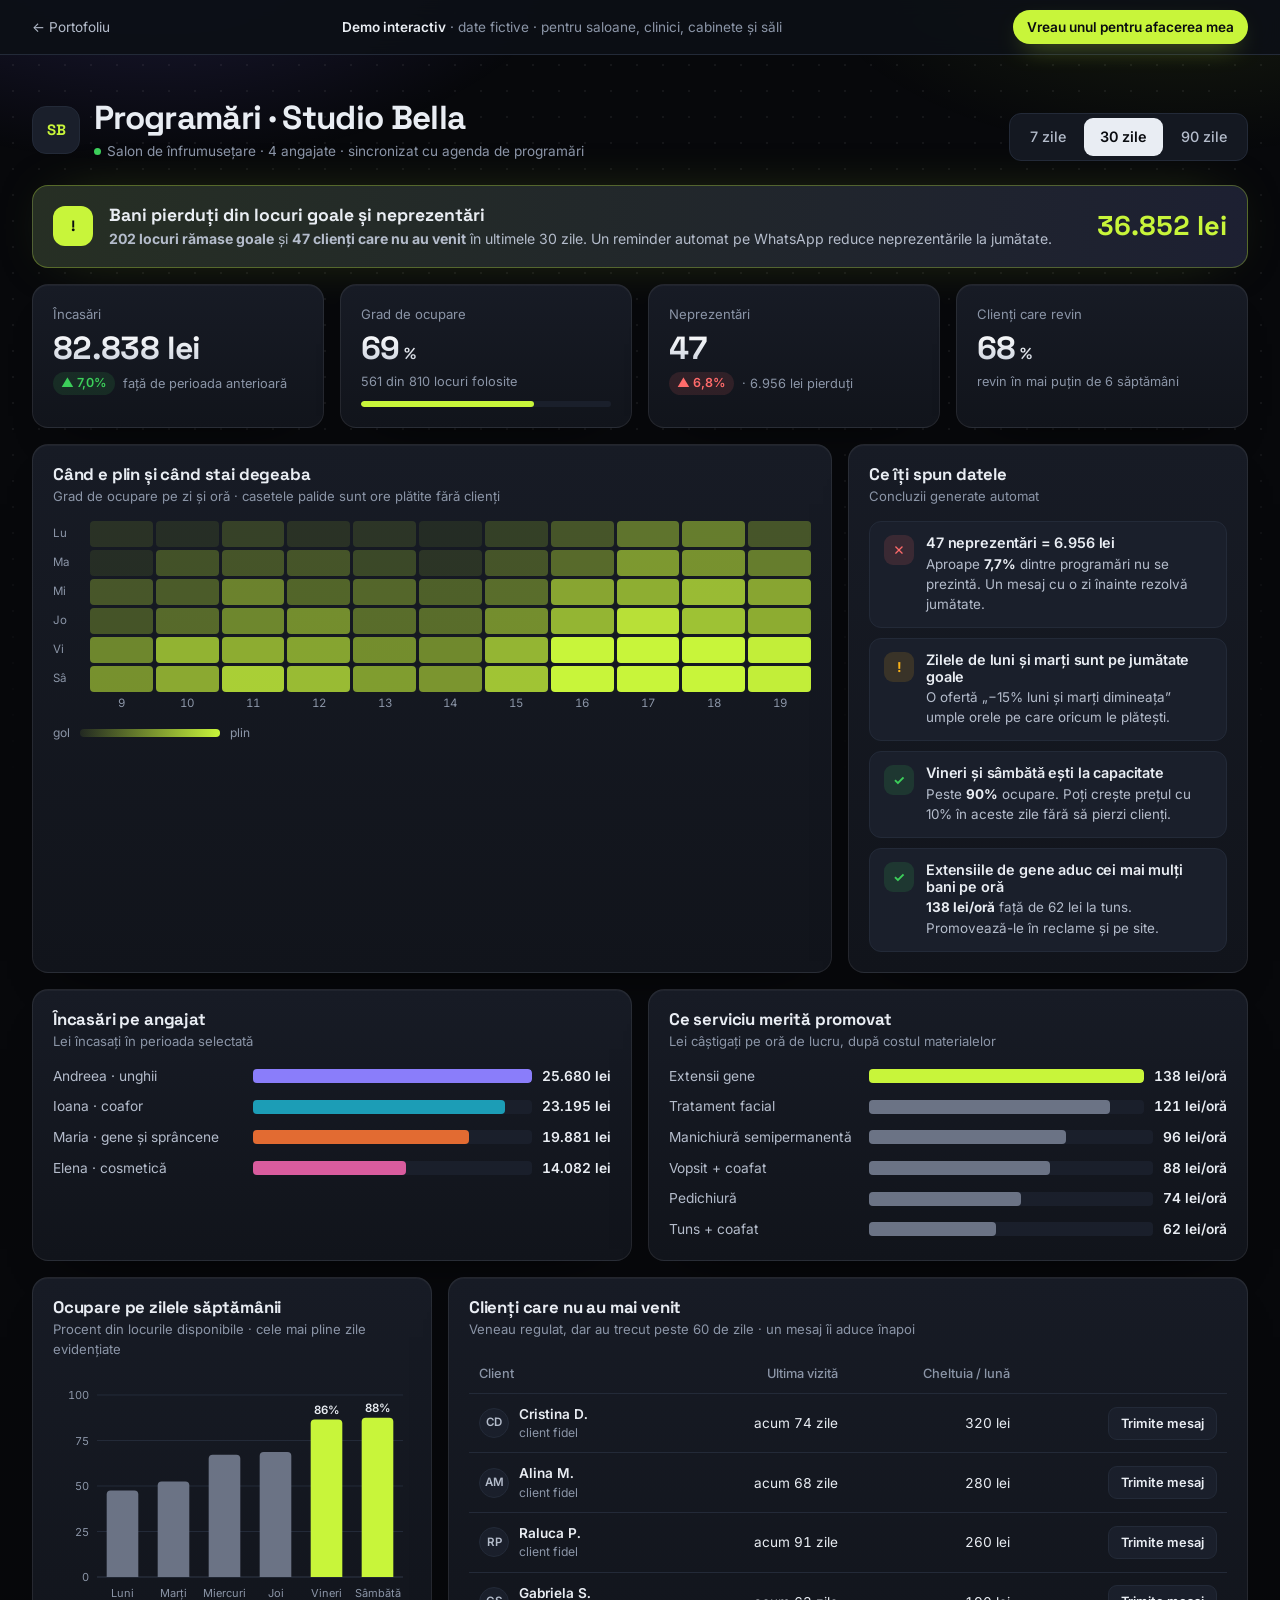
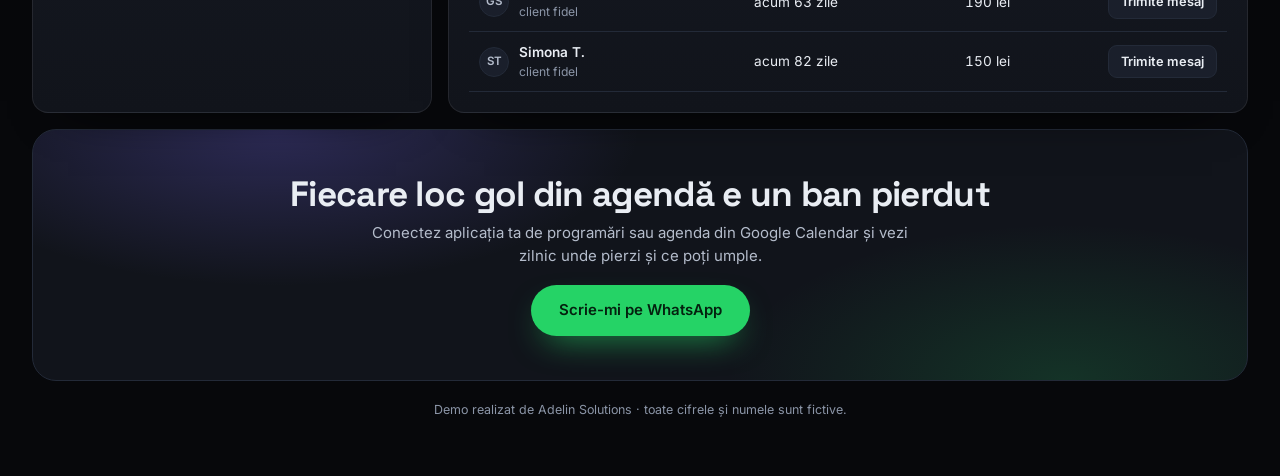
<file: dashboards/programari.html>
<!DOCTYPE html>
<html lang="ro">
<head>
  <meta charset="UTF-8">
  <meta name="viewport" content="width=device-width, initial-scale=1.0">
  <link rel="icon" href="../favicon.svg" type="image/svg+xml">
  <title>Programări și grad de ocupare · Demo dashboard · Adelin Solutions</title>
  <meta name="description" content="Demo de dashboard pentru saloane, clinici și cabinete: grad de ocupare, neprezentări, încasări pe angajat și clienți care nu au mai revenit.">
  <link rel="preconnect" href="https://fonts.googleapis.com">
  <link rel="preconnect" href="https://fonts.gstatic.com" crossorigin>
  <link href="https://fonts.googleapis.com/css2?family=Inter:wght@400;500;600;700&family=Space+Grotesk:wght@500;600;700&display=swap" rel="stylesheet">
  <link rel="stylesheet" href="dash.css">
  <style>
    .client { display: flex; align-items: center; gap: 10px; }
    .client i { width: 30px; height: 30px; border-radius: 50%; background: var(--surface-2); border: 1px solid var(--line); display: grid; place-items: center; font-style: normal; font-size: .72rem; font-weight: 600; color: var(--text-2); flex: none; }
    .client small { display: block; color: var(--muted); font-weight: 400; font-size: .76rem; }
  </style>
</head>
<body>

  <div class="demo-bar">
    <a href="../index.html#proiecte" class="demo-bar__back">← Portofoliu</a>
    <span class="demo-bar__note"><strong>Demo interactiv</strong> · date fictive · pentru saloane, clinici, cabinete și săli</span>
    <a href="https://wa.me/40750210645?text=Salut%2C%20Adelin%21%20Am%20v%C4%83zut%20demo-ul%20cu%20dashboard-ul%20de%20program%C4%83ri%20%C8%99i%20a%C8%99%20vrea%20ceva%20asem%C4%83n%C4%83tor%20pentru%20afacerea%20mea." target="_blank" rel="noopener" class="demo-bar__cta">Vreau unul pentru afacerea mea</a>
  </div>

  <div class="wrap">
    <header class="head">
      <div class="head__biz">
        <div class="biz-logo">SB</div>
        <div>
          <h1>Programări · Studio Bella</h1>
          <p class="head__meta"><span class="live-dot"></span>Salon de înfrumusețare · 4 angajate · sincronizat cu agenda de programări</p>
        </div>
      </div>
      <div class="seg" role="group" aria-label="Perioadă" id="period">
        <button type="button" data-v="7" aria-pressed="false">7 zile</button>
        <button type="button" data-v="30" aria-pressed="true">30 zile</button>
        <button type="button" data-v="90" aria-pressed="false">90 zile</button>
      </div>
    </header>

    <div class="money">
      <span class="money__icon">!</span>
      <div class="money__text">
        <strong>Bani pierduți din locuri goale și neprezentări</strong>
        <span id="money-text"></span>
      </div>
      <span class="money__val num" id="money-val"></span>
    </div>

    <section class="kpis" aria-label="Indicatori principali">
      <article class="card"><p class="kpi__label">Încasări</p><p class="kpi__value num" id="k-rev"></p><p class="kpi__foot" id="k-rev-f"></p></article>
      <article class="card"><p class="kpi__label">Grad de ocupare</p><p class="kpi__value num" id="k-occ"></p><p class="kpi__foot" id="k-occ-f"></p><div class="meter"><span id="k-occ-m"></span></div></article>
      <article class="card"><p class="kpi__label">Neprezentări</p><p class="kpi__value num" id="k-ns"></p><p class="kpi__foot" id="k-ns-f"></p></article>
      <article class="card"><p class="kpi__label">Clienți care revin</p><p class="kpi__value num" id="k-ret"></p><p class="kpi__foot" id="k-ret-f"></p></article>
    </section>

    <div class="grid grid--21">
      <section class="card">
        <div class="card__head"><div><h2 class="card__title">Când e plin și când stai degeaba</h2><p class="card__sub">Grad de ocupare pe zi și oră · casetele palide sunt ore plătite fără clienți</p></div></div>
        <div id="c-heat"></div>
      </section>
      <section class="card">
        <div class="card__head"><div><h2 class="card__title">Ce îți spun datele</h2><p class="card__sub">Concluzii generate automat</p></div></div>
        <div class="insights" id="insights"></div>
      </section>
    </div>

    <div class="grid grid--11">
      <section class="card">
        <div class="card__head"><div><h2 class="card__title">Încasări pe angajat</h2><p class="card__sub">Lei încasați în perioada selectată</p></div></div>
        <div id="c-staff"></div>
      </section>
      <section class="card">
        <div class="card__head"><div><h2 class="card__title">Ce serviciu merită promovat</h2><p class="card__sub">Lei câștigați pe oră de lucru, după costul materialelor</p></div></div>
        <div id="c-serv"></div>
      </section>
    </div>

    <div class="grid grid--12">
      <section class="card">
        <div class="card__head"><div><h2 class="card__title">Ocupare pe zilele săptămânii</h2><p class="card__sub">Procent din locurile disponibile · cele mai pline zile evidențiate</p></div></div>
        <div class="chart" id="c-dow"></div>
      </section>
      <section class="card">
        <div class="card__head"><div><h2 class="card__title">Clienți care nu au mai venit</h2><p class="card__sub">Veneau regulat, dar au trecut peste 60 de zile · un mesaj îi aduce înapoi</p></div></div>
        <div class="tbl-wrap">
          <table class="tbl" id="t-lost">
            <thead><tr><th>Client</th><th>Ultima vizită</th><th>Cheltuia / lună</th><th></th></tr></thead>
            <tbody></tbody>
          </table>
        </div>
      </section>
    </div>

    <section class="cta">
      <h2>Fiecare loc gol din agendă e un ban pierdut</h2>
      <p>Conectez aplicația ta de programări sau agenda din Google Calendar și vezi zilnic unde pierzi și ce poți umple.</p>
      <a href="https://wa.me/40750210645?text=Salut%2C%20Adelin%21%20Am%20v%C4%83zut%20demo-ul%20cu%20dashboard-ul%20de%20program%C4%83ri%20%C8%99i%20a%C8%99%20vrea%20ceva%20asem%C4%83n%C4%83tor%20pentru%20afacerea%20mea." target="_blank" rel="noopener">Scrie-mi pe WhatsApp</a>
    </section>
    <p class="foot">Demo realizat de Adelin Solutions · toate cifrele și numele sunt fictive.</p>
  </div>

  <script src="dash.js"></script>
  <script>
  (() => {
    const { rng, sum, lei, num, pct, dec } = D;
    const DAYS = 180, r = rng(11), today = new Date();
    const CAP = [30, 30, 32, 32, 34, 28, 0];                    // locuri pe zi (L..D), duminică închis
    const FILL = [0.52, 0.58, 0.71, 0.78, 0.93, 0.96, 0];
    const TICKET = 148;
    const days = [];
    for (let i = 0; i < DAYS; i++) {
      const d = new Date(today); d.setDate(today.getDate() - (DAYS - 1 - i));
      const dow = (d.getDay() + 6) % 7, cap = CAP[dow];
      const booked = Math.min(cap, Math.round(cap * FILL[dow] * (0.9 + r() * 0.2) * (0.94 + i / 2800)));
      const ns = Math.round(booked * (0.05 + r() * 0.07));
      days.push({ dow, cap, booked, ns, rev: (booked - ns) * TICKET * (0.9 + r() * 0.2) });
    }
    const STAFF = [["Andreea · unghii", 0.31, "var(--s1)"], ["Ioana · coafor", 0.28, "var(--s2)"], ["Maria · gene și sprâncene", 0.24, "var(--s3)"], ["Elena · cosmetică", 0.17, "var(--s4)"]];
    const SERVICES = [["Extensii gene", 138], ["Tratament facial", 121], ["Manichiură semipermanentă", 96], ["Vopsit + coafat", 88], ["Pedichiură", 74], ["Tuns + coafat", 62]];
    const LOST = [["Cristina D.", 74, 320], ["Alina M.", 68, 280], ["Raluca P.", 91, 260], ["Gabriela S.", 63, 190], ["Simona T.", 82, 150]];
    const HOURS = ["9", "10", "11", "12", "13", "14", "15", "16", "17", "18", "19"];
    const DOW = ["Lu", "Ma", "Mi", "Jo", "Vi", "Sâ"];
    const hr = rng(3);
    const heatVals = DOW.map((_, d) => HOURS.map((_, h) => {
      const shape = 0.55 + 0.25 * Math.exp(-Math.pow(h - 2, 2) / 5) + 0.6 * Math.exp(-Math.pow(h - 8.5, 2) / 6);
      return Math.round(Math.min(100, FILL[d] * shape * 105 * (0.9 + hr() * 0.2)));
    }));

    let P = 30;
    const agg = (arr) => ({ cap: sum(arr.map((d) => d.cap)), booked: sum(arr.map((d) => d.booked)), ns: sum(arr.map((d) => d.ns)), rev: sum(arr.map((d) => d.rev)) });

    function render() {
      const c = agg(days.slice(-P)), p = agg(days.slice(-2 * P, -P));
      const occ = ((c.booked - c.ns) / c.cap) * 100, occP = ((p.booked - p.ns) / p.cap) * 100;
      const empty = c.cap - c.booked;
      D.set("k-rev", lei(c.rev));
      D.set("k-rev-f", D.delta(c.rev, p.rev, { suffix: " față de perioada anterioară" }));
      D.set("k-occ", `${num(occ)}<small>%</small>`);
      D.set("k-occ-f", `<span>${num(c.booked - c.ns)} din ${num(c.cap)} locuri folosite</span>`);
      document.getElementById("k-occ-m").style.width = occ + "%";
      D.set("k-ns", num(c.ns));
      D.set("k-ns-f", D.delta(c.ns, p.ns, { invert: true, suffix: ` · ${lei(c.ns * TICKET)} pierduți` }));
      D.set("k-ret", `68<small>%</small>`);
      D.set("k-ret-f", `<span>revin în mai puțin de 6 săptămâni</span>`);

      const lost = (empty + c.ns) * TICKET;
      D.set("money-val", lei(lost));
      D.set("money-text", `<b>${num(empty)} locuri rămase goale</b> și <b>${num(c.ns)} clienți care nu au venit</b> în ultimele ${P} zile. Un reminder automat pe WhatsApp reduce neprezentările la jumătate.`);

      D.hbars("#c-staff", STAFF.map(([n, s, col]) => ({ label: n, value: c.rev * s, color: col })), { fmt: lei });

      const byDow = DOW.map((_, d) => { const a = agg(days.slice(-Math.max(P, 28)).filter((x) => x.dow === d)); return ((a.booked - a.ns) / a.cap) * 100; });
      const order = byDow.map((v, i) => [v, i]).sort((a, b) => b[0] - a[0]);
      D.cols("#c-dow", { labels: ["Luni", "Marți", "Miercuri", "Joi", "Vineri", "Sâmbătă"], values: byDow, fmt: (v) => num(v) + "%", highlight: [order[0][1], order[1][1]], color: D.css("--prev"), tipLabel: "Ocupare" });

      const weak = order.slice(-2).map((o) => ["luni", "marți", "miercuri", "joi", "vineri", "sâmbătă"][o[1]]);
      D.insights("#insights", [
        { type: "bad", title: `${num(c.ns)} neprezentări = ${lei(c.ns * TICKET)}`, text: `Aproape <strong>${dec((c.ns / c.booked) * 100)}%</strong> dintre programări nu se prezintă. Un mesaj cu o zi înainte rezolvă jumătate.` },
        { type: "warn", title: `Zilele de ${weak[1]} și ${weak[0]} sunt pe jumătate goale`, text: `O ofertă „−15% ${weak[1]} și ${weak[0]} dimineața” umple orele pe care oricum le plătești.` },
        { type: "good", title: "Vineri și sâmbătă ești la capacitate", text: `Peste <strong>90%</strong> ocupare. Poți crește prețul cu 10% în aceste zile fără să pierzi clienți.` },
        { type: "good", title: "Extensiile de gene aduc cei mai mulți bani pe oră", text: `<strong>138 lei/oră</strong> față de 62 lei la tuns. Promovează-le în reclame și pe site.` },
      ]);
    }

    D.hbars("#c-serv", SERVICES.map(([n, v], i) => ({ label: n, value: v, color: i === 0 ? D.css("--accent") : D.css("--prev") })), { fmt: (v) => num(v) + " lei/oră" });
    D.heat("#c-heat", { rows: DOW, colLabels: HOURS, values: heatVals, fmt: (v) => v + "%", unit: "Ocupare", legend: ["gol", "plin"] });

    const tb = document.querySelector("#t-lost tbody");
    tb.innerHTML = LOST.map(([n, d, v]) => `
      <tr><td><span class="client"><i>${n.split(" ").map((w) => w[0]).join("")}</i><span>${n}<small>client fidel</small></span></span></td>
      <td>acum ${d} zile</td><td>${lei(v)}</td><td><button class="btn-sm" data-n="${n}">Trimite mesaj</button></td></tr>`).join("");
    tb.addEventListener("click", (e) => {
      const b = e.target.closest("button"); if (!b) return;
      b.disabled = true; b.textContent = "✓ Trimis";
      D.toast(`<strong>Mesaj WhatsApp trimis către ${b.dataset.n}</strong><br>„Ne e dor de tine! Ai −15% la următoarea programare, valabil 14 zile.”`);
    });

    D.seg("#period", (v) => { P = +v; render(); });
    render();
  })();
  </script>
</body>
</html>
</file>
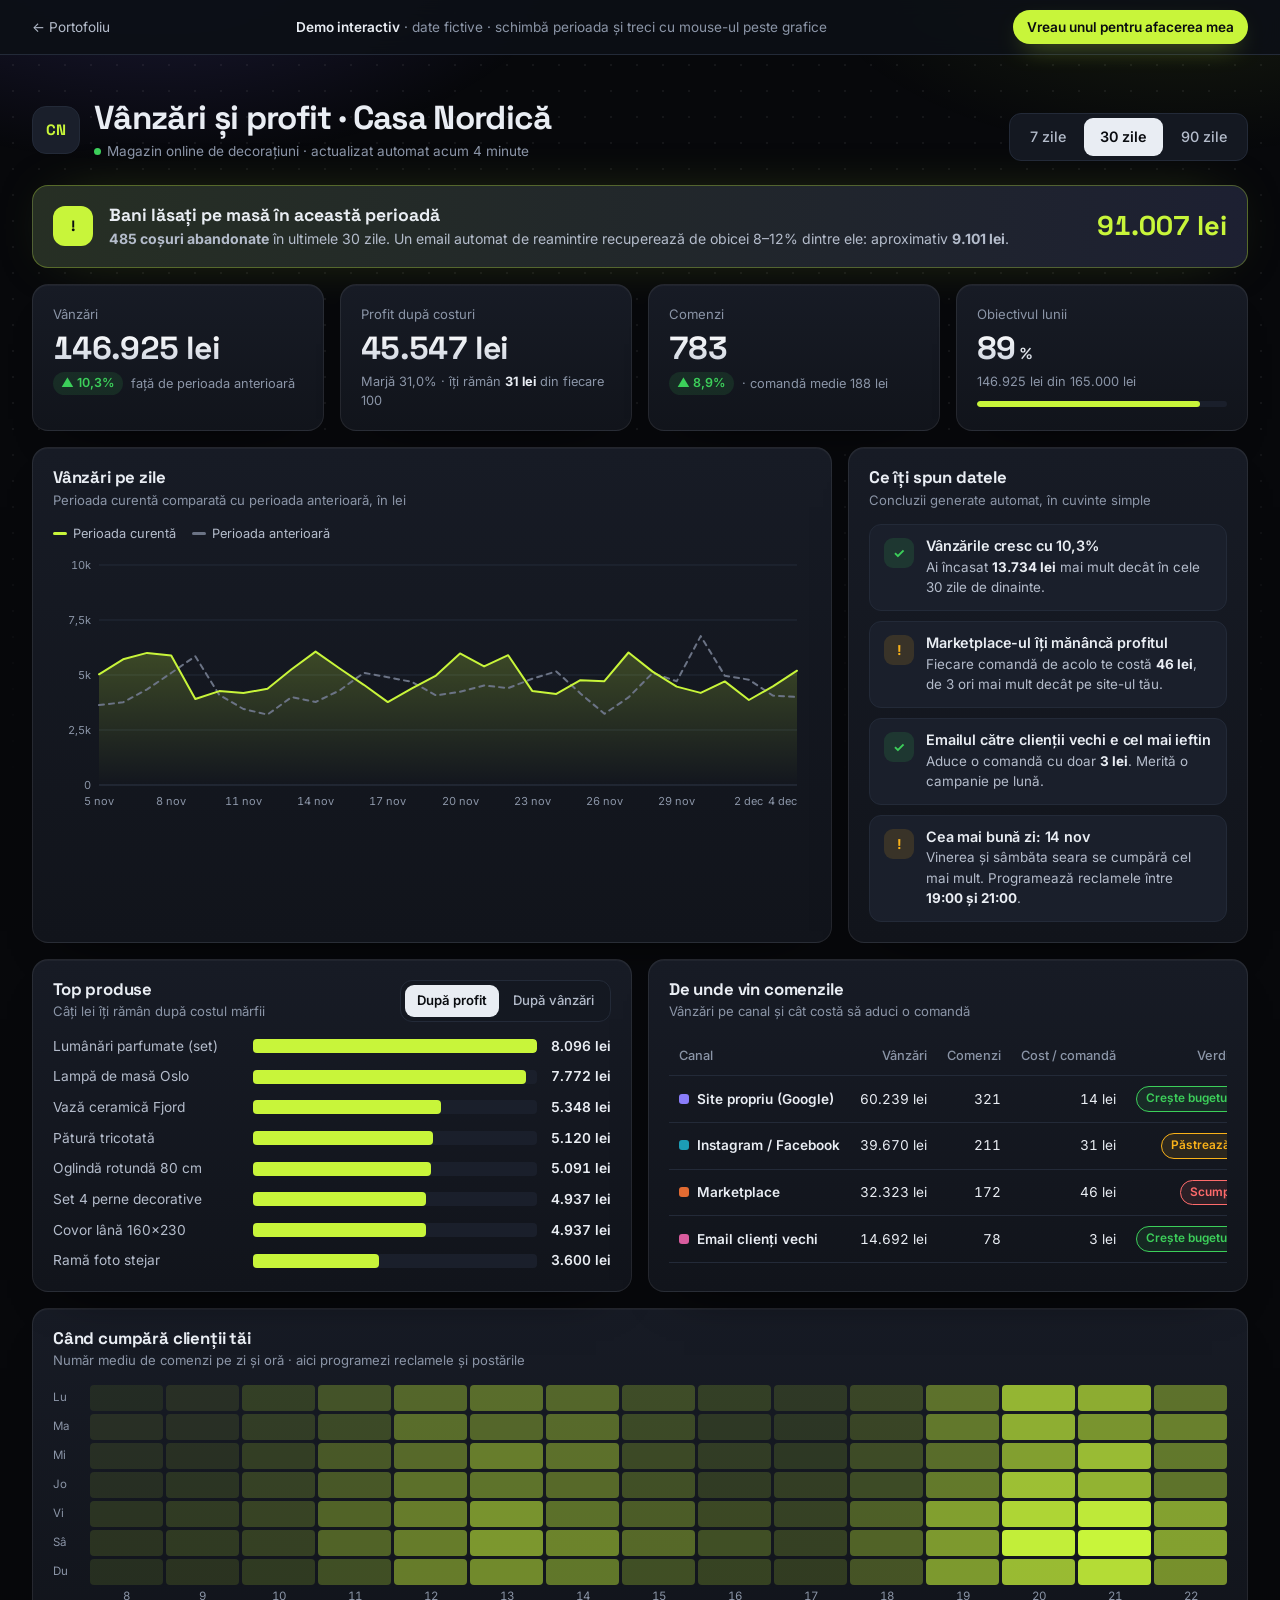
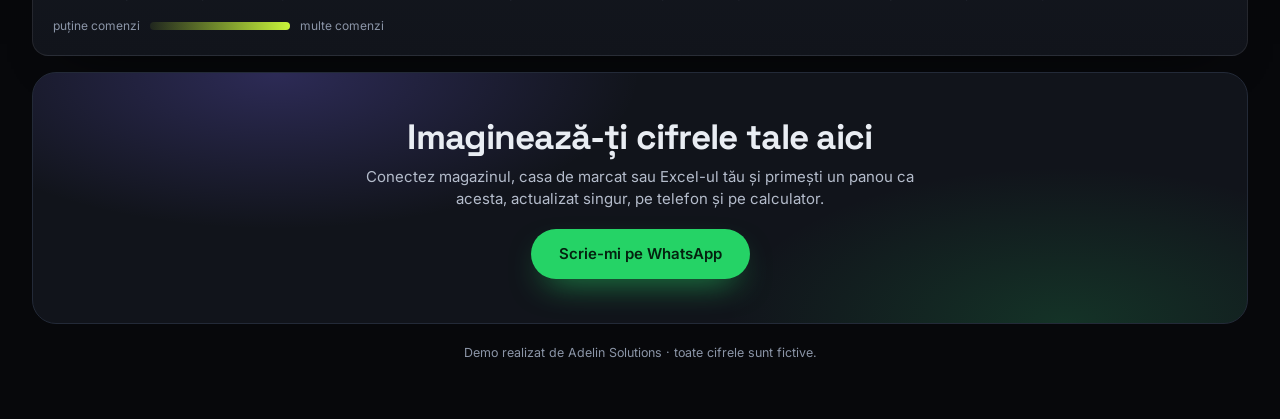
<file: dashboards/vanzari.html>
<!DOCTYPE html>
<html lang="ro">
<head>
  <meta charset="UTF-8">
  <meta name="viewport" content="width=device-width, initial-scale=1.0">
  <link rel="icon" href="../favicon.svg" type="image/svg+xml">
  <title>Vânzări și profit · Demo dashboard · Adelin Solutions</title>
  <meta name="description" content="Demo de dashboard pentru vânzări și profit: cât ai încasat, cât îți rămâne, ce produse și ce canale aduc banii și unde pierzi comenzi.">
  <link rel="preconnect" href="https://fonts.googleapis.com">
  <link rel="preconnect" href="https://fonts.gstatic.com" crossorigin>
  <link href="https://fonts.googleapis.com/css2?family=Inter:wght@400;500;600;700&family=Space+Grotesk:wght@500;600;700&display=swap" rel="stylesheet">
  <link rel="stylesheet" href="dash.css">
</head>
<body>

  <div class="demo-bar">
    <a href="../index.html#proiecte" class="demo-bar__back">← Portofoliu</a>
    <span class="demo-bar__note"><strong>Demo interactiv</strong> · date fictive · schimbă perioada și treci cu mouse-ul peste grafice</span>
    <a href="https://wa.me/40750210645?text=Salut%2C%20Adelin%21%20Am%20v%C4%83zut%20demo-ul%20cu%20dashboard-ul%20de%20v%C3%A2nz%C4%83ri%20%C8%99i%20profit%20%C8%99i%20a%C8%99%20vrea%20ceva%20asem%C4%83n%C4%83tor%20pentru%20afacerea%20mea." target="_blank" rel="noopener" class="demo-bar__cta">Vreau unul pentru afacerea mea</a>
  </div>

  <div class="wrap">
    <header class="head">
      <div class="head__biz">
        <div class="biz-logo">CN</div>
        <div>
          <h1>Vânzări și profit · Casa Nordică</h1>
          <p class="head__meta"><span class="live-dot"></span>Magazin online de decorațiuni · actualizat automat acum 4 minute</p>
        </div>
      </div>
      <div class="seg" role="group" aria-label="Perioadă" id="period">
        <button type="button" data-v="7" aria-pressed="false">7 zile</button>
        <button type="button" data-v="30" aria-pressed="true">30 zile</button>
        <button type="button" data-v="90" aria-pressed="false">90 zile</button>
      </div>
    </header>

    <div class="money">
      <span class="money__icon">!</span>
      <div class="money__text">
        <strong>Bani lăsați pe masă în această perioadă</strong>
        <span id="money-text"></span>
      </div>
      <span class="money__val num" id="money-val"></span>
    </div>

    <section class="kpis" aria-label="Indicatori principali">
      <article class="card"><p class="kpi__label">Vânzări</p><p class="kpi__value num" id="k-rev"></p><p class="kpi__foot" id="k-rev-f"></p></article>
      <article class="card"><p class="kpi__label">Profit după costuri</p><p class="kpi__value num" id="k-pro"></p><p class="kpi__foot" id="k-pro-f"></p></article>
      <article class="card"><p class="kpi__label">Comenzi</p><p class="kpi__value num" id="k-ord"></p><p class="kpi__foot" id="k-ord-f"></p></article>
      <article class="card"><p class="kpi__label">Obiectivul lunii</p><p class="kpi__value num" id="k-tgt"></p><p class="kpi__foot" id="k-tgt-f"></p><div class="meter"><span id="k-tgt-m"></span></div></article>
    </section>

    <div class="grid grid--21">
      <section class="card">
        <div class="card__head">
          <div><h2 class="card__title">Vânzări pe zile</h2><p class="card__sub">Perioada curentă comparată cu perioada anterioară, în lei</p></div>
        </div>
        <div class="legend"><span><i style="background:var(--accent)"></i>Perioada curentă</span><span><i style="background:var(--prev)"></i>Perioada anterioară</span></div>
        <div class="chart" id="c-line"></div>
      </section>
      <section class="card">
        <div class="card__head"><div><h2 class="card__title">Ce îți spun datele</h2><p class="card__sub">Concluzii generate automat, în cuvinte simple</p></div></div>
        <div class="insights" id="insights"></div>
      </section>
    </div>

    <div class="grid grid--11">
      <section class="card">
        <div class="card__head">
          <div><h2 class="card__title">Top produse</h2><p class="card__sub" id="top-sub"></p></div>
          <div class="seg seg--sm" role="group" aria-label="Ordonare" id="top-seg">
            <button type="button" data-v="profit" aria-pressed="true">După profit</button>
            <button type="button" data-v="rev" aria-pressed="false">După vânzări</button>
          </div>
        </div>
        <div id="c-top"></div>
      </section>
      <section class="card">
        <div class="card__head"><div><h2 class="card__title">De unde vin comenzile</h2><p class="card__sub">Vânzări pe canal și cât costă să aduci o comandă</p></div></div>
        <div class="tbl-wrap">
          <table class="tbl" id="t-ch">
            <thead><tr><th>Canal</th><th>Vânzări</th><th>Comenzi</th><th>Cost / comandă</th><th>Verdict</th></tr></thead>
            <tbody></tbody>
          </table>
        </div>
      </section>
    </div>

    <section class="card">
      <div class="card__head"><div><h2 class="card__title">Când cumpără clienții tăi</h2><p class="card__sub">Număr mediu de comenzi pe zi și oră · aici programezi reclamele și postările</p></div></div>
      <div id="c-heat"></div>
    </section>

    <section class="cta">
      <h2>Imaginează-ți cifrele tale aici</h2>
      <p>Conectez magazinul, casa de marcat sau Excel-ul tău și primești un panou ca acesta, actualizat singur, pe telefon și pe calculator.</p>
      <a href="https://wa.me/40750210645?text=Salut%2C%20Adelin%21%20Am%20v%C4%83zut%20demo-ul%20cu%20dashboard-ul%20de%20v%C3%A2nz%C4%83ri%20%C8%99i%20profit%20%C8%99i%20a%C8%99%20vrea%20ceva%20asem%C4%83n%C4%83tor%20pentru%20afacerea%20mea." target="_blank" rel="noopener">Scrie-mi pe WhatsApp</a>
    </section>
    <p class="foot">Demo realizat de Adelin Solutions · toate cifrele sunt fictive.</p>
  </div>

  <script src="dash.js"></script>
  <script>
  (() => {
    const { rng, sum, lei, num, pct, dec } = D;
    const DAYS = 180, r = rng(42);
    // serie zilnică: trend ușor crescător + sezonalitate săptămânală + zgomot
    const wk = [0.92, 0.88, 0.95, 1.02, 1.18, 1.3, 1.1]; // L..D
    const today = new Date();
    const rev = [], ord = [];
    for (let i = 0; i < DAYS; i++) {
      const d = new Date(today); d.setDate(today.getDate() - (DAYS - 1 - i));
      const dow = (d.getDay() + 6) % 7;
      const base = 3100 + i * 9.5;
      const v = base * wk[dow] * (0.82 + r() * 0.36);
      rev.push(v); ord.push(Math.round(v / (172 + r() * 26)));
    }
    const MARGIN = 0.31;
    const PRODUCTS = [
      ["Lampă de masă Oslo", 0.115, 0.46], ["Set 4 perne decorative", 0.14, 0.24], ["Covor lână 160×230", 0.16, 0.21],
      ["Vază ceramică Fjord", 0.07, 0.52], ["Lumânări parfumate (set)", 0.095, 0.58], ["Oglindă rotundă 80 cm", 0.105, 0.33],
      ["Pătură tricotată", 0.085, 0.41], ["Ramă foto stejar", 0.05, 0.49],
    ];
    const CHANNELS = [
      { name: "Site propriu (Google)", share: 0.41, cpo: 14, color: "var(--s1)" },
      { name: "Instagram / Facebook", share: 0.27, cpo: 31, color: "var(--s2)" },
      { name: "Marketplace", share: 0.22, cpo: 46, color: "var(--s3)" },
      { name: "Email clienți vechi", share: 0.10, cpo: 3, color: "var(--s4)" },
    ];
    const HOURS = ["8", "9", "10", "11", "12", "13", "14", "15", "16", "17", "18", "19", "20", "21", "22"];
    const DOW = ["Lu", "Ma", "Mi", "Jo", "Vi", "Sâ", "Du"];
    const hr = rng(7);
    const heatVals = DOW.map((_, d) => HOURS.map((_, h) => {
      const lunch = Math.exp(-Math.pow(h - 5, 2) / 6) * 2.2, eve = Math.exp(-Math.pow(h - 12.5, 2) / 4) * 4.4;
      return +((0.5 + lunch + eve) * wk[d] * (0.85 + hr() * 0.3)).toFixed(1);
    }));

    let P = 30, topMode = "profit";

    function render() {
      const cur = rev.slice(-P), prev = rev.slice(-2 * P, -P);
      const oc = sum(ord.slice(-P)), op = sum(ord.slice(-2 * P, -P));
      const R = sum(cur), Rp = sum(prev);
      D.set("k-rev", lei(R));
      D.set("k-rev-f", D.delta(R, Rp, { suffix: " față de perioada anterioară" }));
      D.set("k-pro", lei(R * MARGIN));
      D.set("k-pro-f", `<span>Marjă ${pct(MARGIN * 100)} · îți rămân <b style="color:var(--text)">${num(MARGIN * 100)} lei</b> din fiecare 100</span>`);
      D.set("k-ord", num(oc));
      D.set("k-ord-f", D.delta(oc, op, { suffix: ` · comandă medie ${lei(R / oc)}` }));

      // obiectivul lunii: ultimele 30 de zile față de țintă
      const month = sum(rev.slice(-30)), target = 165000;
      const p = Math.min(100, (month / target) * 100);
      D.set("k-tgt", `${num(p)}<small>%</small>`);
      D.set("k-tgt-f", `<span>${lei(month)} din ${lei(target)}</span>`);
      document.getElementById("k-tgt-m").style.width = p + "%";

      // coșuri abandonate
      const abandoned = Math.round(oc * 0.62), lost = abandoned * (R / oc);
      D.set("money-val", lei(lost));
      D.set("money-text", `<b>${num(abandoned)} coșuri abandonate</b> în ultimele ${P} zile. Un email automat de reamintire recuperează de obicei 8–12% dintre ele: aproximativ <b>${lei(lost * 0.1)}</b>.`);

      D.line("#c-line", {
        labels: D.dayLabels(P),
        series: [{ name: "Perioada curentă", color: D.css("--accent"), values: cur }, { name: "Perioada anterioară", color: D.css("--prev"), values: prev, dashed: true }],
        fmt: lei,
      });

      renderTop(R);

      // canale
      const tb = document.querySelector("#t-ch tbody");
      tb.innerHTML = CHANNELS.map((c) => {
        const v = R * c.share, o = Math.round(oc * c.share);
        const b = c.cpo <= 15 ? ["good", "Crește bugetul"] : c.cpo <= 35 ? ["warn", "Păstrează"] : ["bad", "Scump"];
        return `<tr><td><span class="sw" style="background:${c.color}"></span>${c.name}</td><td>${lei(v)}</td><td>${num(o)}</td><td>${lei(c.cpo)}</td><td><span class="badge badge--${b[0]}">${b[1]}</span></td></tr>`;
      }).join("");

      // concluzii
      const g = ((R - Rp) / Rp) * 100;
      const best = cur.indexOf(Math.max(...cur));
      D.insights("#insights", [
        { type: g >= 0 ? "good" : "bad", title: g >= 0 ? `Vânzările cresc cu ${dec(g)}%` : `Vânzările scad cu ${dec(-g)}%`, text: `Ai încasat <strong>${lei(Math.abs(R - Rp))}</strong> ${g >= 0 ? "mai mult" : "mai puțin"} decât în cele ${P} zile de dinainte.` },
        { type: "warn", title: "Marketplace-ul îți mănâncă profitul", text: `Fiecare comandă de acolo te costă <strong>46 lei</strong>, de 3 ori mai mult decât pe site-ul tău.` },
        { type: "good", title: "Emailul către clienții vechi e cel mai ieftin", text: `Aduce o comandă cu doar <strong>3 lei</strong>. Merită o campanie pe lună.` },
        { type: "warn", title: "Cea mai bună zi: " + D.dayLabels(P)[best], text: `Vinerea și sâmbăta seara se cumpără cel mai mult. Programează reclamele între <strong>19:00 și 21:00</strong>.` },
      ]);
    }

    function renderTop(R) {
      R = R || sum(rev.slice(-P));
      const items = PRODUCTS.map(([name, share, m]) => ({ label: name, rev: R * share, profit: R * share * m, m }));
      const key = topMode === "profit" ? "profit" : "rev";
      items.sort((a, b) => b[key] - a[key]);
      D.set("top-sub", topMode === "profit" ? "Câți lei îți rămân după costul mărfii" : "Încasări totale — atenție, nu înseamnă profit");
      D.hbars("#c-top", items.map((i) => ({ label: i.label, value: i[key], color: topMode === "profit" ? D.css("--accent") : D.css("--s1"), full: i })), {
        fmt: lei,
        tipFn: (it) => D.tipRows(it.label, [{ label: "Vânzări", value: lei(it.full.rev) }, { label: "Marjă", value: pct(it.full.m * 100) }, { label: "Profit", value: lei(it.full.profit) }]),
      });
    }

    D.heat("#c-heat", { rows: DOW, colLabels: HOURS, values: heatVals, fmt: (v) => dec(v), unit: "Comenzi (medie)", legend: ["puține comenzi", "multe comenzi"] });
    D.seg("#period", (v) => { P = +v; render(); });
    D.seg("#top-seg", (v) => { topMode = v; renderTop(); });
    render();
  })();
  </script>
</body>
</html>
</file>
<file: css/styles.css>
/* =========================================================
   Adelin Solutions — portofoliu
   ========================================================= */
:root {
  --bg: #07080b;
  --bg-2: #0c0e13;
  --card: #10131a;
  --card-2: #151923;
  --line: rgba(255, 255, 255, .08);
  --line-2: rgba(255, 255, 255, .14);
  --text: #eef1f5;
  --text-2: #b9c0cc;
  --muted: #8690a2;
  --accent: #c8f53a;
  --accent-ink: #0a0c10;
  --violet: #7c6cff;
  --wa: #25d366;
  --radius: 22px;
  --max: 1240px;
  --head: "Space Grotesk", system-ui, sans-serif;
  --body: "Inter", system-ui, sans-serif;
  --serif: "Instrument Serif", Georgia, serif;
  --ease: cubic-bezier(.2, .8, .2, 1);
  color-scheme: dark;
}

*, *::before, *::after { box-sizing: border-box; }
html { scroll-behavior: smooth; scroll-padding-top: 96px; }
body {
  margin: 0; background: var(--bg); color: var(--text);
  font: 400 17px/1.6 var(--body); -webkit-font-smoothing: antialiased; overflow-x: hidden;
}
/* textură fină + rețea de puncte */
body::before {
  content: ""; position: fixed; inset: 0; z-index: -2; pointer-events: none;
  background-image: radial-gradient(rgba(255,255,255,.07) 1px, transparent 1px);
  background-size: 28px 28px;
  mask-image: radial-gradient(ellipse 90% 70% at 50% 0%, #000 20%, transparent 75%);
  -webkit-mask-image: radial-gradient(ellipse 90% 70% at 50% 0%, #000 20%, transparent 75%);
}
a { color: inherit; text-decoration: none; }
h1, h2, h3 { font-family: var(--head); font-weight: 600; line-height: 1.05; margin: 0; letter-spacing: -0.03em; }
h1 em, h2 em { font-family: var(--serif); font-style: italic; font-weight: 400; letter-spacing: -0.01em; color: var(--accent); padding-right: .06em; }
p { margin: 0; } ul, ol { margin: 0; padding: 0; list-style: none; }
button { font: inherit; color: inherit; }
::selection { background: var(--accent); color: var(--accent-ink); }
:focus-visible { outline: 2px solid var(--accent); outline-offset: 3px; border-radius: 6px; }
.anchor { position: absolute; }

/* lumină care urmărește cursorul */
.glow {
  position: fixed; z-index: -1; left: 0; top: 0; width: 620px; height: 620px; border-radius: 50%; pointer-events: none;
  background: radial-gradient(circle, rgba(124,108,255,.13), transparent 65%);
  transform: translate(calc(var(--gx, 50vw) - 50%), calc(var(--gy, 30vh) - 50%)); transition: transform .5s var(--ease);
}

/* ---------- Butoane ---------- */
.btn {
  position: relative; display: inline-flex; align-items: center; justify-content: center; gap: .6rem;
  padding: .85rem 1.4rem; border-radius: 999px; border: 1px solid transparent;
  font-weight: 600; font-size: .95rem; cursor: pointer; white-space: nowrap;
  transition: transform .25s var(--ease), background .25s, border-color .25s, box-shadow .25s, color .25s;
}
.btn:hover { transform: translateY(-2px); }
.btn svg { width: 1.25em; height: 1.25em; fill: currentColor; flex: none; }
.btn--primary { background: var(--accent); color: var(--accent-ink); box-shadow: 0 0 0 0 rgba(200,245,58,.4), 0 14px 40px -14px rgba(200,245,58,.6); }
.btn--primary:hover { background: #d8ff55; box-shadow: 0 0 0 6px rgba(200,245,58,.12), 0 18px 46px -14px rgba(200,245,58,.75); }
.btn--ghost { border-color: var(--line-2); background: rgba(255,255,255,.03); backdrop-filter: blur(8px); }
.btn--ghost:hover { border-color: var(--text); }
.btn--wa { background: var(--wa); color: #04210f; box-shadow: 0 14px 40px -16px rgba(37,211,102,.8); }
.btn--wa:hover { background: #3be07a; box-shadow: 0 0 0 6px rgba(37,211,102,.14), 0 18px 46px -14px rgba(37,211,102,.9); }
.btn--sm { padding: .6rem 1.05rem; font-size: .88rem; }
.btn--lg { padding: 1.05rem 1.7rem; font-size: 1rem; }
.btn--xl { padding: 1.25rem 2.2rem; font-size: 1.12rem; }

/* ---------- Navigație ---------- */
.nav {
  position: fixed; z-index: 80; top: 16px; left: 50%; transform: translateX(-50%);
  width: min(var(--max), calc(100% - 28px));
  display: flex; align-items: center; justify-content: space-between; gap: 16px;
  padding: 9px 9px 9px 18px; border-radius: 999px;
  border: 1px solid var(--line); background: rgba(10,12,16,.55); backdrop-filter: blur(18px) saturate(1.4);
  transition: background .3s, border-color .3s, box-shadow .3s;
}
.nav.is-stuck { background: rgba(10,12,16,.86); border-color: var(--line-2); box-shadow: 0 18px 50px -24px #000; }
.nav__brand { display: inline-flex; align-items: center; gap: .65rem; font-family: var(--head); font-weight: 600; letter-spacing: -0.01em; }
.nav__brand b { font-weight: 500; color: var(--muted); }
.mark { width: 32px; height: 32px; border-radius: 10px; display: grid; place-items: center; background: var(--accent); color: var(--accent-ink); font-weight: 700; }
.nav__links { display: flex; gap: 4px; }
.nav__links a { padding: .5rem .95rem; border-radius: 999px; font-size: .92rem; font-weight: 500; color: var(--text-2); transition: color .2s, background .2s; }
.nav__links a:hover, .nav__links a.is-active { color: var(--text); background: rgba(255,255,255,.07); }

/* ---------- Hero ---------- */
.hero { position: relative; padding: 168px 20px 0; text-align: center; overflow-x: clip; }
.aurora { position: absolute; inset: 0 0 auto; height: 900px; z-index: -1; overflow: hidden; pointer-events: none; }
.aurora i { position: absolute; border-radius: 50%; filter: blur(90px); opacity: .55; animation: drift 18s ease-in-out infinite alternate; }
.aurora i:nth-child(1) { width: 620px; height: 420px; left: 8%; top: -120px; background: rgba(124,108,255,.55); }
.aurora i:nth-child(2) { width: 520px; height: 380px; right: 6%; top: -60px; background: rgba(200,245,58,.26); animation-delay: -6s; }
.aurora i:nth-child(3) { width: 760px; height: 360px; left: 30%; top: 300px; background: rgba(46,160,220,.2); animation-delay: -11s; }
@keyframes drift { to { transform: translate(60px, 40px) scale(1.15); } }

.hero__copy { max-width: 980px; margin: 0 auto; }
.chip {
  display: inline-flex; align-items: center; gap: .6rem; padding: .45rem 1rem .45rem .8rem; border-radius: 999px;
  border: 1px solid var(--line-2); background: rgba(255,255,255,.04); backdrop-filter: blur(8px);
  font-size: .86rem; color: var(--text-2); margin-bottom: 1.8rem; animation: up .8s .05s var(--ease) both;
}
.chip__dot { width: 8px; height: 8px; border-radius: 50%; background: var(--accent); box-shadow: 0 0 0 0 rgba(200,245,58,.7); animation: pulse 2s infinite; }
@keyframes pulse { 70% { box-shadow: 0 0 0 9px rgba(200,245,58,0); } 100% { box-shadow: 0 0 0 0 rgba(200,245,58,0); } }
.hero__title { font-size: clamp(2.5rem, 7.4vw, 6.2rem); line-height: 1; }
.hero__title .line { display: block; overflow: hidden; padding-bottom: .12em; margin-bottom: -.12em; }
.hero__title .line > span { display: inline-block; transform: translateY(110%); animation: rise 1s var(--ease) forwards; }
.hero__title .line:nth-child(2) > span { animation-delay: .1s; }
.hero__title .line:nth-child(3) > span { animation-delay: .2s; color: var(--muted); }
@keyframes rise { to { transform: none; } }
@keyframes up { from { opacity: 0; transform: translateY(18px); } }
.hero__lead { max-width: 660px; margin: 1.8rem auto 2.2rem; font-size: clamp(1.02rem, 1.5vw, 1.2rem); color: var(--text-2); animation: up .9s .35s var(--ease) both; }
.hero__actions { display: flex; gap: .8rem; justify-content: center; flex-wrap: wrap; animation: up .9s .45s var(--ease) both; }

/* Scena: ferestre cu demo-uri reale */
.stage { perspective: 2000px; margin: 76px auto 0; max-width: 1120px; animation: up 1.2s .55s var(--ease) both; }
.stage__tilt { position: relative; transform: rotateX(var(--rx, 22deg)) rotateY(var(--ry, 0deg)); transform-origin: 50% 0; transform-style: preserve-3d; transition: transform .25s linear; }
.win { border-radius: 16px; overflow: hidden; background: #0b0d12; border: 1px solid var(--line-2); box-shadow: 0 50px 120px -40px #000, 0 0 0 1px rgba(255,255,255,.03) inset; }
.win__bar { display: flex; align-items: center; gap: 6px; padding: 10px 14px; background: #12151c; border-bottom: 1px solid var(--line); }
.win__bar i { width: 9px; height: 9px; border-radius: 50%; background: #2b303b; }
.win__bar i:nth-child(1) { background: #ff5f57; } .win__bar i:nth-child(2) { background: #febc2e; } .win__bar i:nth-child(3) { background: #28c840; }
.win__bar span { margin-left: 10px; font: 500 .72rem ui-monospace, Consolas, monospace; color: var(--muted); white-space: nowrap; overflow: hidden; text-overflow: ellipsis; }
.pv { position: relative; overflow: hidden; aspect-ratio: 16 / 10; background: linear-gradient(110deg, #0e1117 30%, #171b24 50%, #0e1117 70%); background-size: 220% 100%; animation: shimmer 1.6s linear infinite; }
.pv.is-ready { animation: none; background: #0b0d12; }
@keyframes shimmer { to { background-position: -220% 0; } }
.pv iframe { position: absolute; left: 0; top: 0; width: 1280px; border: 0; transform-origin: 0 0; pointer-events: none; opacity: 0; transition: opacity .6s; }
.pv.is-ready iframe { opacity: 1; }
.win--main { position: relative; z-index: 2; box-shadow: 0 60px 140px -40px #000, 0 0 90px -20px rgba(200,245,58,.22); }
.win--left, .win--right { position: absolute; top: 14%; width: 50%; z-index: 1; opacity: .9; }
.win--left { left: -15%; transform: translateZ(-120px) rotateY(14deg); }
.win--right { right: -15%; transform: translateZ(-120px) rotateY(-14deg); }
.stage::after { content: ""; position: absolute; left: -20%; right: -20%; bottom: -2px; height: 46%; background: linear-gradient(180deg, transparent, var(--bg) 88%); pointer-events: none; z-index: 3; }
.stage { position: relative; }
.float { position: absolute; z-index: 4; display: flex; align-items: center; gap: .7rem; text-align: left; padding: .8rem 1.1rem; border-radius: 16px; border: 1px solid var(--line-2); background: rgba(16,19,26,.82); backdrop-filter: blur(14px); box-shadow: 0 24px 50px -20px #000; animation: bob 6s ease-in-out infinite; }
.float b { display: block; font-family: var(--head); font-size: 1.05rem; }
.float span { font-size: .78rem; color: var(--muted); }
.float--a { left: -7%; top: 34%; flex-direction: column; align-items: flex-start; gap: 0; }
.float--a b { font-size: 1.7rem; color: var(--accent); }
.float--b { right: -3%; top: 42%; animation-delay: -3s; }
.float__ic { width: 36px; height: 36px; border-radius: 11px; display: grid; place-items: center; background: var(--accent); font-size: 1rem; }
@keyframes bob { 50% { transform: translateY(-12px); } }

.stats { position: relative; z-index: 5; max-width: var(--max); margin: -40px auto 0; display: grid; grid-template-columns: repeat(4, 1fr); border: 1px solid var(--line); border-radius: var(--radius); background: rgba(12,14,19,.8); backdrop-filter: blur(16px); text-align: left; }
.stats li { padding: 1.6rem 1.8rem; }
.stats li + li { border-left: 1px solid var(--line); }
.stats strong { display: block; font-family: var(--head); font-size: clamp(2rem, 3.6vw, 3rem); line-height: 1; letter-spacing: -0.04em; }
.stats span { display: block; margin-top: .5rem; font-size: .88rem; color: var(--muted); line-height: 1.4; max-width: 190px; }

/* ---------- Bandă ---------- */
.marquee { margin-top: 90px; padding: 22px 0; border-block: 1px solid var(--line); overflow: hidden; white-space: nowrap; mask-image: linear-gradient(90deg, transparent, #000 12%, #000 88%, transparent); -webkit-mask-image: linear-gradient(90deg, transparent, #000 12%, #000 88%, transparent); }
.marquee__track { display: inline-block; animation: slide 40s linear infinite; }
.marquee span { font-family: var(--head); font-size: 1.25rem; font-weight: 500; color: var(--text-2); margin: 0 1.6rem; }
.marquee i { font-style: normal; color: var(--accent); }
@keyframes slide { to { transform: translateX(-50%); } }

/* ---------- Secțiuni ---------- */
.section { max-width: var(--max); margin: 0 auto; padding: 130px 20px 0; position: relative; }
.section__head { max-width: 760px; margin-bottom: 3.2rem; }
.section__head--row { max-width: none; display: flex; align-items: flex-end; justify-content: space-between; gap: 2rem; flex-wrap: wrap; }
.section__head--row > div:first-child { max-width: 680px; }
.section__title { font-size: clamp(2.1rem, 5vw, 4rem); }
.section__sub { color: var(--text-2); margin-top: 1.2rem; font-size: 1.05rem; }
.eyebrow { font-family: var(--head); font-size: .78rem; font-weight: 600; text-transform: uppercase; letter-spacing: .2em; color: var(--accent); margin-bottom: 1.2rem; }

.manifest { text-align: center; }
.manifest__text { font-family: var(--head); font-weight: 500; font-size: clamp(1.6rem, 3.9vw, 3.1rem); line-height: 1.18; letter-spacing: -0.03em; max-width: 1060px; margin: 0 auto; }
.manifest__text span { opacity: .16; transition: opacity .45s; }
.manifest__text span.on { opacity: 1; }
.manifest__text span.hl { color: var(--accent); }

/* ---------- Servicii (bento) ---------- */
.bento { display: grid; grid-template-columns: repeat(2, minmax(0, 1fr)); gap: 18px; }
.tile {
  position: relative; overflow: hidden; padding: 2.2rem; border-radius: var(--radius);
  border: 1px solid var(--line); background: linear-gradient(180deg, var(--card-2), var(--card));
  transition: border-color .35s, transform .35s var(--ease);
}
.tile::before { content: ""; position: absolute; inset: 0; background: radial-gradient(520px circle at var(--mx, 50%) var(--my, 0%), rgba(200,245,58,.12), transparent 42%); opacity: 0; transition: opacity .35s; pointer-events: none; }
.tile:hover { border-color: rgba(200,245,58,.4); transform: translateY(-4px); }
.tile:hover::before { opacity: 1; }
.tile > * { position: relative; }
.tile--wide { grid-column: 1 / -1; display: grid; grid-template-columns: minmax(0, 1fr) minmax(0, 1.05fr); gap: 2.4rem; align-items: center; }
.tile__n { font-family: var(--head); font-size: .8rem; font-weight: 600; letter-spacing: .14em; color: var(--muted); }
.tile h3 { font-size: clamp(1.6rem, 2.6vw, 2.2rem); margin: .8rem 0 .9rem; }
.tile p { color: var(--text-2); }
.ticks { margin: 1.3rem 0 1.6rem; display: grid; gap: .5rem; font-size: .96rem; }
.ticks li { padding-left: 1.7rem; position: relative; }
.ticks li::before { content: "✓"; position: absolute; left: 0; color: var(--accent); font-weight: 700; }
.link { display: inline-block; font-weight: 600; color: var(--accent); border-bottom: 1px solid rgba(200,245,58,.35); padding-bottom: 2px; transition: border-color .2s; }
.link:hover { border-color: var(--accent); }

.art { border-radius: 16px; border: 1px solid var(--line); background: var(--bg-2); }
.art--chart { padding: 1.4rem; }
.art__kpis { display: flex; align-items: baseline; gap: .8rem; margin-bottom: .6rem; }
.art__kpis b { font-family: var(--head); font-size: 2rem; letter-spacing: -0.03em; }
.art__kpis small { font-size: 1rem; color: var(--muted); font-weight: 500; }
.art__kpis span { font-size: .82rem; font-weight: 600; color: #3ccf5a; background: rgba(60,207,90,.12); padding: 2px 9px; border-radius: 999px; }
.art--chart svg { display: block; width: 100%; height: 130px; }
.art__line { stroke-dasharray: 640; stroke-dashoffset: 640; }
.is-visible .art__line { animation: draw 2.2s .3s var(--ease) forwards; }
@keyframes draw { to { stroke-dashoffset: 0; } }
.art__bars { display: flex; align-items: flex-end; gap: 8px; height: 64px; margin-top: 12px; }
.art__bars i { flex: 1; height: var(--h); border-radius: 5px 5px 2px 2px; background: linear-gradient(180deg, var(--violet), rgba(124,108,255,.25)); transform: scaleY(0); transform-origin: bottom; }
.is-visible .art__bars i { animation: grow .9s var(--ease) forwards; }
.art__bars i:nth-child(2) { animation-delay: .08s !important; } .art__bars i:nth-child(3) { animation-delay: .16s !important; } .art__bars i:nth-child(4) { animation-delay: .24s !important; }
.art__bars i:nth-child(5) { animation-delay: .32s !important; } .art__bars i:nth-child(6) { animation-delay: .4s !important; background: linear-gradient(180deg, var(--accent), rgba(200,245,58,.25)); } .art__bars i:nth-child(7) { animation-delay: .48s !important; }
@keyframes grow { to { transform: scaleY(1); } }
.art--site { height: 150px; margin: 1.2rem 0 1.6rem; padding: 2.2rem 1.4rem 1.2rem; display: flex; flex-direction: column; gap: .6rem; position: relative; }
.art--site span { position: absolute; top: .8rem; left: 1rem; width: 44px; height: 6px; border-radius: 3px; background: var(--line-2); box-shadow: 54px 0 0 var(--line), 108px 0 0 var(--line); }
.art--site b { height: 14px; width: 78%; border-radius: 5px; background: linear-gradient(90deg, var(--violet), rgba(124,108,255,.35)); }
.art--site b.s { width: 52%; opacity: .5; }
.art--site em { margin-top: auto; align-self: flex-start; font-style: normal; font-size: .78rem; font-weight: 600; padding: .45rem 1rem; border-radius: 999px; background: var(--accent); color: var(--accent-ink); transition: transform .3s var(--ease); }
.tile:hover .art--site em { transform: scale(1.08); }
.art--flow { height: 150px; margin: 1.2rem 0 1.6rem; display: flex; align-items: center; justify-content: center; gap: .5rem; }
.art--flow span { font-size: .8rem; font-weight: 600; padding: .6rem .9rem; border-radius: 12px; background: var(--card-2); border: 1px solid var(--line-2); }
.art--flow span.ai { background: var(--violet); border-color: var(--violet); box-shadow: 0 0 30px rgba(124,108,255,.6); }
.art--flow i { width: 38px; height: 2px; background: repeating-linear-gradient(90deg, var(--accent) 0 6px, transparent 6px 11px); background-size: 22px 2px; animation: dash 1s linear infinite; }
@keyframes dash { to { background-position: 22px 0; } }

/* ---------- Demo-uri ---------- */
.tabs { position: relative; display: inline-flex; padding: 5px; border-radius: 999px; border: 1px solid var(--line); background: var(--card); max-width: 100%; overflow-x: auto; scrollbar-width: none; }
.tabs::-webkit-scrollbar { display: none; }
.tabs button { position: relative; z-index: 1; border: 0; background: none; padding: .65rem 1.15rem; border-radius: 999px; cursor: pointer; font-weight: 500; font-size: .92rem; color: var(--text-2); white-space: nowrap; transition: color .25s; }
.tabs button[aria-selected="true"] { color: var(--accent-ink); font-weight: 600; }
.tabs sup { font-size: .68em; opacity: .7; }
.tabs__pill { position: absolute; top: 5px; bottom: 5px; left: 0; width: var(--w, 0); transform: translateX(var(--x, 5px)); border-radius: 999px; background: var(--accent); transition: transform .4s var(--ease), width .4s var(--ease); }

.demos { display: grid; grid-template-columns: repeat(3, minmax(0, 1fr)); gap: 22px; }
.demo { position: relative; display: flex; flex-direction: column; border-radius: var(--radius); padding: 10px 10px 0; border: 1px solid var(--line); background: linear-gradient(180deg, var(--card-2), var(--card)); transition: transform .4s var(--ease), border-color .3s, box-shadow .4s; }
.demo.is-hidden { display: none; }
.demo:hover { transform: translateY(-8px); border-color: rgba(200,245,58,.5); box-shadow: 0 40px 80px -40px #000, 0 0 70px -30px rgba(200,245,58,.35); }
.demo .win { border-radius: 14px; box-shadow: none; }
.demo .win__bar { padding: 8px 12px; }
.demo__body { padding: 1.4rem 1rem 1.6rem; display: flex; flex-direction: column; flex: 1; }
.tag { font-size: .7rem; font-weight: 600; letter-spacing: .12em; text-transform: uppercase; color: var(--violet); filter: brightness(1.35); }
.demo h3 { font-size: 1.35rem; margin: .5rem 0 .55rem; letter-spacing: -0.02em; }
.demo h3 a::after { content: ""; position: absolute; inset: 0; z-index: 2; border-radius: var(--radius); }
.demo p { color: var(--text-2); font-size: .95rem; flex: 1; }
.go { margin-top: 1.1rem; font-weight: 600; font-size: .92rem; color: var(--accent); }
.go i { display: inline-block; font-style: normal; transition: transform .3s var(--ease); }
.demo:hover .go i { transform: translateX(6px); }

/* ---------- Proces ---------- */
.steps { display: grid; grid-template-columns: repeat(4, minmax(0, 1fr)); gap: 18px; counter-reset: s; }
.steps li { position: relative; padding: 2rem 1.6rem; border-radius: var(--radius); border: 1px solid var(--line); background: var(--card); transition: border-color .3s, transform .35s var(--ease); }
.steps li:hover { border-color: rgba(200,245,58,.4); transform: translateY(-4px); }
.steps span { display: block; font-family: var(--head); font-size: 3.4rem; font-weight: 700; line-height: 1; color: transparent; -webkit-text-stroke: 1px var(--line-2); margin-bottom: 1.4rem; transition: -webkit-text-stroke-color .3s, color .3s; }
.steps li:hover span { color: var(--accent); -webkit-text-stroke-color: var(--accent); }
.steps h3 { font-size: 1.35rem; margin-bottom: .6rem; }
.steps p { color: var(--text-2); font-size: .95rem; }

/* ---------- Contact ---------- */
.cta { position: relative; overflow: hidden; text-align: center; padding: clamp(2.6rem, 7vw, 6rem) clamp(1.2rem, 5vw, 4rem); border-radius: 36px; border: 1px solid var(--line-2); background: var(--card); }
.cta__aurora { position: absolute; inset: 0; pointer-events: none; background: radial-gradient(600px 320px at 15% 0%, rgba(124,108,255,.34), transparent 65%), radial-gradient(560px 320px at 88% 100%, rgba(37,211,102,.22), transparent 65%), radial-gradient(500px 260px at 60% 0%, rgba(200,245,58,.12), transparent 65%); }
.cta > *:not(.cta__aurora) { position: relative; }
.cta__title { font-size: clamp(2.2rem, 6vw, 4.8rem); max-width: 900px; margin: 0 auto; }
.cta__lead { color: var(--text-2); max-width: 560px; margin: 1.4rem auto 2rem; font-size: 1.08rem; }
.choices { display: flex; gap: .6rem; justify-content: center; flex-wrap: wrap; margin-bottom: 2.2rem; }
.choices button { padding: .75rem 1.3rem; border-radius: 999px; border: 1px solid var(--line-2); background: rgba(255,255,255,.03); cursor: pointer; font-weight: 500; transition: all .25s; min-height: 46px; }
.choices button:hover { border-color: var(--text); }
.choices button[aria-pressed="true"] { background: var(--text); color: var(--bg); border-color: var(--text); font-weight: 600; }
.cta__actions { display: flex; align-items: center; justify-content: center; gap: 1.6rem 2.4rem; flex-wrap: wrap; }
.cta__phone { text-align: left; }
.cta__phone span { display: block; font-size: .78rem; text-transform: uppercase; letter-spacing: .14em; color: var(--muted); }
.cta__phone a { font-family: var(--head); font-size: 1.7rem; font-weight: 600; letter-spacing: -0.02em; }
.cta__phone a:hover { color: var(--wa); }
.cta__note { margin-top: 2rem; font-size: .9rem; color: var(--muted); }

/* ---------- Footer + buton plutitor ---------- */
.footer { max-width: var(--max); margin: 90px auto 0; padding: 30px 20px 40px; border-top: 1px solid var(--line); display: flex; align-items: center; justify-content: space-between; gap: 14px 30px; flex-wrap: wrap; font-size: .88rem; color: var(--muted); }
.footer a:not(.nav__brand):hover { color: var(--wa); }
.footer .nav__brand { color: var(--text); }
.fab { position: fixed; right: 22px; bottom: 22px; z-index: 70; width: 60px; height: 60px; border-radius: 50%; display: grid; place-items: center; background: var(--wa); color: #04210f; box-shadow: 0 16px 40px -12px rgba(37,211,102,.8); opacity: 0; transform: translateY(20px) scale(.9); pointer-events: none; transition: opacity .35s, transform .35s var(--ease); }
.fab.is-on { opacity: 1; transform: none; pointer-events: auto; }
.fab::before { content: ""; position: absolute; inset: 0; border-radius: 50%; border: 2px solid var(--wa); animation: ring 2.4s ease-out infinite; }
@keyframes ring { to { transform: scale(1.7); opacity: 0; } }
.fab svg { width: 30px; height: 30px; fill: currentColor; }
.fab:hover { transform: scale(1.08); }

/* ---------- Apariție la scroll ---------- */
.reveal { opacity: 0; transform: translateY(34px); transition: opacity .9s var(--ease), transform .9s var(--ease); }
.reveal.is-visible { opacity: 1; transform: none; }
.tile.reveal.is-visible:hover, .steps li.reveal.is-visible:hover { transform: translateY(-4px); }
.demo.reveal.is-visible:hover { transform: translateY(-8px); }

/* ---------- Responsive ---------- */
@media (max-width: 1100px) {
  .demos { grid-template-columns: repeat(2, minmax(0, 1fr)); }
  .steps { grid-template-columns: repeat(2, minmax(0, 1fr)); }
  .win--left { left: -8%; } .win--right { right: -8%; }
  .float--a { left: 0; } .float--b { right: 0; }
}
@media (max-width: 860px) {
  body { font-size: 16px; }
  .nav__links { display: none; }
  .hero { padding-top: 124px; }
  .stage { margin-top: 54px; }
  .win--left, .win--right, .float { display: none; }
  .stats { grid-template-columns: repeat(2, 1fr); margin-top: -20px; }
  .stats li { padding: 1.2rem; }
  .stats li:nth-child(3) { border-left: 0; }
  .stats li:nth-child(n+3) { border-top: 1px solid var(--line); }
  .marquee { margin-top: 60px; } .marquee span { font-size: 1.05rem; }
  .section { padding-top: 90px; }
  .bento { grid-template-columns: minmax(0, 1fr); }
  .tile { padding: 1.6rem; }
  .tile--wide { grid-template-columns: minmax(0, 1fr); gap: 1.6rem; }
  .demos, .steps { grid-template-columns: minmax(0, 1fr); }
  .cta { border-radius: 26px; }
  .cta__phone { text-align: center; }
  .btn--xl { width: 100%; padding: 1.1rem 1.4rem; font-size: 1.02rem; }
  .footer { flex-direction: column; text-align: center; padding-bottom: 96px; }
  .glow { display: none; }
}
@media (max-width: 420px) {
  .nav__brand b { display: none; }
  .hero__actions .btn { width: 100%; }
}
@media (prefers-reduced-motion: reduce) {
  html { scroll-behavior: auto; }
  *, *::before, *::after { animation: none !important; transition: none !important; }
  .hero__title .line > span { transform: none; }
  .reveal { opacity: 1; transform: none; }
  .manifest__text span { opacity: 1; }
  .art__line { stroke-dashoffset: 0; } .art__bars i { transform: none; }
  .stage__tilt { transform: none; }
}
</file>
<file: demos/demo.css>
/* Componente comune pentru site-urile demo · Adelin Solutions */
.demo-bar {
  background: #0a0c10; color: #b4bccb; font: 500 13px/1.4 system-ui, sans-serif;
  padding: 9px 16px; display: flex; gap: 8px 18px; justify-content: center; align-items: center; flex-wrap: wrap; text-align: center;
}
.demo-bar a { color: #c8f53a; font-weight: 600; white-space: nowrap; }
.demo-bar a:hover { text-decoration: underline; }
.demo-bar a[data-own] { background: #c8f53a; color: #0a0c10; padding: 4px 12px; border-radius: 999px; }
.demo-bar a[data-own]:hover { text-decoration: none; background: #d8ff55; }

[data-reveal] { opacity: 0; transform: translateY(22px); transition: opacity .7s ease, transform .7s cubic-bezier(.2,.8,.2,1); }
[data-reveal].is-in { opacity: 1; transform: none; }

/* Fereastra de confirmare a programării (mesaj WhatsApp) */
.wa-modal { position: fixed; inset: 0; z-index: 200; display: none; place-items: center; padding: 16px; background: rgba(10,12,16,.6); backdrop-filter: blur(4px); }
.wa-modal.is-open { display: grid; }
.wa-box { width: min(440px, 100%); background: #fff; color: #1c1f26; border-radius: 20px; overflow: hidden; box-shadow: 0 30px 80px rgba(0,0,0,.4); font: 400 15px/1.5 system-ui, sans-serif; animation: wa-in .3s cubic-bezier(.2,.8,.2,1); }
@keyframes wa-in { from { opacity: 0; transform: translateY(16px) scale(.97); } }
.wa-head { background: #075e54; color: #fff; padding: 14px 18px; display: flex; align-items: center; gap: 12px; }
.wa-head i { width: 38px; height: 38px; border-radius: 50%; background: #25d366; display: grid; place-items: center; font-style: normal; font-weight: 700; flex: none; }
.wa-head b { display: block; font-size: 15px; }
.wa-head small { opacity: .8; font-size: 12px; }
.wa-chat { background: #ece5dd; padding: 18px; max-height: 46vh; overflow: auto; }
.wa-bubble { background: #dcf8c6; border-radius: 12px 0 12px 12px; padding: 10px 12px 6px; margin-left: 36px; white-space: pre-wrap; font-size: 14px; box-shadow: 0 1px 1px rgba(0,0,0,.12); }
.wa-bubble time { display: block; text-align: right; font-size: 11px; color: #667; margin-top: 2px; }
.wa-foot { padding: 16px 18px 18px; }
.wa-foot p { margin: 0 0 12px; font-size: 13px; color: #556; }
.wa-foot p b { color: #1c1f26; }
.wa-actions { display: flex; gap: 10px; flex-wrap: wrap; }
.wa-actions a, .wa-actions button { flex: 1; min-width: 130px; text-align: center; padding: 12px 14px; border-radius: 999px; font: 600 14px system-ui, sans-serif; cursor: pointer; border: 1px solid #d5d9e0; background: #fff; color: #1c1f26; text-decoration: none; }
.wa-actions a { background: #25d366; border-color: #25d366; color: #fff; }
.wa-actions a:hover { background: #1da851; }

.field-error { outline: 2px solid #e5484d !important; outline-offset: 1px; }
@media (prefers-reduced-motion: reduce) { [data-reveal] { opacity: 1; transform: none; transition: none; } .wa-box { animation: none; } }
</file>
<file: automatizari/auto.css>
/* Demo-uri de automatizări cu AI · Adelin Solutions */
:root {
  --page: #0a0c10; --surface: #141821; --surface-2: #1a1f2b; --line: #232a38; --axis: #2f3747;
  --text: #e9edf3; --text-2: #b4bccb; --muted: #8b95a7;
  --accent: #c8f53a; --accent-ink: #0a0c10; --ai: #8a7dfa; --app: #2fb5cf; --logic: #f08a4b;
  --good: #3ccf5a; --warn: #fab219; --bad: #ff6b6b; --wa: #25d366;
  --radius: 16px;
  --font-head: "Space Grotesk", system-ui, sans-serif; --font-body: "Inter", system-ui, sans-serif;
  color-scheme: dark;
}
*, *::before, *::after { box-sizing: border-box; }
body { margin: 0; background: var(--page); color: var(--text); font: 400 15px/1.55 var(--font-body); -webkit-font-smoothing: antialiased; }
a { color: inherit; text-decoration: none; }
h1, h2, h3 { font-family: var(--font-head); margin: 0; line-height: 1.15; letter-spacing: -0.01em; }
p { margin: 0; } ul, ol { margin: 0; padding: 0; list-style: none; }
button, input, select, textarea { font: inherit; color: inherit; }
[hidden] { display: none !important; }
.wrap { max-width: 1320px; margin: 0 auto; padding: 24px 28px 56px; }

.demo-bar { position: sticky; top: 0; z-index: 40; display: flex; align-items: center; justify-content: space-between; gap: 12px; padding: 10px 28px; background: rgba(13,16,22,.92); backdrop-filter: blur(10px); border-bottom: 1px solid var(--line); font-size: .85rem; }
.demo-bar__back { color: var(--text-2); white-space: nowrap; } .demo-bar__back:hover { color: var(--accent); }
.demo-bar__note { color: var(--muted); text-align: center; } .demo-bar__note strong { color: var(--text); }
.demo-bar__cta { background: var(--accent); color: var(--accent-ink); font-weight: 600; padding: 7px 14px; border-radius: 999px; white-space: nowrap; }

/* Antet */
.a-head { display: grid; grid-template-columns: minmax(0, 1.4fr) minmax(0, 1fr); gap: 24px; align-items: end; margin: 22px 0 22px; }
.eyebrow { font-family: var(--font-head); font-size: .78rem; text-transform: uppercase; letter-spacing: .15em; color: var(--accent); margin-bottom: 10px; display: block; }
.a-head h1 { font-size: clamp(1.7rem, 3.4vw, 2.5rem); }
.a-head p { color: var(--text-2); margin-top: 10px; max-width: 640px; font-size: 1rem; }
.versus { display: grid; grid-template-columns: 1fr auto 1fr; gap: 10px; align-items: stretch; }
.versus div { border: 1px solid var(--line); border-radius: 14px; padding: 12px 14px; background: var(--surface); }
.versus span { display: block; font-size: .76rem; color: var(--muted); }
.versus strong { font-family: var(--font-head); font-size: 1.35rem; white-space: nowrap; }
.versus .now { border-color: rgba(200,245,58,.4); } .versus .now strong { color: var(--accent); }
.versus i { align-self: center; color: var(--muted); font-style: normal; }

/* Laborator */
.lab { display: grid; grid-template-columns: 380px minmax(0, 1fr); gap: 16px; align-items: start; }
.card { background: var(--surface); border: 1px solid var(--line); border-radius: var(--radius); min-width: 0; }
.card__bar { display: flex; align-items: center; justify-content: space-between; gap: 12px; flex-wrap: wrap; padding: 14px 18px; border-bottom: 1px solid var(--line); }
.card__bar h2 { font-size: 1rem; }
.card__bar small { color: var(--muted); font-size: .78rem; display: block; font-family: var(--font-body); font-weight: 400; margin-top: 2px; }
.pad { padding: 18px; }
.btn-run { display: inline-flex; align-items: center; gap: 8px; background: var(--accent); color: var(--accent-ink); font-weight: 700; border: 0; padding: 11px 20px; border-radius: 999px; cursor: pointer; min-height: 44px; }
.btn-run:hover { background: #d6ff52; }
.btn-run:disabled { opacity: .55; cursor: progress; }
.btn-ghost { border: 1px solid var(--line); background: transparent; padding: 9px 14px; border-radius: 999px; cursor: pointer; font-size: .84rem; color: var(--text-2); }
.btn-ghost:hover { border-color: var(--muted); color: var(--text); }
.status { display: inline-flex; align-items: center; gap: 7px; font-size: .78rem; padding: 5px 11px; border-radius: 999px; border: 1px solid var(--line); color: var(--text-2); white-space: nowrap; }
.status i { width: 8px; height: 8px; border-radius: 50%; background: var(--muted); }
.status.run i { background: var(--warn); animation: blink 1s infinite; }
.status.ok i { background: var(--good); }
@keyframes blink { 50% { opacity: .3; } }

/* Canvas tip n8n */
.canvas-wrap { overflow-x: auto; background-color: #0e1117; background-image: radial-gradient(circle, #252c3a 1px, transparent 1.2px); background-size: 18px 18px; border-bottom: 1px solid var(--line); }
.canvas { position: relative; margin: 0 auto; }
.canvas svg { position: absolute; inset: 0; width: 100%; height: 100%; overflow: visible; pointer-events: none; }
.edge { fill: none; stroke: #3a4354; stroke-width: 2; transition: stroke .3s; }
.edge.is-live { stroke: var(--accent); stroke-dasharray: 6 6; animation: flowdash .5s linear infinite; }
.edge.is-done { stroke: var(--good); }
@keyframes flowdash { to { stroke-dashoffset: -12; } }
.edge-label { fill: var(--muted); font: 500 10.5px var(--font-body); }
.node { position: absolute; width: 108px; margin-left: -54px; text-align: center; cursor: pointer; background: none; border: 0; padding: 0; transition: opacity .3s; }
.node__tile { width: 62px; height: 62px; margin: 0 auto; border-radius: 16px; display: grid; place-items: center; background: var(--surface-2); border: 2px solid var(--axis); position: relative; transition: border-color .25s, box-shadow .25s, transform .25s; }
.node--trigger .node__tile { border-radius: 30px 16px 16px 30px; }
.node__tile svg { width: 28px; height: 28px; fill: none; stroke: var(--c, var(--app)); stroke-width: 1.8; stroke-linecap: round; stroke-linejoin: round; }
.node--trigger { --c: var(--accent); } .node--ai { --c: var(--ai); } .node--logic { --c: var(--logic); } .node--wa { --c: var(--wa); }
.node__title { display: block; font-size: .76rem; font-weight: 600; margin-top: 7px; line-height: 1.25; color: var(--text); }
.node__sub { display: block; font-size: .68rem; color: var(--muted); line-height: 1.25; }
.node:hover .node__tile { border-color: var(--muted); }
.node.is-run .node__tile { border-color: var(--accent); box-shadow: 0 0 0 5px rgba(200,245,58,.16), 0 0 26px rgba(200,245,58,.3); transform: scale(1.06); }
.node.is-run .node__tile::after { content: ""; position: absolute; inset: -7px; border-radius: inherit; border: 2px solid transparent; border-top-color: var(--accent); animation: spin .8s linear infinite; }
@keyframes spin { to { transform: rotate(360deg); } }
.node.is-done .node__tile { border-color: var(--good); }
.node.is-done .node__tile::before { content: "✓"; position: absolute; right: -7px; top: -7px; width: 20px; height: 20px; border-radius: 50%; background: var(--good); color: #06210d; font-size: .7rem; font-weight: 800; display: grid; place-items: center; }
.node.is-skip { opacity: .32; }
.node.is-sel .node__title { color: var(--accent); }
.badge-ai { position: absolute; left: -6px; bottom: -6px; background: var(--ai); color: #fff; font-size: .56rem; font-weight: 700; letter-spacing: .06em; padding: 2px 5px; border-radius: 6px; }

.flow__bottom { display: grid; grid-template-columns: minmax(0, 1fr) minmax(0, 1fr); }
.pane { padding: 16px 18px; min-width: 0; }
.pane + .pane { border-left: 1px solid var(--line); }
.pane h3 { font-size: .78rem; text-transform: uppercase; letter-spacing: .1em; color: var(--muted); font-family: var(--font-body); font-weight: 600; margin-bottom: 10px; }
.data { font: 400 .8rem/1.5 ui-monospace, "Cascadia Code", Consolas, monospace; display: grid; gap: 4px; min-height: 150px; align-content: start; }
.data div { display: grid; grid-template-columns: 118px minmax(0, 1fr); gap: 10px; }
.data dt { color: var(--ai); } .data dd { margin: 0; color: var(--text); overflow-wrap: anywhere; }
.data .hint, .log .hint { color: var(--muted); font-family: var(--font-body); display: block; }
.log { display: grid; gap: 7px; font-size: .84rem; max-height: 210px; overflow: auto; align-content: start; min-height: 150px; }
.log li { display: grid; grid-template-columns: 46px minmax(0, 1fr); gap: 10px; animation: rise .3s; }
.log time { color: var(--muted); font-variant-numeric: tabular-nums; font-size: .78rem; padding-top: 1px; }
.log b { font-weight: 600; }
.log span { color: var(--text-2); }
@keyframes rise { from { opacity: 0; transform: translateY(6px); } }
.summary { margin: 0 18px 18px; padding: 14px 16px; border-radius: 12px; background: rgba(60,207,90,.08); border: 1px solid rgba(60,207,90,.35); font-size: .92rem; animation: rise .4s; }
.summary strong { color: var(--good); }

/* Telefon / chat */
.phone { background: #0b141a; border-radius: 22px; overflow: hidden; border: 1px solid var(--line); display: flex; flex-direction: column; }
.phone__head { background: #1f2c34; padding: 11px 14px; display: flex; align-items: center; gap: 10px; }
.phone__head i { width: 36px; height: 36px; border-radius: 50%; background: var(--wa); display: grid; place-items: center; font-style: normal; font-weight: 700; color: #06210d; flex: none; }
.phone__head b { display: block; font-size: .92rem; } .phone__head small { color: #8fa3ad; font-size: .74rem; }
.chat { padding: 14px 12px; display: flex; flex-direction: column; gap: 8px; height: 330px; overflow-y: auto; background: #0b141a; }
.msg { max-width: 86%; padding: 8px 11px; border-radius: 12px; font-size: .88rem; line-height: 1.42; animation: rise .25s; white-space: pre-line; }
.msg--in { background: #1f2c34; align-self: flex-start; border-top-left-radius: 3px; }
.msg--out { background: #005c4b; align-self: flex-end; border-top-right-radius: 3px; }
.msg--sys { align-self: center; background: rgba(255,255,255,.07); color: #9fb0b9; font-size: .74rem; padding: 4px 10px; border-radius: 8px; }
.msg small { display: block; text-align: right; font-size: .66rem; opacity: .6; margin-top: 2px; }
.msg b.who { display: block; font-size: .72rem; color: #7fd8c0; margin-bottom: 2px; }
.typing { align-self: flex-start; background: #1f2c34; border-radius: 12px; padding: 11px 14px; display: flex; gap: 4px; }
.typing i { width: 6px; height: 6px; border-radius: 50%; background: #8fa3ad; animation: bounce 1s infinite; }
.typing i:nth-child(2) { animation-delay: .15s; } .typing i:nth-child(3) { animation-delay: .3s; }
@keyframes bounce { 30% { transform: translateY(-4px); opacity: 1; } }
.quick { display: flex; gap: 6px; flex-wrap: wrap; padding: 10px 12px; background: #111b21; border-top: 1px solid #1f2c34; }
.quick button { border: 1px solid #2a3942; background: transparent; color: #cfe0e6; border-radius: 999px; padding: 7px 12px; font-size: .8rem; cursor: pointer; }
.quick button:hover { border-color: var(--wa); color: #fff; }
.compose { display: flex; gap: 8px; padding: 10px 12px; background: #1f2c34; }
.compose input { flex: 1; min-width: 0; background: #2a3942; border: 0; border-radius: 999px; padding: 10px 16px; font-size: .9rem; min-height: 42px; }
.compose input:focus { outline: 2px solid var(--wa); }
.compose button { width: 42px; height: 42px; border-radius: 50%; border: 0; background: var(--wa); color: #06210d; font-weight: 800; cursor: pointer; flex: none; }
.compose button:disabled, .quick button:disabled { opacity: .45; cursor: progress; }

/* Formulare din scenă */
.stage-form { display: grid; gap: 12px; }
.stage-form label { display: grid; gap: 5px; font-size: .8rem; color: var(--text-2); font-weight: 500; }
.stage-form input, .stage-form select, .stage-form textarea { background: var(--page); border: 1px solid var(--line); border-radius: 10px; padding: 10px 12px; font-size: .92rem; width: 100%; min-height: 44px; }
.stage-form textarea { min-height: 84px; resize: vertical; }
.stage-form input:focus, .stage-form select:focus, .stage-form textarea:focus { outline: 2px solid var(--accent); outline-offset: 1px; }
.presets { display: flex; gap: 6px; flex-wrap: wrap; }
.presets button { border: 1px solid var(--line); background: var(--surface-2); border-radius: 999px; padding: 7px 12px; font-size: .8rem; cursor: pointer; }
.presets button:hover, .presets button[aria-pressed="true"] { border-color: var(--accent); color: var(--accent); }
.sub-h { font-size: .76rem; text-transform: uppercase; letter-spacing: .1em; color: var(--muted); font-weight: 600; margin: 18px 0 8px; }

/* Tabel rezultat */
.tbl-wrap { overflow-x: auto; }
.tbl { width: 100%; border-collapse: collapse; font-size: .84rem; font-variant-numeric: tabular-nums; }
.tbl th, .tbl td { padding: 9px 12px; border-bottom: 1px solid var(--line); text-align: left; white-space: nowrap; }
.tbl th { color: var(--muted); font-weight: 500; font-size: .78rem; }
.tbl td.r, .tbl th.r { text-align: right; }
.tbl tr.new td { animation: flash 1.6s; }
@keyframes flash { 0% { background: rgba(200,245,58,.25); } 100% { background: transparent; } }
.pill { display: inline-block; font-size: .72rem; font-weight: 600; padding: 2px 9px; border-radius: 999px; border: 1px solid currentColor; }
.pill--hot { color: var(--bad); } .pill--warm { color: var(--warn); } .pill--cold { color: var(--muted); } .pill--ok { color: var(--good); }

/* Beneficii + CTA */
.gains { display: grid; grid-template-columns: repeat(3, 1fr); gap: 16px; margin-top: 16px; }
.gain { padding: 20px; }
.gain strong { font-family: var(--font-head); font-size: 1.6rem; color: var(--accent); display: block; }
.gain h3 { font-size: 1rem; margin: 6px 0 4px; }
.gain p { color: var(--text-2); font-size: .9rem; }
.cta { margin-top: 16px; padding: 28px; border-radius: var(--radius); text-align: center; background: radial-gradient(500px 200px at 50% 0%, rgba(200,245,58,.12), transparent 70%), var(--surface); border: 1px solid var(--line); }
.cta h2 { font-size: 1.5rem; margin-bottom: 8px; }
.cta p { color: var(--text-2); max-width: 580px; margin: 0 auto 18px; }
.cta a { display: inline-block; background: var(--accent); color: var(--accent-ink); font-weight: 600; padding: 12px 24px; border-radius: 999px; }
.others { display: flex; gap: 10px; justify-content: center; flex-wrap: wrap; margin-top: 16px; font-size: .88rem; }
.others a { border: 1px solid var(--line); padding: 8px 14px; border-radius: 999px; color: var(--text-2); }
.others a:hover { border-color: var(--accent); color: var(--accent); }
.foot { margin-top: 18px; color: var(--muted); font-size: .78rem; text-align: center; }

@media (max-width: 1080px) { .lab { grid-template-columns: minmax(0, 1fr); } .a-head { grid-template-columns: minmax(0, 1fr); } }
@media (max-width: 700px) {
  .wrap { padding: 16px 14px 40px; } .demo-bar { padding: 9px 14px; } .demo-bar__note { display: none; }
  .flow__bottom { grid-template-columns: minmax(0, 1fr); } .pane + .pane { border-left: 0; border-top: 1px solid var(--line); }
  .gains { grid-template-columns: 1fr; } .versus strong { font-size: 1.1rem; } .chat { height: 300px; }
}
@media (prefers-reduced-motion: reduce) { *, *::before, *::after { animation-duration: .01ms !important; transition: none !important; } }

/* ---------- Finisaj vizual: lumină de fundal, carduri cu profunzime ---------- */
body { background: #07080b; }
body::before {
  content: ""; position: fixed; inset: 0; z-index: -1; pointer-events: none;
  background:
    radial-gradient(700px 380px at 12% -8%, rgba(124,108,255,.20), transparent 62%),
    radial-gradient(620px 340px at 92% -6%, rgba(200,245,58,.10), transparent 62%),
    radial-gradient(rgba(255,255,255,.06) 1px, transparent 1px);
  background-size: auto, auto, 26px 26px;
  -webkit-mask-image: linear-gradient(180deg, #000 0%, #000 45%, transparent 90%); mask-image: linear-gradient(180deg, #000 0%, #000 45%, transparent 90%);
}
.card { background: linear-gradient(180deg, #171b25, #11141b); border-color: rgba(255,255,255,.08); box-shadow: 0 1px 0 rgba(255,255,255,.04) inset, 0 24px 50px -36px #000; transition: border-color .25s; }
.card:hover { border-color: rgba(255,255,255,.14); }
.demo-bar__cta { box-shadow: 0 10px 26px -12px rgba(200,245,58,.7); transition: transform .2s, background .2s; }
.demo-bar__cta:hover { transform: translateY(-1px); background: #d8ff55; }
.cta { border-radius: 24px; padding: 44px 28px; background: radial-gradient(560px 240px at 20% 0%, rgba(124,108,255,.26), transparent 65%), radial-gradient(520px 240px at 85% 100%, rgba(37,211,102,.16), transparent 65%), #11141b; }
.cta h2 { font-size: clamp(1.5rem, 3vw, 2.2rem); letter-spacing: -0.02em; }
.cta > a { background: #25d366; color: #04210f; padding: 14px 28px; box-shadow: 0 14px 34px -14px rgba(37,211,102,.8); transition: transform .2s, background .2s; }
.cta > a:hover { background: #3be07a; transform: translateY(-2px); }
.a-head h1 { letter-spacing: -0.03em; }
.canvas-wrap { background-color: #0a0c11; }
</file>
<file: dashboards/dash.css>
/* Dashboard-uri demo · Adelin Solutions — stiluri comune */
:root {
  --page: #0a0c10;
  --surface: #141821;
  --surface-2: #1a1f2b;
  --line: #232a38;
  --axis: #2f3747;
  --text: #e9edf3;
  --text-2: #b4bccb;
  --muted: #8b95a7;
  --accent: #c8f53a;        /* accent de brand: perioada curentă / evidențiere */
  --accent-ink: #0a0c10;
  --prev: #6b7385;          /* perioada de comparație */
  /* serii categoriale (ordine fixă, validate pentru daltonism pe fundal închis) */
  --s1: #8a7dfa;
  --s2: #1c9db6;
  --s3: #e26b32;
  --s4: #d95c9e;
  /* culori de stare — rezervate */
  --good: #3ccf5a;
  --warn: #fab219;
  --bad: #ff6b6b;
  --radius: 16px;
  --font-head: "Space Grotesk", system-ui, sans-serif;
  --font-body: "Inter", system-ui, -apple-system, "Segoe UI", sans-serif;
  color-scheme: dark;
}
*, *::before, *::after { box-sizing: border-box; }
body {
  margin: 0; background: var(--page); color: var(--text);
  font-family: var(--font-body); font-size: 15px; line-height: 1.5;
  -webkit-font-smoothing: antialiased;
}
a { color: inherit; text-decoration: none; }
h1, h2, h3 { font-family: var(--font-head); margin: 0; letter-spacing: -0.01em; line-height: 1.15; }
p { margin: 0; }
button, input, select { font: inherit; color: inherit; }
[hidden] { display: none !important; }
.num { font-variant-numeric: tabular-nums; }

.wrap { max-width: 1280px; margin: 0 auto; padding: 24px 32px 56px; }

/* ---------- Bara demo ---------- */
.demo-bar {
  position: sticky; top: 0; z-index: 40;
  display: flex; align-items: center; justify-content: space-between; gap: 12px;
  padding: 10px 32px;
  background: rgba(13,16,22,.92); backdrop-filter: blur(10px);
  border-bottom: 1px solid var(--line); font-size: .85rem;
}
.demo-bar__back { color: var(--text-2); white-space: nowrap; }
.demo-bar__back:hover { color: var(--accent); }
.demo-bar__note { color: var(--muted); text-align: center; }
.demo-bar__note strong { color: var(--text); font-weight: 600; }
.demo-bar__cta {
  background: var(--accent); color: var(--accent-ink); font-weight: 600;
  padding: 7px 14px; border-radius: 999px; white-space: nowrap;
}
.demo-bar__cta:hover { background: #d6ff52; }

/* ---------- Antet ---------- */
.head { display: flex; align-items: flex-end; justify-content: space-between; gap: 20px; flex-wrap: wrap; margin: 20px 0 24px; }
.head__biz { display: flex; align-items: center; gap: 14px; }
.biz-logo {
  width: 48px; height: 48px; border-radius: 14px; flex: none; display: grid; place-items: center;
  background: var(--surface-2); border: 1px solid var(--line);
  font-family: var(--font-head); font-weight: 700; color: var(--accent);
}
.head h1 { font-size: 1.6rem; }
.head__meta { color: var(--muted); font-size: .85rem; margin-top: 3px; }
.live-dot { display: inline-block; width: 7px; height: 7px; border-radius: 50%; background: var(--good); margin-right: 6px; vertical-align: middle; animation: blink 2s infinite; }
@keyframes blink { 50% { opacity: .35; } }

.seg { display: inline-flex; padding: 4px; gap: 2px; background: var(--surface); border: 1px solid var(--line); border-radius: 12px; }
.seg button {
  border: 0; background: transparent; color: var(--text-2);
  padding: 8px 16px; border-radius: 9px; cursor: pointer; font-weight: 500; font-size: .9rem; white-space: nowrap;
}
.seg button:hover { color: var(--text); background: rgba(255,255,255,.04); }
.seg button[aria-pressed="true"] { background: var(--text); color: var(--page); font-weight: 600; }
.seg--sm button { padding: 6px 12px; font-size: .82rem; }

/* ---------- Carduri ---------- */
.card { background: var(--surface); border: 1px solid var(--line); border-radius: var(--radius); padding: 20px; min-width: 0; }
.card__head { display: flex; justify-content: space-between; align-items: flex-start; gap: 12px; margin-bottom: 14px; flex-wrap: wrap; }
.card__title { font-size: 1.05rem; }
.card__sub { color: var(--muted); font-size: .82rem; margin-top: 3px; }

/* ---------- Banda „bani” (mesajul de vânzare) ---------- */
.money {
  display: flex; align-items: center; gap: 16px; flex-wrap: wrap;
  padding: 16px 20px; margin-bottom: 16px; border-radius: var(--radius);
  background: linear-gradient(90deg, rgba(200,245,58,.10), rgba(138,125,250,.08)), var(--surface);
  border: 1px solid rgba(200,245,58,.3);
}
.money__icon { width: 40px; height: 40px; border-radius: 12px; flex: none; display: grid; place-items: center; background: var(--accent); color: var(--accent-ink); font-weight: 700; font-family: var(--font-head); }
.money__text { flex: 1; min-width: 220px; }
.money__text strong { font-family: var(--font-head); font-size: 1.1rem; display: block; }
.money__text span { color: var(--text-2); font-size: .88rem; }
.money__val { font-family: var(--font-head); font-size: 1.7rem; font-weight: 700; color: var(--accent); white-space: nowrap; }

/* ---------- KPI ---------- */
.kpis { display: grid; grid-template-columns: repeat(4, minmax(0, 1fr)); gap: 16px; margin-bottom: 16px; }
.kpi__label { color: var(--muted); font-size: .82rem; }
.kpi__value { font-family: var(--font-head); font-size: 2rem; font-weight: 700; letter-spacing: -0.02em; margin: 6px 0; line-height: 1.1; white-space: nowrap; }
.kpi__value small { font-size: 1rem; font-weight: 600; color: var(--text-2); margin-left: 4px; }
.kpi__foot { display: flex; align-items: center; gap: 8px; flex-wrap: wrap; font-size: .8rem; color: var(--muted); }
.delta { display: inline-flex; align-items: center; gap: 3px; font-weight: 600; padding: 2px 8px; border-radius: 999px; font-size: .78rem; white-space: nowrap; }
.delta--good { color: var(--good); background: rgba(60,207,90,.12); }
.delta--bad { color: var(--bad); background: rgba(255,107,107,.12); }
.meter { height: 6px; border-radius: 999px; background: var(--surface-2); overflow: hidden; margin-top: 10px; }
.meter span { display: block; height: 100%; background: var(--accent); border-radius: 999px; transition: width .6s cubic-bezier(.2,.8,.2,1); }

/* ---------- Grile ---------- */
.grid { display: grid; gap: 16px; margin-bottom: 16px; }
.grid--21 { grid-template-columns: minmax(0, 2fr) minmax(0, 1fr); }
.grid--12 { grid-template-columns: minmax(0, 1fr) minmax(0, 2fr); }
.grid--11 { grid-template-columns: minmax(0, 1fr) minmax(0, 1fr); }

/* ---------- Grafice ---------- */
.legend { display: flex; gap: 16px; flex-wrap: wrap; font-size: .8rem; color: var(--text-2); margin-bottom: 8px; }
.legend span { display: inline-flex; align-items: center; gap: 6px; }
.legend i { width: 14px; height: 3px; border-radius: 2px; display: inline-block; }
.legend i.dot { width: 10px; height: 10px; border-radius: 3px; }
.chart { position: relative; width: 100%; }
.chart svg { display: block; width: 100%; overflow: visible; }
.chart text { font-family: var(--font-body); }
.ax { fill: var(--muted); font-size: 11px; font-variant-numeric: tabular-nums; }
.gl { stroke: var(--line); stroke-width: 1; }
.bl { stroke: var(--axis); stroke-width: 1; }
.dl { fill: var(--text); font-size: 11.5px; font-weight: 600; }

/* bare orizontale (HTML) */
.hbars { display: flex; flex-direction: column; gap: 10px; }
.hbar { display: grid; grid-template-columns: minmax(90px, 34%) minmax(0, 1fr) auto; gap: 10px; align-items: center; font-size: .86rem; cursor: default; }
.hbar__label { white-space: nowrap; overflow: hidden; text-overflow: ellipsis; color: var(--text-2); }
.hbar__track { height: 14px; border-radius: 4px; background: var(--surface-2); overflow: hidden; }
.hbar__fill { display: block; height: 100%; border-radius: 0 4px 4px 0; width: 0; transition: width .7s cubic-bezier(.2,.8,.2,1); }
.hbar__val { font-weight: 600; font-variant-numeric: tabular-nums; white-space: nowrap; min-width: 64px; text-align: right; }
.hbar:hover .hbar__label { color: var(--text); }

/* heatmap */
.heat { display: grid; gap: 3px; }
.heat__lab { font-size: .72rem; color: var(--muted); display: flex; align-items: center; font-variant-numeric: tabular-nums; }
.heat__lab--c { justify-content: center; }
.heat__cell { height: 26px; border-radius: 4px; outline: 2px solid transparent; outline-offset: 1px; }
.heat__cell:hover { outline-color: var(--text); }
.heat-legend { display: flex; align-items: center; gap: 10px; margin-top: 12px; font-size: .75rem; color: var(--muted); }
.heat-legend i { width: 140px; height: 8px; border-radius: 999px; }

/* tooltip */
.tip {
  position: fixed; z-index: 100; pointer-events: none;
  background: #0e1117; border: 1px solid var(--axis); border-radius: 10px;
  padding: 10px 12px; font-size: .8rem; min-width: 150px; max-width: 260px;
  box-shadow: 0 12px 30px rgba(0,0,0,.5); opacity: 0; transition: opacity .12s;
}
.tip.is-on { opacity: 1; }
.tip b.t { display: block; margin-bottom: 5px; color: var(--text); }
.tip p { display: flex; justify-content: space-between; gap: 16px; color: var(--text-2); }
.tip p b { color: var(--text); font-variant-numeric: tabular-nums; }
.tip i { display: inline-block; width: 8px; height: 8px; border-radius: 50%; margin-right: 6px; }

/* ---------- Concluzii ---------- */
.insights { display: flex; flex-direction: column; gap: 10px; }
.insight { display: flex; gap: 12px; padding: 13px 14px; border-radius: 12px; background: var(--surface-2); border: 1px solid var(--line); }
.insight__ic { flex: none; width: 30px; height: 30px; border-radius: 9px; display: grid; place-items: center; font-weight: 700; font-size: .85rem; }
.insight--good .insight__ic { background: rgba(60,207,90,.14); color: var(--good); }
.insight--warn .insight__ic { background: rgba(250,178,25,.14); color: var(--warn); }
.insight--bad .insight__ic { background: rgba(255,107,107,.14); color: var(--bad); }
.insight h3 { font-family: var(--font-body); font-size: .9rem; font-weight: 600; margin-bottom: 2px; }
.insight p { color: var(--text-2); font-size: .84rem; }
.insight p strong { color: var(--text); }

/* ---------- Tabel ---------- */
.tbl-wrap { overflow-x: auto; }
.tbl { width: 100%; border-collapse: collapse; font-size: .85rem; font-variant-numeric: tabular-nums; }
.tbl th, .tbl td { padding: 10px; border-bottom: 1px solid var(--line); text-align: right; white-space: nowrap; }
.tbl th:first-child, .tbl td:first-child { text-align: left; }
.tbl th { color: var(--muted); font-weight: 500; font-size: .8rem; }
.tbl tbody tr:hover { background: rgba(255,255,255,.02); }
.tbl td:first-child { font-weight: 600; }
.tbl .sw { display: inline-block; width: 10px; height: 10px; border-radius: 3px; margin-right: 8px; }
.badge { display: inline-flex; align-items: center; gap: 5px; font-size: .74rem; font-weight: 600; padding: 3px 9px; border-radius: 999px; border: 1px solid currentColor; white-space: nowrap; }
.badge--good { color: var(--good); background: rgba(60,207,90,.1); }
.badge--warn { color: var(--warn); background: rgba(250,178,25,.1); }
.badge--bad { color: var(--bad); background: rgba(255,107,107,.1); }

.btn-sm { border: 1px solid var(--line); background: var(--surface-2); padding: 6px 12px; border-radius: 9px; cursor: pointer; font-size: .8rem; font-weight: 600; white-space: nowrap; }
.btn-sm:hover { border-color: var(--accent); color: var(--accent); }
.btn-sm:disabled { color: var(--good); border-color: transparent; cursor: default; background: rgba(60,207,90,.1); }

/* toast */
.toast {
  position: fixed; left: 50%; bottom: 24px; transform: translate(-50%, 20px); z-index: 120;
  background: #0e1117; border: 1px solid rgba(200,245,58,.4); border-radius: 12px; padding: 12px 16px;
  font-size: .86rem; box-shadow: 0 16px 40px rgba(0,0,0,.6); opacity: 0; transition: opacity .25s, transform .25s; max-width: min(92vw, 460px);
}
.toast.is-on { opacity: 1; transform: translate(-50%, 0); }
.toast strong { color: var(--accent); }

/* ---------- CTA final ---------- */
.cta {
  margin-top: 16px; padding: 28px; border-radius: var(--radius); text-align: center;
  background: radial-gradient(500px 200px at 50% 0%, rgba(200,245,58,.12), transparent 70%), var(--surface);
  border: 1px solid var(--line);
}
.cta h2 { font-size: 1.5rem; margin-bottom: 8px; }
.cta p { color: var(--text-2); max-width: 560px; margin: 0 auto 18px; }
.cta a { display: inline-block; background: var(--accent); color: var(--accent-ink); font-weight: 600; padding: 12px 24px; border-radius: 999px; }
.cta a:hover { background: #d6ff52; }
.foot { margin-top: 20px; color: var(--muted); font-size: .78rem; text-align: center; }

/* ---------- Responsive ---------- */
@media (max-width: 1100px) {
  .kpis { grid-template-columns: repeat(2, minmax(0, 1fr)); }
  .grid--21, .grid--12, .grid--11 { grid-template-columns: minmax(0, 1fr); }
}
@media (max-width: 640px) {
  .wrap { padding: 16px 14px 40px; }
  .demo-bar { padding: 9px 14px; }
  .demo-bar__note { display: none; }
  .head h1 { font-size: 1.3rem; }
  .head .seg { width: 100%; }
  .head .seg button { flex: 1; padding: 8px 4px; }
  .kpis { gap: 10px; }
  .card { padding: 15px; }
  .kpi__value { font-size: 1.45rem; }
  .kpi__value small { font-size: .8rem; }
  .money__val { font-size: 1.4rem; }
  .heat__cell { height: 20px; }
}
@media (prefers-reduced-motion: reduce) { * { transition: none !important; animation: none !important; } }

/* ---------- Finisaj vizual: lumină de fundal, carduri cu profunzime ---------- */
body { background: #07080b; }
body::before {
  content: ""; position: fixed; inset: 0; z-index: -1; pointer-events: none;
  background:
    radial-gradient(700px 380px at 12% -8%, rgba(124,108,255,.20), transparent 62%),
    radial-gradient(620px 340px at 92% -6%, rgba(200,245,58,.10), transparent 62%),
    radial-gradient(rgba(255,255,255,.06) 1px, transparent 1px);
  background-size: auto, auto, 26px 26px;
  -webkit-mask-image: linear-gradient(180deg, #000 0%, #000 45%, transparent 90%); mask-image: linear-gradient(180deg, #000 0%, #000 45%, transparent 90%);
}
.card { background: linear-gradient(180deg, #171b25, #11141b); border-color: rgba(255,255,255,.08); box-shadow: 0 1px 0 rgba(255,255,255,.04) inset, 0 24px 50px -36px #000; transition: border-color .25s; }
.card:hover { border-color: rgba(255,255,255,.14); }
.demo-bar__cta { box-shadow: 0 10px 26px -12px rgba(200,245,58,.7); transition: transform .2s, background .2s; }
.demo-bar__cta:hover { transform: translateY(-1px); background: #d8ff55; }
.cta { border-radius: 24px; padding: 44px 28px; background: radial-gradient(560px 240px at 20% 0%, rgba(124,108,255,.26), transparent 65%), radial-gradient(520px 240px at 85% 100%, rgba(37,211,102,.16), transparent 65%), #11141b; }
.cta h2 { font-size: clamp(1.5rem, 3vw, 2.2rem); letter-spacing: -0.02em; }
.cta > a { background: #25d366; color: #04210f; padding: 14px 28px; box-shadow: 0 14px 34px -14px rgba(37,211,102,.8); transition: transform .2s, background .2s; }
.cta > a:hover { background: #3be07a; transform: translateY(-2px); }
.head h1 { font-size: clamp(1.5rem, 2.6vw, 2.1rem); letter-spacing: -0.02em; }
.kpi__value { background: linear-gradient(180deg, #fff, #c9d0dc); -webkit-background-clip: text; background-clip: text; -webkit-text-fill-color: transparent; }
.money { box-shadow: 0 0 60px -30px rgba(200,245,58,.5); }
</file>
